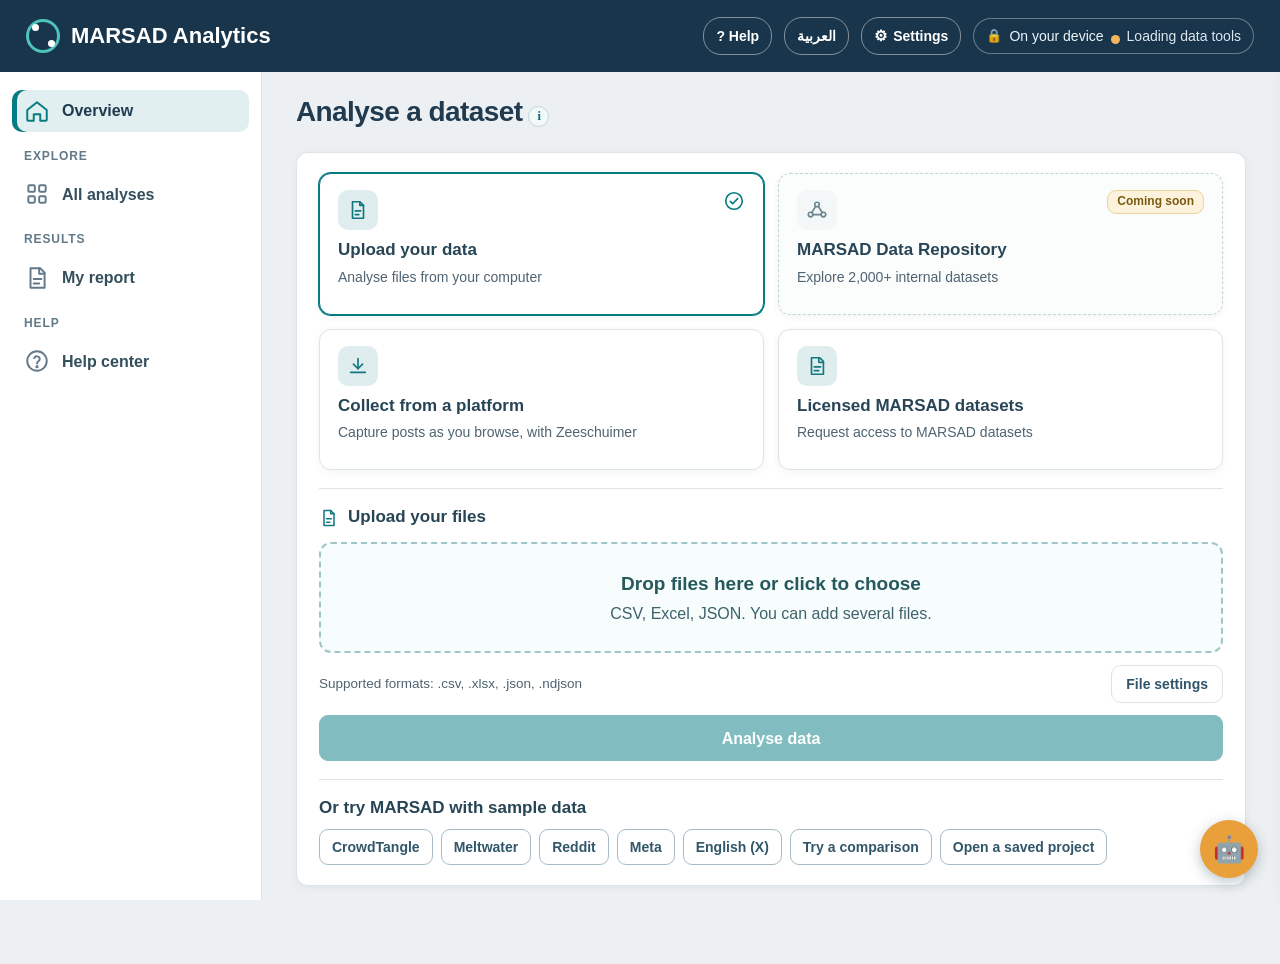
<file: index.html>
<!DOCTYPE html>
<html lang="en">
<head>
<meta charset="utf-8">
<meta name="viewport" content="width=device-width, initial-scale=1">
<title>MARSAD Analytics: web dashboard</title>
<!-- No web fonts: the page loads nothing from the internet, so your posts, your address and the fact that you opened
     it stay on your machine, and the page works offline. Arabic uses the fonts your system already has. -->
<meta name="color-scheme" content="light dark">
<script>
(function () {
  try {
    var v = localStorage.getItem("marsad_theme") || "system";
    var dark = v === "dark" || (v === "system" && window.matchMedia && window.matchMedia("(prefers-color-scheme: dark)").matches);
    document.documentElement.setAttribute("data-theme", dark ? "dark" : "light");
  } catch (e) { document.documentElement.setAttribute("data-theme", "light"); }
})();
</script>
<style>:root{--k-amb-20-100:#6b3d00;--k-amb-20-60:#5a4614;--k-amb-25-100:#8a5a00;--k-amb-25-80:#7a5a12;--k-amb-30-100:#9a5b00;--k-amb-40-100:#c98a00;--k-amb-55-80:#e9a03b;--k-amb-60-80:#f19d3d;--k-amb-65-100:#f6b44b;--k-amb-65-80:#f2b45a;--k-amb-70-100:#ffc766;--k-amb-70-60:#e2c67a;--k-amb-75-100:#ffe08a;--k-amb-75-60:#e8d49a;--k-amb-80-80:#f2dcaf;--k-amb-95-100:#fff8e6;--k-amb-95-80:#fdf3dd;--k-blu-100-20:#fafbfc;--k-blu-15-40:#1c2a35;--k-blu-15-60:#0f2231;--k-blu-15-80:#06283d;--k-blu-20-40:#203b4f;--k-blu-20-60:#18354c;--k-blu-25-20:#2f4554;--k-blu-25-40:#274555;--k-blu-25-60:#173a5e;--k-blu-30-20:#344e5c;--k-blu-30-40:#31566a;--k-blu-35-20:#4a6271;--k-blu-35-40:#2f5f8a;--k-blu-40-20:#4f6371;--k-blu-40-60:#2f5f9a;--k-blu-45-20:#637988;--k-blu-50-20:#69808d;--k-blu-70-20:#a7bbc5;--k-blu-75-40:#9fb7d6;--k-blu-85-20:#ccd7df;--k-blu-85-40:#c6d9e5;--k-blu-85-60:#c9d8ef;--k-blu-90-20:#dce4e9;--k-blu-90-40:#dfebf1;--k-blu-95-20:#edf0f2;--k-blu-95-40:#eef3f9;--k-blu-95-60:#eef3fb;--k-grn-25-60:#1e6b3a;--k-grn-65-40:#7fd4a8;--k-grn-95-40:#eaf6f2;--k-n-0:#000;--k-n-100:#fff;--k-n-15:#2b2b2b;--k-n-35:#595959;--k-red-25-60:#6b1f2a;--k-red-35-60:#8d2f24;--k-red-75-60:#e88b8b;--k-red-85-60:#f3c3ca;--k-red-95-80:#fdecee;--k-tea-100-20:#fbfcfc;--k-tea-100-40:#f7fcfc;--k-tea-100-60:#fbfefe;--k-tea-15-100:#004d51;--k-tea-20-100:#04666a;--k-tea-20-40:#21404f;--k-tea-20-80:#065f62;--k-tea-25-100:#057c81;--k-tea-25-40:#25595c;--k-tea-25-60:#15625a;--k-tea-25-80:#0b6a70;--k-tea-30-20:#3b5a67;--k-tea-30-40:#32616a;--k-tea-30-80:#11787f;--k-tea-35-20:#3e626b;--k-tea-35-40:#3a5f6c;--k-tea-40-20:#55717b;--k-tea-50-20:#6a8690;--k-tea-55-40:#4ec3b9;--k-tea-60-20:#8aa0ab;--k-tea-65-40:#8dc7c4;--k-tea-70-20:#9fc5c6;--k-tea-75-20:#a7ceca;--k-tea-75-40:#a4d2ce;--k-tea-80-20:#c3d4d8;--k-tea-85-20:#c9dadc;--k-tea-85-40:#cce8e5;--k-tea-90-40:#e3f2f2;--k-tea-95-20:#f4f7f8;--k-tea-95-40:#f2faf9;--k-tea-95-60:#eef6fa;--k-yel-10-40:#2a2410;--k-yel-20-80:#5c4708;--k-yel-30-80:#8a6d12;--k-yel-35-60:#8a7a23;--k-yel-45-60:#c9a227;--k-yel-70-80:#e7cd72;--k-yel-95-80:#fdf8e7;}
html[data-theme="dark"]{--k-amb-20-100:#ffc16e;--k-amb-20-60:#e7cb84;--k-amb-25-100:#ffc456;--k-amb-25-80:#ecc367;--k-amb-30-100:#ffb54a;--k-amb-40-100:#ffbb25;--k-amb-55-80:#b57723;--k-amb-60-80:#b46d1b;--k-amb-65-100:#aa7116;--k-amb-65-80:#9e6819;--k-amb-70-100:#97640c;--k-amb-70-60:#846b27;--k-amb-75-100:#7c5e0a;--k-amb-75-60:#6b5821;--k-amb-80-80:#5d4616;--k-amb-95-100:#382a05;--k-amb-95-80:#3d2d09;--k-blu-100-20:#13181d;--k-blu-15-40:#adc3d5;--k-blu-15-60:#a8cbe6;--k-blu-15-80:#95d2f7;--k-blu-20-40:#94bad6;--k-blu-20-60:#93bedf;--k-blu-25-20:#95b2c6;--k-blu-25-40:#91b9cf;--k-blu-25-60:#82b2e3;--k-blu-30-20:#8fb0c2;--k-blu-30-40:#81aec7;--k-blu-35-20:#819dae;--k-blu-35-40:#639bcd;--k-blu-40-20:#a7bcc9;--k-blu-40-60:#558ccf;--k-blu-45-20:#9db1be;--k-blu-50-20:#9ab0bd;--k-blu-70-20:#41535d;--k-blu-75-40:#324865;--k-blu-85-20:#2b3740;--k-blu-85-40:#253947;--k-blu-85-60:#1a2c47;--k-blu-90-20:#232d34;--k-blu-90-40:#1a2b34;--k-blu-95-20:#1c2225;--k-blu-95-40:#121d2a;--k-blu-95-60:#0e192c;--k-grn-25-60:#79dd9d;--k-grn-65-40:#337e57;--k-grn-95-40:#152b24;--k-n-0:#e0e0e0;--k-n-100:#141414;--k-n-15:#bfbfbf;--k-n-35:#9b9b9b;--k-red-25-60:#db7a88;--k-red-35-60:#d96a5d;--k-red-75-60:#772121;--k-red-85-60:#4d151d;--k-red-95-80:#31090e;--k-tea-100-20:#141a1a;--k-tea-100-40:#0f2222;--k-tea-100-60:#0b2222;--k-tea-15-100:#83f9ff;--k-tea-20-100:#6ef7fd;--k-tea-20-40:#95c0d5;--k-tea-20-80:#76f6fa;--k-tea-25-100:#5cf6fd;--k-tea-25-40:#8aced2;--k-tea-25-60:#7ee6db;--k-tea-25-80:#6decf4;--k-tea-30-20:#86acbc;--k-tea-30-40:#81bbc6;--k-tea-30-80:#63e5ee;--k-tea-35-20:#84afb9;--k-tea-35-40:#82aebe;--k-tea-40-20:#a0b8c1;--k-tea-50-20:#9ab2bb;--k-tea-55-40:#43a49b;--k-tea-60-20:#576973;--k-tea-65-40:#3f726f;--k-tea-70-20:#406263;--k-tea-75-20:#395d5a;--k-tea-75-40:#35605d;--k-tea-80-20:#314347;--k-tea-85-20:#2e4042;--k-tea-85-40:#22423f;--k-tea-90-40:#193030;--k-tea-95-20:#161e21;--k-tea-95-40:#112623;--k-tea-95-60:#10222b;--k-yel-10-40:#e3d7b1;--k-yel-20-80:#f7d87c;--k-yel-30-80:#edca5a;--k-yel-35-60:#dac760;--k-yel-45-60:#dbb02b;--k-yel-70-80:#8a7322;--k-yel-95-80:#352b09;--k-n-100:#1b262e;--k-n-0:#e4ecf1;--navy:#10212e;--navy2:#17303f;--bg:#131c23;--white:#1b262e;--ink:#e4ecf1;--muted:#a9bcc7;--border:#32434f;--teal:#39b3b4;--teal-dark:#5ccacb;--teal-light:#13343a;--grey-bg:#223039;--shadow:0 2px 9px rgba(0,0,0,.45);--amber:#f0c270;--amber-bg:#3a2f12;--amber-line:#6b5720;--ok-bg:#16301f;--ok:#7fd49a;--focus:#f0a94e;}
html[data-theme="dark"] .appbar,html[data-theme="dark"] .brand,html[data-theme="dark"] .sizebtn{color:#eaf2f7}
html[data-theme="dark"] .brand-mark:before,html[data-theme="dark"] .brand-mark:after{background:#eaf2f7}
html[data-theme="dark"] .brand-sub{color:#9fb6c4}
html[data-theme="dark"] .pill{color:#cfe6e4;background:#15293a;border-color:rgba(255,255,255,.28)}
html[data-theme="dark"] .sizebtn{border-color:rgba(255,255,255,.4)}
html[data-theme="dark"] .sizebtn:hover{background:rgba(255,255,255,.12)}
html[data-theme="dark"] .filebtn{background:#c98a2e;color:#1b1206}
html[data-theme="dark"] .ch-head{color:#eaf2f7}
html[data-theme="dark"] #chat .ch-head{background:#15293a;color:#eaf2f7}
html[data-theme="dark"] #chat .ch-head b{color:#eaf2f7}
html[data-theme="dark"] #chat .ch-head button{color:#eaf2f7;border-color:rgba(255,255,255,.4)}
html[data-theme="dark"] .fchip{background:#1f2d38;color:#dbe7ee;border-color:#3b4e5c}
html[data-theme="dark"] .fchip b{color:#fff}
html[data-theme="dark"] .fchip:hover{background:#27384564}
html[data-theme="dark"] .skip{background:#1b262e;color:#eaf2f7}
html[data-theme="dark"] .study span{color:#a9bcc7}
html[data-theme="dark"] .nav-label{color:#c2d2db}
html[data-theme="dark"] mark{background:#6b5a16;color:#fff6dd}
html[data-theme="dark"] .metric-label,html[data-theme="dark"] .metric span,
html[data-theme="dark"] .panel .small-print,html[data-theme="dark"] .basis{color:#c2d2db}
html[data-theme="dark"] .panel .small-print,html[data-theme="dark"] .basis{color:#a9bcc7}
html[data-theme="dark"] .metric-label,html[data-theme="dark"] .metric span{color:#bccbd4}
html[data-theme="dark"] .progress-row{color:#cfdbe3}
html[data-theme="dark"] .summary-list li{color:var(--ink)}
html[data-theme="dark"] .big,html[data-theme="dark"] .bignum{color:var(--ink)}
html[data-theme="dark"] .notices{background:#2b2615;border-left-color:#d8a64a;color:#f1e6cf}
html[data-theme="dark"] .notices b,html[data-theme="dark"] .notices strong{color:#fff}
html[data-theme="dark"] .notices .nbadge{background:#d8a64a;color:#2b2615}
html[data-theme="dark"] .qc{background:#243139;color:#dbe7ee;border-color:#3b4e5c}
html[data-theme="dark"] .qc:hover{background:#2c3b45}
html[data-theme="dark"] .notices .qc{background:#40371d;color:#f6ecd6;border-color:#7a6630}


:root{--navy:var(--k-blu-20-60);--navy2:var(--k-blu-25-40);--teal:var(--k-tea-25-100);--teal-dark:var(--k-tea-20-100);--teal-light:var(--k-tea-95-40);--bg:var(--k-blu-95-20);--white:var(--k-n-100);--ink:var(--k-blu-20-40);--muted:var(--k-blu-40-20);--border:var(--k-blu-90-20);--shadow:0 2px 9px rgba(19,45,62,.05);--focus:var(--k-amb-60-80);--amber:var(--k-amb-30-100);--amber-bg:var(--k-amb-95-100);--amber-line:var(--k-amb-80-80);--grey-bg:var(--k-blu-95-20);--ok-bg:var(--k-grn-95-40);--ok:var(--k-grn-25-60)}
*{box-sizing:border-box}
html,body{margin:0;min-height:100%;font-family:Arial,Helvetica,"Noto Naskh Arabic",sans-serif;color:var(--ink);background:var(--bg);font-size:16px;line-height:1.45}
[dir=rtl],.ar{font-family:"Noto Naskh Arabic","Geeza Pro","Segoe UI",Tahoma,Arial,sans-serif}
button,input,select,textarea{font:inherit}button{cursor:pointer}a{color:var(--teal-dark)}
button:focus-visible,input:focus-visible,select:focus-visible,textarea:focus-visible,[tabindex]:focus-visible{outline:3px solid var(--focus);outline-offset:2px}
h1,h2,h3,p{margin-top:0}
/* The app bar is wider than a phone: its content measures 429px at 390px wide. It scrolls its own
   controls rather than dragging the whole page sideways with it. */
.appbar{overflow-x:hidden}
.appbar{height:72px;background:var(--navy);color:var(--k-n-100);display:flex;align-items:center;justify-content:space-between;padding:0 26px;gap:16px;position:sticky;top:0;z-index:50}
.branding{display:flex;align-items:center;gap:11px}
.brand-mark{width:34px;height:34px;border:3px solid var(--k-tea-55-40);border-radius:50%;position:relative;flex:none}
.brand-mark:before,.brand-mark:after{content:"";position:absolute;width:7px;height:7px;border-radius:50%;background:var(--k-n-100)}
.brand-mark:before{top:2px;left:3px}.brand-mark:after{right:2px;bottom:3px}
.brand{font-size:22px;font-weight:800}.brand-sub{color:var(--k-blu-85-40);font-size:13px;margin-top:2px}
.top-right{display:flex;align-items:center;gap:12px;font-size:14px;color:var(--k-blu-90-40)}
.pill{border:1px solid rgba(255,255,255,.35);background:var(--navy);color:var(--k-tea-95-60);padding:7px 12px;border-radius:18px;white-space:nowrap}
#engine{max-width:40vw;overflow:hidden;text-overflow:ellipsis}
@media(max-width:900px){#engine{max-width:none}}
#engine.err{background:var(--k-red-35-60);border-color:var(--k-red-35-60);color:var(--k-n-100)}
.shell{display:grid;grid-template-columns:262px minmax(0,1fr);min-height:calc(100vh - var(--barh,72px))}
.sidebar{background:var(--k-n-100);border-right:1px solid var(--border);padding:18px 12px;position:sticky;top:var(--barh,72px);height:calc(100vh - var(--barh,72px));overflow:auto}
.nav-label{font-size:12px;font-weight:800;text-transform:uppercase;letter-spacing:.9px;color:var(--k-blu-45-20);margin:16px 12px 8px}
.nav-button{width:100%;display:flex;align-items:center;gap:12px;text-align:left;border:0;background:transparent;color:var(--k-blu-30-20);padding:10px 12px;border-radius:10px;min-height:50px;font-weight:700;margin-bottom:3px}
.nav-button .ico{width:26px;height:26px;flex:none;color:var(--k-blu-45-20)}
.nav-button.active{color:var(--k-tea-20-80);background:var(--teal-light);box-shadow:inset 4px 0 0 var(--teal)}
.nav-button.active .ico{color:var(--teal)}
.nav-button:hover:not(.active){background:var(--k-tea-95-20)}
.nav-desc{font-size:12.5px;color:var(--k-blu-40-20);display:block;margin-top:2px;font-weight:400}
.nav-count{margin-left:auto;font-size:12px;color:var(--k-blu-40-20);font-weight:700}
.side-footer{margin:18px 8px 0;padding:14px 6px;border-top:1px solid var(--border);font-size:13px;color:var(--k-blu-45-20);line-height:1.6}
.side-footer b{color:var(--ink)}
.content{padding:24px 34px 60px;max-width:1500px;width:100%;margin:0 auto;min-width:0}
.eyebrow{font-size:13.5px;color:var(--k-blu-50-20);font-weight:700;margin-bottom:8px}
.eyebrow a{color:var(--k-blu-50-20);text-decoration:none}.eyebrow a:hover{text-decoration:underline}
.title-row{display:flex;align-items:flex-start;justify-content:space-between;gap:16px;flex-wrap:wrap}
.page-title{font-size:32px;line-height:1.15;letter-spacing:-.6px;color:var(--k-blu-20-40);margin:0 0 8px}
.page-lead{font-size:18px;color:var(--muted);margin-bottom:0;max-width:820px}
.head-actions{display:flex;align-items:center;gap:10px;flex-wrap:wrap}
.btn{border:1px solid var(--k-blu-70-20);background:var(--k-n-100);border-radius:9px;min-height:44px;padding:9px 16px;font-weight:700;color:var(--k-blu-30-40);display:inline-flex;align-items:center;justify-content:center;gap:7px;text-decoration:none;white-space:nowrap}
.btn:hover{background:var(--k-tea-95-40)}.btn.primary{background:var(--teal);color:var(--k-n-100);border-color:var(--teal)}.btn.primary:hover{background:var(--teal-dark)}
.btn:disabled{opacity:.5;cursor:default}.btn.small{min-height:36px;padding:6px 12px;font-size:14px}
.info-line{margin:20px 0 16px;padding:12px 16px;border:1px solid var(--k-tea-85-40);background:var(--k-tea-95-40);color:var(--k-tea-25-40);border-radius:9px;display:flex;justify-content:space-between;align-items:center;gap:14px;font-size:15px;flex-wrap:wrap}
.section-heading{font-size:22px;color:var(--k-blu-20-40);margin:30px 0 6px}
.section-description{font-size:15.5px;color:var(--k-blu-45-20);margin:0 0 16px}
.metric-grid{display:grid;grid-template-columns:repeat(4,minmax(0,1fr));gap:16px;margin-top:16px}
.metric{padding:18px 20px;background:var(--k-n-100);border:1px solid var(--border);border-radius:12px;box-shadow:var(--shadow);min-height:108px}
.metric-label{font-size:15px;color:var(--k-blu-40-20);margin-bottom:8px}.metric-value{font-size:30px;font-weight:800;color:var(--k-blu-20-40);line-height:1.1}
.metric-small{font-size:13.5px;margin-top:6px;color:var(--k-blu-40-20)}.metric .date-value{font-size:20px}
.cards-2{display:grid;grid-template-columns:1fr 1fr;gap:18px}
.panel{background:var(--k-n-100);border:1px solid var(--border);border-radius:12px;box-shadow:var(--shadow);padding:20px 22px;min-width:0;margin-bottom:18px}
.cards-2 .panel{margin-bottom:0}
.panel-title{font-size:19px;font-weight:700;color:var(--k-blu-25-40);margin:0 0 4px}
.panel-description{color:var(--k-blu-45-20);font-size:14.5px;margin:0 0 12px}
.panel-actions{display:flex;justify-content:space-between;align-items:center;gap:10px;margin-top:14px;padding-top:14px;border-top:1px solid var(--k-blu-95-20);flex-wrap:wrap}
.text-button{padding:6px 0;border:0;background:none;color:var(--k-tea-25-100);font-weight:700;font-size:15px;min-height:36px}
.text-button:hover{text-decoration:underline}
.save-button{min-height:38px;padding:6px 12px;border:1px solid var(--k-tea-85-20);border-radius:8px;color:var(--k-tea-30-40);background:var(--k-n-100);font-size:14px;font-weight:700}
.save-button.saved{color:var(--k-tea-25-100);background:var(--k-grn-95-40);border-color:var(--k-tea-75-40)}
.summary-list{padding:0;margin:0;list-style:none}
.summary-list li{padding:12px 0;border-bottom:1px solid var(--k-blu-95-20);display:flex;align-items:flex-start;gap:12px;font-size:16px}
.summary-list li:last-child{border-bottom:0}
.dot{width:9px;height:9px;flex:0 0 9px;background:var(--teal);border-radius:50%;margin-top:8px}
.progress-row{display:grid;grid-template-columns:minmax(90px,1.2fr) minmax(100px,2fr) 50px;align-items:center;gap:12px;font-size:15px;margin:9px 0;cursor:pointer;border-radius:6px;padding:3px 4px}
.progress-row:hover{background:var(--k-tea-95-40)}
.bar-track{height:13px;border-radius:7px;background:var(--k-tea-95-20);overflow:hidden}.bar-fill{height:100%;background:var(--k-tea-30-80);border-radius:7px}
.explore-grid{display:grid;grid-template-columns:repeat(3,minmax(0,1fr));gap:14px}
.explore-card{display:flex;align-items:center;gap:14px;text-align:left;border:1px solid var(--border);border-radius:12px;padding:16px;background:var(--k-n-100);min-height:100px;box-shadow:var(--shadow);width:100%}
.explore-card:hover{background:var(--k-tea-95-40);border-color:var(--k-tea-75-20)}
a.explore-card{text-decoration:none;color:inherit;box-sizing:border-box}
.srcrow a.btn.small{text-decoration:none}
.explore-icon{flex:0 0 48px;height:48px;border-radius:10px;background:var(--k-tea-95-40);color:var(--k-tea-30-80);display:grid;place-items:center}
.explore-icon svg{width:26px;height:26px}
.explore-label{font-size:17px;font-weight:700;color:var(--k-blu-25-40);margin-bottom:3px}
.explore-detail{font-size:14px;color:var(--k-blu-40-20)}
.srcgrid{display:grid;grid-template-columns:repeat(2,minmax(0,1fr));gap:14px}
.srccard{display:block;text-align:left;border:1px solid var(--border);border-radius:12px;padding:16px 18px;background:var(--k-n-100);box-shadow:var(--shadow);width:100%;box-sizing:border-box;text-decoration:none;color:inherit}
.srccard:hover{background:var(--k-tea-100-40);border-color:var(--k-tea-75-20)}
.srccard.soon{background:var(--k-tea-100-20);border-style:dashed;border-color:var(--k-tea-80-20)}
.srccard.soon:hover{background:var(--k-tea-100-40)}
.srchead{display:flex;align-items:flex-start;justify-content:space-between;gap:10px;margin-bottom:8px}
.srchead .explore-icon{flex:0 0 40px;height:40px}
.srchead .explore-icon svg{width:22px;height:22px}
.srccard.soon .explore-icon{background:var(--k-tea-95-20);color:var(--k-tea-50-20)}
.srctitle{font-size:17px;font-weight:700;color:var(--k-blu-25-40);margin-bottom:4px}
.srcdesc{font-size:14px;color:var(--k-blu-40-20);line-height:1.5;margin-bottom:10px}
.srcgo{font-size:14px;font-weight:700;color:var(--k-tea-30-80)}
.srccard.soon .srcgo{color:var(--k-tea-50-20)}
.badge{font-size:12px;font-weight:700;border-radius:9px;padding:2px 9px;white-space:nowrap;border:1px solid}
.badge.ok{color:var(--k-tea-25-60);background:var(--k-tea-95-40);border-color:var(--k-tea-75-40)}
.badge.soon{color:var(--k-amb-25-80);background:var(--k-amb-95-80);border-color:var(--k-amb-75-60)}
.badge.ext{color:var(--k-blu-35-20);background:var(--k-blu-95-20);border-color:var(--k-blu-85-20)}
#toast{position:fixed;inset-inline-start:50%;transform:translateX(-50%);inset-block-end:26px;z-index:90;background:var(--navy);color:var(--white);padding:11px 18px;border-radius:11px;font-weight:700;font-size:15px;opacity:0;pointer-events:none;transition:opacity .18s}
#toast.on{opacity:1}
.postbar.sticky{position:sticky;top:0;z-index:3;background:var(--white);padding:10px 0;border-bottom:1px solid var(--border)}
.postpager{display:flex;align-items:center;gap:12px;flex-wrap:wrap;padding:8px 0}
.postpager.sticky2{position:sticky;top:52px;z-index:2;background:var(--white);border-bottom:1px solid var(--border)}
.hlsw{display:inline-flex;align-items:center;gap:6px;font-size:14px;color:var(--muted)}
.tbl{position:relative}
table.g thead th{position:sticky;top:0;z-index:2;background:var(--grey-bg)}
.viewtabs.sub{position:sticky;top:0;z-index:3;background:var(--white);padding:6px 0}
.drawer{position:fixed;inset-block:var(--barh,72px) 0;inset-inline-end:0;width:min(420px,92vw);background:var(--white);border-inline-start:1px solid var(--border);box-shadow:-6px 0 24px rgba(0,0,0,.14);z-index:70;display:flex;flex-direction:column}
html[dir="rtl"] .drawer{box-shadow:6px 0 24px rgba(0,0,0,.14)}
.drawer[hidden]{display:none}
.drawer-head{display:flex;align-items:center;justify-content:space-between;gap:10px;padding:16px 18px;border-bottom:1px solid var(--border);font-size:17px}
.drawer-body{flex:1;overflow:auto;padding:16px 18px}
.drawer-foot{display:flex;gap:10px;justify-content:flex-end;padding:14px 18px;border-top:1px solid var(--border)}
.fieldhelp{font-size:13px;color:var(--muted);margin:4px 0 0;line-height:1.45}
.optbadge{display:inline-flex;align-items:center;justify-content:center;min-width:20px;height:20px;margin-inline-start:7px;border-radius:10px;background:var(--teal);color:var(--white);font-size:12px;font-weight:800;padding:0 6px}
.sliders{margin-inline-end:6px}
.methods{margin:12px 0 0;border:1px solid var(--border);border-radius:11px;padding:12px 14px;background:var(--grey-bg)}
.methods summary{cursor:pointer;font-weight:700;color:var(--ink);min-height:30px}
.methods p{margin:8px 0 0;line-height:1.55}
.settabs{display:flex;gap:8px;border-bottom:1px solid var(--border);margin:0 0 16px}
.settab{background:none;border:0;border-bottom:3px solid transparent;padding:10px 14px;font-size:15px;font-weight:700;color:var(--muted);cursor:pointer;min-height:44px}
.settab.on{color:var(--teal);border-bottom-color:var(--teal)}
.settab:hover{color:var(--ink)}
.qcseg{margin:0 2px}
.segset{display:inline-flex;border:1px solid var(--border);border-radius:10px;overflow:hidden;margin:4px 0 2px}
.seg{background:var(--white);border:0;padding:9px 16px;font-size:14px;font-weight:700;color:var(--muted);cursor:pointer;min-height:40px;border-inline-end:1px solid var(--border)}
.seg:last-child{border-inline-end:0}
.seg.on{background:var(--teal);color:var(--white)}
.seg:hover:not(.on){background:var(--teal-light)}
.srcsamples{border-top:1px solid var(--border);margin-top:18px;padding-top:16px}
.srccard.on{border-color:var(--teal);border-style:solid;box-shadow:0 0 0 1px var(--teal),var(--shadow);background:var(--k-n-100)}
.srcpick{color:var(--teal);display:inline-flex}
.srcpick svg{width:22px;height:22px}
.srcopen{border-top:1px solid var(--border);margin-top:18px;padding-top:16px}
.srcopen-h{display:flex;align-items:center;gap:9px;font-size:17px;color:var(--k-blu-25-40);margin:0 0 12px}
.srcopen-h svg{width:20px;height:20px;color:var(--k-tea-30-80)}
.srcopen p{margin:0 0 10px;color:var(--k-blu-30-20);line-height:1.55}
.srcsteps{margin:0 0 12px;padding-inline-start:22px;color:var(--k-blu-30-20);line-height:1.6}
.srcsteps li{margin-bottom:8px}
.srcsteps a{color:var(--k-tea-30-80)}
.srcsteps .small-print{display:block}
.catgrid{display:grid;grid-template-columns:repeat(auto-fit,minmax(210px,1fr));gap:10px;margin:0 0 14px}
.catcard{display:flex;flex-direction:column;gap:4px;text-align:start;border:1px solid var(--border);border-radius:12px;padding:12px 14px;background:var(--k-n-100);width:100%;box-sizing:border-box;color:inherit;cursor:pointer;min-height:44px}
.catcard:hover{background:var(--k-tea-100-40);border-color:var(--k-tea-75-20)}
.catcard.empty{border-style:dashed;background:var(--k-tea-100-20)}
.cathead{display:flex;align-items:center;justify-content:space-between;gap:8px;margin-bottom:2px}
.catcard .explore-icon{flex:none}
.catcount{font-size:11px;font-weight:600;color:var(--k-blu-35-20);text-align:end;line-height:1.3}
.cattitle{font-size:15px;font-weight:650;color:var(--ink)}
.catdesc{font-size:13px;line-height:1.45;color:var(--k-blu-35-20)}
.catbar{display:flex;align-items:center;flex-wrap:wrap;gap:10px;margin:0 0 10px}
.catbar .srcsub{margin:0}
.catnote{margin-top:12px;padding-top:10px;border-top:1px solid var(--border)}
.cform{display:grid;grid-template-columns:repeat(auto-fit,minmax(150px,1fr));gap:10px;margin:0 0 10px}
.cform label{display:flex;flex-direction:column;gap:4px;font-size:13px;font-weight:600;color:var(--k-blu-40-20)}
.cform .cq{grid-column:1/-1}
.cform .cmode{grid-column:span 2}
.cform input,.cform select{min-height:44px;padding:8px 10px;border:1px solid var(--border);border-radius:8px;background:var(--white);color:var(--ink);font-size:15px;font-weight:400}
.cmsg{margin-top:10px;padding:10px 12px;border-radius:8px;font-size:14px;line-height:1.5;background:var(--grey-bg);color:var(--k-blu-30-20);border:1px solid var(--border)}
.cmsg.bad{background:var(--amber-bg);color:var(--k-amb-25-80);border-color:var(--amber-line)}
.cmsg.ok{background:var(--ok-bg);color:var(--k-grn-25-60);border-color:var(--k-grn-65-40)}
.srcmore{margin-top:20px;border-top:1px solid var(--border);padding-top:12px}
.srcmore summary{cursor:pointer;font-weight:600;color:var(--k-blu-25-40);min-height:44px;display:flex;align-items:center}
.ckey{margin:0 0 10px;padding:12px;border:1px solid var(--border);border-radius:10px;background:var(--grey-bg)}
.ckey label{display:flex;flex-direction:column;gap:4px;font-size:13px;font-weight:600;color:var(--k-blu-40-20)}
.ckey input[type=password]{min-height:44px;padding:8px 10px;border:1px solid var(--border);border-radius:8px;background:var(--white);color:var(--ink);font-size:15px;font-weight:400;width:100%;box-sizing:border-box}
.ckeyrow{display:flex;flex-wrap:wrap;justify-content:space-between;align-items:center;gap:10px;margin-top:8px}
.cbox{flex-direction:row !important;align-items:center;gap:8px !important;min-height:44px;font-weight:400 !important;color:var(--k-blu-30-20) !important;font-size:14px !important}
.cbox input{width:20px;height:20px}
.ckeyrow a{color:var(--k-tea-30-80);font-size:14px}
.ckey .small-print{margin:6px 0 0}
.ckeylinks{display:flex;gap:14px;align-items:center;flex-wrap:wrap}
.linkbtn{background:none;border:0;padding:0;color:var(--k-tea-30-80);font-size:14px;cursor:pointer;text-decoration:underline;font-family:inherit;min-height:44px}
.srcsamples-h{font-size:17px;color:var(--k-blu-25-40);margin:0;font-weight:600}
.srcsub{font-size:15px;color:var(--k-blu-25-40);margin:18px 0 8px;font-weight:600}
.colgrid{display:grid;grid-template-columns:repeat(auto-fit,minmax(260px,1fr));gap:14px;margin:0 0 12px}
.colgrid h4{font-size:13px;text-transform:uppercase;letter-spacing:.04em;color:var(--k-blu-40-20);margin:0 0 6px;font-weight:600}
.collist{list-style:none;margin:0;padding:0}
.collist li{display:flex;justify-content:space-between;align-items:baseline;gap:10px;padding:4px 0;border-bottom:1px solid var(--border);font-size:14px}
.collist li:last-child{border-bottom:0}
.colname{color:var(--k-blu-30-20)}
.colneed{font-size:11px;white-space:nowrap}
.badge.free,.badge.ready{color:var(--k-tea-25-60);background:var(--k-tea-95-40);border-color:var(--k-tea-75-40)}
.badge.key{color:var(--k-blu-35-20);background:var(--k-blu-95-20);border-color:var(--k-blu-85-20)}
.badge.approval{color:var(--k-amb-25-80);background:var(--k-amb-95-80);border-color:var(--k-amb-75-60)}

.uprow{display:flex;align-items:center;justify-content:space-between;gap:12px;flex-wrap:wrap;margin:12px 0}
.upset summary{cursor:pointer;font-size:14px;font-weight:700;color:var(--k-blu-30-40);border:1px solid var(--border);border-radius:10px;padding:8px 14px;list-style:none;min-height:38px;display:inline-flex;align-items:center}
.upset summary::-webkit-details-marker{display:none}
.upset summary:hover{background:var(--k-tea-100-40)}
.upset[open] summary{background:var(--k-tea-95-40)}
.upset .opts{margin-top:10px;display:flex;gap:14px;flex-wrap:wrap}
.btn.wide{width:100%;justify-content:center;text-align:center;display:flex;align-items:center;min-height:46px;font-size:16px}
a.btn.wide{text-decoration:none}
.srcsamples h3{font-size:16px;color:var(--k-blu-25-40);margin:0 0 2px}
.explore-card.soon{background:var(--k-tea-100-20);border-style:dashed;border-color:var(--k-tea-80-20)}
.explore-card.soon .explore-icon{background:var(--k-tea-95-20);color:var(--k-tea-50-20)}
.explore-card.soon .explore-label{color:var(--k-blu-35-20)}
.srcrow{margin-top:10px}
.btn.small.soonbtn{border-style:dashed;color:var(--k-blu-35-20)}
.btn.small.soonbtn:hover{background:var(--k-tea-100-40)}
.soontag{display:inline-block;margin-inline-start:8px;font-size:12px;font-weight:700;color:var(--k-amb-25-80);background:var(--k-amb-95-80);border:1px solid var(--k-amb-75-60);border-radius:9px;padding:1px 7px;vertical-align:2px}
@media (max-width:760px){.srcgrid{grid-template-columns:1fr}}
.arrow{color:var(--k-tea-40-20);margin-left:auto;font-size:24px}
/* analysis tiles */
.tiles{display:grid;grid-template-columns:repeat(auto-fill,minmax(280px,1fr));gap:14px}
.tile{position:relative;text-align:left;border:1px solid var(--border);border-radius:12px;padding:16px 16px 14px;background:var(--k-n-100);box-shadow:var(--shadow);display:flex;flex-direction:column;gap:6px;min-height:150px;width:100%}
.tile:hover{border-color:var(--k-tea-75-20);background:var(--k-tea-100-60)}
.tile .t-title{font-size:17.5px;font-weight:700;color:var(--k-tea-20-40);padding-right:34px}
.tile .t-short{font-size:14.5px;color:var(--k-blu-45-20);flex:1}
.tile .t-foot{display:flex;align-items:center;gap:8px;flex-wrap:wrap}
.info-btn{position:absolute;top:12px;right:12px;width:30px;height:30px;border-radius:50%;border:1px solid var(--k-tea-80-20);background:var(--k-tea-95-40);color:var(--k-tea-25-80);font-weight:800;font-family:Georgia,serif;font-size:15px;display:grid;place-items:center;padding:0}
.info-btn:hover{background:var(--k-tea-90-40)}
.info-mini{display:inline-grid;place-items:center;width:21px;height:21px;border-radius:50%;border:1px solid var(--k-tea-80-20);background:var(--k-tea-95-40);color:var(--k-tea-25-80);font:700 12.5px Georgia,serif;margin-left:6px;vertical-align:1px;cursor:help;flex:none}
.info-mini:hover{background:var(--k-tea-90-40)}
.status{font-size:12.5px;font-weight:700;padding:3px 9px;border-radius:12px;white-space:nowrap}
.st-ready{background:var(--ok-bg);color:var(--ok)}.st-off{background:var(--grey-bg);color:var(--k-blu-40-20)}.st-soon{background:var(--amber-bg);color:var(--amber)}.st-wait{background:var(--k-blu-95-40);color:var(--k-blu-35-40)}
.tile.off{background:var(--k-blu-100-20)}.tile.off .t-title{color:var(--k-blu-40-20)}
.tag{font-size:12px;padding:3px 8px;border-radius:7px;background:var(--k-tea-95-20);color:var(--k-tea-30-20)}
/* tooltip */
#tip{position:fixed;z-index:120;max-width:480px;background:var(--k-n-100);border:1px solid var(--k-tea-85-20);border-radius:12px;box-shadow:0 12px 32px rgba(19,45,62,.18);padding:16px 18px;font-size:14.5px;color:var(--k-blu-25-20);display:none;pointer-events:none}
#tip.show{display:block}
#tip h4{margin:0 0 8px;font-size:16.5px;color:var(--k-blu-20-40)}
#tip .lbl{font-size:12px;font-weight:800;text-transform:uppercase;letter-spacing:.6px;color:var(--k-blu-45-20);margin:10px 0 3px}
#tip p{margin:0}
#tip .st{margin-top:10px;font-weight:700}
/* analysis page */
.chips{display:flex;flex-wrap:wrap;gap:10px;margin:4px 0 6px}
.chip{background:var(--k-n-100);border:1px solid var(--border);border-radius:10px;padding:10px 14px;cursor:help;min-width:120px}
.chip b{display:block;font-size:22px;color:var(--k-blu-20-40)}.chip span{font-size:13px;color:var(--k-blu-45-20)}
.viewtabs{display:flex;gap:6px;flex-wrap:wrap;margin:4px 0 10px}
.viewtabs button{border:1px solid var(--k-tea-80-20);background:var(--k-n-100);color:var(--k-tea-30-40);border-radius:18px;min-height:38px;padding:6px 14px;font-size:14.5px;font-weight:700}
.viewtabs button.on{color:var(--k-tea-20-80);background:var(--teal-light);border-color:var(--k-tea-65-40)}
.fig{width:100%;min-height:240px}
.tipline{font-size:14px;color:var(--k-tea-40-20);background:var(--k-tea-95-20);border-radius:8px;padding:9px 12px;margin-top:8px}
ul.notes{margin:0;padding-left:20px}ul.notes li{margin:6px 0;color:var(--k-blu-35-20)}
table.g{border-collapse:collapse;width:100%;font-size:14.5px}
table.g th,table.g td{border-bottom:1px solid var(--k-blu-95-20);padding:8px 10px;text-align:left;vertical-align:top}
table.g th{background:var(--k-tea-95-20);color:var(--k-tea-40-20);font-weight:700;position:sticky;top:0;cursor:help}
table.g tr.click{cursor:pointer}table.g tr.click:hover td{background:var(--k-tea-95-40)}
.tbl{max-height:460px;overflow:auto;border:1px solid var(--border);border-radius:9px}
details.box{background:var(--k-n-100);border:1px solid var(--border);border-radius:12px;box-shadow:var(--shadow);margin-bottom:18px}
details.box>summary{cursor:pointer;padding:16px 22px;font-size:18px;font-weight:700;color:var(--k-blu-25-40);list-style:none;display:flex;align-items:center;gap:10px}
details.box>summary::-webkit-details-marker{display:none}
details.box>summary:before{content:"›";font-size:24px;color:var(--k-tea-40-20);transition:transform .15s;display:inline-block}
details.box[open]>summary:before{transform:rotate(90deg)}
details.box>summary .sub{font-size:14px;color:var(--k-blu-50-20);font-weight:400}
details.box>.inner{padding:0 22px 20px}
.pgrid{display:grid;grid-template-columns:repeat(auto-fill,minmax(230px,1fr));gap:10px 18px}
.pgrid label{font-size:14px;color:var(--k-blu-35-20);display:block;margin-bottom:4px;font-weight:700}
.pgrid input[type=text],.pgrid input[type=number],.pgrid select,.pgrid textarea{width:100%;padding:8px 10px;border:1px solid var(--k-tea-75-20);border-radius:8px;background:var(--k-n-100);min-height:42px}
.howbox p{font-size:15.5px;color:var(--k-blu-30-20)}
.msg{padding:16px 18px;border-radius:12px;background:var(--amber-bg);border:1px solid var(--amber-line);font-size:16px;margin:12px 0;color:var(--k-amb-20-60)}
.msg.grey{background:var(--k-blu-95-20);border-color:var(--k-blu-90-20);color:var(--k-blu-30-20)}.msg.err{background:var(--k-red-95-80);border-color:var(--k-red-85-60);color:var(--k-red-25-60)}
.msg b{display:block;font-size:18px;margin-bottom:4px}
.drop{border:2px dashed var(--k-tea-70-20);border-radius:12px;padding:26px;text-align:center;color:var(--k-tea-35-20);background:var(--k-tea-100-40);cursor:pointer;font-size:16px}
.drop.over{background:var(--k-tea-95-40);border-color:var(--teal)}
.drop b{display:block;font-size:19px;margin-bottom:4px;color:var(--k-tea-25-40)}
.samples{display:flex;gap:8px;flex-wrap:wrap;margin-top:8px}
.samples[hidden]{display:none}
.langchip{font-size:11px;padding:1px 6px;border-radius:9px;border:1px solid var(--line);color:var(--muted);white-space:nowrap}
.notices{margin:0 0 18px;border-left:5px solid var(--k-amb-40-100);background:var(--k-amb-95-100)}
.notices .nbadge{display:inline-block;min-width:20px;padding:0 6px;border-radius:10px;background:var(--k-amb-40-100);color:var(--k-n-100);font-size:12px;text-align:center;vertical-align:middle}
.notice-go{margin-inline-start:6px;vertical-align:baseline}
@media (prefers-color-scheme:dark){.notices{background:var(--k-yel-10-40);color:var(--k-yel-70-80)}.notices .nbadge{background:var(--k-yel-30-80)}}
.explo{margin:0 0 10px;padding:9px 12px;border:1px solid var(--k-yel-45-60);border-left-width:4px;border-radius:6px;background:var(--k-yel-95-80);color:var(--k-yel-20-80);font-size:13px;line-height:1.5}
.explo strong{letter-spacing:.03em;text-transform:uppercase;font-size:11px}
@media (prefers-color-scheme:dark){.explo{background:var(--k-yel-10-40);color:var(--k-yel-70-80);border-color:var(--k-yel-30-80)}}
.langchip.lang-ar{border-color:var(--k-yel-45-60);color:var(--k-yel-30-80);background:var(--k-yel-95-80)}
@media (prefers-color-scheme:dark){.langchip.lang-ar{border-color:var(--k-yel-30-80);color:var(--k-yel-70-80);background:var(--k-yel-10-40)}}
.steps{display:grid;grid-template-columns:repeat(3,1fr);gap:14px;margin:18px 0}
.step{background:var(--k-n-100);border:1px solid var(--border);border-radius:12px;padding:16px}
.step .n{width:32px;height:32px;border-radius:50%;background:var(--teal);color:var(--k-n-100);display:grid;place-items:center;font-weight:800;margin-bottom:8px}
.searchbox{padding:12px 14px;border:1px solid var(--k-blu-70-20);border-radius:9px;width:100%;max-width:520px;margin:4px 0 20px;font-size:16px}
.small-print{font-size:13.5px;color:var(--k-blu-40-20)}
#busy{position:fixed;inset:0;background:rgba(245,247,249,.6);display:none;align-items:center;justify-content:center;z-index:90}
#busy.on{display:flex}
#busy .in{background:var(--k-n-100);border:1px solid var(--border);border-radius:12px;padding:18px 24px;box-shadow:0 8px 24px rgba(0,0,0,.08);font-size:16px}
.spin{display:inline-block;width:16px;height:16px;border:3px solid var(--k-blu-85-20);border-top-color:var(--teal);border-radius:50%;animation:sp 1s linear infinite;vertical-align:-3px;margin-right:9px}
@keyframes sp{to{transform:rotate(360deg)}}
.modal-scrim{display:none;position:fixed;z-index:100;inset:0;background:rgba(13,37,51,.45);padding:24px;align-items:center;justify-content:center}
.modal-scrim.open{display:flex}
.modal{background:var(--k-n-100);border-radius:15px;max-width:720px;width:100%;max-height:88vh;overflow:auto;padding:26px 28px;box-shadow:0 10px 35px var(--k-blu-15-40)}
.modal-head{display:flex;justify-content:space-between;gap:12px;align-items:flex-start}
.modal-head h2{font-size:23px;margin:0 0 8px}
.close-modal{border:0;background:var(--k-tea-95-20);border-radius:8px;width:42px;height:42px;font-size:22px;flex:none}
.post{border-bottom:1px solid var(--border);padding:12px 0}
.post .m{font-size:13px;color:var(--k-blu-40-20);margin-bottom:4px}
.recent-row{display:flex;flex-wrap:wrap;gap:8px}
.pin-btn{position:absolute;top:12px;right:46px;width:30px;height:30px;border-radius:50%;border:1px solid var(--k-blu-85-20);background:var(--k-n-100);color:var(--k-yel-35-60);font-size:15px;line-height:1;display:grid;place-items:center;padding:0;z-index:2}
.pin-btn.on{background:var(--k-amb-95-100);border-color:var(--k-amb-70-60)}
details.secblock > summary{cursor:pointer;list-style:none}
details.secblock > summary::-webkit-details-marker{display:none}
details.secblock > summary::before{content:"▾";margin-inline-end:8px;font-size:13px;color:var(--k-blu-40-20)}
details.secblock:not([open]) > summary::before{content:"▸"}
[dir="rtl"] .pin-btn{right:auto;left:46px}
pre.code{background:var(--k-blu-15-60);color:var(--k-blu-95-40);padding:12px 14px;border-radius:8px;overflow:auto;font-size:13px;line-height:1.5;text-align:left}
.study-grid{display:grid;grid-template-columns:repeat(auto-fill,minmax(240px,1fr));gap:12px}.study{display:flex;flex-direction:column;gap:4px;text-align:start;color:var(--ink);background:var(--k-n-100);border:1px solid var(--border);border-radius:12px;padding:14px;cursor:pointer;font:inherit}.study:hover{border-color:var(--teal)}.study b{font-size:16px}.study span{font-size:13.5px;color:var(--k-blu-40-20)}
ol.steps{display:flex;flex-direction:column;gap:10px;padding-inline-start:26px}ol.steps .tile{max-width:640px}
/* Arabic right-to-left layout, from the v1.5 Arabic and RTL review. Applied only in Arabic; calculations and chart order are unchanged. */
[dir="rtl"] body{font-family:"Noto Naskh Arabic","Geeza Pro","Segoe UI",Tahoma,Arial,sans-serif;text-align:start}
[dir="rtl"] .sidebar{border-right:0;border-left:1px solid var(--border)}
[dir="rtl"] .nav-button,[dir="rtl"] .tile,[dir="rtl"] .explore-card,[dir="rtl"] .hc-row,[dir="rtl"] .study{text-align:right}
[dir="rtl"] .nav-button.active{box-shadow:inset -5px 0 0 var(--sec,var(--teal))}
[dir="rtl"] .nav-count,[dir="rtl"] .arrow{margin-left:0;margin-right:auto}
[dir="rtl"] .arrow{transform:scaleX(-1)}
[dir="rtl"] .tile{border-left:1px solid var(--border);border-right:5px solid var(--sec,var(--border))}
[dir="rtl"] .t-main{padding-inline-end:34px}
[dir="rtl"] .info-btn{right:auto;left:12px}
[dir="rtl"] .info-btn.inline{margin-left:0;margin-right:10px}
[dir="rtl"] .sec-band{border-left:0;border-right:6px solid var(--sec)}
[dir="rtl"] .secblock .section-heading{border-left:0;border-right:5px solid var(--sec);padding-left:0;padding-right:10px}
[dir="rtl"] .menu-list{right:auto;left:0}
[dir="rtl"] .menu-list button{text-align:right}
[dir="rtl"] .crumbs .backbtn{margin-right:0;margin-left:10px}
[dir="rtl"] .quick{margin-inline-start:10px}
[dir="rtl"] .sp-row input,[dir="rtl"] #toolSearch,[dir="rtl"] #hcq{text-align:right}
[dir="rtl"] .post .t{direction:inherit;text-align:start;unicode-bidi:plaintext}
[dir="rtl"] .post .m,[dir="rtl"] .tbl td[dir="auto"]{unicode-bidi:plaintext}
[dir="rtl"] .hc-en-details{direction:rtl;text-align:right}
[dir="rtl"] .hc-en-details > div{direction:ltr;text-align:left;font-family:Arial,Helvetica,sans-serif}
[dir="rtl"] .hc-ar-summary{direction:rtl;text-align:right;line-height:1.9}
[dir="rtl"] .hc-ar-summary h3{margin:12px 0 4px;font-size:16px}
[dir="rtl"] .hc-ar-note{background:var(--k-blu-95-20);padding:9px 12px;border-radius:8px}
[dir="rtl"] .fig,[dir="rtl"] .js-plotly-plot,[dir="rtl"] #fullfig{direction:ltr}
[dir="rtl"] .meter{direction:ltr}
[dir="rtl"] .page-title{letter-spacing:0;line-height:1.5}
[dir="rtl"] .appbar,[dir="rtl"] .top-right{direction:rtl}
[dir="rtl"] .basis,[dir="rtl"] .viewnote,[dir="rtl"] .hc-body{line-height:1.8}
[dir="rtl"] #chat{right:auto;left:0;box-shadow:6px 0 24px rgba(19,45,62,.22);transform:translateX(-105%)}
[dir="rtl"] #chat.open{transform:translateX(0)}
[dir="rtl"] pre.code,[dir="rtl"] code{direction:ltr;text-align:left;unicode-bidi:isolate}
[dir="rtl"] .fchip,[dir="rtl"] .qc{text-align:right}
[dir="rtl"] .skip{left:auto;right:-9999px}[dir="rtl"] .skip:focus{right:12px;left:auto}
/* The bar can wrap, so --barh carries its measured height to everything parked below it. */
@media (max-width:760px){[dir="rtl"] .top-right{flex-wrap:wrap;gap:6px}[dir="rtl"] .appbar{height:auto;min-height:72px;flex-wrap:wrap;padding-block:10px}}
[dir=rtl] .summary-list li > span:last-child,[dir=rtl] .basis,[dir=rtl] .study span,[dir=rtl] main p,[dir=rtl] main li,[dir=rtl] main td,[dir=rtl] main th,[dir=rtl] #modalBody p,[dir=rtl] #modalBody li,[dir=rtl] #modalBody td,[dir=rtl] .small-print,[dir=rtl] .msg{unicode-bidi:plaintext}
[dir=rtl] .crumbs .sep{transform:scaleX(-1);display:inline-block}
.filterbar{display:flex;flex-wrap:wrap;gap:8px;align-items:center;margin:0 0 14px}.fchip{border:1px solid var(--border);background:var(--k-n-100);border-radius:16px;padding:5px 12px;font:inherit;font-size:13.5px;cursor:pointer}.fchip.on{border-color:var(--teal);background:var(--k-tea-95-40)}.fchip.reset{border-color:var(--k-amb-40-100);color:var(--k-amb-25-100)}.fon{font-size:13px;font-weight:700;color:var(--k-amb-25-100)}
.fset{border:1px solid var(--border);border-radius:8px;margin:10px 0;padding:8px 12px;display:flex;flex-wrap:wrap;gap:6px 16px}.fset legend{font-weight:700;padding:0 4px}
.basis{font-size:13px;color:var(--k-blu-40-20);margin:6px 0 0}.quick{display:inline-flex;gap:8px;align-items:center;margin-inline-start:10px}.qc{font-size:13px;border:1px solid var(--border);background:var(--k-n-100);border-radius:14px;padding:3px 10px;cursor:pointer}.qc.on{background:var(--k-tea-95-40);border-color:var(--teal)}label.qc select{border:0;background:transparent;font:inherit}
.postbar{display:flex;gap:10px;align-items:center;flex-wrap:wrap;margin-bottom:6px}.sp-row{display:flex;gap:8px;flex-wrap:wrap}.sp-row input{flex:1;min-width:220px;padding:9px 12px;border:1px solid var(--border);border-radius:10px;font:inherit}
.searchposts{margin-top:18px}.viewnote{margin-top:14px}.meter{display:inline-block;width:120px;height:8px;background:var(--k-blu-95-20);border-radius:4px;vertical-align:middle;overflow:hidden}.meter span{display:block;height:100%;background:var(--teal)}
#fullscr{display:none;position:fixed;inset:0;background:var(--k-n-100);z-index:60;padding:14px 20px}#fullscr.open{display:flex;flex-direction:column}.fs-head{display:flex;justify-content:space-between;align-items:center;margin-bottom:8px}#fullfig{flex:1;min-height:0}
@media print{.filterbar{display:none}}
.t-main{all:unset;display:flex;flex-direction:column;gap:6px;flex:1;cursor:pointer;justify-content:space-between;padding-inline-end:34px}.t-main::after{content:"";position:absolute;inset:0;border-radius:12px}.t-main:focus-visible::after{outline:3px solid var(--focus);outline-offset:2px}.tile .info-btn{z-index:2}.tile:hover{border-color:var(--k-tea-70-20)}
.tabset{display:flex;gap:6px;flex-wrap:wrap}
.skip{position:absolute;left:-9999px;top:8px;z-index:100;background:var(--k-n-100);color:var(--navy);border:3px solid var(--focus);border-radius:8px;padding:8px 14px;font-weight:700}.skip:focus{left:12px}
@media(max-width:900px){.branding{flex-shrink:0}.top-right{min-width:0;overflow-x:auto;flex:1;justify-content:flex-start;scrollbar-width:thin}}
@media (prefers-reduced-motion: reduce){*,*::before,*::after{animation-duration:.01ms!important;animation-iteration-count:1!important;transition:none!important;scroll-behavior:auto!important}}
table.g tr.hit td{background:var(--k-grn-95-40);font-weight:600}
.chk-a{display:flex;gap:14px;margin-top:6px;flex-wrap:wrap}.chk-a select{min-width:160px}
.post .t{font-size:16px;line-height:1.7;white-space:pre-wrap;word-wrap:break-word}
.post mark{background:var(--k-amb-75-100);padding:0 2px;border-radius:2px}
.report-list{margin:14px 0;padding:0;list-style:none}
.report-list li{padding:12px;border-bottom:1px solid var(--border);display:flex;justify-content:space-between;gap:10px;align-items:center}
.mobile-nav{display:none}
.dlrow{display:flex;gap:8px;flex-wrap:wrap;align-items:center}
.lang-note{font-size:14px;color:var(--k-tea-40-20)}

.panel-head{display:flex;justify-content:space-between;align-items:center;gap:10px;flex-wrap:wrap;margin-bottom:8px}
.panel-head .panel-title{margin:0}
.tools{display:flex;gap:6px;align-items:center;flex-wrap:wrap}
.iconbtn{border:1px solid var(--border);background:var(--k-n-100);border-radius:7px;min-height:32px;padding:4px 10px;font-size:13px;font-weight:700;color:var(--k-tea-35-40)}
.iconbtn:hover{background:var(--k-tea-95-40)}.iconbtn.on{background:var(--k-grn-95-40);border-color:var(--k-tea-75-40);color:var(--k-tea-25-100)}
.menu{position:relative}
.menu-list{position:absolute;right:0;top:36px;background:var(--k-n-100);border:1px solid var(--border);border-radius:9px;box-shadow:0 8px 22px rgba(19,45,62,.14);z-index:30;min-width:200px;padding:4px}
.menu-list button{display:block;width:100%;text-align:left;border:0;background:none;padding:8px 10px;border-radius:6px;font-size:14px;color:var(--k-tea-25-40)}
.menu-list button:hover{background:var(--k-tea-95-40)}
.viewtabs.sub{margin:0 0 8px}.viewtabs.sub button{min-height:30px;font-size:13px;padding:3px 10px}
.viewtabs .info-mini{align-self:center}
.optpanel{padding:14px 18px}
.opt-actions{display:flex;justify-content:flex-end;margin-top:10px}
.start-row{display:flex;justify-content:space-between;align-items:center;gap:12px;flex-wrap:wrap;margin-top:14px}
.opts{display:flex;gap:10px;align-items:center;flex-wrap:wrap;font-size:14px;color:var(--k-blu-35-20)}
.opts select{padding:6px 8px;border:1px solid var(--k-tea-75-20);border-radius:7px;margin-left:4px;background:var(--k-n-100)}
.info-btn.inline{position:static;display:inline-grid;margin-left:10px;vertical-align:6px}
.mh{font-size:16px;margin:14px 0 4px}
.backbtn{border:1px solid var(--k-tea-80-20);background:var(--k-n-100);color:var(--k-tea-25-80);border-radius:8px;min-height:38px;padding:6px 14px;font-weight:700;font-size:14.5px;margin-bottom:12px}
.backbtn:hover{background:var(--k-tea-95-40)}
label.cb{display:flex!important;align-items:center;gap:6px;margin-top:26px}
.tile{min-height:96px;gap:10px;justify-content:space-between}
.nav-button{min-height:42px;padding:8px 12px}
.page-title{font-size:28px}
.title-row{margin-bottom:16px}
@media(max-width:1150px){.shell{grid-template-columns:225px minmax(0,1fr)}.content{padding:22px 22px 40px}.explore-grid{grid-template-columns:repeat(2,minmax(0,1fr))}}
@media(max-width:900px){.shell{display:block}.sidebar{display:none}.mobile-nav{display:flex;gap:8px;overflow:auto;background:var(--k-n-100);border-bottom:1px solid var(--border);padding:10px 14px;position:sticky;top:var(--barh,72px);z-index:40}.mobile-nav button{white-space:nowrap;padding:10px 14px;min-height:44px;border-radius:8px;border:1px solid var(--border);background:var(--k-n-100);color:var(--k-blu-35-20);font-weight:700}.mobile-nav button.active{background:var(--teal-light);color:var(--k-tea-20-80);border-color:var(--k-tea-65-40)}.cards-2{grid-template-columns:1fr}.metric-grid{grid-template-columns:repeat(2,minmax(0,1fr))}.steps{grid-template-columns:1fr}.page-title{font-size:27px}.top-right .hide-sm{display:none}}
/* A phone cannot hold the bar in one line, and a bar that scrolls sideways hides the Settings button
   and the engine status behind a swipe nobody discovers. Help leaves the bar, since the mobile menu
   below already carries it, and the brand gives up a little width. The rest then fits. */
@media(max-width:540px){.appbar{height:62px;padding:0 12px;gap:10px}.brand{font-size:17px}.brand-sub{display:none}.mobile-nav{top:var(--barh,62px)}.top-right{gap:8px}.top-right #helpbtn{display:none}.content{padding:14px 12px 30px}.explore-grid{grid-template-columns:1fr}.page-lead{font-size:16px}}
/* file button, wayfinding, compare */
.filebtn{display:flex;align-items:center;gap:10px;background:var(--k-amb-65-100);color:var(--k-blu-15-40);border:0;border-radius:22px;padding:6px 8px 6px 14px;font-weight:800;font-size:15px;min-height:42px;max-width:48vw}
.filebtn:hover{background:var(--k-amb-70-100)}
.filebtn svg{width:20px;height:20px;flex:none}
.filebtn .fn{font-weight:600;overflow:hidden;text-overflow:ellipsis;white-space:nowrap;max-width:26vw}
.filebtn .ch{background:var(--k-blu-15-40);color:var(--k-n-100);border-radius:14px;padding:4px 11px;font-size:13.5px;white-space:nowrap}
.sizebtn{border:1px solid rgba(255,255,255,.45);background:transparent;color:var(--k-n-100);border-radius:18px;min-height:38px;padding:5px 12px;font-weight:800;white-space:nowrap}
.sizebtn[aria-pressed=true]{background:var(--k-n-100);color:var(--navy)}
.crumbs{display:flex;align-items:center;flex-wrap:wrap;gap:6px;margin:0 0 14px;font-size:16px}
.crumbs .sep{color:var(--k-tea-60-20);font-size:20px;line-height:1}
.crumbs .lnk{border:0;background:none;color:var(--k-tea-25-80);font-weight:700;padding:4px 2px;text-decoration:underline;text-underline-offset:3px}
.crumbs .here{font-weight:800;color:var(--k-blu-20-40)}
.crumbs .backbtn{margin:0 10px 0 0}
.sec-band{display:flex;align-items:center;gap:14px;padding:14px 18px;border-radius:12px;background:color-mix(in srgb,var(--sec) 9%,var(--k-n-100));border-left:6px solid var(--sec);margin-bottom:18px}
.sec-band .sec-ico{width:46px;height:46px;border-radius:12px;background:var(--sec);color:var(--k-n-100);display:grid;place-items:center;flex:none}
.sec-band .sec-ico svg{width:26px;height:26px}
.sec-band .page-title{margin:0}
.sec-band .sec-q{color:var(--k-blu-40-20);font-size:15.5px;margin-top:2px}
.sec-tag{display:inline-flex;align-items:center;gap:6px;font-size:13px;font-weight:800;text-transform:uppercase;letter-spacing:.7px;color:var(--sec);margin-bottom:2px}
.sec-tag svg{width:18px;height:18px}
.tile{border-left:5px solid var(--sec,var(--k-blu-90-20))}
.nav-button .ico{color:var(--sec,var(--k-blu-45-20))}
.nav-button.active{background:color-mix(in srgb,var(--sec,var(--k-tea-25-100)) 12%,var(--k-n-100));box-shadow:inset 5px 0 0 var(--sec,var(--k-tea-25-100));color:var(--k-blu-20-40)}
.nav-button.active .ico{color:var(--sec,var(--k-tea-25-100))}
.explore-icon{background:color-mix(in srgb,var(--sec,var(--k-tea-30-80)) 13%,var(--k-n-100));color:var(--sec,var(--k-tea-30-80))}
.secblock .section-heading{color:var(--sec);border-left:5px solid var(--sec);padding-left:10px}
.pager{display:flex;justify-content:space-between;align-items:center;gap:12px;margin-top:22px;padding-top:16px;border-top:1px solid var(--border);flex-wrap:wrap}
.pager .btn{max-width:40%;overflow:hidden;text-overflow:ellipsis}
.pager .pos{font-size:14.5px;color:var(--muted)}
.cmpbar{display:flex;align-items:center;gap:10px 14px;flex-wrap:wrap;padding:12px 16px;border-radius:10px;background:var(--k-blu-95-60);border:1px solid var(--k-blu-85-60);color:var(--k-blu-25-40);margin:0 0 14px;font-size:15px}
.cmpbar b{color:var(--k-blu-25-60)}
.filechips{display:flex;gap:6px;flex-wrap:wrap}
.filechips button{border:1px solid var(--k-blu-75-40);background:var(--k-n-100);color:var(--k-blu-25-40);border-radius:18px;min-height:36px;padding:5px 14px;font-weight:700}
.filechips button.on{background:var(--k-blu-40-60);color:var(--k-n-100);border-color:var(--k-blu-40-60)}
.frow{display:grid;grid-template-columns:minmax(0,1.3fr) minmax(170px,1fr) auto;gap:12px;align-items:center;padding:8px 0;border-bottom:1px solid var(--k-blu-95-20)}
.frow input{padding:8px 10px;border:1px solid var(--k-tea-75-20);border-radius:8px;min-height:40px;width:100%}
.frow .fl{font-size:12.5px;color:var(--k-blu-45-20);display:block}
.modes{display:grid;grid-template-columns:1fr 1fr;gap:12px;margin:16px 0 4px}
.mode{display:flex;gap:10px;align-items:flex-start;border:2px solid var(--border);border-radius:12px;padding:14px;cursor:pointer;background:var(--k-n-100)}
.mode.on{border-color:var(--teal);background:var(--k-tea-95-40)}
.mode b{display:block;font-size:16.5px;margin-bottom:3px}
.mode span{font-size:14px;color:var(--k-tea-40-20)}
.mode input{margin-top:4px;width:18px;height:18px;flex:none}
body.bigtext{font-size:18.5px}
body.bigtext .nav-button{font-size:17.5px}
body.bigtext .tile .t-title{font-size:20px}
body.bigtext .page-title{font-size:34px}
body.bigtext .btn,body.bigtext .iconbtn,body.bigtext .viewtabs button,body.bigtext .filechips button{font-size:16.5px}
body.bigtext .chip span,body.bigtext .metric-label,body.bigtext .small-print,body.bigtext table.g,body.bigtext .cmpbar{font-size:16.5px}
body.bigtext #tip{font-size:17px;max-width:560px}
body.bigtext .crumbs{font-size:18px}
@media (max-width:760px){#chat{top:0;height:100vh}.drawer{inset-block:0}}
#modal #modesel{min-height:44px;border:1px solid var(--k-blu-70-20);border-radius:9px;padding:8px 12px;background:var(--k-n-100);font-weight:700;color:var(--k-blu-30-40);margin-inline-start:8px}
#modal label[for=modesel]{font-weight:700}
#modal #modewhy{margin-top:8px;margin-bottom:14px}
#modal .lnk{padding:4px 6px}

/* Easy read: presentation only. Nothing here reaches the analysis code, so no number, denominator or
   caveat differs from the other modes. */
body.easyread{font-size:18.5px;line-height:1.7}
body.easyread .page-title{font-size:34px;line-height:1.3}
body.easyread .tile .t-title{font-size:20px;line-height:1.4}
body.easyread .nav-button,body.easyread .crumbs{font-size:17.5px}
body.easyread .btn,body.easyread .iconbtn,body.easyread .viewtabs button,body.easyread .filechips button{font-size:16.5px}
body.easyread .chip span,body.easyread .metric-label,body.easyread .small-print,body.easyread table.g,body.easyread .cmpbar{font-size:16.5px}
body.easyread #tip{font-size:17px;max-width:560px}
/* fewer things across the screen, more room around each */
body.easyread .metric-grid{grid-template-columns:repeat(2,minmax(0,1fr));gap:22px}
body.easyread .card-grid,body.easyread .tiles{grid-template-columns:repeat(auto-fill,minmax(330px,1fr));gap:22px}
body.easyread .tile{padding:22px 22px 20px;gap:12px;min-height:170px}
body.easyread .panel{padding:22px}
body.easyread p,body.easyread li{max-width:70ch}
/* every control reachable by finger or trembling hand */
body.easyread .btn,body.easyread .sizebtn,body.easyread .iconbtn,body.easyread .info-btn,
body.easyread .lnk,body.easyread select,body.easyread input,body.easyread .chip,body.easyread .fchip,
body.easyread .backbtn,body.easyread .pin-btn,body.easyread .filebtn,body.easyread #modal button,
body.easyread .viewtabs button,body.easyread .filechips button,
body.easyread .ch-head button{min-height:44px;min-width:44px}
body.easyread .lnk{display:inline-flex;align-items:center;padding:0 8px}
body.easyread button:focus-visible,body.easyread select:focus-visible,body.easyread input:focus-visible,
body.easyread [tabindex]:focus-visible{outline:4px solid var(--focus);outline-offset:3px}
@media (max-width:760px){body.easyread .metric-grid{grid-template-columns:1fr}
  body.easyread .card-grid,body.easyread .tiles{grid-template-columns:1fr}}

/* High contrast: a separate control, available in every mode, as the accessibility settings are not a mode */
body.hicontrast{--ink:var(--k-n-0);--muted:var(--k-n-15);--bg:var(--k-n-100);--border:var(--k-n-35);--teal-dark:var(--k-tea-15-100);--amber:var(--k-amb-20-100)}
body.hicontrast .tile,body.hicontrast .panel,body.hicontrast .metric{border-width:2px;box-shadow:none}
body.hicontrast a,body.hicontrast .lnk{text-decoration:underline}
body.hicontrast .small-print{color:var(--k-n-15)}
body.hicontrast button:focus-visible,body.hicontrast select:focus-visible,body.hicontrast input:focus-visible,
body.hicontrast [tabindex]:focus-visible{outline:4px solid var(--k-n-0);outline-offset:3px;box-shadow:0 0 0 7px var(--focus)}
body.hicontrast .appbar{background:var(--k-blu-15-80)}
body.hicontrast .sizebtn{border-color:var(--k-n-100)}
body.bigtext .post .t{font-size:18.5px}
body.bigtext .explore-label{font-size:19px}
@media(max-width:900px){.filebtn .fn{display:none}.modes{grid-template-columns:1fr}.frow{grid-template-columns:1fr}.sizebtn{padding:5px 9px}}
#chatfab{position:fixed;inset-inline-end:22px;inset-block-end:22px;z-index:60;width:58px;height:58px;border-radius:50%;border:0;background:var(--k-amb-55-80);color:var(--k-blu-20-60);font-size:26px;line-height:1;cursor:pointer;box-shadow:0 4px 14px rgba(16,42,60,.28);display:flex;align-items:center;justify-content:center}
#chatfab:hover{background:var(--k-amb-65-80)}
#chatfab:focus-visible{outline:3px solid var(--focus);outline-offset:3px}
#chat.open ~ #chatfab,body.chatopen #chatfab{display:none}
.pill.ondev{display:inline-flex;align-items:center;gap:7px}
.pill.ondev .lock{font-size:13px}
.pill.ondev .dot{width:9px;height:9px;border-radius:50%;background:var(--k-grn-65-40);display:none}
.pill.ondev.busy .dot{display:inline-block;background:var(--k-amb-65-80)}
.pill.ondev.err .dot{display:inline-block;background:var(--k-red-75-60)}
.pill.ondev.busy .ondev-state,.pill.ondev.err .ondev-state{display:inline}
.pill.ondev .ondev-state{display:none;opacity:.92}
#lookbtn .gear{font-size:15px;margin-inline-end:6px}
@media (max-width:900px){#lookbtn .lbl{position:absolute;width:1px;height:1px;overflow:hidden;clip:rect(0 0 0 0);white-space:nowrap}#lookbtn .gear{margin:0}}
@media (max-width:760px){#chatfab{width:52px;height:52px;font-size:23px;inset-inline-end:14px;inset-block-end:14px}}
#chat{position:fixed;top:var(--barh,72px);right:0;height:calc(100vh - var(--barh,72px));width:min(440px,100vw);background:var(--k-n-100);box-shadow:-6px 0 24px rgba(19,45,62,.22);z-index:60;display:flex;flex-direction:column;transform:translateX(105%);transition:transform .2s}
#chat.open{transform:none}
#chat .ch-head{background:var(--navy);color:var(--k-n-100);padding:14px 16px;display:flex;align-items:center;gap:10px}
#chat .ch-head b{flex:1;font-size:17px}
#chat .ch-head button{background:transparent;border:1px solid rgba(255,255,255,.4);color:var(--k-n-100);border-radius:8px;padding:4px 10px;cursor:pointer}
#chat .ch-note{font-size:12.5px;color:var(--muted);background:var(--k-amb-95-100);border-bottom:1px solid var(--border);padding:8px 14px}
#chat .ch-log{flex:1;overflow:auto;padding:14px;display:flex;flex-direction:column;gap:10px}
#chat .m{max-width:92%;padding:9px 12px;border-radius:12px;line-height:1.45;font-size:14.5px;white-space:normal;word-wrap:break-word}
#chat .m.u{align-self:flex-end;background:var(--teal);color:var(--k-n-100);border-bottom-right-radius:3px}
#chat .m.a{align-self:flex-start;background:var(--teal-light);color:var(--ink);border-bottom-left-radius:3px}
#chat .m.a .tools{font-size:12px;color:var(--muted);margin-top:6px}
#chat .m a.cid,#chat .m button.cid{background:none;border:0;padding:0;color:var(--teal-dark);text-decoration:underline;cursor:pointer;font:inherit}
#chat .ch-sugg{display:flex;flex-wrap:wrap;gap:6px;padding:0 14px 8px}
#chat .ch-sugg button{border:1px solid var(--border);background:var(--k-n-100);border-radius:14px;padding:4px 10px;font-size:13px;cursor:pointer}
#chat form{display:flex;gap:8px;padding:12px 14px;border-top:1px solid var(--border)}
#chat textarea{flex:1;resize:none;border:1px solid var(--border);border-radius:10px;padding:9px;font:inherit;min-height:42px;max-height:140px}
#chat form button{background:var(--teal);color:var(--k-n-100);border:0;border-radius:10px;padding:0 16px;font-weight:700;cursor:pointer}
#chat form button:disabled{opacity:.5;cursor:default}
</style>
<link rel="stylesheet" href="help.css">
</head>
<body>
<button class="skip" id="skiplink">Skip to content</button>
<header class="appbar">
  <div class="branding"><div class="brand-mark" aria-hidden="true"></div><div><div class="brand">MARSAD Analytics</div></div></div>
  <div class="top-right"><span id="filebar"></span><button class="sizebtn" id="helpbtn" title="Guides for every analysis, questions and answers">? Help</button><button class="sizebtn" id="langbtn" lang="ar" title="Show the menus in Arabic">العربية</button><button class="sizebtn" id="lookbtn" data-act="settings" title="Settings"><span class="gear">&#9881;</span><span class="lbl">Settings</span></button><span class="pill ondev" id="engine" title="Your files stay on this computer. Status: Ready."><span class="lock">&#128274;</span><span class="ondev-lbl hide-sm">On your device</span><span class="dot" aria-hidden="true"></span><span class="ondev-state"></span></span></div>
</header>
<nav class="mobile-nav" id="mobileNav" aria-label="Sections"></nav>
<div class="shell">
  <aside class="sidebar" aria-label="Main navigation" id="sidebar"></aside>
  <main class="content" id="main" tabindex="-1"></main>
</div>
<div id="tip" role="tooltip"></div>
<button id="chatfab" aria-label="Ask MARSAD" title="Ask a question about your results"><span aria-hidden="true">&#129302;</span></button>
<aside id="chat" aria-label="Ask MARSAD" aria-hidden="true" inert>
  <div class="ch-head"><b>Ask MARSAD</b><button id="chatnew" title="Start a new conversation">New</button><button id="chatclose" aria-label="Close">&#x2715;</button></div>
  <div class="ch-note" id="chatnote">Loading&hellip;</div>
  <div class="ch-log" id="chatlog" aria-live="polite"></div>
  <div class="ch-sugg" id="chatsugg"></div>
  <form id="chatform"><textarea id="chatin" rows="1" placeholder="Ask about your results, in Arabic or English" dir="auto"></textarea><button id="chatsend">Send</button></form>
</aside>
<div id="fullscr" role="dialog" aria-modal="true" aria-labelledby="fulltitle"><div class="fs-head"><b id="fulltitle"></b><button class="close-modal" id="fullclose" aria-label="Close">×</button></div><div id="fullfig"></div></div>
<div id="busy"><div class="in" role="status" aria-live="polite"><span class="spin"></span><span id="busytxt">Working</span></div></div>
<div class="modal-scrim" id="modal"><section class="modal" role="dialog" aria-modal="true" aria-labelledby="modalTitle"><div class="modal-head"><h2 id="modalTitle"></h2><button aria-label="Close" class="close-modal" id="closeModal">×</button></div><div id="modalBody"></div></section></div>
<input type="file" id="file" multiple accept=".csv,.tsv,.txt,.xlsx,.xls,.json,.jsonl,.ndjson" hidden>
<input type="file" id="projfile" accept=".json,.marsad.json" hidden>

<script src="help.js"></script>
<script>
"use strict";
// The page host serves a fixed set of file types, so archives and wheels are stored with an extra ".wasm" suffix.
(() => {
  const realFetch = window.fetch.bind(window);
  window.fetch = (input, init) => {
    const url = typeof input === "string" ? input : (input instanceof URL ? input.href : input.url);
    if (/\.(whl|zip)(\?.*)?$/.test(url) && !/^(blob|data):/.test(url)) return realFetch(url.replace(/(\.(whl|zip))(\?.*)?$/, "$1.wasm$3"), init);
    return realFetch(input, init);
  };
})();

const SITE = "/home/pyodide/site";
const PKGS = ["numpy", "pandas", "scipy", "scikit-learn", "regex", "msgpack", "tzdata", "packaging"];
let VERSION = "", CH = null, V = null, DR = null, SAMPLE = null, py = null, W = null, REG = null, PL = null, SCAN = null, LEX = [], dl = null, wordfreq = false;
const files = [], results = {}, params = {}, saved = new Set(), fileSel = {};
let loadMode = "combine";
// one colour per section, used on the menu, tiles, page headers and analysis pages
const SECCOL_LIGHT = {overview: "#18354c", data: "#5b6b7a", time: "#2f6db3", words: "#7b5ea7", topics: "#a0581b", feelings: "#c7354f", framing: "#8a6d00", people: "#057c81", reactions: "#c2410c", spread: "#3f7d3a", society: "#9b3a78", report: "#18354c"};
const SECCOL_DARK = {overview: "#9fc3dd", data: "#a9bbc9", time: "#7cb0ea", words: "#b9a5e6", topics: "#e0a460",
  feelings: "#f08a9b", framing: "#dcc257", people: "#4fc3c6", reactions: "#f0906a", spread: "#8cc987",
  society: "#e089c2", report: "#9fc3dd"};
const SECCOL = new Proxy({}, {get: (_, k) => (isDark() ? SECCOL_DARK : SECCOL_LIGHT)[k]});
const secVar = id => `style="--sec:${SECCOL[id] || (isDark() ? "#4fc3c6" : "#057c81")}"`;
const COMPARE = () => !!(SCAN && SCAN.mode === "compare" && (SCAN.datasets || []).length > 1);
const splitKey = id => { const ch = (regCard(id) || {}).param_choices || {}; return Object.keys(ch).find(k => Array.isArray(ch[k]) && ch[k].includes("dataset")) || null; };
let view = {page: "overview"};
let POSTSORT = "interactions";
let VIEWMODE = "simple"; try { VIEWMODE = localStorage.getItem("marsad_view") || "simple"; } catch (e) {}
// How much of the tool is on show. Presentation only: it never reaches the analysis code, and no number,
// denominator or caveat changes with it. VIEWMODE is a different question (can an analysis run on this file).
const MODES = ["simple", "easy", "expert"];
let MODE = "simple"; try { const m = localStorage.getItem("marsad_mode"); if (MODES.includes(m)) MODE = m; } catch (e) {}
const MARSAD_RESOURCES = "https://marsadlab.com/resources.html";
const ZS_URL = "https://github.com/digitalmethodsinitiative/zeeschuimer/releases";
// Where the platform's own data collection lives. Change this one line if the address moves.
const MARSAD_PLATFORM = "https://dev.marsadlab.com/";
// What the MARSAD platform's own data collection section can run. The third value is how a source is
// opened up: "free" needs nothing, "key" needs an API key the administrator holds, "approval" needs the
// provider's own permission or an account you have connected, "ready" is already running.
const NEWS_COLLECTORS = [
  ["GDELT", "No key", "free"], ["Publisher RSS", "Approved feeds", "approval"],
  ["Media Cloud", "Key and collections", "key"], ["Event Registry", "Key", "key"],
  ["GNews", "Key", "key"], ["NewsData.io", "Key", "key"], ["NewsAPI.org", "Key", "key"],
  ["The Guardian", "Key", "key"], ["New York Times", "Key", "key"], ["Currents", "Key", "key"],
  ["APITube", "Key", "key"], ["Perigon", "Key", "key"], ["Webz.io", "Key", "key"],
  ["Mediastack", "Key", "key"]];
const SOCIAL_COLLECTORS = [
  ["Mastodon", "Approved instances", "approval"], ["Tumblr", "Key", "key"],
  ["X", "Paid API access", "key"], ["Threads", "Approved search", "approval"],
  ["Facebook", "Your connected Pages", "approval"],
  ["Instagram", "Your connected accounts", "approval"],
  ["TikTok", "Research API approval", "approval"],
  ["Bluesky", "Already running", "ready"], ["Reddit", "Already running", "ready"],
  ["Telegram", "Already running", "ready"], ["YouTube", "Already running", "ready"]];
let SRC = "own";
let COLLECT_SRC = "";
let COLLECT_CAT = "";             // "" shows the eight categories rather than a source
let COLLECT_MODE = "";            // which of a source's modes is picked, for the ones that have modes
const WIKI_LANGS = [["ar", "العربية"], ["en", "English"], ["fr", "Français"], ["es", "Español"],
                    ["de", "Deutsch"], ["tr", "Türkçe"], ["fa", "فارسی"], ["ur", "اردو"],
                    ["he", "עברית"], ["ru", "Русский"], ["zh", "中文"], ["simple", "Simple English"]];
let SETTAB = "display";
const SORTS = {};                 // which analyses are sorted by value, kept while the file is loaded
const sortOn = id => !!SORTS[id];
let THEME = "system"; try { const v = localStorage.getItem("marsad_theme"); if (["light", "dark", "system"].includes(v)) THEME = v; } catch (e) {}
const prefersDark = window.matchMedia ? window.matchMedia("(prefers-color-scheme: dark)") : null;
const isDark = () => document.documentElement.getAttribute("data-theme") === "dark";
// The app bar wraps on a narrow screen, so its height is not a constant. Everything parked under it
// reads --barh, which this keeps in step with what the bar actually measures.
function trackBarHeight() {
  const bar = document.querySelector(".appbar");
  if (!bar) return;
  const set = () => document.documentElement.style.setProperty("--barh", Math.round(bar.getBoundingClientRect().height) + "px");
  set();
  if (window.ResizeObserver) new ResizeObserver(set).observe(bar);
  else window.addEventListener("resize", set);
}
try { trackBarHeight(); } catch (e) {}

function applyTheme() {
  const dark = THEME === "dark" || (THEME === "system" && prefersDark && prefersDark.matches);
  document.documentElement.setAttribute("data-theme", dark ? "dark" : "light");
  const m = document.querySelector('meta[name="color-scheme"]');
  if (m) m.content = dark ? "dark light" : "light dark";
  if (typeof render === "function" && REG && REG.cards) { renderSidebar(); render(); }
  if (window.Plotly && view.page === "card" && results[view.id]) setTimeout(() => setView((document.querySelector("[data-view].on") || {dataset: {view: "chart"}}).dataset.view), 30);
}
function setTheme(v) { THEME = v; try { localStorage.setItem("marsad_theme", v); } catch (e) {} applyTheme(); }
if (prefersDark && prefersDark.addEventListener) prefersDark.addEventListener("change", () => { if (THEME === "system") applyTheme(); });   // which of the four cards is open. Presentation only.
const CORE_FALLBACK = ["DATA-1", "TIME-1", "TIME-2", "WORDS-1", "WHO-1", "FRAME-15"];
const coreIds = () => ((REG && REG.core && REG.core.length) ? REG.core : CORE_FALLBACK);
const isCore = id => coreIds().includes(id);
let COREONLY = true;          // Simple and Easy Read open on the core set; "More analyses" turns this off
// what the person chose to see: a set of analyses, the ones they hid, the ones they pinned, and where they were last
const CUSTOM = {preset: "all", hidden: [], pinned: [], recent: []};
try { Object.assign(CUSTOM, JSON.parse(localStorage.getItem("marsad_custom") || "{}")); } catch (e) {}
const saveCustom = () => { try { localStorage.setItem("marsad_custom", JSON.stringify(CUSTOM)); } catch (e) {} };
const presetCards = id => { const p = ((REG || {}).packages || {})[id]; return p ? p.cards.slice() : null; };
function inPreset(cid) {
  if (CUSTOM.preset === "all" || !REG) return true;
  const list = presetCards(CUSTOM.preset);
  return !list || list.includes(cid);
}
const isShown = cid => inPreset(cid) && !CUSTOM.hidden.includes(cid);
function togglePin(cid) {
  const i = CUSTOM.pinned.indexOf(cid);
  if (i >= 0) CUSTOM.pinned.splice(i, 1); else CUSTOM.pinned.unshift(cid);
  CUSTOM.pinned = CUSTOM.pinned.slice(0, 12); saveCustom(); renderSidebar(); render();
}
function noteRecent(cid) { CUSTOM.recent = [cid, ...CUSTOM.recent.filter(x => x !== cid)].slice(0, 8); saveCustom(); }
let PCT = false;
let LANG = "en"; try { LANG = localStorage.getItem("marsad_lang") === "ar" ? "ar" : "en"; } catch (e) {}
const $ = (s, el = document) => el.querySelector(s);
const esc = s => String(s ?? "").replace(/[&<>"']/g, c => ({"&": "&amp;", "<": "&lt;", ">": "&gt;", '"': "&quot;", "'": "&#39;"}[c]));
const fmt = v => typeof v === "number" ? (Number.isInteger(v) ? v.toLocaleString() : (Math.abs(v) >= 100 ? Math.round(v).toLocaleString() : (Math.abs(v) >= 10 ? v.toFixed(1) : (+v.toPrecision(2)).toString()))) : (v === null || v === undefined ? "" : String(v));
const human = k => String(k).replace(/_%$/, " (%)").replace(/_/g, " ").replace(/^./, c => c.toUpperCase());
const tick = () => new Promise(r => setTimeout(r, 30));
function busy(on, t) { $("#busy").classList.toggle("on", on); if (t) $("#busytxt").textContent = t; }
function engine(t, cls) {
  const e = $("#engine"); if (!e) return;
  const ready = cls === "ready";
  e.className = "pill ondev" + (cls === "err" ? " err" : ready ? "" : " busy");
  const st = e.querySelector(".ondev-state"); if (st) st.textContent = ready ? "" : trUI(t);
  e.title = trUI("Your files stay on this computer.") + " " + trUI("Status:") + " " + trUI(ready ? "Ready" : t);
}
function loadScript(src) { return new Promise((ok, bad) => { const s = document.createElement("script"); s.src = src; s.onload = ok; s.onerror = () => bad(new Error("could not load " + src)); document.head.appendChild(s); }); }
async function bytes(url) { const r = await fetch(url); if (!r.ok) throw new Error(url + ": " + r.status); return new Uint8Array(await r.arrayBuffer()); }
const pyErr = e => {      // the last line of a Python traceback, without the module path in front of the message
  const l = String(e.message || e).trim().split("\n"), last = l[l.length - 1];
  return last.replace(/^(?:[\w.]*\.)?(?:\w*Error|\w*Exception|NoTextColumn):\s*/, "");
};

// ------------------------------------------------------------------ icons (simple line drawings)
const ICON = {
  home: '<path d="M3 11l9-7 9 7v9a1 1 0 0 1-1 1h-5v-6H9v6H4a1 1 0 0 1-1-1z"/>',
  check: '<circle cx="12" cy="12" r="9"/><path d="M8 12.5l2.5 2.5L16 9.5"/>',
  clock: '<circle cx="12" cy="12" r="9"/><path d="M12 7v5l3 2"/>',
  text: '<path d="M4 6h16M4 10h16M4 14h10M4 18h7"/>',
  topics: '<circle cx="7" cy="8" r="3"/><circle cx="17" cy="8" r="3"/><circle cx="12" cy="17" r="3"/>',
  heart: '<path d="M12 20s-7-4.5-7-10a4 4 0 0 1 7-2.6A4 4 0 0 1 19 10c0 5.5-7 10-7 10z"/>',
  quote: '<path d="M7 7h4v4c0 3-2 5-4 6M15 7h4v4c0 3-2 5-4 6"/>',
  people: '<circle cx="9" cy="8" r="3"/><path d="M3 20c0-3.3 2.7-6 6-6s6 2.7 6 6"/><circle cx="17" cy="9" r="2.4"/><path d="M15.5 14.2A5 5 0 0 1 21 19"/>',
  react: '<path d="M7 11v9H4v-9zM7 11l4-8c1.5 0 2.5 1 2.2 2.6L12.6 9H19a2 2 0 0 1 2 2.3l-1.2 7A2 2 0 0 1 17.8 20H7"/>',
  spread: '<circle cx="5" cy="12" r="2.5"/><circle cx="19" cy="5" r="2.5"/><circle cx="19" cy="19" r="2.5"/><path d="M7.3 11l9.4-4.8M7.3 13l9.4 4.8"/>',
  file: '<path d="M6 3h8l4 4v14H6z"/><path d="M14 3v4h4"/><path d="M9 13h6M9 17h4"/>',
  download: '<path d="M12 4v11"/><path d="M7 10l5 5 5-5"/><path d="M4 19h16"/>',
  help: '<circle cx="12" cy="12" r="9"/><path d="M9.5 9.3a2.6 2.6 0 0 1 5 1c0 1.8-2.5 2.2-2.5 3.9"/><circle cx="12" cy="17.2" r=".6" fill="currentColor"/>',
  report: '<path d="M6 3h9l4 4v14H6z"/><path d="M14 3v5h5M9 13h7M9 17h5"/>',
  society: '<circle cx="12" cy="6" r="2.5"/><circle cx="5" cy="17" r="2.5"/><circle cx="19" cy="17" r="2.5"/><path d="M10.6 8.1L6.3 14.8M13.4 8.1l4.3 6.7M7.5 17h9"/>',
  all: '<rect x="4" y="4" width="6" height="6" rx="1"/><rect x="14" y="4" width="6" height="6" rx="1"/><rect x="4" y="14" width="6" height="6" rx="1"/><rect x="14" y="14" width="6" height="6" rx="1"/>',
};
const ico = (n, cls = "ico") => `<svg class="${cls}" viewBox="0 0 24 24" fill="none" stroke="currentColor" stroke-width="1.8" stroke-linecap="round" stroke-linejoin="round" aria-hidden="true">${ICON[n] || ICON.all}</svg>`;

// ------------------------------------------------------------------ engine
async function boot() {
  try {
    engine("Loading charts");
    await loadScript("plotly.min.js");
    engine("Loading the analysis engine (first visit: about a minute)");
    await loadScript("pyodide/pyodide.js");
    py = await loadPyodide({indexURL: new URL("pyodide/", document.baseURI).href});
    engine("Loading data tools");
    await py.loadPackage(PKGS, {messageCallback: () => {}});
    engine("Loading MARSAD");
    for (const z of ["bundle_py.zip", "marsad.zip"]) py.unpackArchive(await bytes(z), "zip", {extractDir: SITE});
    py.FS.writeFile(SITE + "/plotly/package_data/plotly.min.js", await (await fetch("plotly.min.js")).text());
    py.FS.mkdirTree("/data");
    await py.runPythonAsync(`import sys, warnings\nwarnings.filterwarnings("ignore")\nsys.path.insert(0, "${SITE}")\nfrom marsad_analytics import webapp as W\nfrom marsad_analytics import chat as CH\nfrom marsad_analytics import validate as V\nfrom marsad_analytics import draft as DR`);
    W = py.globals.get("W"); CH = py.globals.get("CH"); VERSION = W.version(); V = py.globals.get("V"); DR = py.globals.get("DR");
    REG = JSON.parse(W.registry_json()); PL = REG.plain;
    engine("Ready", "ready");
    if (LANG === "ar") setLang("ar");
    try { dl = await window.claude?.use?.("downloads"); } catch (e) { dl = null; }
    chatReady();
    render();
  } catch (e) {
    console.error(e);
    engine("Could not start", "err");
    $("#main").insertAdjacentHTML("afterbegin", `<div class="msg err"><b>The analysis engine could not start in this browser.</b>${esc(e.message)}. Please try a recent Chrome, Edge, Firefox or Safari on a computer, or use the MARSAD Colab notebook.</div>`);
  }
}
async function ensureWordfreq() {
  if (wordfreq) return;
  busy(true, "Loading everyday word frequencies (6 MB)"); await tick();
  py.unpackArchive(await bytes("wordfreq_data.zip"), "zip", {extractDir: SITE}); wordfreq = true;
}

// ------------------------------------------------------------------ catalogue helpers
function glossCatalog() {
  const en = (PL && PL.gloss) || {};
  if (LANG !== "ar" || !PL?.ar?.gloss) return en;
  return Object.fromEntries(Object.entries(en).map(([id, val]) => [id, [PL.ar.gloss[id] || val[0], val[1]]]));
}
const trUI = t => LANG === "ar" ? (PL?.ar?.ui?.[t] || t) : t;
function sections() { if (!PL) return []; if (LANG !== "ar") return PL.sections; const A = PL.ar.sections; return PL.sections.map(x => A[x.id] ? {...x, title: A[x.id][0], question: A[x.id][1], intro: A[x.id][2]} : x); }
function itemsOf(sec) {
  if (!PL) return [];
  const cards = Object.entries(PL.cards).filter(([, v]) => v.section === sec).map(([id, v]) => ({id, ...v, planned: false}));
  const order = REG.cards.map(c => c.id);
  cards.sort((a, b) => order.indexOf(a.id) - order.indexOf(b.id));
  const _out = cards.concat(PL.planned.filter(p => p.section === sec).map(p => ({...p, planned: true})));
  return LANG === "ar" ? _out.map(withAr) : _out;
}
function allItems() { return sections().flatMap(s => itemsOf(s.id)); }
function withAr(i) {
  if (LANG !== "ar" || !PL.ar) return i;
  const names = PL.ar.cards?.[i.id], d = PL.ar.details?.[i.id] || PL.ar.planned?.[i.id];
  return names ? {...i, title: names[0], short: names[1], ...(d || {})} : (d ? {...i, ...d} : i);
}
function regCard(id) { return REG ? REG.cards.find(c => c.id === id) : null; }
function plainOf(id) {
  const p = PL ? (PL.cards[id] || PL.planned.find(x => x.id === id)) : null;
  if (!p || LANG !== "ar" || !PL.ar) return p;
  if (PL.ar.planned?.[id]) return {...p, ...PL.ar.planned[id]};
  const a = PL.ar.cards?.[id]; if (!a) return p;
  return {...p, title: a[0], short: a[1], ...(PL.ar.details?.[id] || {})};
}
function status(item) {
  if (item.planned) return {cls: "st-soon", label: "Planned", why: item.note, ok: false};
  if (!SCAN) return {cls: "st-wait", label: "Load a file", why: "Load a file on the Overview page.", ok: false};
  const c = regCard(item.id) || {};
  if (c.available) return {cls: "st-ready", label: "Ready", why: "", ok: true};
  if (c.runtime_gap) return {cls: "st-soon", label: /own model or API/.test(c.hint || "") ? "Needs MARSAD service" : "Needs MARSAD server", why: plainGap(c), ok: false};
  const need = (c.missing || []).map(m => (LANG === "ar" && PL.ar?.needs?.[m]) || PL.needs[m] || m);
  const why = need.length ? (LANG === "ar" ? "يتطلب " + need.join(" أو ") + "." : "Needs " + need.join(" or ") + ".") : (c.hint || "");
  return {cls: "st-off", label: "Not for this file", why, ok: false};
}
function plainGap(c) {
  const api = /own model or API/.test(c.hint || "");
  if (LANG === "ar") return api ? "يعمل عند ربط خدمة مرصد اللازمة، أو على ملفات تحتوي على هذه التصنيفات مسبقًا."
                                : "يعمل على خادم مرصد أو في دفتر كولاب، أو هنا على ملفات تحتوي على هذه التصنيفات مسبقًا.";
  if (api) return "Runs when the MARSAD service for it is connected, or on files that already include these labels.";
  return "Runs on the MARSAD server or in the Colab notebook, or here on files that already include these labels.";
}

// ------------------------------------------------------------------ tooltips (hover, keyboard focus, or tap the i button)
const tip = $("#tip");
function tipHTML(id) {
  const it = plainOf(id); if (!it) return "";
  const st = status({...it, id, planned: !!(it.task)});
  return `<h4>${esc(it.title)}</h4><div class="lbl">What it shows</div><p>${esc(it.what)}</p><div class="lbl">How it is calculated</div><p>${esc(it.how)}</p>${it.example ? `<div class="lbl">Example</div><p>${esc(it.example)}</p>` : ""}${it.note ? `<div class="lbl">Good to know</div><p>${esc(it.note)}</p>` : ""}<div class="st"><span class="status ${st.cls}">${esc(st.label)}</span> ${esc(st.ok ? "" : st.why)}</div>`;
}
function showTip(el) {
  const html = el.dataset.tipCard ? tipHTML(el.dataset.tipCard) : (el.dataset.tip ? `<p>${esc(el.dataset.tip)}</p>` : "");
  if (!html) return;
  tip.innerHTML = html; tip.classList.add("show");
  const r = el.getBoundingClientRect(), tw = tip.offsetWidth, th = tip.offsetHeight;
  let x = Math.min(window.innerWidth - tw - 12, Math.max(12, r.left));
  let y = r.bottom + 8; if (y + th > window.innerHeight - 8) y = Math.max(8, r.top - th - 8);
  tip.style.left = x + "px"; tip.style.top = y + "px";
}
function hideTip() { clearTimeout(tipTimer); tip.classList.remove("show"); }
let tipTimer = null;
document.addEventListener("mouseover", e => { const el = e.target.closest("[data-tip-card],[data-tip]"); if (!el) return; clearTimeout(tipTimer); tipTimer = setTimeout(() => showTip(el), 250); });
document.addEventListener("mouseout", e => { const el = e.target.closest("[data-tip-card],[data-tip]"); if (el && !el.contains(e.relatedTarget)) { clearTimeout(tipTimer); hideTip(); } });
document.addEventListener("focusin", e => { const el = e.target.closest("[data-tip-card],[data-tip]"); if (el) showTip(el); });
document.addEventListener("focusout", hideTip);
window.addEventListener("scroll", hideTip, true);

// ------------------------------------------------------------------ navigation
function go(v) { view = v; hideTip(); if (v.page === "card" && v.id) noteRecent(v.id); try { localStorage.setItem("marsad_last", JSON.stringify(v)); } catch (e) {} render(); window.scrollTo({top: 0}); try { history.replaceState(null, "", "#" + (v.page === "card" ? "c-" + v.id : v.page === "section" ? "s-" + v.section : v.page === "study" ? "q-" + v.id : v.page === "help" ? MarsadHelp.hashFor(v.route || {view: "home"}) : v.page)); } catch (e) {} }
const helpRoute = k => ({page: "help", route: MarsadHelp.routeFromHash(k)});
function fromHash() {
  const h = location.hash.slice(1);
  if (h.startsWith("help")) return helpRoute(h);
  if (h.startsWith("c-")) return {page: "card", id: h.slice(2)};
  if (h.startsWith("s-")) return {page: "section", section: h.slice(2)};
  if (h.startsWith("q-")) return {page: "study", id: h.slice(2)};
  if (["all", "report", "overview", "files"].includes(h)) return {page: h};
  if (!h) { try {      // come back to the page they left, but never to an analysis page: the file is gone after a reload
    const last = JSON.parse(localStorage.getItem("marsad_last") || "null");
    if (last && ["overview", "all", "report", "section", "study", "help"].includes(last.page)) return last;
  } catch (e) {} }
  return {page: "overview"};
}
window.addEventListener("hashchange", () => { const v = fromHash(); if (v.page !== view.page || v.id !== view.id || v.section !== view.section || JSON.stringify(v.route) !== JSON.stringify(view.route)) { view = v; render(); window.scrollTo({top: 0}); } });

function renderSidebar() {
  const secs = sections().filter(s => s.id !== "overview" && s.id !== "report");
  const cnt = s => { const it = itemsOf(s.id); return SCAN ? `${it.filter(i => status(i).ok).length}/${it.length}` : ""; };
  const curSec = view.page === "section" ? view.section : (view.page === "card" ? (plainOf(view.id) || {}).section : null);
  const btn = (key, icon, title, active, count = "", sid = "") => `<button class="nav-button ${active ? "active" : ""}" ${sid ? secVar(sid) : ""} data-go="${key}" aria-current="${active ? "page" : "false"}">${ico(icon)}<span>${esc(title)}</span>${count ? `<span class="nav-count" title="Ready for this file">${count}</span>` : ""}</button>`;
  const pins = CUSTOM.pinned.filter(id => plainOf(id)).slice(0, 8);
  $("#sidebar").innerHTML = `${btn("overview", "home", "Overview", view.page === "overview")}
    ${pins.length ? `<div class="nav-label">Pinned</div>` + pins.map(id => btn("c-" + id, "all", plainOf(id).title, view.page === "card" && view.id === id, "", (plainOf(id) || {}).section)).join("") : ""}
    <div class="nav-label">Explore</div>${secs.map(s => btn("s-" + s.id, s.icon, s.title, curSec === s.id, cnt(s), s.id)).join("")}
    ${btn("all", "all", "All analyses", view.page === "all")}
    <div class="nav-label">Results</div>${btn("report", "report", "My report" + (saved.size ? ` (${saved.size})` : ""), view.page === "report" || curSec === "report")}
    <div class="nav-label">Help</div>${btn("help", "help", "Help center", view.page === "help")}
    `;
  renderFilebar();
  $("#mobileNav").innerHTML = [["overview", "Overview"], ...secs.map(s => ["s-" + s.id, s.title]), ["all", "All"], ["report", "Report"], ["help", "Help"]].map(([k, tt]) => `<button data-go="${k}" class="${(view.page === k || "s-" + curSec === k) ? "active" : ""}">${esc(tt)}</button>`).join("");
}
function fileLabel() {
  if (!SCAN) return "";
  const ds = SCAN.datasets || [];
  if (ds.length > 1) return `${ds.length} files ${SCAN.mode === "compare" ? "compared" : "combined"} · ${fmt(SCAN.posts)} posts`;
  return `${fileNames().join(", ")} · ${fmt(SCAN.posts)} posts`;
}
const fileNames = () => (SCAN ? SCAN.files : []).map(f => f.replace(/^\d+_/, ""));
function renderFilebar() {
  const el = $("#filebar"); if (!el) return;
  el.innerHTML = SCAN ? `<button class="filebtn" data-act="changefile" title="See your files, add another file to compare, or load a new file">${ico("file", "")}<span class="fn">${esc(fileLabel())}</span><span class="ch">Change or add files</span></button>` : "";
}
function setBig(on) {
  document.body.classList.toggle("bigtext", on);
  const b = $("#sizebtn");
  if (b) { b.setAttribute("aria-pressed", on ? "true" : "false"); b.textContent = on ? "A- Smaller text" : "A+ Larger text"; }
  try { localStorage.setItem("marsad_bigtext", on ? "1" : "0"); } catch (e) {}
  if (view.page === "card" && results[view.id]) setTimeout(() => { const f = $("#cardfig"); if (f && window.Plotly) Plotly.Plots.resize(f); }, 50);
}

function settingsPage(tab) {
  SETTAB = tab || SETTAB || "display";
  const big = document.body.classList.contains("bigtext");
  const tabs = [["display", "Display"], ["menu", "Menu and analyses"]];
  modal(trUI("Settings"), `<div class="settabs" role="tablist">${tabs.map(([k, l]) =>
      `<button role="tab" class="settab${SETTAB === k ? " on" : ""}" data-settab="${k}" aria-selected="${SETTAB === k}">${esc(trUI(l))}</button>`).join("")}</div>
    <div id="setbody">${SETTAB === "menu" ? customizeBody() : displayBody(big)}</div>
    <div class="opt-actions" style="gap:8px"><button class="btn" data-act="resetall">${esc(trUI("Reset all"))}</button>${SETTAB === "menu" ? `<button class="btn primary" id="cz-go">${esc(trUI("Apply"))}</button>` : ""}</div>`);
  document.querySelectorAll("[data-settab]").forEach(b => b.onclick = () => settingsPage(b.dataset.settab));
  if (SETTAB === "menu") bindCustomize(); else bindDisplay();
}
function displayBody(big) {
  return `<p>${esc(trUI("These change what you see. No number, denominator or caveat changes with them."))}</p>
    <label for="modesel">${esc(trUI("How much to show"))}</label>
    <select id="modesel"></select>
    <p class="small-print" id="modewhy"></p>
    <label>${esc(trUI("Theme"))}</label>
    <div class="segset" role="radiogroup" aria-label="${esc(trUI("Theme"))}">
      ${[["light", "Light"], ["dark", "Dark"], ["system", "System"]].map(([k, l]) =>
        `<button role="radio" aria-checked="${THEME === k}" class="seg${THEME === k ? " on" : ""}" data-theme-set="${k}">${esc(trUI(l))}</button>`).join("")}
    </div>
    <p class="small-print">${esc(trUI("System follows your device setting. Downloads and the report page always use the light theme so they print well."))}</p>
    <p><button class="btn" id="sizebtn" aria-pressed="${big}">${big ? esc(trUI("A- Smaller text")) : esc(trUI("A+ Larger text"))}</button></p>`;
}
function bindDisplay() {
  renderModeSel();
  const why = {simple: "A starting selection of analyses, with plain explanations. More analyses are one click away.",
               easy: "The same selection, with larger text, more space and bigger controls.",
               expert: "Every analysis this file supports, with the methods and the numbers behind each one."};
  const setWhy = () => { const e = $("#modewhy"); if (e) e.textContent = trUI(why[MODE] || ""); };
  setWhy();
  $("#modesel").onchange = e => { setMode(e.target.value); settingsPage("display"); toast(trUI("Showing:") + " " + modeLabel(e.target.value)); };
  $("#sizebtn").onclick = () => { setBig(!document.body.classList.contains("bigtext")); settingsPage("display"); };
  document.querySelectorAll("[data-theme-set]").forEach(b => b.onclick = () => { setTheme(b.dataset.themeSet); settingsPage("display"); });
}
function toast(msg) {
  let el = $("#toast");
  if (!el) { el = document.createElement("div"); el.id = "toast"; el.setAttribute("role", "status"); document.body.appendChild(el); }
  el.textContent = msg; el.classList.add("on");
  clearTimeout(el._t); el._t = setTimeout(() => el.classList.remove("on"), 2600);
}
function setMode(m, remember = true) {
  if (!MODES.includes(m)) m = "simple";
  MODE = m;
  COREONLY = m !== "expert";
  document.body.classList.toggle("easyread", m === "easy");
  document.body.classList.toggle("expertmode", m === "expert");
  if (remember) { try { localStorage.setItem("marsad_mode", m); } catch (e) {} }
  const sel = $("#modesel"); if (sel && sel.value !== m) sel.value = m;
  renderSidebar(); render();
  if (view.page === "card" && results[view.id]) setTimeout(() => { const f = $("#cardfig"); if (f && window.Plotly) Plotly.Plots.resize(f); }, 50);
}
function modeLabel(m) {
  const en = {simple: "Simple", easy: "Easy read", expert: "Expert"};
  const ar = {simple: "\u0627\u0644\u0648\u0636\u0639 \u0627\u0644\u0645\u0628\u0633\u0651\u0637", easy: "\u0648\u0636\u0639 \u0627\u0644\u0642\u0631\u0627\u0621\u0629 \u0627\u0644\u0645\u064a\u0633\u0651\u0631\u0629", expert: "\u0648\u0636\u0639 \u0627\u0644\u062e\u0628\u0631\u0627\u0621"};
  return LANG === "ar" ? ar[m] : en[m];
}
function renderModeSel() {
  const sel = $("#modesel"); if (!sel) return;
  sel.innerHTML = MODES.map(m => `<option value="${m}"${m === MODE ? " selected" : ""}>${esc(modeLabel(m))}</option>`).join("");
  sel.setAttribute("aria-label", LANG === "ar" ? "\u0637\u0631\u064a\u0642\u0629 \u0627\u0644\u0639\u0631\u0636" : "How much to show");
}
function setContrast(on) {
  document.body.classList.toggle("hicontrast", on);
  const cb = $("#contrastbtn");
  if (cb) { cb.setAttribute("aria-pressed", on ? "true" : "false"); cb.textContent = on ? "Normal contrast" : "High contrast"; }
  try { localStorage.setItem("marsad_contrast", on ? "1" : "0"); } catch (e) {}
}
try { if (localStorage.getItem("marsad_contrast") === "1") setContrast(true); } catch (e) {}
try { if (localStorage.getItem("marsad_bigtext") === "1") setBig(true); } catch (e) {}
applyTheme();
document.body.classList.toggle("easyread", MODE === "easy");
document.body.classList.toggle("expertmode", MODE === "expert");
COREONLY = MODE !== "expert";

document.addEventListener("click", e => {
  const a = e.target.closest("[data-act]");
  if (a) { e.preventDefault(); act(a.dataset.act, a); return; }
  const g = e.target.closest("[data-go]");
  if (g) { e.preventDefault(); const k = g.dataset.go; closeModal(); go(k.startsWith("help") ? helpRoute(k) : k.startsWith("s-") ? {page: "section", section: k.slice(2)} : k.startsWith("c-") ? {page: "card", id: k.slice(2)} : k.startsWith("q-") ? {page: "study", id: k.slice(2)} : {page: k}); return; }
});
function act(name, el) {
  if (name === "changefile") go({page: "files"});
  if (name === "trycompare") loadComparison();
  if (name === "pickfilesel") { fileSel[el.dataset.id] = el.dataset.file; results[el.dataset.id] = null; cardPage(el.dataset.id); }
  if (name === "splitoff") { params[el.dataset.id] = Object.assign({}, params[el.dataset.id], {[splitKey(el.dataset.id)]: "none"}); results[el.dataset.id] = null; cardPage(el.dataset.id); }
  if (name === "spliton") { params[el.dataset.id] = Object.assign({}, params[el.dataset.id], {[splitKey(el.dataset.id)]: "dataset"}); results[el.dataset.id] = null; cardPage(el.dataset.id); }
  if (name === "pickfile") $("#file").click();
  if (name === "load") loadData();
  if (name === "sample") loadSample(el.dataset.file, el.dataset.name);
  if (name === "runcollect") runCollect();
  if (name === "ccat") {
    COLLECT_CAT = el.dataset.cat;
    const cat = COLLECT_CATS.filter(c => c.key === COLLECT_CAT)[0];
    COLLECT_SRC = (cat && cat.src[0]) || "";
    COLLECT_MODE = "";
    render();
  }
  if (name === "ccatback") { COLLECT_CAT = ""; COLLECT_SRC = ""; COLLECT_MODE = ""; render(); }
  if (name === "collecthelp") go(helpRoute("help/a/collecting-in-the-page"));
  if (name === "forgetkeys") { forgetKeys(); render(); }
  if (name === "save") toggleSave(el.dataset.id);
  if (name === "unsave") { saved.delete(el.dataset.id); render(); }
  if (name === "explain") explain(el.dataset.id);
  if (name === "about") about();
  if (name === "prepare") preparePage();
  if (name === "pin") togglePin(el.dataset.id);
  if (name === "src") {
    SRC = el.getAttribute("data-src") || "own";
    render();
    const o = $(".srcopen"); if (o) o.scrollIntoView({block: "nearest", behavior: "smooth"});
    return;
  }
  if (name === "settings") settingsPage();
  if (name === "customize") settingsPage("menu");
  if (name === "filters") filtersPage();
  if (name === "resetfilters") { const n = prepOpts(); FKEYS.forEach(k => delete n[k]); applyPrepare(n); }
  if (name === "resetall") {
    setBig(false); setTheme("system"); setMode("simple");
    CUSTOM.preset = "all"; CUSTOM.off = []; saveCustom(); renderSidebar(); render();
    closeModal(); toast(trUI("Settings reset."));
    return;
  }
  if (name === "moreanalyses") { COREONLY = false; renderSidebar(); render(); return; }
  if (name === "viewmode") { VIEWMODE = VIEWMODE === "simple" ? "full" : "simple"; try { localStorage.setItem("marsad_view", VIEWMODE); } catch (e) {} render(); }
  if (name === "saveproject") saveProject();
  if (name === "studyreport") { const q = PL.studies.find(x => x.id === el.dataset.id); for (const c of q.cards) if (status({...plainOf(c), id: c}).ok && !saved.has(c)) toggleSave(c); render(); }
  if (name === "studydraft") { const q = PL.studies.find(x => x.id === el.dataset.id); draftReport(q.cards.filter(c => status({...plainOf(c), id: c}).ok)); }
  if (name === "openproject") $("#projfile").click();
  if (name === "openposts") showPosts(el.dataset.f, el.dataset.title || "");
}

// ------------------------------------------------------------------ pages
function render() {
  renderSidebar();
  const m = $("#main");
  if (view.page === "help") { m.innerHTML = MarsadHelp.render(view.route || {view: "home"}); MarsadHelp.bind(m); return; }
  if (!PL || !SCAN && view.page === "overview" || view.page === "files") { m.innerHTML = startPage(); bindStart(); return; }
  if (view.page === "overview") { m.innerHTML = overviewPage(); bindOverview(); }
  else if (view.page === "section") { m.innerHTML = sectionPage(view.section); }
  else if (view.page === "all") { m.innerHTML = allPage(); bindSearch(); }
  else if (view.page === "report") { m.innerHTML = reportPage(); }
  else if (view.page === "study") { m.innerHTML = studyPage(view.id); }
  else if (view.page === "card") { cardPage(view.id); }
}
function head(title, info = "", actions = "", crumbs = "") {
  return `${crumbs ? `<div class="eyebrow">${crumbs}</div>` : ""}<div class="title-row"><h1 class="page-title">${esc(title)}${info ? iMark(info) : ""}</h1><div class="head-actions">${actions}</div></div>`;
}
function crumbs(parts, back) {
  // parts: [[label, go-key], ...]; the last part is the current page
  const html = parts.map(([l, k], i) => i === parts.length - 1 ? `<span class="here" aria-current="page">${esc(l)}</span>` : `<button class="lnk" data-go="${k}">${esc(l)}</button><span class="sep" aria-hidden="true">›</span>`).join("");
  return `<nav class="crumbs" aria-label="You are here">${back ? `<button class="backbtn" data-go="${back[1]}">‹ Back to ${esc(back[0])}</button>` : ""}${html}</nav>`;
}
function compareBar(id) {
  if (!COMPARE()) return "";
  const ds = SCAN.datasets, names = ds.map(d => `<b>${esc(d.name)}</b> (${fmt(d.posts)})`).join(", ");
  const plats = new Set(ds.map(d => d.platform).filter(Boolean));
  const platNote = plats.size > 1 ? ` <span>${iMark("The files come from different platforms. Likes, shares and reach are counted differently on each, so compare shares (%) rather than engagement numbers.")}</span>` : "";
  if (!id) return `<div class="cmpbar"><span>Comparing ${ds.length} files: ${names}${platNote}</span></div>`;
  const k = splitKey(id), cur = params[id] && params[id][k];
  if (k) return `<div class="cmpbar"><span>${cur === "dataset" ? "Results are split by file" : "Results show all files together"}${platNote}</span><button class="btn small" data-act="${cur === "dataset" ? "splitoff" : "spliton"}" data-id="${id}">${cur === "dataset" ? "Show all files together" : "Split by file"}</button></div>`;
  const sel = fileSel[id] || "";
  return `<div class="cmpbar"><span>This analysis looks at one set of posts at a time. Show:${iMark("Choose a file to see its result. The table below the buttons gives the key numbers of every file side by side.")}</span><div class="filechips">${[["", "All files"], ...ds.map(d => [d.name, d.name])].map(([v, l]) => `<button class="${sel === v ? "on" : ""}" data-act="pickfilesel" data-id="${id}" data-file="${esc(v)}">${esc(l)}</button>`).join("")}</div>${platNote}</div><div id="cmptable"></div>`;
}

const TZ = [["Asia/Qatar", "Qatar"], ["UTC", "UTC"], ["Asia/Riyadh", "Saudi Arabia"], ["Asia/Dubai", "UAE"], ["Africa/Cairo", "Egypt"], ["Asia/Beirut", "Lebanon"], ["Africa/Tunis", "Tunisia"], ["Africa/Casablanca", "Morocco"], ["Europe/London", "UK"], ["America/New_York", "US Eastern"]];
// ---------------------------------------------------------------------------------------------
// Collecting here, in this page. Each source is called straight from the browser, so it has to be
// one that allows a cross-origin request and needs no secret. The rows come back in the same shape
// the MARSAD platform's collectors write, which is a shape this tool already knows how to read.
// ---------------------------------------------------------------------------------------------
const COLLECT_COLS = ["id", "provider", "url", "text", "title", "summary", "published_at", "source",
                      "language", "collected_at", "rights", "extra"];

async function zsHash(provider, url) {                 // the same id the platform's collectors use
  const data = new TextEncoder().encode(provider + "|" + url);
  const buf = await crypto.subtle.digest("SHA-256", data);
  return [...new Uint8Array(buf)].map(b => b.toString(16).padStart(2, "0")).join("");
}
const stripTags = (html) => String(html || "").replace(/<br\s*\/?>/gi, " ").replace(/<[^>]*>/g, " ")
  .replace(/&#x([0-9a-f]+);/gi, (m, h) => String.fromCodePoint(parseInt(h, 16)))
  .replace(/&#(\d+);/g, (m, d) => String.fromCodePoint(Number(d)))
  .replace(/&nbsp;/g, " ").replace(/&amp;/g, "&").replace(/&lt;/g, "<").replace(/&gt;/g, ">")
  .replace(/&quot;/g, '"').replace(/\s+/g, " ").trim();

async function rec(provider, url, o) {
  url = String(url || "").trim();
  if (!/^https?:\/\//.test(url)) return null;
  const title = String(o.title || ""), summary = String(o.summary || "");
  // Rows that share a url, one per day or per talk section, need something else to tell them apart.
  return {id: await zsHash(provider, url + (o.idkey ? "#" + o.idkey : "")), provider, url, title,
          text: [title, summary].filter(Boolean).join(" | "),
          summary, published_at: String(o.published || ""), source: String(o.source || provider),
          language: String(o.language || ""), collected_at: new Date().toISOString(),
          rights: String(o.rights || ""), extra: JSON.stringify(o.extra || {})};
}

// A key typed here is used for one request and nothing else: it is never written into the collected
// file, never sent to MARSAD, and kept only where the person says. The page loads no outside script,
// so there is nothing running on it that could read a key, but the key does travel in the address for
// the providers whose API is built that way, which is why that is said next to the box.
const KEYSTORE = "marsad_key_";
function keyFor(src) {
  try { return sessionStorage.getItem(KEYSTORE + src) || localStorage.getItem(KEYSTORE + src) || ""; }
  catch (e) { return ""; }
}
function setKey(src, value, remember) {
  try {
    sessionStorage.setItem(KEYSTORE + src, value);
    if (remember) localStorage.setItem(KEYSTORE + src, value);
    else localStorage.removeItem(KEYSTORE + src);
  } catch (e) {}
}
function forgetKeys() {
  try {
    for (const store of [sessionStorage, localStorage])
      Object.keys(store).filter(k => k.startsWith(KEYSTORE)).forEach(k => store.removeItem(k));
  } catch (e) {}
}

// --- small helpers the sources below share -------------------------------------------------------
const epoch = (s) => { const n = Number(s); return isFinite(n) && n > 0 ? new Date(n * 1000).toISOString() : ""; };
const wikiHost = (lang) => {
  const l = String(lang || "ar").trim().toLowerCase();
  if (!/^[a-z]{2,3}(-[a-z]{2,8})?$/.test(l)) throw new Err(trUI("That is not a Wikipedia language code. Use ar, en, fr and the like."));
  return l + ".wikipedia.org";
};
const wapi = (lang, params) =>
  "https://" + wikiHost(lang) + "/w/api.php?origin=*&format=json&formatversion=2&" + params;
const wikiUrl = (lang, title) =>
  "https://" + wikiHost(lang) + "/wiki/" + encodeURIComponent(String(title).replace(/ /g, "_"));
// Talk pages come back as wikitext, which is readable once the markup is taken off.
const wikiStrip = (s) => {
  let t = String(s || "").replace(/<ref[^>]*\/>/gi, " ").replace(/<ref[^>]*>[\s\S]*?<\/ref>/gi, " ");
  for (let i = 0; i < 4; i++) t = t.replace(/\{\{[^{}]*\}\}/g, " ");
  return t.replace(/\[\[[^\]|]*\|([^\]]*)\]\]/g, "$1").replace(/\[\[([^\]]*)\]\]/g, "$1")
    .replace(/\[(?:https?:)?\/\/\S+\s+([^\]]*)\]/g, "$1").replace(/'''?/g, "")
    .replace(/<[^>]+>/g, " ").replace(/^[:*#]+/gm, "").replace(/\s+/g, " ").trim();
};
// OpenAlex stores an abstract as word positions, so it has to be put back in order.
const unInvert = (idx) => {
  if (!idx || typeof idx !== "object") return "";
  const out = [];
  for (const w of Object.keys(idx)) for (const p of (idx[w] || [])) out[p] = w;
  return out.filter(x => x != null).join(" ").replace(/\s+/g, " ").trim();
};
const ytId = (s) => {
  const t = String(s || "").trim();
  const m = t.match(/(?:v=|\/shorts\/|youtu\.be\/|\/embed\/|\/live\/)([A-Za-z0-9_-]{11})/);
  if (m) return m[1];
  return /^[A-Za-z0-9_-]{11}$/.test(t) ? t : "";
};
const bskyPost = (x) => {
  const r = x.record || {}, handle = (x.author && x.author.handle) || "";
  return rec("bluesky", "https://bsky.app/profile/" + handle + "/post/" + String(x.uri || "").split("/").pop(),
    {summary: r.text, published: r.createdAt, source: handle, language: (r.langs || [])[0] || "",
     extra: {author: handle, likes: x.likeCount, shares: x.repostCount, comments: x.replyCount}});
};
const mastoPost = (x, host) => rec("mastodon", x.url,
  {summary: stripTags(x.content), published: x.created_at,
   source: (x.account && x.account.acct) || host, language: x.language,
   extra: {author: (x.account && x.account.acct) || "", likes: x.favourites_count,
           shares: x.reblogs_count, comments: x.replies_count,
           followers: (x.account && x.account.followers_count)}});
// A server name, or the address of one with nothing after the host. Anything carrying a path or a
// query is refused rather than quietly trimmed: trimming would send the request somewhere the person
// did not mean to name.
const mastoHost = (v) => {
  const host = String(v || "mastodon.social").trim().toLowerCase()
    .replace(/^https?:\/\//, "").replace(/\/$/, "");
  if (!/^[a-z0-9.-]+\.[a-z]{2,}$/.test(host)) throw new Err(trUI("That does not look like a server name."));
  return host;
};

// --- the sources ---------------------------------------------------------------------------------
// Every one of these is called straight from the browser, so it has to allow a cross-origin request.
// rights is what the row carries into the collected file: collecting text is not permission to
// republish it, and the licence has to travel with the rows for anyone to know what they may do.
const LIVE = {
  gdelt: {
    label: "GDELT news", note: "World news from thousands of outlets, no key. Headline and link, not the article text.",
    rights: "metadata_only_check_provider_terms", fields: ["lang"],
    async run(q, o) {
      const lang = {ar: " sourcelang:arabic", en: " sourcelang:english"}[o.lang] || "";
      const d = await getJSON("https://api.gdeltproject.org/api/v2/doc/doc?mode=artlist&format=json&maxrecords=" +
        Math.min(o.limit, 250) + "&query=" + encodeURIComponent(q + lang));
      return Promise.all((d.articles || []).map(a => rec("gdelt", a.url,
        {title: a.title, published: a.seendate, source: a.domain, language: a.language})));
    }},
  guardian: {
    label: "The Guardian", note: "Guardian articles with the paper's own standfirst. Needs a free developer key.",
    rights: "metadata_only_check_provider_terms", fields: [],
    key: {label: "Guardian API key", where: "open-platform.theguardian.com",
          url: "https://open-platform.theguardian.com/access/", inUrl: true},
    async run(q, o) {
      const d = await getJSON("https://content.guardianapis.com/search?show-fields=trailText&page-size=" +
        Math.min(o.limit, 50) + "&q=" + encodeURIComponent(q) + "&api-key=" + encodeURIComponent(o.key));
      return Promise.all((((d.response || {}).results) || []).map(a => rec("guardian", a.webUrl,
        {title: a.webTitle, summary: (a.fields || {}).trailText, published: a.webPublicationDate,
         source: "The Guardian", language: "en"})));
    }},
  bluesky: {
    label: "Bluesky: search posts", note: "Public post search across the network, no key.",
    rights: "platform_terms_no_redistribution", fields: [],
    async run(q, o) {
      const d = await getJSON("https://public.api.bsky.app/xrpc/app.bsky.feed.searchPosts?limit=" +
        Math.min(o.limit, 100) + "&q=" + encodeURIComponent(q));
      return Promise.all((d.posts || []).map(bskyPost));
    }},
  bluesky_user: {
    label: "Bluesky: one account", note: "Everything one handle has posted lately, newest first. No key.",
    rights: "platform_terms_no_redistribution", fields: [],
    q: {label: "Handle", ph: "name.bsky.social"},
    async run(q, o) {
      const actor = q.replace(/^@/, "").trim();
      if (!/^[a-z0-9.-]+$/i.test(actor)) throw new Err(trUI("That does not look like a Bluesky handle."));
      const d = await getJSON("https://public.api.bsky.app/xrpc/app.bsky.feed.getAuthorFeed?limit=" +
        Math.min(o.limit, 100) + "&actor=" + encodeURIComponent(actor));
      return Promise.all((d.feed || []).map(f => f.post).filter(Boolean).map(bskyPost));
    }},
  mastodon: {
    label: "Mastodon: hashtag", note: "Public posts carrying one hashtag, as one server sees them. No key.",
    rights: "platform_terms_no_redistribution", fields: ["instance"],
    q: {label: "Hashtag", ph: "one word, no spaces"},
    async run(q, o) {
      const host = mastoHost(o.instance), tag = q.replace(/^#/, "").trim();
      if (!/^[\w؀-ۿ-]+$/u.test(tag))
        throw new Err(trUI("Mastodon searches one hashtag at a time, so use a single word with no spaces."));
      const d = await getJSON("https://" + host + "/api/v1/timelines/tag/" + encodeURIComponent(tag) +
        "?limit=" + Math.min(o.limit, 40));
      return Promise.all((d || []).map(x => mastoPost(x, host)));
    }},
  mastodon_user: {
    label: "Mastodon: one account", note: "Everything one account has posted lately. No key.",
    rights: "platform_terms_no_redistribution", fields: ["instance"],
    q: {label: "Account", ph: "user@server, or just user"},
    async run(q, o) {
      let acct = q.replace(/^@/, "").trim(), host = mastoHost(o.instance);
      if (acct.includes("@")) { const bits = acct.split("@"); acct = bits[0]; host = mastoHost(bits[1]); }
      if (!/^[\w.-]+$/.test(acct)) throw new Err(trUI("That does not look like an account name."));
      const who = await getJSON("https://" + host + "/api/v1/accounts/lookup?acct=" + encodeURIComponent(acct));
      if (!who || !who.id) throw new Err(trUI("That server does not know that account."));
      const d = await getJSON("https://" + host + "/api/v1/accounts/" + encodeURIComponent(who.id) +
        "/statuses?limit=" + Math.min(o.limit, 40));
      return Promise.all((d || []).map(x => mastoPost(x, host)));
    }},
  mastodon_public: {
    label: "Mastodon: a server's timeline", note: "Everything posted publicly on one server, with no keyword at all. No key.",
    rights: "platform_terms_no_redistribution", fields: ["instance", "scope"], noq: true,
    async run(q, o) {
      const host = mastoHost(o.instance);
      const d = await getJSON("https://" + host + "/api/v1/timelines/public?limit=" + Math.min(o.limit, 40) +
        (o.scope === "all" ? "" : "&local=true"));
      return Promise.all((d || []).map(x => mastoPost(x, host)));
    }},
  reddit: {
    label: "Reddit: search", note: "Posts with their score and comment count. No key, but Reddit refuses some browsers.",
    rights: "platform_terms_no_redistribution", fields: ["sub", "sort"],
    async run(q, o) {
      const sub = String(o.sub || "").trim().replace(/^\/?r\//, "");
      if (sub && !/^[\w-]+$/.test(sub)) throw new Err(trUI("That does not look like a subreddit name."));
      const base = sub ? "https://www.reddit.com/r/" + encodeURIComponent(sub) + "/search.json?restrict_sr=1&"
                       : "https://www.reddit.com/search.json?";
      const d = await getJSON(base + "raw_json=1&limit=" + Math.min(o.limit, 100) +
        "&sort=" + (o.sort === "new" ? "new" : "relevance") + "&q=" + encodeURIComponent(q));
      const kids = ((d.data || {}).children) || [];
      return Promise.all(kids.map(c => c.data).filter(Boolean).map(p => rec("reddit",
        "https://www.reddit.com" + String(p.permalink || ""),
        {title: p.title, summary: p.selftext, published: epoch(p.created_utc),
         source: "r/" + (p.subreddit || ""),
         extra: {author: p.author, likes: p.score, comments: p.num_comments, type: "post"}})));
    }},
  youtube: {
    label: "YouTube: search videos", note: "Video search with view, like and comment counts. Needs a free Google API key.",
    rights: "metadata_only_check_provider_terms", fields: [],
    key: {label: "YouTube Data API key", where: "console.cloud.google.com, enable YouTube Data API v3",
          url: "https://console.cloud.google.com/apis/library/youtube.googleapis.com", inUrl: true},
    async run(q, o) {
      const n = Math.min(o.limit, 50);
      const d = await getJSON("https://www.googleapis.com/youtube/v3/search?part=snippet&type=video" +
        "&maxResults=" + n + "&q=" + encodeURIComponent(q) + "&key=" + encodeURIComponent(o.key));
      const items = (d.items || []).filter(x => x.id && x.id.videoId);
      let stats = {};
      if (items.length) {
        try {
          const v = await getJSON("https://www.googleapis.com/youtube/v3/videos?part=statistics&id=" +
            items.map(x => x.id.videoId).join(",") + "&key=" + encodeURIComponent(o.key));
          (v.items || []).forEach(x => { stats[x.id] = x.statistics || {}; });
        } catch (e) { stats = {}; }        // counts are a bonus; the videos themselves still load
      }
      return Promise.all(items.map(x => {
        const sn = x.snippet || {}, st = stats[x.id.videoId] || {};
        return rec("youtube", "https://www.youtube.com/watch?v=" + x.id.videoId,
          {title: sn.title, summary: sn.description, published: sn.publishedAt, source: sn.channelTitle,
           extra: {author: sn.channelTitle, views: st.viewCount, likes: st.likeCount,
                   comments: st.commentCount, type: "video"}});
      }));
    }},
  youtube_comments: {
    label: "YouTube: comments on a video", note: "The comment thread under one video, replies included. Needs the same free Google API key.",
    rights: "platform_terms_no_redistribution", fields: [],
    q: {label: "Video link or id", ph: "https://www.youtube.com/watch?v=..."},
    short: (q) => ytId(q) || q,
    key: {label: "YouTube Data API key", where: "console.cloud.google.com, enable YouTube Data API v3",
          url: "https://console.cloud.google.com/apis/library/youtube.googleapis.com", inUrl: true},
    async run(q, o) {
      const vid = ytId(q);
      if (!vid) throw new Err(trUI("Paste the link to a single video, or its eleven-character id."));
      const want = Math.min(o.limit, 500), out = [];
      let token = "";
      for (let page = 0; page < 5 && out.length < want; page++) {
        const d = await getJSON("https://www.googleapis.com/youtube/v3/commentThreads?part=snippet,replies" +
          "&order=relevance&maxResults=100&videoId=" + encodeURIComponent(vid) +
          "&key=" + encodeURIComponent(o.key) + (token ? "&pageToken=" + encodeURIComponent(token) : ""));
        for (const item of (d.items || [])) {
          const top = ((item.snippet || {}).topLevelComment) || {}, s = top.snippet || {};
          out.push({id: top.id, s, parent: ""});
          for (const r of (((item.replies || {}).comments) || []))
            out.push({id: r.id, s: r.snippet || {}, parent: top.id});
        }
        token = d.nextPageToken || "";
        if (!token) break;
      }
      return Promise.all(out.slice(0, want).map(c => rec("youtube",
        "https://www.youtube.com/watch?v=" + vid + "&lc=" + encodeURIComponent(c.id),
        {summary: c.s.textOriginal || stripTags(c.s.textDisplay), published: c.s.publishedAt,
         source: c.s.authorDisplayName,
         extra: {author: c.s.authorDisplayName, likes: c.s.likeCount,
                 comments: c.s.totalReplyCount, type: c.parent ? "reply" : "comment",
                 parent: c.parent, video: vid}})));
    }},
  wikipedia: {
    label: "Wikipedia", note: "Articles, revisions, talk pages and readership, in any language edition. No key.",
    rights: "CC-BY-SA-4.0; credit Wikipedia and the article's editors", fields: ["wikilang"],
    modes: [["search", "Search articles", "a word or a topic"],
            ["article", "Collect an article", "the exact article title"],
            ["compare", "Compare languages", "the title in the language above"],
            ["revisions", "Revision history", "the exact article title"],
            ["views", "Pageview trends", "the exact article title"],
            ["talk", "Talk page", "the exact article title"],
            ["links", "Related articles and categories", "the exact article title"]],
    modeFields: {compare: ["wikilang", "langs"], views: ["wikilang", "days"]},
    async run(q, o) {
      const lang = o.wikilang || "ar", mode = o.mode || "search", n = Math.min(o.limit, 500);
      const title = q.replace(/_/g, " ").trim();
      if (mode === "search") {
        const d = await getJSON(wapi(lang, "action=query&list=search&srprop=snippet|timestamp|wordcount" +
          "&srlimit=" + Math.min(n, 50) + "&srsearch=" + encodeURIComponent(q)));
        return Promise.all((((d.query || {}).search) || []).map(p => rec("wikipedia", wikiUrl(lang, p.title),
          {title: p.title, summary: stripTags(p.snippet), published: p.timestamp,
           source: wikiHost(lang), language: lang,
           extra: {words: p.wordcount, type: "article_hit"}})));
      }
      if (mode === "article" || mode === "compare") {
        const langs = mode === "article" ? [lang]
          : [lang].concat(String(o.langs || "ar,en,fr").split(/[,\s]+/).filter(Boolean).map(s => s.toLowerCase()))
              .filter((v, i, a) => v && a.indexOf(v) === i).slice(0, 8);
        let titles = {}; titles[lang] = title;
        if (langs.length > 1) {
          const l = await getJSON(wapi(lang, "action=query&prop=langlinks&redirects=1&lllimit=500&titles=" +
            encodeURIComponent(title)));
          const page = ((((l.query || {}).pages) || [])[0]) || {};
          for (const link of (page.langlinks || [])) titles[link.lang] = link.title;
          if (page.title) titles[lang] = page.title;
        }
        const rows = [];
        for (const lg of langs) {
          if (!titles[lg]) { rows.push(null); continue; }
          const d = await getJSON(wapi(lg, "action=query&prop=extracts|info|revisions&explaintext=1" +
            "&exsectionformat=plain&inprop=url&rvprop=timestamp|user&rvlimit=1&redirects=1&titles=" +
            encodeURIComponent(titles[lg])));
          const p = ((((d.query || {}).pages) || [])[0]) || {};
          if (p.missing || !p.extract) { rows.push(null); continue; }
          const rv = (p.revisions || [])[0] || {};
          rows.push(await rec("wikipedia", p.fullurl || wikiUrl(lg, p.title),
            {title: p.title, summary: p.extract, published: rv.timestamp, source: wikiHost(lg),
             language: lg, extra: {editor: rv.user, words: String(p.extract).split(/\s+/).length,
                                   type: mode === "compare" ? "language_version" : "article"}}));
        }
        if (!rows.filter(Boolean).length) throw new Err(trUI("No article with that exact title. Try Search articles first, then copy the title."));
        return rows;
      }
      if (mode === "revisions") {
        const d = await getJSON(wapi(lang, "action=query&prop=revisions&redirects=1" +
          "&rvprop=ids|timestamp|user|comment|size|flags&rvlimit=" + Math.min(n, 500) +
          "&titles=" + encodeURIComponent(title)));
        const p = ((((d.query || {}).pages) || [])[0]) || {};
        if (p.missing) throw new Err(trUI("No article with that exact title. Try Search articles first, then copy the title."));
        const revs = p.revisions || [];
        return Promise.all(revs.map((r, i) => rec("wikipedia",
          "https://" + wikiHost(lang) + "/w/index.php?oldid=" + r.revid,
          {title: p.title, summary: r.comment || "(no edit summary)", published: r.timestamp,
           source: wikiHost(lang), language: lang,
           extra: {author: r.user, type: r.minor ? "minor_edit" : "edit", bytes: r.size,
                   change: i + 1 < revs.length ? (r.size - revs[i + 1].size) : null}})));
      }
      if (mode === "views") {
        const days = Math.max(7, Math.min(730, parseInt(o.days, 10) || 90));
        const day = (d) => d.toISOString().slice(0, 10).replace(/-/g, "");
        const end = new Date(Date.now() - 864e5), start = new Date(end - (days - 1) * 864e5);
        const d = await getJSON("https://wikimedia.org/api/rest_v1/metrics/pageviews/per-article/" +
          encodeURIComponent(wikiHost(lang)) + "/all-access/all-agents/" +
          encodeURIComponent(title.replace(/ /g, "_")) + "/daily/" + day(start) + "/" + day(end));
        const items = d.items || [];
        if (!items.length) throw new Err(trUI("No readership figures for that title. Check the spelling in the language you picked."));
        return Promise.all(items.map(x => {
          const t = String(x.timestamp || "").slice(0, 8);
          const iso = t.slice(0, 4) + "-" + t.slice(4, 6) + "-" + t.slice(6, 8);
          return rec("wikipedia", wikiUrl(lang, x.article || title),
            {title: (x.article || title).replace(/_/g, " ") + ": " + iso,
             summary: x.views + " " + trUI("views"), published: iso + "T00:00:00Z",
             source: wikiHost(lang), language: lang, idkey: iso,
             extra: {views: x.views, type: "pageviews_day"}});
        }));
      }
      if (mode === "talk") {
        const d = await getJSON(wapi(lang, "action=parse&prop=wikitext&redirects=1&page=" +
          encodeURIComponent("Talk:" + title)));
        const text = (((d.parse || {}).wikitext) || "");
        if (!text.trim()) throw new Err(trUI("That article has no talk page, or none under that exact title."));
        const parts = String(text).split(/^\s*={2,}\s*(.+?)\s*={2,}\s*$/m);
        const rows = [];
        for (let i = 1; i < parts.length; i += 2) {
          const head = wikiStrip(parts[i]), body = wikiStrip(parts[i + 1] || "");
          if (!head && !body) continue;
          rows.push(await rec("wikipedia", wikiUrl(lang, "Talk:" + title) + "#" +
            encodeURIComponent(parts[i].trim().replace(/ /g, "_")),
            {title: head, summary: body, source: wikiHost(lang), language: lang, idkey: head,
             extra: {type: "talk_section", words: body.split(/\s+/).filter(Boolean).length}}));
          if (rows.length >= n) break;
        }
        if (!rows.length) throw new Err(trUI("That talk page has no discussion sections to split out."));
        return rows;
      }
      if (mode === "links") {
        const d = await getJSON(wapi(lang, "action=query&prop=links|categories&redirects=1&plnamespace=0" +
          "&pllimit=" + Math.min(n, 500) + "&cllimit=" + Math.min(n, 500) +
          "&titles=" + encodeURIComponent(title)));
        const p = ((((d.query || {}).pages) || [])[0]) || {};
        if (p.missing) throw new Err(trUI("No article with that exact title. Try Search articles first, then copy the title."));
        const rows = (p.links || []).map(l => ["link", l.title]).concat((p.categories || []).map(c => ["category", c.title]));
        if (!rows.length) throw new Err(trUI("That article lists no links or categories."));
        return Promise.all(rows.slice(0, n).map(([kind, name]) => rec("wikipedia", wikiUrl(lang, name),
          {title: name, summary: trUI(kind === "link" ? "Linked from" : "Category of") + " " + p.title,
           source: wikiHost(lang), language: lang, extra: {type: kind, of: p.title}})));
      }
      throw new Err(trUI("Pick what to collect from Wikipedia first."));
    }},
  wikidata: {
    label: "Wikidata", note: "Items and their descriptions, the structured side of Wikipedia. No key.",
    rights: "CC0-1.0", fields: ["wikilang"],
    async run(q, o) {
      const lang = (o.wikilang || "ar").toLowerCase();
      if (!/^[a-z]{2,3}(-[a-z]{2,8})?$/.test(lang)) throw new Err(trUI("That is not a Wikipedia language code. Use ar, en, fr and the like."));
      const d = await getJSON("https://www.wikidata.org/w/api.php?origin=*&format=json&formatversion=2" +
        "&action=wbsearchentities&type=item&limit=" + Math.min(o.limit, 50) +
        "&language=" + encodeURIComponent(lang) + "&uselang=" + encodeURIComponent(lang) +
        "&search=" + encodeURIComponent(q));
      return Promise.all((d.search || []).map(x => rec("wikidata",
        x.concepturi || ("https://www.wikidata.org/wiki/" + x.id),
        {title: x.label || x.id, summary: x.description || "", source: "wikidata.org", language: lang,
         extra: {item: x.id, type: "item"}})));
    }},
  hackernews: {
    label: "Hacker News", note: "Stories and comments from the whole archive, no key.",
    rights: "platform_terms_no_redistribution", fields: ["sort"],
    async run(q, o) {
      const path = o.sort === "new" ? "search_by_date" : "search";
      const d = await getJSON("https://hn.algolia.com/api/v1/" + path + "?tags=(story,comment)" +
        "&hitsPerPage=" + Math.min(o.limit, 100) + "&query=" + encodeURIComponent(q));
      return Promise.all((d.hits || []).map(h => rec("hackernews",
        "https://news.ycombinator.com/item?id=" + h.objectID,
        {title: h.title || h.story_title || "", summary: stripTags(h.comment_text || h.story_text || ""),
         published: h.created_at, source: "news.ycombinator.com", language: "en",
         extra: {author: h.author, likes: h.points, comments: h.num_comments,
                 type: h.comment_text ? "comment" : "story", link: h.url}})));
    }},
  stackexchange: {
    label: "Stack Exchange", note: "Questions with their text from any Stack Exchange site, no key.",
    rights: "CC-BY-SA-4.0; credit the asker and the site", fields: ["site"],
    async run(q, o) {
      const site = String(o.site || "stackoverflow").trim().toLowerCase();
      if (!/^[a-z0-9.-]+$/.test(site)) throw new Err(trUI("That does not look like a Stack Exchange site name."));
      const d = await getJSON("https://api.stackexchange.com/2.3/search/advanced?order=desc&sort=activity" +
        "&filter=withbody&pagesize=" + Math.min(o.limit, 100) + "&site=" + encodeURIComponent(site) +
        "&q=" + encodeURIComponent(q));
      if (d.error_message) throw new Err(trUI("The source answered with an error") + ": " + d.error_message);
      return Promise.all((d.items || []).map(x => rec("stackexchange", x.link,
        {title: x.title, summary: stripTags(x.body), published: epoch(x.creation_date),
         source: site, language: "en",
         extra: {author: (x.owner || {}).display_name, likes: x.score, comments: x.answer_count,
                 views: x.view_count, type: "question", tags: (x.tags || []).join(" ")}})));
    }},
  openalex: {
    label: "OpenAlex papers", note: "Papers with their abstracts and citation counts, every field, no key.",
    rights: "CC0-1.0 (metadata); abstracts remain the publishers'", fields: [],
    async run(q, o) {
      const d = await getJSON("https://api.openalex.org/works?per-page=" + Math.min(o.limit, 200) +
        "&search=" + encodeURIComponent(q));
      return Promise.all((d.results || []).map(w => {
        const src = ((w.primary_location || {}).source || {}).display_name || "";
        const who = (w.authorships || []).map(a => (a.author || {}).display_name).filter(Boolean);
        return rec("openalex", w.doi || w.id,
          {title: w.display_name || w.title, summary: unInvert(w.abstract_inverted_index),
           published: w.publication_date, source: src || "OpenAlex", language: w.language || "",
           extra: {author: who.slice(0, 12).join("; "), likes: w.cited_by_count, type: w.type || "work",
                   year: w.publication_year, authors: who.length, open: w.open_access && w.open_access.is_oa}});
      }));
    }},
  crossref: {
    label: "Crossref records", note: "Publisher records for journals and books, no key.",
    rights: "CC0-1.0 (metadata)", fields: [],
    async run(q, o) {
      const d = await getJSON("https://api.crossref.org/works?rows=" + Math.min(o.limit, 100) +
        "&query.bibliographic=" + encodeURIComponent(q));
      return Promise.all((((d.message || {}).items) || []).map(w => {
        const parts = (((w.issued || {})["date-parts"]) || [[]])[0] || [];
        const when = parts.length ? parts.slice(0, 3).map((v, i) => i ? String(v).padStart(2, "0") : v).join("-") : "";
        const who = (w.author || []).map(a => [a.given, a.family].filter(Boolean).join(" ")).filter(Boolean);
        return rec("crossref", w.URL || ("https://doi.org/" + w.DOI),
          {title: (w.title || [])[0] || "", summary: stripTags(w.abstract || ""), published: when,
           source: (w["container-title"] || [])[0] || w.publisher || "Crossref",
           language: w.language || "",
           extra: {author: who.slice(0, 12).join("; "), likes: w["is-referenced-by-count"],
                   type: w.type || "", authors: who.length}});
      }));
    }},
  huggingface: {
    label: "Hugging Face datasets", note: "Public datasets with their own licence recorded on each row. No key.",
    rights: "see each row", fields: [],
    async run(q, o) {
      const d = await getJSON("https://huggingface.co/api/datasets?full=true&limit=" + Math.min(o.limit, 100) +
        "&search=" + encodeURIComponent(q));
      return Promise.all((d || []).map(s => {
        const card = s.cardData || {};
        const lic = [].concat(card.license || []).filter(Boolean).join(", ");
        const tags = (s.tags || []).filter(t => !String(t).startsWith("license:")).slice(0, 12).join(" ");
        return rec("huggingface", "https://huggingface.co/datasets/" + s.id,
          {title: s.id, summary: [card.pretty_name, tags].filter(Boolean).join(" | "),
           published: s.lastModified || s.createdAt, source: s.author || "huggingface.co",
           rights: lic ? "dataset licence: " + lic : "licence not stated on the dataset card",
           extra: {author: s.author, views: s.downloads, likes: s.likes, type: "dataset"}});
      }));
    }}
};

// The eight things a MARSAD researcher might want to collect. A category lists the sources this page
// can call itself; where it has none, it says so rather than offering a button that does nothing.
const COLLECT_CATS = [
  {key: "social", icon: "people", label: "Social Media",
   detail: "Posts, comments, accounts and engagement",
   src: ["bluesky", "bluesky_user", "mastodon", "mastodon_user", "mastodon_public", "reddit", "youtube", "youtube_comments"],
   note: "TikTok, Instagram, Threads and X allow no search from a web page at all. Record those while you browse, with Zeeschuimer below."},
  {key: "news", icon: "report", label: "News & Media",
   detail: "Headlines, outlets, coverage and framing",
   src: ["gdelt", "guardian"],
   note: "Both collect the headline and the provider's summary, not the article text. Media Cloud, Event Registry and the paid news APIs keep their keys on a server, so they run on the MARSAD platform instead."},
  {key: "wiki", icon: "topics", label: "Wikipedia & Encyclopedias",
   detail: "Article text, revisions, talk pages, readership",
   src: ["wikipedia", "wikidata"],
   note: "Wikipedia text is CC BY-SA: you may analyse and quote it, and anything you republish has to credit Wikipedia and its editors and carry the same licence."},
  {key: "web", icon: "quote", label: "Websites, Blogs & Forums",
   detail: "Public discussion boards and the threads on them",
   src: ["reddit", "hackernews", "stackexchange"],
   note: "Reading an arbitrary web page or blog needs a server to fetch it, because a page cannot fetch another site that has not allowed it. That one belongs on the MARSAD platform."},
  {key: "academic", icon: "spread", label: "Academic Research",
   detail: "Papers, abstracts, venues and citations",
   src: ["openalex", "crossref"],
   note: "For ACL Anthology specifically, the package ships a command-line collector that searches the whole Anthology offline."},
  {key: "gov", icon: "society", label: "Government & Public Documents",
   detail: "Legislation, debates, reports, official statements",
   src: [],
   note: "No government or intergovernmental body offers a public API a web page may call directly. These are collected on the MARSAD platform, or downloaded by hand and loaded here with Upload your data."},
  {key: "video", icon: "react", label: "Video, Podcasts & Transcripts",
   detail: "Videos, the comments under them, spoken-word sources",
   src: ["youtube", "youtube_comments"],
   note: "Transcripts are not available through any public API. Download the captions from the platform itself, or transcribe the audio, then load the text here."},
  {key: "data", icon: "all", label: "Open Data & Public Datasets",
   detail: "Datasets, their licences and how they are used",
   src: ["huggingface"],
   note: "Kaggle, Data.gov and the World Bank need either a key or a server, so they are collected on the MARSAD platform."}
];

function Err(msg) { this.message = msg; this.plain = true; }
Err.prototype = Object.create(Error.prototype);

async function getJSON(url) {
  let r;
  try {
    r = await fetch(url, {headers: {Accept: "application/json"}});
  } catch (e) {
    // A browser reports a refused cross-origin request and a dead network the same way.
    throw new Err(trUI("The browser could not reach this source. Either you are offline, or the provider does not allow a web page to call it directly. Nothing was collected."));
  }
  if (!r.ok) throw new Err(trUI("The source answered with an error") + " (" + r.status + "). " +
    trUI("Check the search and try again."));
  try { return await r.json(); }
  catch (e) { throw new Err(trUI("The source answered with something that is not data this page can read.")); }
}

const csvCell = (v) => {
  const t = v == null ? "" : String(v);
  return /[",\n\r]/.test(t) ? '"' + t.replace(/"/g, '""') + '"' : t;
};
const toCSV = (rows) => "﻿" + [COLLECT_COLS.join(",")]
  .concat(rows.map(r => COLLECT_COLS.map(c => csvCell(r[c])).join(","))).join("\n") + "\n";

let COLLECTING = false;
function collectMsg(html, kind) {
  const box = $("#collectmsg");
  if (box) box.innerHTML = html ? `<div class="cmsg ${kind || ""}">${html}</div>` : "";
}

// Which of the shared input fields this source wants right now. A source whose modes ask for
// different inputs lists them per mode; everything else has one fixed set.
function fieldsNow(spec, mode) {
  const per = spec.modeFields || {};
  return (mode && per[mode]) || spec.fields || [];
}
const modeNow = (spec) => {
  if (!spec || !spec.modes) return "";
  const el = $("#c-mode");
  const want = el && el.value;
  return spec.modes.some(m => m[0] === want) ? want : spec.modes[0][0];
};

async function runCollect() {
  if (COLLECTING) return;
  const src = ($("#c-src") || {}).value, spec = LIVE[src];
  if (!spec) return;
  const q = (($("#c-q") || {}).value || "").trim();
  if (!q && !spec.noq) { collectMsg(esc(trUI("Type what to search for first.")), "bad"); return; }
  const val = (id) => (($("#" + id) || {}).value || "");
  const opts = {limit: Math.max(1, Math.min(500, parseInt(val("c-n"), 10) || 50)),
                mode: modeNow(spec), lang: val("c-lang"), instance: val("c-inst"),
                scope: val("c-scope"), wikilang: val("c-wlang"), langs: val("c-langs"),
                sub: val("c-sub"), site: val("c-site"), sort: val("c-sort"), days: val("c-days"),
                key: val("c-key").trim()};
  if (spec.key) {
    if (!opts.key) { collectMsg(esc(trUI("This source needs a key. Paste yours above.")), "bad"); return; }
    setKey(src, opts.key, !!($("#c-remember") || {}).checked);
  }
  COLLECTING = true;
  const btn = $("#c-go"); if (btn) { btn.disabled = true; btn.textContent = trUI("Collecting..."); }
  collectMsg(esc(trUI("Asking the source...")), "");
  try {
    const rows = (await spec.run(q, opts)).filter(Boolean);
    if (!rows.length) {
      collectMsg(esc(trUI("The source answered, but nothing matched that search. Try fewer or different words.")), "bad");
      return;
    }
    // The licence travels with the rows. Collecting text is not permission to republish it, so what
    // the provider allows has to be readable in the file itself and not only remembered by whoever
    // ran the search.
    const fallback = spec.rights || "metadata_only_check_provider_terms";
    rows.forEach(r => { if (!r.rights) r.rights = fallback; });
    const stamp = new Date().toISOString().slice(0, 10);
    const shown = (spec.short ? spec.short(q, opts) : q) || opts.instance || "all";
    const tag = (spec.modes ? opts.mode + "-" : "") + shown;
    const name = src + "-" + tag.replace(/[^\w؀-ۿ-]+/g, "_").slice(0, 48) + "-" + stamp + ".csv";
    files.length = 0;
    loadMode = "combine";
    files.push({name, label: spec.label + (q ? ": " + shown.slice(0, 40) : ""),
                data: new TextEncoder().encode(toCSV(rows))});
    showFiles();
    collectMsg(esc(rows.length + " " + trUI("rows collected. Opening them now.")), "ok");
    if (W) loadData();
  } catch (e) {
    collectMsg(esc(e && e.plain ? e.message : trUI("Collecting did not work: ") + ((e && e.message) || e)), "bad");
  } finally {
    COLLECTING = false;
    if (btn) { btn.disabled = false; btn.textContent = trUI("Collect"); }
  }
}

// What would you like to collect? Eight categories, rather than a list of seventeen source names.
function collectCats() {
  const card = (c, i) => {
    const n = c.src.length;
    const count = n ? (n + " " + trUI(n === 1 ? "source you can run here" : "sources you can run here"))
                    : trUI("Nothing this page can run yet");
    return `<button class="catcard${n ? "" : " empty"}" data-act="ccat" data-cat="${c.key}">
      <span class="cathead"><span class="explore-icon">${ico(c.icon, "")}</span>
        <span class="catcount">${esc(count)}</span></span>
      <span class="cattitle">${i + 1}. ${esc(trUI(c.label))}</span>
      <span class="catdesc">${esc(trUI(c.detail))}</span></button>`;
  };
  return `<p>${esc(trUI("Pick what you are after. Each one opens a form that runs here, in this page: the only thing that leaves your browser is the search you type, and it goes to the source you picked, never to MARSAD."))}</p>
    <div class="catgrid">${COLLECT_CATS.map(card).join("")}</div>`;
}

function collectForm() {
  const cat = COLLECT_CATS.filter(c => c.key === COLLECT_CAT)[0];
  if (!cat) return collectCats();
  const back = `<div class="catbar"><button class="linkbtn" data-act="ccatback">‹ ${esc(trUI("All categories"))}</button>
    <h3 class="srcsub">${esc(trUI(cat.label))}</h3></div>`;
  if (!cat.src.length)
    return back + `<p>${esc(trUI(cat.note))}</p>
      <a class="btn wide" href="${MARSAD_PLATFORM}" target="_blank" rel="noopener">${esc(trUI("Open the MARSAD platform"))} ↗</a>`;
  const src = cat.src.includes(COLLECT_SRC) ? COLLECT_SRC : cat.src[0];
  const spec = LIVE[src];
  const opt = (v, l, on) => `<option value="${v}"${on ? " selected" : ""}>${esc(l)}</option>`;
  const mode = spec.modes ? ((spec.modes.filter(m => m[0] === COLLECT_MODE)[0] || spec.modes[0])[0]) : "";
  const modeRow = !spec.modes ? "" :
    `<label class="cmode">${esc(trUI("What to collect"))}<select id="c-mode">${spec.modes.map(m => opt(m[0], trUI(m[1]), m[0] === mode)).join("")}</select></label>`;
  const ph = (spec.modes ? (spec.modes.filter(m => m[0] === mode)[0] || [])[2] : "") ||
             (spec.q && spec.q.ph) || "a word, a phrase or a hashtag";
  const qlab = (spec.q && spec.q.label) || "Search for";
  const want = fieldsNow(spec, mode), extra = [];
  if (want.includes("lang"))
    extra.push(`<label>${esc(trUI("Language"))}<select id="c-lang">${opt("", trUI("Any"), true)}${opt("ar", "العربية")}${opt("en", "English")}</select></label>`);
  if (want.includes("wikilang"))
    extra.push(`<label>${esc(trUI("Edition"))}<select id="c-wlang">${WIKI_LANGS.map(([v, l]) => opt(v, l, v === "ar")).join("")}</select></label>`);
  if (want.includes("langs"))
    extra.push(`<label>${esc(trUI("Compare with"))}<input id="c-langs" value="ar,en,fr" spellcheck="false"></label>`);
  if (want.includes("days"))
    extra.push(`<label>${esc(trUI("Days back"))}<select id="c-days">${opt("30", "30")}${opt("90", "90", true)}${opt("365", "365")}${opt("730", "730")}</select></label>`);
  if (want.includes("instance"))
    extra.push(`<label>${esc(trUI("Server"))}<input id="c-inst" value="mastodon.social" spellcheck="false"></label>`);
  if (want.includes("scope"))
    extra.push(`<label>${esc(trUI("Reach"))}<select id="c-scope">${opt("local", trUI("This server's own posts"), true)}${opt("all", trUI("Everything it sees"))}</select></label>`);
  if (want.includes("sub"))
    extra.push(`<label>${esc(trUI("Subreddit"))}<input id="c-sub" placeholder="${esc(trUI("optional"))}" spellcheck="false"></label>`);
  if (want.includes("site"))
    extra.push(`<label>${esc(trUI("Site"))}<input id="c-site" value="stackoverflow" spellcheck="false"></label>`);
  if (want.includes("sort"))
    extra.push(`<label>${esc(trUI("Order"))}<select id="c-sort">${opt("rel", trUI("Best match"), true)}${opt("new", trUI("Newest first"))}</select></label>`);
  const saved = spec.key ? keyFor(src) : "";
  const keyRow = !spec.key ? "" : `
    <div class="ckey">
      <label class="cq">${esc(trUI(spec.key.label))}
        <input id="c-key" type="password" autocomplete="off" spellcheck="false" value="${esc(saved)}"
               placeholder="${esc(trUI("paste your key"))}"></label>
      <div class="ckeyrow">
        <label class="cbox"><input type="checkbox" id="c-remember"${saved ? " checked" : ""}>
          <span>${esc(trUI("Remember it on this device"))}</span></label>
        <span class="ckeylinks"><a href="${spec.key.url}" target="_blank" rel="noopener">${esc(trUI("Where to get one"))} ↗</a>${saved ? ` <button class="linkbtn" data-act="forgetkeys">${esc(trUI("Forget saved keys"))}</button>` : ""}</span>
      </div>
      <p class="small-print">${esc(trUI("The key is used for this search and nothing else. It never goes to MARSAD and is never written into the collected file."))}${spec.key.inUrl ? " " + esc(trUI("This provider wants the key in the web address, so it can appear in your browser history. Use a key you can revoke.")) : ""}</p>
    </div>`;
  const qRow = spec.noq ? "" :
    `<label class="cq">${esc(trUI(qlab))}<input id="c-q" placeholder="${esc(trUI(ph))}" spellcheck="false"></label>`;
  return back + `
    <div class="cform">
      <label>${esc(trUI("Source"))}<select id="c-src">${cat.src.map(k => opt(k, trUI(LIVE[k].label), k === src)).join("")}</select></label>
      ${modeRow}
      ${qRow}
      ${extra.join("")}
      <label>${esc(trUI("How many"))}<input id="c-n" type="number" min="1" max="500" value="50"></label>
    </div>
    ${keyRow}
    <p class="small-print">${esc(trUI(spec.note))} <a href="#" data-act="collecthelp">${esc(trUI("What this source gives you"))} ›</a></p>
    <p class="small-print">${esc(trUI("Licence recorded on every row:"))} <code>${esc(spec.rights)}</code>. ${esc(trUI("Collecting text is not permission to republish it."))}</p>
    <button class="btn primary wide" id="c-go" data-act="runcollect"${W ? "" : " disabled"}>${esc(trUI("Collect"))}</button>
    <div id="collectmsg"></div>
    ${cat.note ? `<p class="small-print catnote">${esc(trUI(cat.note))}</p>` : ""}`;
}

function sourcesPanel(again) {
  const sel = SRC;
  const card = (o) => {
    const on = sel === o.src;
    const mark = on ? `<span class="srcpick">${ico("check", "")}</span>`
                    : (o.badge === "soon" ? `<span class="badge soon">${esc(trUI("Coming soon"))}</span>` : "");
    return `<button class="srccard${o.badge === "soon" ? " soon" : ""}${on ? " on" : ""}" data-act="src" data-src="${o.src}" aria-pressed="${on}">` +
      `<div class="srchead"><span class="explore-icon">${ico(o.icon, "")}</span>${mark}</div>` +
      `<div class="srctitle">${esc(trUI(o.label))}</div>` +
      `<div class="srcdesc">${esc(trUI(o.detail))}</div></button>`;
  };
  const cards = [
    {src: "own", icon: "file", label: "Upload your data", detail: "Analyse files from your computer"},
    {src: "repository", icon: "society", badge: "soon", label: "MARSAD Data Repository", detail: "Explore 2,000+ internal datasets"},
    {src: "collect", icon: "download", label: "Collect from a platform", detail: "Capture posts as you browse, with Zeeschuimer"},
    {src: "licensed", icon: "report", label: "Licensed MARSAD datasets", detail: "Request access to MARSAD datasets"}
  ].map(card).join("");
  const sample = (f, label, name, tip) =>
    `<button class="btn small" data-act="sample" data-file="${f}"${name ? ` data-name="${name}"` : ""}${tip ? ` data-tip="${esc(tip)}"` : ""}>${esc(label)}</button>`;
  return `<div class="panel">
    <div class="srcgrid">${cards}</div>
    <div class="srcopen">${srcBody(again)}</div>
    <div class="srcsamples">
      <h2 class="srcsamples-h">${esc(trUI("Or try MARSAD with sample data"))}</h2>
      <div class="samples" style="margin-top:8px">
        ${sample("crowdtangle.csv", "CrowdTangle")}${sample("meltwater.csv", "Meltwater")}
        ${sample("reddit.jsonl.txt", "Reddit", "reddit.jsonl")}${sample("meta.csv", "Meta")}
        ${sample("english_x.csv", "English (X)", "", "An English-language file in X (Twitter) export shape, for trying the tool without Arabic.")}
        <button class="btn small" data-act="trycompare" data-tip="Loads two practice files and compares them.">${esc(trUI("Try a comparison"))}</button>
        <button class="btn small" data-act="openproject" data-tip="Continue a project you saved with Save project (a .marsad.json file).">${esc(trUI("Open a saved project"))}</button>
      </div>
    </div>
  </div>`;
}
function srcBody(again) {
  const head = (icon, title) => `<h2 class="srcopen-h">${ico(icon, "")}<span>${esc(trUI(title))}</span></h2>`;
  if (SRC === "own") {
    return head("file", files.length ? "Your files" : "Upload your files") + `
      <div class="drop" id="drop" tabindex="0" role="button"><b>${files.length ? trUI("Add another file") : trUI("Drop files here or click to choose")}</b>${esc(trUI("CSV, Excel, JSON. You can add several files."))}</div>
      <div id="filelist"></div>
      <div class="uprow">
        <span class="small-print">${esc(trUI("Supported formats: .csv, .xlsx, .json, .ndjson"))}</span>
        <details class="upset"><summary>${esc(trUI("File settings"))}</summary>
          <div class="opts">
            <label>${esc(trUI("Time zone"))} <select id="tz">${TZ.map(([v, n]) => `<option value="${v}" ${SCAN && SCAN.settings && SCAN.settings.analysis_tz === v ? "selected" : ""}>${n}</option>`).join("")}</select></label>
            <label>${esc(trUI("Weekend"))} <select id="weekend"><option value="auto">${esc(trUI("Auto"))}</option><option value="fri-sat">Fri-Sat</option><option value="sat-sun">Sat-Sun</option></select></label>
          </div></details>
      </div>
      <input type="hidden" id="srctz" value="UTC"><input type="hidden" id="platform" value="auto">
      <button class="btn primary wide" data-act="load" id="loadbtn" ${files.length && W ? "" : "disabled"}>${esc(trUI("Analyse data"))}</button>`;
  }
  if (SRC === "collect") {
    const step = (n, t) => `<li><b>${esc(trUI("Step"))} ${n}.</b> ${t}</li>`;
    const srcRow = ([name, need, state]) =>
      `<li><span class="colname">${esc(name)}</span><span class="colneed badge ${state}">${esc(trUI(need))}</span></li>`;
    return head("download", "Collect from a platform") + `
      <h3 class="srcsub">${esc(trUI("1. Collect it here"))}</h3>
      ${collectForm()}

      <h3 class="srcsub">${esc(trUI("2. Record what you browse, with Zeeschuimer"))}</h3>
      <p>${esc(trUI("TikTok, Instagram and several others allow no search at all from a web page. Zeeschuimer, a free browser extension from the Digital Methods Initiative, records the posts you see while you browse, and MARSAD reads what it saves."))}</p>
      <ol class="srcsteps">
        ${step(1, `${esc(trUI("Install Zeeschuimer in Firefox from its releases page."))} <span class="small-print">${esc(trUI("Firefox-based browsers only. It does not work in Chrome, Edge or Safari."))}</span>`)}
        ${step(2, esc(trUI("Click the Zeeschuimer button in the toolbar, switch it on for TikTok, then browse TikTok normally. Everything you scroll past is recorded.")))}
        ${step(3, esc(trUI("Open the Zeeschuimer button again and export. Choose .ndjson (original), which keeps every field and works for every platform it supports.")))}
        ${step(4, esc(trUI("Load that file on this page with Upload your data. MARSAD recognises the format, works out the platform and maps the text, date, account, likes, comments, shares, views and followers for you.")))}
      </ol>
      <a class="btn primary wide" href="${ZS_URL}" target="_blank" rel="noopener">${esc(trUI("Get Zeeschuimer"))} \u2197</a>
      <p class="small-print">${esc(trUI("A Zeeschuimer file holds the posts you happened to see, in the order you saw them. It is a record of one browsing session, not a sample of the platform, so say so when you report findings from it."))}</p>
      <p class="small-print">${esc(trUI("Besides TikTok posts and comments it supports Instagram, Threads, X, Weibo, RedNote, Douyin, Truth Social, Gab, Pinterest, Imgur and 9gag."))}</p>

      <details class="srcmore"><summary>${esc(trUI("Sources that need a key or an approval"))}</summary>
        <p class="small-print">${esc(trUI("These need a credential, so they cannot run in a web page: a key typed into one can be read by any script on it. They run in the MARSAD platform instead, which holds the keys on its server and saves you a dataset to load here. Your administrator decides which are switched on."))}</p>
        <div class="colgrid">
          <div><h4>${esc(trUI("News"))} <span class="small-print">(${NEWS_COLLECTORS.length})</span></h4><ul class="collist">${NEWS_COLLECTORS.map(srcRow).join("")}</ul></div>
          <div><h4>${esc(trUI("Social"))} <span class="small-print">(${SOCIAL_COLLECTORS.length})</span></h4><ul class="collist">${SOCIAL_COLLECTORS.map(srcRow).join("")}</ul></div>
        </div>
        <p class="small-print">${esc(trUI("The news routes collect metadata: the headline, the provider's own summary, the link, the outlet, the language and the time. They do not collect the article text, so word, topic and tone analyses describe how an item was billed rather than what it said. MARSAD says so above the numbers when it reads such a file."))}</p>
        <p class="small-print">${esc(trUI("Facebook and Instagram reach only the Pages and professional accounts you have connected, not the platform at large. Meta Content Library is not available this way."))}</p>
        <a class="btn wide" href="${MARSAD_PLATFORM}" target="_blank" rel="noopener">${esc(trUI("Open the MARSAD platform"))} \u2197</a>
      </details>`;
  }
  const o = {
    repository: ["society", "MARSAD Data Repository",
      "This will give you insights into the collection of more than 2,000 datasets MARSAD has gathered from Meltwater and CrowdTangle, without downloading any of them.",
      "It is not built here yet, and it will work differently from the rest of the tool: those analyses have to run on MARSAD servers, so you would get the findings back rather than the posts."],
    licensed: ["report", "Licensed MARSAD datasets",
      "MARSAD publishes datasets you can apply for. Once your request is granted you load your copy here like any other file.",
      ""]
  }[SRC];
  if (!o) return "";
  return head(o[0], o[1]) + `<p>${esc(trUI(o[2]))}</p>` +
    (o[3] ? `<p class="small-print">${esc(trUI(o[3]))}</p>` : "") +
    (SRC === "licensed" ? `<a class="btn primary wide" href="${MARSAD_RESOURCES}" target="_blank" rel="noopener">${esc(trUI("Browse available datasets"))} \u2197</a>` : "");
}
function startPage() {
  const again = !!SCAN;
  return `${again ? crumbs([["Overview", "overview"], ["Your files", "files"]], ["Overview", "overview"]) : ""}${head(again ? "Your files" : "Analyse a dataset", again ? "Add another file to compare, or load a new one. Files are read inside this page and are not uploaded." : "Choose how you want to analyse your data.")}
  ${sourcesPanel(again)}
  ${PL && !again ? studiesPanel() : ""}
  ${PL && !again ? `<h2 class="section-heading">What you can explore</h2><div class="explore-grid">${exploreCards()}</div>` : ""}`;
}
function bindStart() {
  const sel = $("#c-src");
  if (sel) {
    sel.onchange = () => { COLLECT_SRC = sel.value; COLLECT_MODE = ""; render(); };
    const md = $("#c-mode");
    if (md) md.onchange = () => { COLLECT_MODE = md.value; render(); };
    const q = $("#c-q");
    if (q) q.onkeydown = e => { if (e.key === "Enter") { e.preventDefault(); runCollect(); } };
  }
  const d = $("#drop"); if (!d) return;
  d.onclick = () => $("#file").click(); d.onkeydown = e => { if (e.key === "Enter" || e.key === " ") { e.preventDefault(); $("#file").click(); } };
  ["dragover", "dragenter"].forEach(ev => d.addEventListener(ev, e => { e.preventDefault(); d.classList.add("over"); }));
  ["dragleave", "drop"].forEach(ev => d.addEventListener(ev, e => { e.preventDefault(); d.classList.remove("over"); }));
  d.addEventListener("drop", e => addFiles(e.dataTransfer.files));
  showFiles();
}
$("#file").onchange = e => { addFiles(e.target.files); e.target.value = ""; };
$("#projfile").onchange = e => { const f = e.target.files[0]; e.target.value = ""; if (f) openProject(f); };
const stem = n => n.replace(/^practice_/, "").replace(/\.(csv|tsv|txt|xlsx|xls|json|jsonl|ndjson)(\.txt)?$/i, "").replace(/[_-]+/g, " ").trim();
function addFiles(list) {
  for (const f of list) { const r = new FileReader(); r.onload = () => { files.push({name: f.name, label: stem(f.name), data: new Uint8Array(r.result)}); showFiles(); }; r.readAsArrayBuffer(f); }
}
function showFiles() {
  const el = $("#filelist"); if (!el) return;
  const groups = new Set(files.map(f => (f.label || stem(f.name)).trim().toLowerCase())).size;
  const multi = files.length > 1;
  el.innerHTML = files.map((f, i) => `<div class="frow"><span>${esc(f.name)} <span class="small-print">${(f.data.length / 1e6).toFixed(1)} MB</span></span>
      ${multi ? `<label><span class="fl">Name in charts</span><input type="text" data-lab="${i}" value="${esc(f.label || stem(f.name))}" aria-label="Name of ${esc(f.name)} in charts"></label>` : "<span></span>"}
      <button class="text-button" data-rm="${i}">Remove</button></div>`).join("") +
    (multi ? `<div class="modes" role="radiogroup" aria-label="How to use these files">
      <label class="mode ${loadMode === "combine" ? "on" : ""}"><input type="radio" name="mode" value="combine" ${loadMode === "combine" ? "checked" : ""}><span><b>Combine into one dataset</b><span>All posts are analysed together. A post found in more than one file is counted once. You can still split any result by file.</span></span></label>
      <label class="mode ${loadMode === "compare" ? "on" : ""}"><input type="radio" name="mode" value="compare" ${loadMode === "compare" ? "checked" : ""}><span><b>Compare the files</b><span>Every result is shown for each file. Each file keeps all its posts.</span></span></label></div>
      <p class="small-print">Files with the same name are treated as one group, for example three monthly files all named "2025".${groups > 6 ? ` <b>${groups} groups: charts are hard to read with more than 6. Give some files the same name to group them.</b>` : ""}</p>` : "");
  el.querySelectorAll("[data-rm]").forEach(b => b.onclick = () => { files.splice(+b.dataset.rm, 1); showFiles(); });
  el.querySelectorAll("[data-lab]").forEach(inp => inp.oninput = () => { files[+inp.dataset.lab].label = inp.value; });
  el.querySelectorAll('input[name="mode"]').forEach(r => r.onchange = () => { loadMode = r.value; showFiles(); });
  const lb = $("#loadbtn"); if (lb) lb.disabled = !(files.length && W);
  const dr = $("#drop b"); if (dr) dr.textContent = files.length ? "Add another file" : "Drop files here or click to choose";
}
async function loadSample(file, name) {
  try { files.length = 0; loadMode = "combine"; files.push({name: "practice_" + (name || file), label: stem(name || file), data: await bytes("samples/" + file)}); showFiles(); if (W) loadData(); }
  catch (e) { alertMsg("Could not open the practice file: " + e.message); }
}
async function loadComparison() {
  try {
    files.length = 0; loadMode = "compare";
    files.push({name: "practice_crowdtangle.csv", label: "CrowdTangle sample", data: await bytes("samples/crowdtangle.csv")});
    files.push({name: "practice_meltwater.csv", label: "Meltwater sample", data: await bytes("samples/meltwater.csv")});
    showFiles(); if (W) loadData();
  } catch (e) { alertMsg("Could not open the practice files: " + e.message); }
}
function alertMsg(m) { $("#main").insertAdjacentHTML("afterbegin", `<div class="msg err">${esc(m)}</div>`); }

async function loadData(settings) {
  if (!W || !files.length) return;
  busy(true, "Reading your file"); await tick();
  try {
    try { py.FS.readdir("/data").filter(n => !n.startsWith(".")).forEach(n => py.FS.unlink("/data/" + n)); } catch (e) {}
    const paths = files.map((f, i) => { const p = "/data/" + i + "_" + f.name.replace(/[\\/]/g, "_"); py.FS.writeFile(p, f.data); return p; });
    const labels = files.map(f => (f.label || stem(f.name)).trim() || stem(f.name));
    const st = settings && settings.analysis_tz ? {analysis_tz: settings.analysis_tz, source_tz: settings.source_tz || "UTC", weekend: settings.weekend || "auto"}
      : {analysis_tz: $("#tz")?.value || "Asia/Qatar", source_tz: $("#srctz")?.value || "UTC", weekend: $("#weekend")?.value || "auto"};
    SCAN = JSON.parse(W.load_files(py.toPy(paths), py.toPy(st), $("#platform")?.value || "auto", py.toPy(labels), files.length > 1 ? loadMode : "combine"));
    REG = JSON.parse(W.registry_json()); PL = REG.plain; LEX = JSON.parse(W.lexicon_names());
    for (const k of Object.keys(results)) delete results[k];
    for (const k of Object.keys(params)) delete params[k];
    saved.clear();
    for (const k of Object.keys(fileSel)) delete fileSel[k];
    busy(true, "Preparing your overview"); await tick();
    for (const id of ["TIME-1", "TIME-2", "WORDS-1", "WHO-2", "DATA-4"]) if (regCard(id)?.available) runQuiet(id, COMPARE() && id === "TIME-1" ? (params[id] = {split: "dataset"}) : undefined);
    busy(false); go({page: "overview"});
  } catch (e) { busy(false); console.error(e); alertMsg("Could not read the file: " + pyErr(e)); }
}
function runQuiet(id, p, file) {
  try { results[id] = JSON.parse(W.run_card(id, py.toPy(p || {}), file || null)); } catch (e) { results[id] = {card_id: id, status: "error", message: pyErr(e), tables: {}, extra_figures: {}, explain: {}, table_drill: {}, summary: {}, caveats: []}; }
  return results[id];
}

function overviewPage() {
  const s = SCAN, main = s.languages[0];
  const bullets = [];
  if (main) bullets.push(`${trUI("Main language:")} <b>${esc(trUI(main.name))}</b> (${Math.round(main.share * 100)} %)${s.languages[1] ? `, ${trUI("then")} ${esc(trUI(s.languages[1].name))} (${Math.round(s.languages[1].share * 100)} %)` : ""}`);
  const t2 = results["TIME-2"]; if (t2?.status === "ok" && t2.summary.peak_hour_posts != null) bullets.push(`${trUI("Busiest hour:")} <b>${t2.summary.peak_hour_posts}:00</b>`);
  const w2 = results["WHO-2"]; if (w2?.status === "ok" && w2.summary["top_10_share_%"] != null && s.accounts) bullets.push(`${trUI("Top 10 accounts:")} <b>${Math.round(w2.summary["top_10_share_%"])} %</b> ${trUI("of posts")}`);
  const d4 = results["DATA-4"]; if (d4?.status === "ok" && d4.summary["share_in_clusters_%"] != null) bullets.push(`${trUI("Copied or near-copied posts:")} <b>${Math.round(d4.summary["share_in_clusters_%"])} %</b>`);
  bullets.push(`<b>${allItems().filter(i => status(i).ok).length}</b> ${trUI("of")} ${allItems().length} ${trUI("analyses")} ${trUI("ready for this file")}`);
  const same = s.date_from && s.date_from.slice(0, 10) === s.date_to.slice(0, 10);
  const dateV = s.date_from ? (same ? s.date_from.slice(0, 10) : `${s.date_from.slice(0, 10)}`) : "-";
  const dateS = s.date_from ? (same ? `${s.date_from.slice(11)} to ${s.date_to.slice(11)}` : `to ${s.date_to.slice(0, 10)}`) : "no dates in file";
  const panel = (id, title, body) => `<article class="panel"><div class="panel-head"><h3 class="panel-title">${esc(title)}${iMark(plainOf(id).what)}</h3><div class="tools"><button class="iconbtn" data-go="c-${id}" title="Open">Open</button>${saveBtn(id)}</div></div>${body}</article>`;
  return `${filterBar()}${compareBar()}${head("Overview", "", `<button class="btn" data-act="prepare" data-tip="Work on a random sample, count each account at most a few times, or split the posts into two periods to compare.">Prepare posts</button><button class="btn" data-act="saveproject" data-tip="Save your settings, options, report list, checks and notes in one file to continue later or share.">Save project</button><button class="btn" data-act="about">File details</button>`)}
   ${noticesPanel()}
   <div class="metric-grid">
     <div class="metric"><div class="metric-label">Posts${iMark("Posts after cleaning: deleted, empty and repeated rows are removed.")}</div><div class="metric-value">${fmt(s.posts)}</div><div class="metric-small">${esc(PLATFORMS[s.platform] || "")}</div></div>
     <div class="metric"><div class="metric-label">Accounts</div><div class="metric-value">${s.accounts != null ? fmt(s.accounts) : "-"}</div></div>
     <div class="metric"><div class="metric-label">Main language${iMark("Guessed for each post from its letters and common short words.")}</div><div class="metric-value">${main ? Math.round(main.share * 100) + " %" : "-"}</div><div class="metric-small">${main ? esc(main.name) : ""}</div></div>
     <div class="metric"><div class="metric-label">Dates${iMark("First and last post, in the time zone you chose.")}</div><div class="metric-value date-value">${esc(dateV)}</div><div class="metric-small">${esc(dateS)}</div></div>
   </div>
   ${searchPostsPanel()}
   ${filesPanel()}
   <div class="cards-2" style="margin-top:18px">
     <article class="panel"><h3 class="panel-title">Key facts</h3><ul class="summary-list">${bullets.map(b => `<li><span class="dot"></span><span>${b}</span></li>`).join("")}</ul></article>
     ${panel("TIME-1", "Posts over time", `<div class="fig" id="ov-time" style="height:${COMPARE() ? 300 : 240}px"></div>`)}
     ${panel("WORDS-1", "Most used words", `<div id="ov-words"></div>`)}
     ${panel("WHO-2", "Few voices or many?", `<div id="ov-voices"></div>`)}
   </div>
   ${recentPanel()}
   ${studiesPanel()}
   <h2 class="section-heading">Explore</h2><div class="explore-grid">${exploreCards()}</div>`;
}
// Above the numbers, not below them: a notice that arrives after the reader has taken the figures in has
// already failed. A notice may carry the analysis that shows the detail, which becomes a button.
function noticesPanel() {
  const n = SCAN.notices || []; if (!n.length) return "";
  const row = x => {
    const text = typeof x === "string" ? x : (x.text || "");
    const act = (typeof x === "object" && x.card && regCard(x.card))
      ? ` <button class="qc notice-go" data-go="c-${esc(x.card)}">${esc(trUI(x.action || "Open"))} ›</button>` : "";
    return `<li><span class="dot" style="background:#c98a00"></span><span>${esc(trUI(text))}${act}</span></li>`;
  };
  return `<article class="panel notices"><h2 class="panel-title">${esc(trUI("Read before using the numbers"))} <span class="nbadge">${n.length}</span></h2><ul class="summary-list">${n.map(row).join("")}</ul></article>`;
}
function filesPanel() {
  const ds = SCAN.datasets || []; if (ds.length < 2) return "";
  const note = SCAN.mode === "compare"
    ? (SCAN.overlap_posts ? `${fmt(SCAN.overlap_posts)} posts appear in more than one file and are kept in each.` : "No post appears in more than one file.")
    : (SCAN.cross_file_duplicates ? `${fmt(SCAN.cross_file_duplicates)} posts were in more than one file and are counted once.` : "No post appeared in more than one file.");
  return `<article class="panel" style="margin-top:18px"><div class="panel-head"><h3 class="panel-title">${SCAN.mode === "compare" ? "Files compared" : "Files combined"}</h3><div class="tools"><button class="iconbtn" data-go="c-DATA-6">Compare in detail</button><button class="iconbtn" data-act="changefile">Change or add files</button></div></div>
    <div class="tbl" style="max-height:none"><table class="g"><thead><tr><th>File</th><th>Posts</th><th>Accounts</th><th>First post</th><th>Last post</th><th>Source</th></tr></thead><tbody>${ds.map(d => `<tr><td dir="auto"><b>${esc(d.name)}</b></td><td>${fmt(d.posts)}</td><td>${d.accounts != null ? fmt(d.accounts) : "-"}</td><td>${esc(d.date_from || "-")}</td><td>${esc(d.date_to || "-")}</td><td>${esc(PLATFORMS[d.platform] || d.platform || "")}</td></tr>`).join("")}</tbody></table></div>
    <p class="small-print" style="margin:10px 0 0">${esc(note)}</p></article>`;
}
function guideBtn(id) { return MarsadHelp.ready() ? `<button class="btn" data-go="help/a/${id.toLowerCase()}" data-tip="Opens the full guide to this analysis: how it works, options, every number and the method.">Full guide</button>` : ""; }
function saveBtn(id) { return `<button class="iconbtn ${saved.has(id) ? "on" : ""}" data-act="save" data-id="${id}" data-tip="${esc(saved.has(id) ? "Removes this result from My report." : PL.report_help)}">${saved.has(id) ? "✓ In report" : "+ Report"}</button>`; }
function exploreCards() {
  return sections().filter(s => s.id !== "overview").map(s => {
    const it = itemsOf(s.id), ok = it.filter(i => status(i).ok).length;
    return `<button class="explore-card" ${secVar(s.id)} data-go="${s.id === "report" ? "report" : "s-" + s.id}"><span class="explore-icon">${ico(s.icon, "")}</span><span><div class="explore-label">${esc(s.title)}${iMark(s.question + " " + it.map(i => i.title).join(", ") + ".")}</div><div class="explore-detail">${SCAN ? `${ok} of ${it.length} ready` : `${it.length} analyses`}</div></span><span class="arrow">›</span></button>`;
  }).join("");
}
function bindOverview() {
  bindSearchPosts();
  const t1 = results["TIME-1"];
  if (t1?.status === "ok" && t1.figure) plot($("#ov-time"), t1.figure, {height: COMPARE() ? 290 : 250, compact: true, legend: COMPARE()});
  else $("#ov-time").innerHTML = `<div class="msg grey">No dates in this file.</div>`;
  const w = results["WORDS-1"];
  if (w?.status === "ok" && w.tables.word_list) {
    const t = w.tables.word_list, ci = t.columns.indexOf("term"), fi = t.columns.indexOf("freq"), drill = (w.table_drill || {}).word_list || [];
    const rows = t.rows.slice(0, 8), max = Math.max(...rows.map(r => r[fi]), 1);
    $("#ov-words").innerHTML = rows.map((r, i) => `<div class="progress-row" ${drill[i] ? `data-act="openposts" data-f="${esc(drill[i])}" data-title="${esc(r[ci])}" tabindex="0" role="button"` : ""}><span dir="auto">${esc(r[ci])}</span><div class="bar-track"><div class="bar-fill" style="width:${r[fi] / max * 100}%"></div></div><strong style="text-align:right;color:var(--muted)">${fmt(r[fi])}</strong></div>`).join("");
  } else $("#ov-words").innerHTML = `<div class="msg grey">No text to count.</div>`;
  const v = results["WHO-2"];
  if (v?.status === "ok" && SCAN.accounts) {
    const p10 = v.summary["top_10_share_%"], p1 = v.summary["top_1pct_share_%"];
    $("#ov-voices").innerHTML = `<div style="font-size:44px;font-weight:800;color:var(--ink)">${Math.round(p10)} %</div><div class="bar-track" style="height:22px;margin:10px 0"><div class="bar-fill" style="width:${p10}%"></div></div><p style="font-size:15px;color:var(--muted);margin:0">${trUI("of posts came from the 10 most active accounts.")} ${trUI("Top 1 % of accounts:")} ${Math.round(p1)} %.</p>`;
  } else $("#ov-voices").innerHTML = `<div class="msg grey">This file has no account names.</div>`;
}

const iMark = text => `<span class="info-mini" tabindex="0" role="img" aria-label="${esc(text)}" data-tip="${esc(text)}">i</span>`;
function tileHTML(it) {
  const st = status(it);
  const pinned = CUSTOM.pinned.includes(it.id);
  return `<div class="tile ${st.ok ? "" : "off"}" ${secVar(it.section)}>
    <button class="info-btn" data-act="explain" data-id="${it.id}" data-tip-card="${it.id}" aria-label="About ${esc(it.title)}">i</button>
    <button class="pin-btn ${pinned ? "on" : ""}" data-act="pin" data-id="${it.id}" aria-pressed="${pinned}" aria-label="${pinned ? "Unpin" : "Pin"} ${esc(it.title)}" data-tip="${pinned ? "Removes it from Pinned in the menu." : "Keeps this analysis in the menu under Pinned."}">${pinned ? "★" : "☆"}</button>
    <button class="t-main" data-go="c-${it.id}"><span class="t-title">${esc(it.title)}</span><span class="t-foot"><span class="status ${st.cls}">${esc(st.label)}</span>${langChip(it.id)}</span></button></div>`;
}
document.addEventListener("keydown", e => { if ((e.key === "Enter" || e.key === " ") && e.target.classList?.contains("tile")) { e.preventDefault(); e.target.click(); } });
function langTag(c) { return trUI({any: "Any language", spaced: "Most languages", lexicon: "Arabic and English", model: "Model languages", arabic: "Arabic"}[c.language_scope] || ""); }
// A chip on the tile for every analysis that is not "any language", so the limit is visible before you open it.
function langChip(id) {
  const c = regCard(id); if (!c || !c.language_scope || c.language_scope === "any") return "";
  const lbl = langTag(c), cls = c.language_scope === "arabic" ? "lang-ar" : "";
  return `<span class="langchip ${cls}" data-tip="${esc(c.languages || "")}">${esc(lbl)}</span>`;
}

function sectionPage(id) {
  const s = sections().find(x => x.id === id); if (!s) return "";
  return `${filterBar()}${crumbs([["Overview", "overview"], [s.title, "s-" + s.id]], ["Overview", "overview"])}${compareBar()}
    <div class="sec-band" ${secVar(s.id)}><span class="sec-ico">${ico(s.icon, "")}</span><div><h1 class="page-title">${esc(s.title)}${s.intro ? iMark(s.intro) : ""}</h1>${s.question ? `<div class="sec-q">${esc(s.question)}</div>` : ""}</div></div>
    <div class="tiles">${shownItems(itemsOf(id)).map(tileHTML).join("")}</div>${viewToggle(itemsOf(id))}`;
}
function allPage() {
  return `${crumbs([["Overview", "overview"], ["All analyses", "all"]], ["Overview", "overview"])}${head("All analyses")}<input class="searchbox" id="toolSearch" placeholder="Search" aria-label="Search analyses">${viewToggle(allItems())}
    ${sections().filter(s => s.id !== "overview").map(s => `<details class="secblock" ${secVar(s.id)} data-sec="${s.id}" ${closedSections().includes(s.id) ? "" : "open"}><summary class="section-heading">${esc(s.title)}</summary><div class="tiles">${shownItems(itemsOf(s.id)).map(i => tileHTML(i).replace('class="tile', `data-q="${esc((i.title + " " + i.short + " " + i.what + " " + i.id).toLowerCase())}" class="tile`)).join("")}</div></details>`).join("")}`;
}
function closedSections() { try { return JSON.parse(localStorage.getItem("marsad_closed") || "[]"); } catch (e) { return []; } }
function bindSearch() {
  document.querySelectorAll("details.secblock").forEach(d => d.ontoggle = () => {
    const closed = new Set(closedSections());
    d.open ? closed.delete(d.dataset.sec) : closed.add(d.dataset.sec);
    try { localStorage.setItem("marsad_closed", JSON.stringify([...closed])); } catch (e) {}
  });
  const s = $("#toolSearch"); if (!s) return;
  s.oninput = () => { const q = s.value.toLowerCase().trim(); document.querySelectorAll("[data-q]").forEach(t => t.style.display = !q || t.dataset.q.includes(q) ? "" : "none"); document.querySelectorAll(".secblock").forEach(b => b.style.display = [...b.querySelectorAll("[data-q]")].some(t => t.style.display !== "none") ? "" : "none"); };
}

// ------------------------------------------------------------------ one analysis
async function cardPage(id) {
  const it = plainOf(id), m = $("#main");
  if (!it) { m.innerHTML = head("Not found"); return; }
  const sec = sections().find(s => s.id === it.section);
  const st = status({...it, id, planned: !!it.task});
  if (st.ok && COMPARE() && splitKey(id) && !(params[id] && params[id][splitKey(id)])) params[id] = Object.assign({}, params[id], {[splitKey(id)]: "dataset"});
  const top = crumbs([["Overview", "overview"], [sec.title, "s-" + sec.id], [it.title, "c-" + id]], [sec.title, "s-" + sec.id])
    + `<div class="sec-tag" ${secVar(sec.id)}>${ico(sec.icon, "")}${esc(sec.title)}</div>`
    + head(it.title, "", guideBtn(id) + (st.ok ? saveBtn(id).replace("iconbtn", "btn") : ""), "")
    .replace(`${esc(it.title)}</h1>`, `${esc(it.title)}<button class="info-btn inline" data-act="explain" data-id="${id}" data-tip-card="${id}" aria-label="About ${esc(it.title)}">i</button></h1>`);
  if (!st.ok) { m.innerHTML = top + `<div class="msg ${st.cls === "st-soon" ? "" : "grey"}"><b>${esc(st.label)}</b>${esc(st.why)}</div>` + pager(id); return; }
  m.innerHTML = filterBar() + top + (st.ok ? compareBar(id) : "") + `<div id="cardbody"><div class="panel"><span class="spin"></span>Running</div></div>` + pager(id);
  let r = results[id];
  const file = COMPARE() && !splitKey(id) ? (fileSel[id] || "") : "";
  if (r && (r.file || "") !== file) r = null;
  if (!r) {
    if (id === "WORDS-3" && (!params[id] || (params[id].reference || "general") === "general")) await ensureWordfreq();
    busy(true, it.title + (file ? " · " + file : "")); await tick();
    r = runQuiet(id, params[id], file); busy(false);
  }
  if (view.page !== "card" || view.id !== id) return;
  $("#cardbody").innerHTML = resultHTML(id, r);
  if (r.status === "ok") bindResult(id, r);
  else { const rr = $("#rerun"); if (rr) rr.onclick = async () => { params[id] = readParams(); results[id] = null; await cardPage(id); }; }
  if (COMPARE() && !splitKey(id) && $("#cmptable") && (regCard(id) || {}).cost !== "minutes") compareTable(id);
  else if ($("#cmptable")) $("#cmptable").innerHTML = `<button class="btn small" id="cmpgo">Show key numbers for each file</button>`, $("#cmpgo").onclick = () => compareTable(id);
}
function compareTable(id) {
  const box = $("#cmptable"); if (!box) return;
  let d; try { d = JSON.parse(W.compare_summary(id, py.toPy(params[id] || {}))); } catch (e) { box.innerHTML = ""; return; }
  const G = glossCatalog(), hide = PL.hide_summary || [];
  const rows = d.rows.filter(r => !hide.includes(r.key)).slice(0, 8);
  if (!rows.length) { box.innerHTML = ""; return; }
  const val = (k, v) => v == null ? "-" : (k === "peak_hour_posts" ? v + ":00" : fmt(v));
  box.innerHTML = `<article class="panel"><h3 class="panel-title" style="font-size:17px">Key numbers for each file</h3><div class="tbl" style="max-height:none"><table class="g"><thead><tr><th></th>${d.files.map(f => `<th dir="auto">${esc(f)}</th>`).join("")}</tr></thead><tbody>${rows.map(r => `<tr><td>${esc((G[r.key] || [human(r.key)])[0])}${(G[r.key] || [])[1] ? iMark(G[r.key][1]) : ""}</td>${d.files.map(f => `<td>${esc(val(r.key, r[f]))}</td>`).join("")}</tr>`).join("")}</tbody></table></div></article>`;
}
function pager(id) {
  const it = plainOf(id), list = itemsOf(it.section), i = list.findIndex(x => x.id === id), sec = sections().find(s => s.id === it.section);
  const prev = list[i - 1], next = list[i + 1];
  return `<nav class="pager" aria-label="Other analyses in ${esc(sec.title)}">${prev ? `<button class="btn" data-go="c-${prev.id}">‹ ${esc(prev.title)}</button>` : `<button class="btn" data-go="s-${sec.id}">‹ ${esc(sec.title)}</button>`}<span class="pos">${i + 1} of ${list.length} in ${esc(sec.title)}</span>${next ? `<button class="btn" data-go="c-${next.id}">${esc(next.title)} ›</button>` : `<button class="btn" data-go="s-${sec.id}">${esc(sec.title)} ›</button>`}</nav>`;
}
const NEEDS_INPUT = ["WORDS-4", "WORDS-5", "WORDS-6", "WORDS-7", "FRAME-6", "TIME-4", "FRAME-8", "TOPIC-3"];
function resultHTML(id, r) {
  if (r.status !== "ok") return `<div class="msg ${r.status === "error" ? "err" : "grey"}"><b>${r.status === "error" ? "Something went wrong" : "No result for this file"}</b>${esc((regCard(id) || {}).runtime_gap ? plainGap(regCard(id)) : r.message)}</div>` + optionsBox(id, true);
  const ex = r.explain || {};
  const G = glossCatalog();
  const chips = Object.entries(r.summary || {}).filter(([k, v]) => v !== null && v !== "" && typeof v !== "object" && !(PL.hide_summary || []).includes(k) && !(typeof v === "string" && v.length > 24)).slice(0, 6)
    .map(([k, v]) => { const g = G[k] || [human(k), ex["summary." + k] || ""]; const val = k === "peak_hour_posts" ? v + ":00" : fmt(v);
      return `<div class="chip"><b>${esc(val)}</b><span>${esc(g[0])}${g[1] ? iMark(g[1]) : ""}</span></div>`; }).join("");
  const figs = figList(r), tables = Object.keys(r.tables || {});
  const views = figs.map((f, i) => `<button role="tab" data-view="f${i}">${esc(f[1])}</button>`).join("") + (tables.length ? `<button role="tab" data-view="table">Table</button>` : "");
  const notes = (r.caveats || []).filter(Boolean);
  return `${optionsBox(id, NEEDS_INPUT.includes(id))}${chips ? `<div class="chips">${chips}</div>` : ""}
    <article class="panel">
      <div class="panel-head"><div class="viewtabs"><div class="tabset" role="tablist" aria-label="Views">${views}</div><span id="viewinfo"></span>${quickControls(id, r)}</div>
        <div class="tools">${notes.length ? `<button class="iconbtn" id="notesbtn" title="Notes about this result">Notes (${notes.length})</button>` : ""}${optionsBox(id, false) ? `<button class="iconbtn" id="optbtn" title="${esc(trUI("Change the settings of this analysis"))}"><span class="sliders" aria-hidden="true">&#9881;</span>${esc(trUI("Adjust analysis"))}${changedCount(id) ? `<span class="optbadge">${changedCount(id)}</span>` : ""}</button>` : ""}${COMPARE() && hasDrill(r) ? `<button class="iconbtn" id="testbtn" title="Is the difference between the files or periods real and large enough to matter?">Test the difference</button>` : ""}
          <div class="menu"><button class="iconbtn" id="dlbtn" aria-haspopup="true" title="Download">Download ▾</button><div class="menu-list" id="dlmenu" hidden>
            <button data-dl="xlsx">Excel (all tables)</button><button data-dl="csv">CSV (zip)</button>${figs.length ? `<button data-dl="png">Chart as PNG</button><button data-dl="svg">Chart as SVG</button>` : ""}${id === "WHO-4" ? `<button data-dl="graphml">Network for Gephi</button><button data-dl="explorer">Network explorer page</button>` : ""}</div></div>
          <div class="menu"><button class="iconbtn" id="morebtn" aria-haspopup="true" title="More actions">More ▾</button><div class="menu-list" id="moremenu" hidden>
            ${figs.length ? `<button data-more="full">Full screen chart</button>${canSort(r, figs) ? `<button data-more="sort">Sort bars by value</button>` : ""}<button data-more="image">Copy chart image</button>` : ""}${hasDrill(r) ? `<button data-more="check">Check on my data</button>` : ""}<button data-more="copy">Copy key numbers</button><button data-more="problem">Report a problem</button></div></div></div></div>
      ${exploratoryBanner(r)}
      <div id="figwrap"><div class="fig" id="cardfig"></div></div>
      <div id="tblwrap" hidden><div class="viewtabs sub">${tables.map(n => `<button data-tbl="${esc(n)}">${esc(human(n))}</button>`).join("")}</div><div class="tbl" id="tblbox"></div></div>
      ${r.base ? basisLine(r.base) : ""}
      ${methodBlock(id, r)}
      <div class="small-print" id="dlmsg"></div>
    </article>`;
}
// A result built on word lists nobody has checked against posts is exploratory. The reader sees that above the
// chart, not three clicks away in Notes, because the number looks like a measurement either way.
function exploratoryBanner(r) {
  const sm = r.summary || {};
  if (sm.evidence_status !== "exploratory") return "";
  const lead = (r.caveats || []).find(c => String(c).startsWith("EXPLORATORY")) || "";
  const body = lead.replace(/^EXPLORATORY:\s*/, "");
  return `<p class="explo" role="note"><strong>${esc(trUI("Exploratory"))}</strong> ${esc(trUI(body))}</p>`;
}
// MRS-02a: the detail level decides whether the method is on the page. It never changes a number.
function methodBlock(id, r) {
  if (MODE !== "expert") return "";
  const pl = plainOf(id) || {};
  const sm = r.summary || {};
  const c = regCard(id) || {};
  const used = Object.entries((r.params && Object.keys(r.params).length ? r.params : (c.params || {})) || {})
    .filter(([k, v]) => v !== null && v !== "" && !["run_if_missing", "rerun", "examples", "path", "predictor"].includes(k))
    .map(([k, v]) => `${esc((LANG === "ar" && PL.ar?.params?.[k]) || PL.params[k] || human(k))}: <b>${esc(String(Array.isArray(v) ? v.join(", ") : v)).slice(0, 80)}</b>`);
  const nums = Object.entries(sm).filter(([k, v]) => typeof v === "number")
    .slice(0, 8).map(([k, v]) => `${esc(trUI(human(k)))}: <b>${fmt(v)}</b>`);
  if (!pl.how && !used.length && !nums.length) return "";
  return `<details class="methods" open><summary>${esc(trUI("How this was worked out"))}</summary>
    ${pl.how ? `<p>${esc(trUI(pl.how))}</p>` : ""}
    ${used.length ? `<p class="small-print"><b>${esc(trUI("Settings used"))}:</b> ${used.join(" \u00b7 ")}</p>` : ""}
    ${nums.length ? `<p class="small-print"><b>${esc(trUI("Numbers behind the chart"))}:</b> ${nums.join(" \u00b7 ")}</p>` : ""}
  </details>`;
}
// how many settings of this analysis are not at their default, for the badge on Adjust analysis
function changedCount(id) {
  const c = regCard(id) || {}, def = c.params || {}, cur = params[id] || {};
  return Object.keys(cur).filter(k => k in def && String(cur[k]) !== String(def[k])).length;
}
function basisLine(b) {
  const what = b.what && b.what !== "posts" ? ` (${esc(trUI(b.what))})` : "";
  if (LANG === "ar") return `<p class="basis">استنادًا إلى <b>${fmt(b.used)}</b> منشورًا من ${fmt(b.total)}${what}${filtersOn() ? " · المرشحات مفعّلة" : ""}.</p>`;
  return `<p class="basis">Based on <b>${fmt(b.used)}</b> of ${fmt(b.total)} posts${what}${filtersOn() ? " · filters on" : ""}.</p>`;
}
// one line under each field, so the setting is not just a label
function helpFor(k) {
  const ar = LANG === "ar" && PL.ar && PL.ar.param_help && PL.ar.param_help[k];
  return ar || trUI((PL.param_help || {})[k] || "");
}
function closeDrawer() {
  const o = document.getElementById("optbox");
  if (o && !o.hidden) { o.hidden = true; document.body.classList.remove("draweropen"); const b = document.getElementById("optbtn"); if (b) b.focus(); }
}
document.addEventListener("keydown", e => { if (e.key === "Escape") closeDrawer(); });
document.addEventListener("mousedown", e => {
  const o = document.getElementById("optbox"), b = document.getElementById("optbtn");
  if (o && !o.hidden && !o.contains(e.target) && b && !b.contains(e.target)) closeDrawer();
});
function optionsBox(id, open) {
  const c = regCard(id); if (!c) return "";
  const p = c.params || {}, ch = c.param_choices || {}, cur = params[id] || (results[id] && results[id].params) || {};
  const keys = Object.keys(p).filter(k => !["run_if_missing", "rerun", "examples", "path", "predictor"].includes(k));
  if (!keys.length) return "";
  const lab = k => esc((LANG === "ar" && PL.ar?.params?.[k]) || PL.params[k] || human(k));
  const f = k => {
    const sm = (results[id] && results[id].summary) || {};
    const v = (k in cur && cur[k] !== null && cur[k] !== "") ? cur[k] : (sm[k] !== undefined && typeof sm[k] !== "object" ? sm[k] : p[k]), fid = `p-${k}`;
    if (k === "lexicons") return `<label for="${fid}">${lab(k)}</label><select id="${fid}" data-k="${k}" data-t="multi" multiple size="4">${LEX.map(n => `<option ${(Array.isArray(v) ? v : [v]).includes(n) ? "selected" : ""}>${esc(n)}</option>`).join("")}</select>`;
    if (["lex_a", "lex_b", "lexicon"].includes(k)) return `<label for="${fid}">${lab(k)}</label><select id="${fid}" data-k="${k}" data-t="str">${LEX.map(n => `<option ${n === v ? "selected" : ""}>${esc(n)}</option>`).join("")}</select>`;
    if (ch[k]) {
      if (ch[k].some(o => typeof o === "string" && o.includes("<"))) return `<label for="${fid}">${lab(k)}</label><input type="text" id="${fid}" data-k="${k}" data-t="str" list="${fid}-l" value="${esc(v ?? "")}"><datalist id="${fid}-l">${ch[k].map(o => `<option value="${esc(o)}">`).join("")}</datalist>`;
      return `<label for="${fid}">${lab(k)}</label><select id="${fid}" data-k="${k}" data-t="json">${ch[k].map(o => `<option value='${esc(JSON.stringify(o))}' ${JSON.stringify(o) === JSON.stringify(v) ? "selected" : ""}>${esc(trUI(o === "none" ? "nothing" : o === true ? "yes" : o === false ? "no" : String(o).replace(/_/g, " ")))}</option>`).join("")}</select>`;
    }
    if (typeof v === "boolean") return `<label class="cb"><input type="checkbox" id="${fid}" data-k="${k}" data-t="bool" ${v ? "checked" : ""}> ${lab(k)}</label>`;
    if (typeof v === "number") return `<label for="${fid}">${lab(k)}</label><input type="number" step="any" id="${fid}" data-k="${k}" data-t="num" value="${v}">`;
    if (k === "events") return `<label for="${fid}">${lab(k)}</label><textarea id="${fid}" data-k="${k}" data-t="events" rows="2" placeholder="Election, 2026-11-03"></textarea>`;
    if (Array.isArray(v) || ["terms", "words", "query_terms"].includes(k)) return `<label for="${fid}">${lab(k)}</label><input type="text" id="${fid}" data-k="${k}" data-t="list" value="${esc((v || []).join ? (v || []).join(", ") : (v || ""))}">`;
    return `<label for="${fid}">${lab(k)}</label><input type="text" id="${fid}" data-k="${k}" data-t="str" value="${esc(v ?? "")}">`;
  };
  return `<div class="drawer" id="optbox" ${open ? "" : "hidden"} role="dialog" aria-modal="false" aria-label="${esc(trUI("Settings for this analysis"))}">
    <div class="drawer-head"><b>${esc(trUI("Settings for this analysis"))}</b><button class="iconbtn" id="optclose" aria-label="${esc(trUI("Close"))}">&#10005;</button></div>
    <div class="drawer-body"><div class="pgrid">${keys.map(k => `<div>${f(k)}${helpFor(k) ? `<p class="fieldhelp">${esc(helpFor(k))}</p>` : ""}</div>`).join("")}</div></div>
    <div class="drawer-foot"><button class="btn" id="optreset">${esc(trUI("Reset to defaults"))}</button><button class="btn primary" id="rerun">${esc(trUI("Apply"))}</button></div>
  </div>`;
}
function readParams() {
  const out = {};
  document.querySelectorAll("#optbox [data-k]").forEach(el => {
    const k = el.dataset.k, t = el.dataset.t;
    if (t === "multi") out[k] = [...el.selectedOptions].map(o => o.value);
    else if (t === "json") out[k] = JSON.parse(el.value);
    else if (t === "bool") out[k] = el.checked;
    else if (t === "num") out[k] = el.value === "" ? null : Number(el.value);
    else if (t === "list") out[k] = el.value.split(",").map(x => x.trim()).filter(Boolean);
    else if (t === "events") out[k] = el.value.split("\n").filter(l => l.includes(",")).map(l => { const i = l.lastIndexOf(","); const n = l.slice(0, i).trim(), d = l.slice(i + 1).trim(); return d.length === 5 ? {name: n, month_day: d} : {name: n, date: d}; });
    else out[k] = el.value === "" ? null : el.value;
  });
  return out;
}
const HIDE_COLS = ["dir", "node_norm", "before1", "after1", "post_id", "lang_code"];
const COLNAMES = {node: "Word", before: "Words before", after: "Words after", created_local: "Date and time", author: "Account", interactions: "Likes, comments and shares", freq: "Times used", posts: "Posts", authors: "Accounts", term: "Word", "share_%": "Share (%)", "posts_%": "Share of posts (%)", text: "Post"};
const TABLE_FIRST = ["WORDS-4", "WORDS-1", "WHO-1", "SPREAD-8", "SPREAD-1", "DATA-4"];
const AXIS = {bucket: "Date and time", posts: "Number of posts", "share_%": "Share (%)", count: "Count", freq: "Times used", hour: "Hour of the day", date: "Date", term: "Word", author: "Account", n_posts: "Number of posts", interactions: "Likes, comments and shares"};
const PLATFORMS = {meta: "Meta Content Library", crowdtangle: "CrowdTangle", meltwater: "Meltwater", reddit: "Reddit", generic: "a table", mixed: "several sources", x: "X (Twitter)"};
const FIGNAMES = {figure: "Chart", map_3d: "Map of similar posts (3D)", over_time: "Over time", sentiment: "By feeling", distribution: "Overall share", by_language: "By language", above_threshold: "Toxic posts", communities: "Communities", degree_distribution: "Connections per account", bar: "Bar chart", cloud: "Emoji cloud", per_post: "Techniques per post"};
function figList(r) { const f = []; if (r.figure) f.push(["figure", "Chart", r.figure]); for (const [k, v] of Object.entries(r.extra_figures || {})) f.push(["figure:" + k, FIGNAMES[k] || human(k), v]); return f; }
// the logical order of a category set, from Python, so chart, legend and table agree
function catOrder(labels) {
  const o = (REG.order || {}).sets || {};
  const low = labels.map(x => String(x).trim().toLowerCase());
  let best = null, score = 0;
  for (const [name, list] of Object.entries(o)) {
    const hit = low.filter(x => list.includes(x)).length;
    if (hit > score && hit >= Math.max(2, Math.floor(low.length / 2))) { best = list; score = hit; }
  }
  if (!best) return null;
  const rank = new Map(best.map((v, i) => [v, i]));
  const known = labels.filter(x => rank.has(String(x).trim().toLowerCase()))
    .sort((a, b) => rank.get(String(a).trim().toLowerCase()) - rank.get(String(b).trim().toLowerCase()));
  return known.concat(labels.filter(x => !rank.has(String(x).trim().toLowerCase())));
}
const catColour = l => ((REG.order || {}).colours || {})[String(l).trim().toLowerCase()];
function orderFig(f) {
  const data = f.data || [];
  const names = data.map(t2 => t2.name).filter(x => x != null);
  if (names.length > 1) {
    const ord = catOrder(names);
    if (ord) {
      const pos = new Map(ord.map((v, i) => [String(v), i]));
      const sorted = [...data].sort((a, b) => (pos.get(String(a.name)) ?? 99) - (pos.get(String(b.name)) ?? 99));
      f = {...f, data: sorted.map(t2 => { const c = catColour(t2.name);
        return c ? {...t2, marker: {...(t2.marker || {}), color: c}, line: {...(t2.line || {}), color: c}} : t2; })};
    }
  }
  // a single trace whose categories are the labels: order the axis instead
  const one = (f.data || []).length === 1 ? f.data[0] : null;
  if (one && one.type === "bar") {
    const h = one.orientation === "h";
    const cats = h ? one.y : one.x;
    if (Array.isArray(cats)) {
      const ord = catOrder(cats.map(String));
      if (ord) f = {...f, layout: {...f.layout, [h ? "yaxis" : "xaxis"]: {...((f.layout || {})[h ? "yaxis" : "xaxis"] || {}),
        categoryorder: "array", categoryarray: h ? [...ord].reverse() : ord}}};
    }
  }
  return f;
}
function plot(el, fig, opt = {}) {
  fig = orderFig(fig);
  const dk = isDark() && !opt.forLight;
  const ink = dk ? "#e4ecf1" : "#243543", grid = dk ? "#32434f" : "#e4eaee";
  const layout = Object.assign({}, fig.layout, {autosize: true,
    font: {family: "Arial, 'Noto Naskh Arabic', sans-serif", size: 13, color: ink},
    paper_bgcolor: "rgba(0,0,0,0)", plot_bgcolor: "rgba(0,0,0,0)",
    colorway: dk ? ["#3fb6b8", "#ef7b8c", "#f0b863", "#6fa6e0", "#a893d4", "#86bd96", "#c09b7c", "#8ba6b3"]
                 : ["#178d90", "#d1495b", "#e9a03b", "#2f6db3", "#7b5ea7", "#5c946e", "#8d6a4f", "#4f6d7a"]});
  if (layout.legend) layout.legend = Object.assign({}, layout.legend, {font: {color: ink}});
  if (layout.title) layout.title = Object.assign({}, typeof layout.title === "object" ? layout.title : {text: layout.title}, {font: {color: ink}});
  delete layout.width;
  for (const ax of Object.keys(layout).filter(k => /^[xy]axis\d*$/.test(k))) {
    const a = layout[ax] = Object.assign({}, layout[ax], {gridcolor: grid, zerolinecolor: grid, linecolor: grid,
      tickfont: {color: ink}, titlefont: {color: ink}});
    const tt = a.title && (a.title.text ?? a.title);
    if (typeof tt === "string") { const label = trUI(AXIS[tt] || tt); if (label !== tt) a.title = Object.assign({}, typeof a.title === "object" ? a.title : {}, {text: label}); }
  }
  const data = LANG === "ar" ? (fig.data || []).map(t => (t.name ? {...t, name: trUI(t.name)} : t)) : fig.data;
  if (opt.compact) { layout.height = opt.height || 250; layout.margin = {l: 40, r: 10, t: 10, b: 40}; layout.title = undefined; layout.showlegend = !!opt.legend; if (opt.legend) { layout.legend = {orientation: "h", y: -0.25, title: {text: ""}}; layout.margin.b = 70; } }
  return Plotly.newPlot(el, data, layout, {responsive: true, displaylogo: false, modeBarButtonsToRemove: ["toImage", "sendDataToCloud", "lasso2d", "select2d"]}).then(() => {
    el.on("plotly_click", ev => { const p = ev.points && ev.points[0]; if (!p) return; let c = p.customdata; if (Array.isArray(c)) c = c[0]; if (typeof c !== "string" || !c.startsWith("{")) return;
      const tr = p.data || {}, bar = tr.type === "bar", lab = bar ? (tr.orientation === "h" ? p.y : p.x) : (p.text ?? p.label ?? p.x ?? p.y);
      showPosts(c, String(lab ?? "")); });
  });
}
let figIdx = 0;
function bindResult(id, r) {
  const ex = r.explain || {}, figs = figList(r), tables = Object.keys(r.tables || {});
  const setView = v => {
    document.querySelectorAll("[data-view]").forEach(b => { b.classList.toggle("on", b.dataset.view === v); b.setAttribute("aria-selected", b.dataset.view === v ? "true" : "false"); });
    const isTable = v === "table";
    $("#figwrap").hidden = isTable; $("#tblwrap").hidden = !isTable;
    let info = "";
    if (isTable) { info = LANG === "ar" ? "انقر على صف لعرض منشوراته، واضغط علامة المعلومات في اسم العمود لشرحه."
                                        : "Click a row to see its posts. Hover over the i in a column name for its meaning."; }
    else {
      figIdx = +v.slice(1); const [key, , f] = figs[figIdx];
      plot($("#cardfig"), shownFig(f, r));
      const cf = $("#cardfig"), ft = (f.layout && f.layout.title && (f.layout.title.text ?? f.layout.title)) || figs[figIdx][1];
      cf.setAttribute("role", "figure"); cf.setAttribute("aria-label", `${String(ft).replace(/<[^>]+>/g, "")}. Chart. The Table view lists the same numbers, and each row opens its posts.`);
      const pb = $("#pctbtn"); if (pb) pb.hidden = !pctAxis(f);
      const clickable = (f.data || []).some(t => t.customdata);
      info = LANG === "ar" ? (clickable ? "انقر على أي عمود أو نقطة أو كلمة لعرض المنشورات التي خلفها." : "")
                           : ((ex[key] || "") + (clickable ? " Click any bar, point or word to see its posts." : ""));
    }
    $("#viewinfo").innerHTML = info ? iMark(info.trim()) : "";
  };
  const showTable = name => {
    const t = r.tables[name], drill = (r.table_drill || {})[name] || [];
    const keep = t.columns.map((c, j) => HIDE_COLS.includes(c) ? -1 : j).filter(j => j >= 0);
    // which column holds the counts, so a % column can replace it when the switch says so
    const countJ = keep.find(j => /^(n|count|posts|n_posts|total)$/i.test(String(t.columns[j])));
    const base = r.base && r.base.used;
    const pctMode = PCT && countJ != null && base;
    let rows = t.rows.map((row, i) => ({row, i}));
    if (sortOn(id) && countJ != null) rows.sort((a, b) => (+b.row[countJ] || 0) - (+a.row[countJ] || 0));
    const header = keep.map(j => {
      const c = t.columns[j];
      const name2 = pctMode && j === countJ ? trUI("%") : trUI(COLNAMES[c] || (glossCatalog()[c] || [])[0] || human(c));
      const help = ((PL.gloss[c] || [])[1] || ex[name + "." + c]) && !COLNAMES[c] ? iMark((PL.gloss[c] || [])[1] || ex[name + "." + c]) : "";
      return `<th>${esc(name2)}${help}</th>`;
    }).join("");
    const body = rows.map(({row, i}) => `<tr ${drill[i] ? `class="click" tabindex="0" data-f="${esc(drill[i])}"` : ""}>${keep.map(j => {
      let v = row[j];
      if (pctMode && j === countJ) { const n = +v; v = Number.isFinite(n) ? (Math.round(n / base * 1000) / 10) + "%" : v; }
      return `<td dir="auto">${esc(fmt(v)).slice(0, 400)}</td>`;
    }).join("")}</tr>`).join("");
    $("#tblbox").innerHTML = `<table class="g"><thead><tr>${header}</tr></thead><tbody>${body}</tbody></table>${t.n_rows > t.rows.length ? `<p class="small-print">${esc(trUI("First"))} ${t.rows.length} ${esc(trUI("of"))} ${fmt(t.n_rows)} ${esc(trUI("rows. Download for all."))}</p>` : ""}`;
    document.querySelectorAll("#tblbox tr[data-f]").forEach(tr => { tr.onclick = () => showPosts(tr.dataset.f, tr.cells[0].textContent, null, Math.floor(Math.random() * 1e6), 0, true); tr.onkeydown = e => { if (e.key === "Enter") tr.click(); }; });
    document.querySelectorAll("[data-tbl]").forEach(b => b.classList.toggle("on", b.dataset.tbl === name));
  };
  window.__showTable = showTable;
  if (tables.length) showTable(tables[0]);
  document.querySelectorAll("[data-tbl]").forEach(b => b.onclick = () => showTable(b.dataset.tbl));
  document.querySelectorAll("[data-view]").forEach(b => b.onclick = () => setView(b.dataset.view));
  setView(figs.length && !TABLE_FIRST.includes(id) ? "f0" : (tables.length ? "table" : "f0"));
  const ob = $("#optbtn");
  if (ob) ob.onclick = () => {
    const o = $("#optbox"); if (!o) return;
    o.hidden = !o.hidden;
    document.body.classList.toggle("draweropen", !o.hidden);
    if (!o.hidden) { const f = o.querySelector("select,input,button"); if (f) f.focus(); }
  };
  const oc = $("#optclose"); if (oc) oc.onclick = closeDrawer;
  const orst = $("#optreset");
  if (orst) orst.onclick = async () => { delete params[id]; closeDrawer(); results[id] = null; await cardPage(id); };
  const nb = $("#notesbtn"); if (nb) nb.onclick = () => modal("Notes about this result", `<ul class="notes">${(r.caveats || []).filter(Boolean).map(n => `<li>${esc(n)}</li>`).join("")}</ul>`);
  const cb = document.querySelector('[data-more="check"]'); if (cb) cb.onclick = () => checkStart(id, r);
  document.querySelectorAll("[data-pct]").forEach(b => b.onclick = () => {
    const want = b.dataset.pct === "1";
    if (want === PCT) return;
    PCT = want;
    document.querySelectorAll("[data-pct]").forEach(x => { const on = (x.dataset.pct === "1") === PCT; x.classList.toggle("on", on); x.setAttribute("aria-checked", on); });
    const v = document.querySelector("[data-view].on");
    if (v && v.dataset.view !== "table") setView(v.dataset.view);
    else { const tb = document.querySelector("[data-tbl].on"); if (tb) showTable(tb.dataset.tbl); }
  });
  syncSortBtn(id);
  const tn = $("#topn"); if (tn) tn.onchange = async () => { params[id] = {...(params[id] || {}), top: +tn.value}; results[id] = null; await cardPage(id); };
  const mb = $("#morebtn"), mm = $("#moremenu");
  if (mb) { mb.onclick = e => { e.stopPropagation(); mm.hidden = !mm.hidden; }; document.addEventListener("click", () => { if (mm) mm.hidden = true; }, {once: true}); }
  document.querySelectorAll("[data-more]").forEach(b => b.onclick = () => { mm.hidden = true; moreAction(b.dataset.more, id, r, figs); });
  const tb = $("#testbtn"); if (tb) tb.onclick = () => testDiff(id);
  const db = $("#dlbtn"), dm = $("#dlmenu");
  if (db) { db.onclick = e => { e.stopPropagation(); dm.hidden = !dm.hidden; }; document.addEventListener("click", () => { if (dm) dm.hidden = true; }, {once: true}); }
  const rr = $("#rerun"); if (rr) rr.onclick = async () => { params[id] = readParams(); results[id] = null; await cardPage(id); };
  document.querySelectorAll("[data-dl]").forEach(b => b.onclick = () => { dm.hidden = true; download(id, r, b.dataset.dl, figs); });
}






// ------------------------------------------------------------------ chart controls: %, top N, sort, full screen, copy, report a problem
const COUNT_AXES = ["posts", "n_posts", "count", "number of posts"];
function axisTitle(a) { const t = a && a.title; return String((t && (t.text ?? t)) || "").toLowerCase(); }
function pctAxis(f) {
  const L = f.layout || {}, h = (f.data || []).some(t => t.orientation === "h");
  const ax = axisTitle(h ? L.xaxis : L.yaxis);
  return COUNT_AXES.includes(ax) && (f.data || []).every(t => ["bar", "scatter", undefined].includes(t.type)) ? (h ? "x" : "y") : null;
}
function numArr(v) {
  if (Array.isArray(v)) return v;
  if (v && typeof v === "object" && v.bdata) {
    const raw = atob(v.bdata), u = new Uint8Array(raw.length); for (let i = 0; i < raw.length; i++) u[i] = raw.charCodeAt(i);
    const T = {f8: Float64Array, f4: Float32Array, i4: Int32Array, u4: Uint32Array, i2: Int16Array, u2: Uint16Array, i1: Int8Array, u1: Uint8Array, i8: BigInt64Array, u8: BigUint64Array}[v.dtype];
    if (!T) return null;
    return Array.from(new T(u.buffer), x => Number(x));
  }
  return null;
}
// A figure's own denominator for the Show % toggle, or null when there is none it can be trusted with.
// A figure may state its base in layout.meta; otherwise the result's base is tried and only accepted if every
// value fits inside it. A chart counting word matches, hashtags or reactions can exceed the number of posts,
// and dividing by posts there would print a percentage of nothing.
function pctBase(f, r) {
  const meta = (f.layout || {}).meta || {};
  if (meta.pct_base != null) return {n: meta.pct_base, unit: meta.pct_unit || "posts", declared: true};
  const n = r.base && r.base.used;
  if (!n) return null;
  const ax = pctAxis(f);
  if (!ax) return null;
  let worst = 0;
  for (const t of f.data || []) {
    for (const v of numArr(t[ax]) || []) {
      if (v == null || Number.isNaN(v)) continue;
      if (v < 0) return null;                        // signed values are not a share of anything
      worst = Math.max(worst, v);
    }
  }
  const stacked = ((f.layout || {}).barmode === "stack") && (f.data || []).length > 1;
  const ceiling = stacked ? n * 1.005 : n * 1.005;
  if (worst > ceiling) return null;                  // the result's base is not this figure's denominator
  if (stacked) {
    // a stacked bar must add up to the base at each position, or the base is the wrong one
    const sums = {};
    for (const t of f.data || []) {
      const vals = numArr(t[ax]) || [], other = numArr(t[ax === "x" ? "y" : "x"]) || [];
      vals.forEach((v, i) => { const k = String(other[i] ?? i); sums[k] = (sums[k] || 0) + (v || 0); });
    }
    if (Object.values(sums).some(v => v > n * 1.005)) return null;
  }
  return {n, unit: (r.base.what || "posts").replace(/^posts with /, "posts with "), declared: false};
}
function shownFig(f, r) {
  let g = f;
  const ax = pctAxis(f);
  const pb = ax ? pctBase(f, r) : null;
  const unit = pb ? trUI(pb.unit) : trUI("posts");
  const pc = v => Math.round(v / pb.n * 1000) / 10;
  // every bar and point says what it is, how many posts and what share: no raw coordinates anywhere
  const label = t2 => {
    const other = t2[ax === "x" ? "y" : "x"];
    return Array.isArray(other) ? other.map(v => String(v)) : null;
  };
  if (pb) {
    g = {...f, data: f.data.map(t2 => {
      const vals = numArr(t2[ax]) || [];
      const names = label(t2) || vals.map(() => t2.name || "");
      const cd = vals.map((v, i) => {
        const base = Array.isArray(t2.customdata) ? t2.customdata[i] : t2.customdata;
        const raw = Array.isArray(base) ? base[0] : base;
        return [raw, Math.abs(v || 0), Math.abs(pc(v || 0)), names[i] ?? ""];
      });
      const shown = PCT ? vals.map(v => v == null || Number.isNaN(v) ? v : pc(v)) : vals;
      const isBar = t2.type === "bar";
      return {...t2, [ax]: shown, customdata: cd,
        ...(isBar ? {texttemplate: PCT ? "%{customdata[2]}%" : "%{customdata[1]}", textposition: t2.textposition || "auto"} : {}),
        hovertemplate: "%{customdata[3]}: %{customdata[1]} " + unit + " (%{customdata[2]}%)<extra>" +
          (t2.name ? esc(String(t2.name)) : "") + "</extra>"};
    }), layout: PCT ? {...f.layout, [ax + "axis"]: {...(f.layout[ax + "axis"] || {}), title: {text: `% ${trUI("of")} ${fmt(pb.n)} ${unit}`}}} : f.layout};
    // a diverging chart stores one side as negative: the axis shows the size, not the sign
    const signed = (f.data || []).some(t2 => (numArr(t2[ax]) || []).some(v => v < 0));
    if (signed) {
      const a = (g.layout[ax + "axis"] || {});
      g = {...g, layout: {...g.layout, [ax + "axis"]: {...a, tickformat: undefined,
        ticktext: undefined, tickprefix: undefined, hoverformat: ".1f"}}};
    }
  } else if (!pb) {
    // no denominator to divide by, but the tooltip must still say what it is, not where it is
    g = {...f, data: (f.data || []).map(t2 => {
      const vals = numArr(t2[ax === "x" ? "x" : "y"]) || numArr(t2.y) || [];
      const other = t2[(ax || "y") === "x" ? "y" : "x"];
      const names = Array.isArray(other) ? other.map(v => String(v)) : vals.map(() => t2.name || "");
      const cd = vals.map((v, i) => {
        const base = Array.isArray(t2.customdata) ? t2.customdata[i] : t2.customdata;
        return [Array.isArray(base) ? base[0] : base, Math.abs(v || 0), names[i] ?? ""];
      });
      if (!cd.length) return t2;
      return {...t2, customdata: cd,
        hovertemplate: "%{customdata[2]}: %{customdata[1]} " + trUI("posts") + "<extra>" + (t2.name ? esc(String(t2.name)) : "") + "</extra>"};
    })};
  }
  if (PCT && ax && (f.layout || {}).meta && (f.layout || {}).meta.pct_base === null) {
    g = {...f, layout: {...f.layout, title: {...(f.layout.title || {}),
      text: ((f.layout.title || {}).text || "") + " " + trUI("(counts: a share would need a denominator this chart does not have)")}}};
  }
  if (sortOn(view.id) && (g.data || []).some(t2 => t2.type === "bar")) {
    const h = g.data.some(t2 => t2.orientation === "h");
    const ya = (g.layout || {}).yaxis || {}, rev = ya.autorange === "reversed";
    g = {...g, layout: {...g.layout, [h ? "yaxis" : "xaxis"]: {...(g.layout[h ? "yaxis" : "xaxis"] || {}), categoryorder: h ? (rev ? "total descending" : "total ascending") : "total descending"}}};
  }
  return g;
}
function quickControls(id, r) {
  const c = regCard(id) || {}, figs = figList(r);
  const top = (c.params || {}).top;
  const cur = (params[id] && params[id].top) || (r.params && r.params.top) || top;
  const opts = [5, 10, 20, 40, 100];
  const topSel = top != null ? `<label class="qc">Show top <select id="topn">${[...new Set([...opts, +cur])].sort((a, b) => a - b).map(v => `<option ${v === +cur ? "selected" : ""}>${v}</option>`).join("")}</select></label>` : "";
  const canPct = figs.some(f => pctAxis(f[2]) && pctBase(f[2], r));
  const pct = canPct ? `<span class="segset qcseg" id="pctbtn" role="radiogroup" aria-label="${esc(trUI("Count or percent"))}" title="${esc(trUI("Charts whose counts are not posts stay as counts."))}">` +
    `<button role="radio" class="seg${PCT ? "" : " on"}" aria-checked="${!PCT}" data-pct="0">${esc(trUI("Count"))}</button>` +
    `<button role="radio" class="seg${PCT ? " on" : ""}" aria-checked="${PCT}" data-pct="1">%</button></span>` : "";
  return topSel || pct ? `<span class="quick">${topSel}${pct}</span>` : "";
}
// Sorting bars by size says nothing on a time series, a map or a scatter: the order is the meaning there.
function canSort(r, figs) {
  return (figs || []).some(([, , f]) => {
    const data = (f || {}).data || [];
    if (!data.some(t2 => t2.type === "bar")) return false;
    const L = f.layout || {};
    const h = data.some(t2 => t2.orientation === "h");
    const ax = L[h ? "yaxis" : "xaxis"] || {};
    if (ax.type === "date") return false;
    const cats = h ? data[0].y : data[0].x;
    if (!Array.isArray(cats) || cats.length < 3) return false;
    // a numeric or date axis is a scale, and its order is already its meaning
    return cats.some(v => typeof v === "string" && !/^\d{4}-\d{2}/.test(v) && isNaN(Number(v)));
  });
}
function syncSortBtn(id) {
  const b = document.querySelector('[data-more="sort"]');
  if (!b) return;
  const on = sortOn(id);
  b.textContent = (on ? trUI("Original order") : trUI("Sort bars by value")) + (on ? "  \u2713" : "");
  b.setAttribute("aria-pressed", on ? "true" : "false");
}
function moreAction(what, id, r, figs) {
  if (what === "full") {
    const f = figs[figIdx] || figs[0]; if (!f) return;
    $("#fullscr").classList.add("open"); $("#fulltitle").textContent = (plainOf(id) || {}).title || id;
    const el = $("#fullfig"); el.innerHTML = ""; const g = shownFig(f[2], r); plot(el, {...g, layout: {...g.layout, height: Math.max(400, window.innerHeight - 90)}}).then(() => Plotly.Plots.resize(el));
  } else if (what === "sort") {
    SORTS[id] = !SORTS[id];
    const v = document.querySelector("[data-view].on");
    if (v && v.dataset.view !== "table") { const f = figs[+v.dataset.view.slice(1)]; plot($("#cardfig"), shownFig(f[2], r)); }
    else { const tb = document.querySelector("[data-tbl].on"); if (tb && window.__showTable) window.__showTable(tb.dataset.tbl); }
    syncSortBtn(id);
  } else if (what === "image") {
    copyChartImage();
  } else if (what === "copy") {
    copyText(keyNumbersText(id, r), "Key numbers");
  } else if (what === "problem") {
    reportProblem(id, r);
  }
}
async function copyChartImage() {
  const el = $("#cardfig"), msg = $("#dlmsg");
  if (!el || !window.Plotly) return;
  try {
    const url = await Plotly.toImage(el, {format: "png", width: 1200, height: 700, scale: 2});
    const blob = await (await fetch(url)).blob();
    if (navigator.clipboard && window.ClipboardItem) {
      await navigator.clipboard.write([new ClipboardItem({"image/png": blob})]);
      if (msg) msg.textContent = "Chart image copied.";
    } else { throw new Error("no clipboard"); }
  } catch (e) {
    try {
      const url = await Plotly.toImage(el, {format: "png", width: 1200, height: 700, scale: 2});
      await save(`${(plainOf(view.id)?.title || view.id).replace(/[^\w\- ]+/g, "").trim().replace(/ +/g, "_")}.png`, b64(url.split(",")[1]), msg);
      if (msg) msg.textContent = "Copying images is blocked here, so the chart was downloaded instead.";
    } catch (e2) { if (msg) msg.textContent = "Could not copy the chart image."; }
  }
}
function keyNumbersText(id, r) {
  const it = plainOf(id) || {}, G = PL.gloss || {};
  const lines = [`${it.title || id} (${id}), MARSAD Analytics ${VERSION}`];
  if (r.base) lines.push(`Based on ${fmt(r.base.used)} of ${fmt(r.base.total)} posts${r.base.what && r.base.what !== "posts" ? " (" + r.base.what + ")" : ""}${filtersOn() ? ", filters on: " + filterSummary() : ""}.`);
  for (const [k, v] of Object.entries(r.summary || {})) if (v !== null && v !== "" && typeof v !== "object" && !(PL.hide_summary || []).includes(k) && !(typeof v === "string" && v.length > 40)) lines.push(`${(G[k] || [human(k)])[0]}: ${fmt(v)}`);
  const cav = (r.caveats || []).filter(Boolean).slice(0, 3);
  if (cav.length) lines.push("Notes: " + cav.join(" "));
  return lines.join("\n");
}
function copyText(t, what) {
  const done = () => { const m = $("#dlmsg"); if (m) m.textContent = what + " copied."; };
  const fallback = () => modal(what, `<p class="small-print">Copying is blocked here. Select the text and copy it.</p><textarea style="width:100%;min-height:220px" readonly data-notr>${esc(t)}</textarea>`);
  try { navigator.clipboard.writeText(t).then(done, fallback); } catch (e) { fallback(); }
}
function reportProblem(id, r) {
  const it = plainOf(id) || {};
  const body = `What is wrong:\n\n\nWhat I expected:\n\n\n---\nAnalysis: ${it.title || id} (${id})\nOptions: ${JSON.stringify(params[id] || r.params || {})}\nPosts: ${SCAN ? SCAN.posts : "?"} (${SCAN ? PLATFORMS[SCAN.platform] || SCAN.platform || "" : ""})${filtersOn() ? "\nFilters: " + filterSummary() : ""}\nMARSAD version: ${VERSION}\nPage: ${location.href.split("#")[0]}`;
  const gh = location.hostname.endsWith("github.io") ? (() => { const user = location.hostname.split(".")[0], repo = location.pathname.split("/").filter(Boolean)[0] || (user + ".github.io");
    return `https://github.com/${user}/${repo}/issues/new?title=${encodeURIComponent("Problem with " + id)}&body=${encodeURIComponent(body)}`; })() : null;
  modal("Report a problem", `<p>Say what looks wrong. The details below tell us which analysis, options and data size you used. Your posts are not included.</p>
    <textarea id="rp-text" style="width:100%;min-height:220px" data-notr>${esc(body)}</textarea>
    <div class="opt-actions" style="gap:8px">${gh ? `<a class="btn primary" target="_blank" rel="noopener" href="${esc(gh)}">Open an issue on GitHub</a>` : ""}<button class="btn" id="rp-copy">Copy</button><button class="btn" id="rp-dl">Download as text</button></div><div class="small-print" id="rp-msg">${gh ? "" : "Send it to the MARSAD team by email or on the project's GitHub page."}</div>`);
  $("#rp-copy").onclick = () => { try { navigator.clipboard.writeText($("#rp-text").value).then(() => $("#rp-msg").textContent = "Copied.", () => $("#rp-msg").textContent = "Copying is blocked here: select the text and copy it."); } catch (e) { $("#rp-msg").textContent = "Copying is blocked here: select the text and copy it."; } };
  $("#rp-dl").onclick = () => save(`marsad_problem_${id}.txt`, $("#rp-text").value, $("#rp-msg"));
}

// ------------------------------------------------------------------ filters (every analysis uses the filtered posts)
function prepOpts() { return Object.assign({}, (SCAN && SCAN.prepared && SCAN.prepared.options) || {}); }
const FKEYS = ["date_from", "date_to", "platforms", "languages", "dialects", "files", "min_interactions", "only_with_links"];
function filtersOn() { const o = prepOpts(); return FKEYS.some(k => Array.isArray(o[k]) ? o[k].length : o[k]); }
function filterSummary() {
  const o = prepOpts(), F = (SCAN && SCAN.filter_options) || {}, parts = [];
  if (o.date_from || o.date_to) parts.push(`${o.date_from || F.date_min || "…"} to ${o.date_to || F.date_max || "…"}`);
  const lab = (list, v) => ((list || []).find(x => x.value === v) || {}).label || v;
  if ((o.platforms || []).length) parts.push(o.platforms.join(", "));
  if ((o.languages || []).length) parts.push(o.languages.map(v => lab(F.languages, v)).join(", "));
  if ((o.dialects || []).length) parts.push(o.dialects.join(", "));
  if ((o.files || []).length) parts.push(o.files.join(", "));
  if (o.min_interactions) parts.push("engagement ≥ " + fmt(o.min_interactions));
  if (o.only_with_links) parts.push("with a link");
  return parts.join(" · ");
}
function filterBar() {
  if (!SCAN || !SCAN.filter_options) return "";
  const F = SCAN.filter_options, o = prepOpts(), on = filtersOn();
  const chip = (label, val, active) => `<button class="fchip ${active ? "on" : ""}" data-act="filters">${esc(label)}: <b>${esc(val)}</b></button>`;
  const lab = (list, v) => ((list || []).find(x => x.value === v) || {}).label || v;
  const many = (list, key, all) => (o[key] || []).length ? (o[key].length > 2 ? o[key].length + " chosen" : o[key].map(v => lab(list, v)).join(", ")) : all;
  return `<div class="filterbar" role="region" aria-label="Filters">${chip("Dates", o.date_from || o.date_to ? `${o.date_from || F.date_min} to ${o.date_to || F.date_max}` : "All dates", o.date_from || o.date_to)}
    ${F.platforms.length > 1 ? chip("Platform", many(F.platforms, "platforms", "All"), (o.platforms || []).length) : ""}
    ${F.languages.length > 1 ? chip("Language", many(F.languages, "languages", "All"), (o.languages || []).length) : ""}
    ${F.dialects.length > 1 ? chip("Dialect", many(F.dialects, "dialects", "All"), (o.dialects || []).length) : ""}
    ${F.files.length > 1 ? chip("File", many(F.files, "files", "All"), (o.files || []).length) : ""}
    <button class="fchip" data-act="filters">More filters</button>${on ? `<span class="fon">Filters on: ${fmt(SCAN.posts)} of ${fmt(SCAN.posts_loaded)} posts</span><button class="fchip reset" data-act="resetfilters">Reset</button>` : ""}</div>`;
}
function filtersPage() {
  const F = SCAN.filter_options, o = prepOpts();
  const boxes = (list, key, title) => list.length > 1 ? `<fieldset class="fset"><legend>${esc(title)}</legend>${list.map(x => `<label class="cb"><input type="checkbox" data-fk="${key}" value="${esc(x.value)}" ${(o[key] || []).includes(x.value) ? "checked" : ""}> ${esc(x.label || x.value)} <span class="small-print">${fmt(x.posts)}</span></label>`).join("")}</fieldset>` : "";
  modal("Filters", `<p>Every analysis, chart, download, chat answer and draft report will use only the posts that match. Nothing is deleted: Reset brings all posts back. Leave a group unticked to keep all its values.</p>
    <div class="pgrid"><div><label for="ff-from">From</label><input type="date" id="ff-from" value="${esc(o.date_from || "")}" min="${esc(F.date_min || "")}" max="${esc(F.date_max || "")}"></div>
      <div><label for="ff-to">To</label><input type="date" id="ff-to" value="${esc(o.date_to || "")}" min="${esc(F.date_min || "")}" max="${esc(F.date_max || "")}"></div></div>
    ${F.engagement ? `<div class="pgrid"><div><label for="ff-eng">At least this much engagement${iMark("Keeps posts with at least this many likes, comments and shares (or the stand-in your file uses). Median here: " + fmt(Math.round(F.engagement.median)) + "; top 10% start at " + fmt(Math.round(F.engagement.p90)) + ".")}</label><input type="number" id="ff-eng" min="0" step="10" value="${esc(o.min_interactions || "")}" placeholder="any"></div>
      ${F.has_links ? `<div><label class="cb" style="margin-top:22px"><input type="checkbox" id="ff-links" ${o.only_with_links ? "checked" : ""}> Only posts with a link</label></div>` : ""}</div>` : ""}
    ${boxes(F.platforms, "platforms", "Platform")}${boxes(F.languages, "languages", "Language")}${boxes(F.dialects, "dialects", "Dialect")}${boxes(F.files, "files", "File")}
    <p class="small-print">Sampling, the limit per account and splitting by date are under Prepare posts on the Overview page.</p>
    <div class="opt-actions" style="gap:8px"><button class="btn" id="ff-reset">Reset</button><button class="btn primary" id="ff-go">Apply</button></div><div class="small-print" id="pp-msg"></div>`);
  $("#ff-go").onclick = () => {
    const n = {...prepOpts(), date_from: $("#ff-from").value || null, date_to: $("#ff-to").value || null,
               min_interactions: ($("#ff-eng") && +$("#ff-eng").value) || null, only_with_links: !!($("#ff-links") && $("#ff-links").checked)};
    for (const k of ["platforms", "languages", "dialects", "files"]) n[k] = [...document.querySelectorAll(`[data-fk="${k}"]:checked`)].map(x => x.value);
    applyPrepare(n);
  };
  $("#ff-reset").onclick = () => { const n = prepOpts(); FKEYS.forEach(k => delete n[k]); applyPrepare(n); };
}
async function applyPrepare(o) {
  const back = view.page === "card" ? {...view} : view;
  busy(true, "Preparing posts"); await tick();
  try {
    SCAN = JSON.parse(W.prepare(py.toPy(o)));
    REG = JSON.parse(W.registry_json()); PL = REG.plain;
    for (const k of Object.keys(results)) delete results[k];
    for (const k of Object.keys(fileSel)) delete fileSel[k];
    for (const id of ["TIME-1", "TIME-2", "WORDS-1", "WHO-2", "DATA-4"]) if (regCard(id)?.available) runQuiet(id, COMPARE() && id === "TIME-1" ? (params[id] = {split: "dataset"}) : undefined);
    busy(false); closeModal(); renderSidebar(); go(back.page ? back : {page: "overview"});
  } catch (e) { busy(false); const m = $("#pp-msg"); if (m) m.textContent = pyErr(e); else alertMsg(pyErr(e)); }
}

// ------------------------------------------------------------------ customize: which analyses appear
function customizeBody() {
  const packs = REG.packages || {};
  const presets = [["all", "All analyses", "Everything MARSAD has"]].concat(
    Object.entries(packs).filter(([id]) => !id.startsWith("preset:")).map(([id, p]) => [id, p.name, p.for]));
  const sections_ = sections().filter(x => x.id !== "overview");
  return `<p>${esc(trUI("Choose which analyses appear in the menus and section pages. This applies everywhere in MARSAD, not just this page. Nothing is deleted, and nothing is calculated until you open an analysis."))}</p>
    <label for="cz-p">${esc(trUI("Start from a set"))}</label>
    <select id="cz-p">${presets.map(([id, name, why]) => `<option value="${esc(id)}" ${CUSTOM.preset === id ? "selected" : ""}>${esc(name)}${why ? " - " + esc(why) : ""}</option>`).join("")}</select>
    <p class="small-print">${esc(trUI("Untick an analysis to hide it. Pinned analyses stay in the sidebar."))}</p>
    <div id="cz-list">${sections_.map(sec => {
      const items = itemsOf(sec.id).filter(i => !i.planned);
      if (!items.length) return "";
      return `<fieldset class="fset"><legend>${esc(sec.title)} <button type="button" class="lnk" data-cz-all="${esc(sec.id)}">${esc(trUI("all"))}</button> / <button type="button" class="lnk" data-cz-none="${esc(sec.id)}">${esc(trUI("none"))}</button></legend>${items.map(i => `<label class="cb"><input type="checkbox" data-cz="${esc(i.id)}" data-sec="${esc(sec.id)}" ${isShown(i.id) ? "checked" : ""}> ${esc(i.title)}</label>`).join("")}</fieldset>`;
    }).join("")}</div>`;
}
function bindCustomize() {
  const apply = p => {
    CUSTOM.preset = p;
    document.querySelectorAll("[data-cz]").forEach(b => { b.checked = p === "all" || (presetCards(p) || []).includes(b.dataset.cz); });
  };
  $("#cz-p").onchange = () => apply($("#cz-p").value);
  document.querySelectorAll("[data-cz-all]").forEach(b => b.onclick = () => document.querySelectorAll(`[data-sec="${b.dataset.czAll}"]`).forEach(x => x.checked = true));
  document.querySelectorAll("[data-cz-none]").forEach(b => b.onclick = () => document.querySelectorAll(`[data-sec="${b.dataset.czNone}"]`).forEach(x => x.checked = false));
  $("#cz-reset").onclick = () => { CUSTOM.preset = "all"; CUSTOM.hidden = []; saveCustom(); closeModal(); renderSidebar(); render(); };
  $("#cz-go").onclick = () => {
    CUSTOM.preset = $("#cz-p").value;
    const off = [...document.querySelectorAll("[data-cz]")].filter(b => !b.checked).map(b => b.dataset.cz);
    // keep the preset, and remember only what the person unticked inside it
    CUSTOM.hidden = off.filter(id => inPreset(id));
    saveCustom(); closeModal(); renderSidebar(); render();
  };
}

// ------------------------------------------------------------------ simple or full view
function shownItems(list) {
  const picked = list.filter(i => isShown(i.id));
  const runnable = !SCAN || VIEWMODE === "full" ? picked : picked.filter(i => status(i).ok);
  // Simple and Easy Read open on the core set. Nothing is removed: "More analyses" shows the rest, and
  // Expert never applies this filter.
  if (!COREONLY || !SCAN) return runnable;
  const core = runnable.filter(i => isCore(i.id));
  return core.length ? core : runnable;
}
function coreHiddenCount(list) {
  if (!COREONLY || !SCAN) return 0;
  const runnable = list.filter(i => isShown(i.id)).filter(i => VIEWMODE === "full" || status(i).ok);
  const core = runnable.filter(i => isCore(i.id));
  return core.length ? runnable.length - core.length : 0;
}
function viewToggle(list) {
  if (!SCAN) return "";
  const off = list.filter(i => !isShown(i.id)).length;
  const more = coreHiddenCount(list);
  const hidden = list.length - shownItems(list).length - off - more;
  // a selection is an editorial choice, so it is stated rather than left for the user to notice
  const c = more ? `${trUI("Showing a starting selection of")} ${shownItems(list).length}. ${more} ${trUI(more === 1 ? "more analysis runs on this file" : "more analyses run on this file")}. ` : "";
  const a = VIEWMODE === "simple" && hidden ? `${hidden} ${hidden === 1 ? "analysis that cannot" : "analyses that cannot"} run on this file ${hidden === 1 ? "is" : "are"} hidden.`
          : (VIEWMODE === "full" ? "Showing every analysis, including those that cannot run on this file." : "");
  const b = off ? ` ${off} ${off === 1 ? "analysis is" : "analyses are"} switched off in Customize.` : "";
  const m = more ? `<button class="lnk" data-act="moreanalyses">${trUI("More analyses")}</button> ` : "";
  return `<p class="small-print viewnote">${c}${a}${b} ${m}<button class="lnk" data-act="viewmode">${VIEWMODE === "simple" ? "Show all" : "Show only those that can run"}</button></p>`;
}

// ------------------------------------------------------------------ search posts
function searchPostsPanel() {
  return `<article class="panel searchposts"><h3 class="panel-title">Search the posts${iMark("Finds posts that contain a word or phrase (Arabic spelling variants count as the same word). For every sentence a word appears in, open Find a word in the posts.")}</h3>
    <form id="sp-form" class="sp-row"><input type="search" id="sp-q" dir="auto" placeholder="A word or phrase, e.g. غزة" aria-label="Search the posts"><button class="btn primary">Search</button><button type="button" class="btn" data-go="c-WORDS-4">Every sentence (Find a word)</button></form></article>`;
}
function bindSearchPosts() {
  const f = $("#sp-form"); if (!f) return;
  f.onsubmit = e => { e.preventDefault(); const q = $("#sp-q").value.trim(); if (q) showPosts(JSON.stringify({term: q}), q); };
}

// ------------------------------------------------------------------ start from the research question
function studyTitle(q) { return LANG === "ar" ? q.ar : q.title; }
function recentPanel() {
  const list = CUSTOM.recent.filter(id => plainOf(id) && isShown(id)).slice(0, 6);
  if (!list.length) return "";
  return `<h2 class="section-heading">Where you were</h2><div class="recent-row">${list.map(id => `<button class="btn small" data-go="c-${id}">${esc(plainOf(id).title)}</button>`).join("")}</div>`;
}
function studiesPanel() {
  const Q = PL.studies || []; if (!Q.length) return "";
  return `<h2 class="section-heading">Start from your research question</h2><div class="study-grid">${Q.map(q => `<button class="study" data-go="q-${q.id}"><b>${esc(studyTitle(q))}</b><span>${esc(LANG === "ar" ? q.title : q.about)}</span></button>`).join("")}</div>`;
}
function studyPage(id) {
  const q = (PL.studies || []).find(x => x.id === id); if (!q) return "";
  const items = q.cards.map(c => plainOf(c)).filter(Boolean).map((it, i) => ({...it, id: q.cards[i]}));
  const ok = q.cards.filter(c => status({...plainOf(c), id: c}).ok);
  return `${crumbs([["Overview", "overview"], [studyTitle(q), "q-" + q.id]], ["Overview", "overview"])}${head(studyTitle(q), q.about, SCAN ? `<button class="btn" data-act="studyreport" data-id="${q.id}" data-tip="Adds every analysis of this study that can run on your file to My report.">Add all to My report</button><button class="btn primary" data-act="studydraft" data-id="${q.id}">Write a draft from these</button>` : "")}
    <article class="panel" style="border-left:5px solid var(--teal)"><h3 class="panel-title">What to report</h3><p style="margin:0">${esc(q.report)}</p></article>
    <h2 class="section-heading">Steps</h2>
    <ol class="steps">${q.cards.map(c => { const it = plainOf(c), st = status({...it, id: c}); return `<li><div class="tile ${st.ok ? "" : "off"}" ${secVar(it.section)}><button class="info-btn" data-act="explain" data-id="${c}" data-tip-card="${c}" aria-label="About ${esc(it.title)}">i</button><button class="t-main" data-go="c-${c}"><span class="t-title">${esc(it.title)}</span><span class="small-print">${esc(it.short || "")}</span><span class="t-foot"><span class="status ${st.cls}">${esc(st.label)}</span></span></button></div></li>`; }).join("")}</ol>
    ${SCAN ? `<p class="small-print">${ok.length} of ${q.cards.length} steps can run on this file.</p>` : `<p class="small-print">Load a file to run these steps.</p>`}`;
}

// ------------------------------------------------------------------ Arabic interface
// #chatlog is skipped so that the user's own words and the posts quoted back to them are never rewritten.
// The note and the preset questions sit outside the log and do translate.
const TR_SKIP = ".post .t, .post .m, #chatlog, .tbl tbody, .js-plotly-plot, .hc-en-details, pre.code, textarea, [data-notr]";
const TR_DONE = [];
function trText(t) {
  if (!PL || !PL.ar) return null;
  const k = t.trim(); if (!k) return null;
  const U = PL.ar.ui; if (U[k]) return t.replace(k, U[k]);
  for (const [re, out] of PL.ar.patterns) { const m = k.match(new RegExp(re)); if (m) { const g = m.slice(1).map(x => U[x] || x); return t.replace(k, out.replace(/\{(\d)\}/g, (_, i) => g[+i])); } }
  return null;
}
function trNode(root) {
  if (LANG !== "ar" || !PL) return;
  const w = document.createTreeWalker(root, NodeFilter.SHOW_TEXT | NodeFilter.SHOW_ELEMENT);
  let n = root;
  while (n) {
    if (n.nodeType === 1) {
      if (n.matches && n.matches(TR_SKIP)) { n = skipSub(w, n); continue; }
      for (const a of ["title", "placeholder", "aria-label", "data-tip"]) { const v = n.getAttribute && n.getAttribute(a); if (v) { const t = trText(v); if (t && t !== v) { TR_DONE.push([n, a, v]); n.setAttribute(a, t); } } }
    } else if (n.nodeType === 3) { const t = trText(n.nodeValue); if (t && t !== n.nodeValue) { TR_DONE.push([n, null, n.nodeValue]); n.nodeValue = t; } }
    n = w.nextNode();
  }
}
function skipSub(w, el) { let x = el; while (x && !x.nextSibling && x !== document.body) x = x.parentNode; if (!x || x === document.body) return null; w.currentNode = x.nextSibling; return x.nextSibling; }
const TR_OBS = new MutationObserver(ms => { if (LANG !== "ar") return; for (const m of ms) for (const n of m.addedNodes) if (n.nodeType === 1 || n.nodeType === 3) { if (n.nodeType === 1 && n.closest && n.closest(TR_SKIP)) continue; if (n.nodeType === 3 && n.parentElement && n.parentElement.closest(TR_SKIP)) continue; trNode(n); } });
function setLang(l) {
  LANG = l; try { localStorage.setItem("marsad_lang", l); } catch (e) {}
  document.documentElement.lang = l === "ar" ? "ar" : "en"; document.documentElement.dir = l === "ar" ? "rtl" : "ltr";
  const b = $("#langbtn"); b.textContent = l === "ar" ? "English" : "العربية"; b.lang = l === "ar" ? "en" : "ar"; b.title = l === "ar" ? "Show the menus in English" : "Show the menus in Arabic";
  renderModeSel();
  if (l === "ar") { TR_OBS.observe(document.body, {childList: true, subtree: true}); }
  else { TR_OBS.disconnect(); for (const [n, a, v] of TR_DONE.splice(0)) { if (a) n.setAttribute(a, v); else n.nodeValue = v; } }
  if (PL) { renderSidebar(); render(); } if (l === "ar") trNode(document.body);
}
$("#langbtn").onclick = () => setLang(LANG === "ar" ? "en" : "ar");


// ------------------------------------------------------------------ draft report
async function draftReport(ids) {
  if (!SCAN) return;
  busy(true, "Writing a draft from your results"); await tick();
  let d; try { d = JSON.parse(DR.draft(JSON.stringify(ids || [...saved]))); } catch (e) { busy(false); $("#repmsg").textContent = "Could not write the draft: " + pyErr(e); return; }
  busy(false);
  const useClaude = !!SAMPLE;
  modal("Draft report", `<p>The draft has ${d.facts.findings.length} findings, built only from MARSAD's numbers. ${useClaude ? "Claude can also write a short paragraph for each finding from the same numbers. Paragraphs that use a number not in the results are left out." : ""}</p>
    <div class="opt-actions" style="gap:8px">${useClaude ? `<button class="btn primary" id="dr-claude">Add paragraphs by Claude</button>` : ""}<button class="btn ${useClaude ? "" : "primary"}" id="dr-html">Download (web page)</button><button class="btn" id="dr-md">Download (Markdown)</button><button class="btn" id="dr-print">Print or save as PDF</button></div><div class="small-print" id="dr-msg"></div>`);
  let html = d.html;
  const dm = $("#repmsg"); if (dm) dm.textContent = "";
  $("#dr-html").onclick = () => save("marsad_draft_report.html", html, $("#dr-msg"));
  $("#dr-md").onclick = () => save("marsad_draft_report.md", d.markdown, $("#dr-msg"));
  $("#dr-print").onclick = () => printHTML(html, $("#dr-msg"));
  const cb = $("#dr-claude"); if (cb) cb.onclick = async () => {
    $("#dr-msg").textContent = "Claude is writing…"; cb.disabled = true;
    const facts = d.facts.findings.map(f => ({id: f.id, title: f.title, question: f.question, numbers: f.numbers, check: f.check, table: f.table, caveats: f.caveats}));
    const prompt = `You write the findings section of a research report on social media posts. For each finding below, write one short paragraph (2 to 4 sentences) in plain English that says what the numbers show. Rules: use only numbers that appear in that finding, written exactly as given; add no new numbers, causes or claims; mention the main limit if one is given; no em dashes; do not use the words "delve", "notably" or "crucial". Answer with JSON only: {"<id>": "<paragraph>", ...}.\n\nData: ${JSON.stringify(d.facts.data)}\n\nFindings: ${JSON.stringify(facts)}`;
    try {
      const res = await SAMPLE([{role: "user", content: prompt}], {cache: false, modelTier: "default"});
      const t = (res?.text || "").replace(/^```(json)?/m, "").replace(/```\s*$/m, "");
      const pr = JSON.parse(t.slice(t.indexOf("{"), t.lastIndexOf("}") + 1));
      const o = JSON.parse(DR.with_prose(JSON.stringify(d.facts), JSON.stringify(pr)));
      html = o.html;
      $("#dr-msg").textContent = `Claude wrote ${o.kept.length} paragraphs.` + (o.dropped.length ? ` ${o.dropped.length} left out because they used a number not in the results.` : "") + " Download the web page to read them.";
    } catch (e) { $("#dr-msg").textContent = "Claude could not write the paragraphs (" + (e?.message || e?.code || "error") + "). The draft without them is ready to download."; }
    cb.disabled = false;
  };
}

function printHTML(html, msgEl) {
  try {
    const fr = document.createElement("iframe"); fr.style.cssText = "position:fixed;right:0;bottom:0;width:0;height:0;border:0"; document.body.appendChild(fr);
    fr.onload = () => { try { fr.contentWindow.focus(); fr.contentWindow.print(); } catch (e) { if (msgEl) msgEl.textContent = "Printing is blocked here. Download the web page, open it and use its Print or save as PDF button."; } setTimeout(() => fr.remove(), 60000); };
    fr.srcdoc = html;
  } catch (e) { if (msgEl) msgEl.textContent = "Printing is blocked here. Download the web page, open it and use its Print or save as PDF button."; }
}
// ------------------------------------------------------------------ save and open a project
const PROJECT_DATA_LIMIT = 25e6;
function u8b64(u) { let s = ""; for (let i = 0; i < u.length; i += 0x8000) s += String.fromCharCode.apply(null, u.subarray(i, i + 0x8000)); return btoa(s); }
function saveProject() {
  const size = files.reduce((a, f) => a + f.data.length, 0);
  modal("Save project", `<p>Saves your settings, prepared posts options, analysis options, My report list, checks on your data and your notes in one .marsad.json file. Open it later on the Your files page to continue.</p>
    <label for="pj-notes">Notes</label><textarea id="pj-notes" rows="4" style="width:100%">${esc(PROJECT.notes || "")}</textarea>
    <label class="cb"><input type="checkbox" id="pj-data" ${size <= PROJECT_DATA_LIMIT ? "checked" : "disabled"}> Include the data files (${(size / 1e6).toFixed(1)} MB)${size > PROJECT_DATA_LIMIT ? ": too large, the project will ask for the files when opened" : ""}</label>
    <p class="small-print">Anyone you send a project with data can read every post in it.</p>
    <div class="opt-actions"><button class="btn primary" id="pj-go">Save</button></div><div class="small-print" id="pj-msg"></div>`);
  $("#pj-go").onclick = () => {
    PROJECT.notes = $("#pj-notes").value;
    const withData = $("#pj-data").checked;
    const p = {marsad_project: 1, version: VERSION, saved_at: new Date().toISOString(), notes: PROJECT.notes,
      settings: SCAN ? SCAN.settings : {}, load_mode: loadMode, prepared: (SCAN && SCAN.prepared && SCAN.prepared.options) || {},
      params, report: [...saved], custom: {preset: CUSTOM.preset, hidden: CUSTOM.hidden, pinned: CUSTOM.pinned}, checks: Object.fromEntries(Object.entries(CHK).filter(([, c]) => c.judged && c.judged.length).map(([k, c]) => [k, {file: c.file, judged: c.judged.map(j => ({...j, post_id: CHKPID(j.row, c.file)}))}])),
      files: files.map(f => ({name: f.name, label: f.label, size: f.data.length, ...(withData ? {data: u8b64(f.data)} : {})}))};
    save(`marsad_project_${new Date().toISOString().slice(0, 10)}.marsad.json`, JSON.stringify(p), $("#pj-msg"));
  };
}
function CHKPID(row, file) { try { return JSON.parse(V.post_ids(JSON.stringify([row]), file || ""))[0]; } catch (e) { return null; } }
const PROJECT = {notes: ""};
async function openProject(file) {
  let p; try { p = JSON.parse(await file.text()); } catch (e) { alertMsg("This is not a MARSAD project file."); return; }
  if (!p.marsad_project) { alertMsg("This is not a MARSAD project file."); return; }
  PROJECT.notes = p.notes || "";
  const missing = (p.files || []).filter(f => !f.data && !files.some(x => x.name === f.name));
  if (missing.length) { PROJECT.pending = p; go({page: "files"}); alertMsg(`This project was saved without its data. Add ${missing.map(f => f.name).join(", ")} below, then open the project again.`); return; }
  const keep = files.filter(x => (p.files || []).some(f => f.name === x.name && !f.data));
  files.length = 0; files.push(...keep);
  for (const f of p.files || []) { if (f.data) files.push({name: f.name, label: f.label, data: b64(f.data)}); }
  loadMode = p.load_mode || "combine";
  await loadData(p.settings);
  try {
    if (p.prepared && Object.keys(p.prepared).length) { SCAN = JSON.parse(W.prepare(py.toPy(p.prepared))); REG = JSON.parse(W.registry_json()); PL = REG.plain; for (const k of Object.keys(results)) delete results[k]; }
    Object.assign(params, p.params || {});
    if (p.custom) { Object.assign(CUSTOM, p.custom); saveCustom(); }
    for (const id of p.report || []) if (regCard(id)) { saved.add(id); }
    for (const [id, c] of Object.entries(p.checks || {})) {
      runQuiet(id, params[id], c.file);
      const rows = JSON.parse(V.rows_for(JSON.stringify(c.judged.map(j => j.post_id)), c.file || ""));
      const J = c.judged.map((j, i) => ({...j, row: rows[i] ?? j.row})).filter(j => j.row != null);
      V.score(id, JSON.stringify(J), c.file || ""); CHK[id] = {file: c.file, judged: J}; results[id] = null;
    }
  } catch (e) { alertMsg("The project opened, but some settings could not be restored: " + pyErr(e)); }
  go({page: "overview"});
}

// ------------------------------------------------------------------ prepare posts, test a difference
function preparePage() {
  const p = (SCAN.prepared || {}).options || {}, n = SCAN.posts_loaded || SCAN.posts;
  modal("Prepare posts", `<p>These options change which posts every analysis uses. They always start from all ${fmt(n)} loaded posts, so you can change or clear them at any time.</p>
    <div class="pgrid">
      <div><label for="pp-s">Random sample of this many posts${iMark("For very large files. Shares and rankings from a random sample of 20,000 to 50,000 posts are close to those of the whole file. Counts are not: report shares.")}</label><input type="number" id="pp-s" min="0" step="1000" value="${p.sample_n || (SCAN.large ? 50000 : "")}" placeholder="all posts"></div>
      <div><label for="pp-c">At most this many posts per account${iMark("Each account counts at most this many times (posts picked at random). If a result changes a lot, a few very active accounts were driving it. Try 5 or 10.")}</label><input type="number" id="pp-c" min="0" step="1" value="${p.cap_per_account || ""}" placeholder="no limit"></div>
      <div><label for="pp-d">Split into two periods at this date${iMark("Posts before this day and posts from this day on become two groups, compared like two files. Use the date of an event to see what changed.")}</label><input type="date" id="pp-d" value="${esc(p.split_date || "")}" min="${esc((SCAN.date_from || "").slice(0, 10))}" max="${esc((SCAN.date_to || "").slice(0, 10))}"></div>
      <div><label for="pp-r">Random seed${iMark("The same seed gives the same sample again, so others can repeat your work.")}</label><input type="number" id="pp-r" value="${p.seed || 7}"></div>
    </div>
    <div class="opt-actions" style="gap:8px"><button class="btn" id="pp-clear">No sample, limit or split</button><button class="btn primary" id="pp-go">Apply</button></div><div class="small-print" id="pp-msg"></div>`);
  const apply = async o => {
    busy(true, "Preparing posts"); await tick();
    try {
      SCAN = JSON.parse(W.prepare(py.toPy(o)));
      REG = JSON.parse(W.registry_json()); PL = REG.plain;
      for (const k of Object.keys(results)) delete results[k];
      for (const k of Object.keys(fileSel)) delete fileSel[k];
      for (const id of ["TIME-1", "TIME-2", "WORDS-1", "WHO-2", "DATA-4"]) if (regCard(id)?.available) runQuiet(id, COMPARE() && id === "TIME-1" ? (params[id] = {split: "dataset"}) : undefined);
      busy(false); closeModal(); go({page: "overview"});
    } catch (e) { busy(false); $("#pp-msg").textContent = pyErr(e); }
  };
  const keepF = () => { const o = prepOpts(), k = {}; FKEYS.forEach(x => { if (o[x] != null) k[x] = o[x]; }); return k; };
  $("#pp-go").onclick = () => apply({...keepF(), sample_n: +$("#pp-s").value || null, cap_per_account: +$("#pp-c").value || null, split_date: $("#pp-d").value || null, seed: +$("#pp-r").value || 7});
  $("#pp-clear").onclick = () => apply(keepF());
}
function testDiff(id, a, b) {
  let o; busy(true, "Testing the difference");
  try { o = JSON.parse(W.compare_test(id, py.toPy(params[id] || {}), a || "", b || "")); } catch (e) { o = {error: pyErr(e)}; } finally { busy(false); }
  if (o.error) { modal("Test the difference", `<div class="msg grey">${esc(o.error)}</div>`); return; }
  const pick = (v, nm) => `<select id="td-${nm}">${o.files.map(f => `<option ${f === v ? "selected" : ""}>${esc(f)}</option>`).join("")}</select>`;
  const rows = o.rows.map(x => `<tr class="${x.clear_difference ? "hit" : ""}"><td dir="auto">${esc(x.part)}</td><td>${fmt(x["share_" + o.a + "_%"])}%</td><td>${fmt(x["share_" + o.b + "_%"])}%</td><td>${x.difference_points > 0 ? "+" : ""}${fmt(x.difference_points)} (${fmt(x.low)} to ${fmt(x.high)})</td><td>${x.p_holm < 0.001 ? "< 0.001" : fmt(x.p_holm)}</td><td>${esc(x.effect_size)} (${fmt(x.effect_h)})</td><td>${x.clear_difference ? "Yes" : "No"}</td></tr>`).join("");
  const clear = o.rows.filter(x => x.clear_difference).length;
  modal("Test the difference", `${o.files.length > 2 ? `<p>Compare ${pick(o.a, "a")} with ${pick(o.b, "b")} <button class="btn small" id="td-go">Compare</button></p>` : ""}
    <p><b>${clear ? clear + " of " + o.rows.length + " parts show a clear difference" : "No part shows a clear difference"}</b> between ${esc(o.a)} (${fmt(o.posts_a)} posts) and ${esc(o.b)} (${fmt(o.posts_b)} posts).</p>
    <div class="tbl"><table class="g"><thead><tr><th>Part</th><th>${esc(o.a)}</th><th>${esc(o.b)}</th><th>Difference, points (range)</th><th>p (corrected)</th><th>Effect size</th><th>Clear difference</th></tr></thead><tbody>${rows}</tbody></table></div>
    <p class="small-print">${esc(o.note)}</p>
    <div class="opt-actions"><button class="btn" id="td-csv">Download (CSV)</button></div><div class="small-print" id="td-msg"></div>`);
  const g = $("#td-go"); if (g) g.onclick = () => testDiff(id, $("#td-a").value, $("#td-b").value);
  $("#td-csv").onclick = () => { const cols = Object.keys(o.rows[0] || {}); save(`marsad_test_${id}.csv`, [cols.join(","), ...o.rows.map(r => cols.map(c => JSON.stringify(r[c] ?? "")).join(","))].join("\n"), $("#td-msg")); };
}

// ------------------------------------------------------------------ check on your data
function hasDrill(r) { return figList(r).some(f => (f[2].data || []).some(t => t.customdata)); }
const CHK = {};
function checkStart(id, r) {
  let t; try { t = JSON.parse(V.targets(id, r.file || "")); } catch (e) { modal("Check on my data", `<div class="msg err">${esc(pyErr(e))}</div>`); return; }
  if (!t.targets.length && !t.label_task) { modal("Check on my data", `<p>This result has nothing that opens posts, so it cannot be checked this way.</p>`); return; }
  CHK[id] = {file: r.file || "", task: t.label_task, labels: t.labels, judged: []};
  const opts = (t.label_task ? [`<option value="">All labels (equal numbers of each predicted label)</option>`] : [])
    .concat(t.targets.map(x => `<option value="${esc(x.filter)}">${esc(x.name)}</option>`)).join("");
  modal("Check on my data", `<p>MARSAD picks posts at random from the part of the result you choose. You read each one and say whether MARSAD got it right. The share it got right, with a range, tells you how far to trust this result on your own posts.</p>
    ${t.label_task ? `<p class="small-print">For labels you can also give the right label. MARSAD then estimates the corrected share of each label in your whole file.</p>` : ""}
    <div class="pgrid"><div><label for="chk-t">What to check</label><select id="chk-t">${opts}</select></div>
    <div><label for="chk-n">Number of posts</label><input type="number" id="chk-n" value="30" min="5" max="200" step="5"></div></div>
    <p class="small-print">30 posts give a range of about plus or minus 15 points. 100 posts give about plus or minus 9.</p>
    <div class="opt-actions"><button class="btn primary" id="chk-go">Show posts</button></div>`);
  $("#chk-go").onclick = () => checkSample(id, $("#chk-t").value, $("#chk-t").selectedOptions[0].textContent, +$("#chk-n").value || 30);
}
function checkSample(id, filter, name, n) {
  const c = CHK[id];
  let d; try { d = JSON.parse(V.sample(id, filter, Math.min(200, Math.max(5, n)), 7, c.file)); } catch (e) { $("#modalBody").innerHTML = `<div class="msg err">${esc(pyErr(e))}</div>`; return; }
  c.posts = d.posts; c.target = filter ? name : "";
  if (!d.posts.length) { $("#modalBody").innerHTML = `<p>No posts found for this part of the result.</p>`; return; }
  const lab = !!(c.task && c.labels.length);
  const q = lab ? "What is the right label for each post? Choose Unsure if you cannot tell." : `Does each post really belong to <b dir="auto">${esc(name)}</b>?`;
  const row = (p, i) => `<div class="post chk" data-i="${i}"><div class="m">${esc([p.author, lab && p.label ? "MARSAD says: " + p.label : ""].filter(Boolean).join(" · "))}</div><div class="t" dir="auto">${esc(p.text)}</div>
    <div class="chk-a">${lab ? `<select data-i="${i}" aria-label="Right label for post ${i + 1}">${c.labels.map(l => `<option ${l === p.label ? "selected" : ""}>${esc(l)}</option>`).join("")}<option value="__unsure">Unsure</option></select>`
      : `<label><input type="radio" name="v${i}" value="yes"> Yes</label><label><input type="radio" name="v${i}" value="no"> No</label><label><input type="radio" name="v${i}" value="unsure" checked> Unsure</label>`}</div></div>`;
  $("#modalTitle").textContent = `Check: ${d.posts.length} posts`;
  $("#modalBody").innerHTML = `<p>${q}</p>${d.posts.map(row).join("")}<div class="opt-actions" style="gap:8px"><button class="btn primary" id="chk-score">Score my answers</button></div>`;
  $("#chk-score").onclick = () => checkScore(id);
}
function checkScore(id) {
  const c = CHK[id], lab = !!(c.task && c.labels.length);
  const J = c.posts.map((p, i) => {
    const base = {row: p.row, target: c.target || p.label || "all", label: p.label ?? null};
    if (lab) { const v = document.querySelector(`select[data-i="${i}"]`).value; return v === "__unsure" ? {...base, verdict: "unsure"} : {...base, verdict: v === p.label ? "yes" : "no", true_label: v}; }
    const v = (document.querySelector(`input[name="v${i}"]:checked`) || {}).value || "unsure"; return {...base, verdict: v};
  });
  c.judged = J;
  let o; try { o = JSON.parse(V.score(id, JSON.stringify(J), c.file)); } catch (e) { $("#modalBody").innerHTML = `<div class="msg err">${esc(pyErr(e))}</div>`; return; }
  const ov = o.overall;
  const tr = o.targets.map(t => `<tr><td dir="auto">${esc(t.target)}</td><td>${t.checked}</td><td>${t.right}</td><td>${t["precision_%"]}%</td><td>${t["low_%"]} to ${t["high_%"]}%</td></tr>`).join("");
  const cr = o.corrected ? `<h3 class="mh">Corrected share of each label in your whole file</h3><table class="g"><thead><tr><th>Label</th><th>MARSAD's share</th><th>Corrected share</th><th>Range</th></tr></thead><tbody>${o.corrected.rows.map(x => `<tr><td dir="auto">${esc(x.label)}</td><td>${x["observed_%"]}%</td><td>${x["corrected_%"]}%</td><td>${x["low_%"]} to ${x["high_%"]}%</td></tr>`).join("")}</tbody></table>
    <p class="small-print">${esc(o.corrected.method)}${o.corrected.labels_not_checked.length ? " Labels with no checked posts are taken as right: " + esc(o.corrected.labels_not_checked.join(", ")) + "." : ""}</p>` : "";
  $("#modalTitle").textContent = "Your check";
  $("#modalBody").innerHTML = ov ? `<p>You marked <b>${ov.checked}</b> posts (Unsure answers are left out). MARSAD was right on <b>${ov.right}</b>: <b>${ov["precision_%"]}%</b>, likely between ${ov["low_%"]}% and ${ov["high_%"]}% for all such posts in your file.</p>
    ${o.targets.length > 1 ? `<table class="g"><thead><tr><th>Part</th><th>Checked</th><th>Right</th><th>Share right</th><th>Range</th></tr></thead><tbody>${tr}</tbody></table>` : ""}${cr}
    <p class="small-print">A share right below about 70% means this result should be reported with care, or not at all, for these posts.${o.corrected ? " The corrected shares now also appear in the result's table." : ""}</p>
    <div class="opt-actions" style="gap:8px"><button class="btn" id="chk-csv">Download my answers (CSV)</button><button class="btn" id="chk-more">Check more posts</button><button class="btn primary" id="chk-done">Done</button></div><div class="small-print" id="chk-msg"></div>`
    : `<p>All answers were Unsure, so there is nothing to score.</p><div class="opt-actions"><button class="btn" id="chk-more">Try again</button></div>`;
  const cv = $("#chk-csv"); if (cv) cv.onclick = () => save(`marsad_check_${id}.csv`, V.judgments_csv(JSON.stringify(J), c.file), $("#chk-msg"));
  $("#chk-more").onclick = () => checkStart(id, results[id]);
  const dn = $("#chk-done"); if (dn) dn.onclick = async () => { closeModal(); if (o.corrected) { results[id] = null; await cardPage(id); } };
}

// ------------------------------------------------------------------ posts, explanations, report
let PSPAGE = 0, PSSIZE = 20, PSSEED = 0, PSHL = true;
function showPosts(filter, title, sort, seed, page, fresh) {
  sort = sort || POSTSORT; POSTSORT = sort;
  if (fresh) { PSPAGE = 0; PSSEED = seed != null ? seed : PSSEED; }
  if (page != null) PSPAGE = page;
  if (seed != null) PSSEED = seed;
  let ex;
  const file = view.page === "card" && results[view.id] ? (results[view.id].file || null) : null;
  const off = PSPAGE * PSSIZE;
  try { ex = JSON.parse(W.examples(filter, PSSIZE, sort, file, PSSEED, off)); }
  catch (e) { ex = {n_matching: 0, n_unique: 0, offset: 0, posts: [], error: pyErr(e)}; }
  const total = ex.n_unique || ex.posts.length;
  const pages = Math.max(1, Math.ceil(total / PSSIZE));
  if (PSPAGE >= pages) { PSPAGE = pages - 1; return showPosts(filter, title, sort, null, PSPAGE); }
  const first = total ? off + 1 : 0, last = Math.min(off + ex.posts.length, total);
  const SORTOPTS = [["interactions", "Most engagement"], ["random", "Random"], ["recent", "Newest"], ["oldest", "Oldest"]];
  const what = {interactions: "by engagement", random: "at random", recent: "newest first", oldest: "oldest first"}[sort];
  const rtl = LANG === "ar";
  const bar = `<div class="postbar sticky">
      <label>${esc(trUI("Order"))} <select id="ps-sort">${SORTOPTS.map(([v, l]) => `<option value="${v}" ${v === sort ? "selected" : ""}>${esc(trUI(l))}</option>`).join("")}</select></label>
      ${sort === "random" ? `<button class="btn small" id="ps-again">${esc(trUI("Another random set"))}</button>` : ""}
      ${ex.n_matching ? `<button class="btn small" id="ps-csv">${esc(trUI("Download all"))} ${fmt(ex.n_matching)} (CSV)</button>` : ""}
      <label class="hlsw"><input type="checkbox" id="ps-hl" ${PSHL ? "checked" : ""}> ${esc(trUI("Highlight"))}</label>
      <span class="small-print" id="ps-msg"></span>
    </div>
    <div class="postpager sticky2">
      <button class="btn small" id="ps-prev" ${PSPAGE === 0 ? "disabled" : ""} aria-label="${esc(trUI("Previous"))}">${rtl ? "\u203a" : "\u2039"} ${esc(trUI("Previous"))}</button>
      <span class="small-print">${fmt(first)} ${esc(trUI("to"))} ${fmt(last)} ${esc(trUI("of"))} ${fmt(total)}</span>
      <button class="btn small" id="ps-next" ${PSPAGE >= pages - 1 ? "disabled" : ""} aria-label="${esc(trUI("Next"))}">${esc(trUI("Next"))} ${rtl ? "\u2039" : "\u203a"}</button>
      <label>${esc(trUI("Per page"))} <select id="ps-size">${[20, 50, 100].map(v => `<option ${v === PSSIZE ? "selected" : ""}>${v}</option>`).join("")}</select></label>
      ${pages > 1 ? `<label>${esc(trUI("Page"))} <input type="number" id="ps-jump" min="1" max="${pages}" value="${PSPAGE + 1}" style="width:72px"> ${esc(trUI("of"))} ${pages}</label>` : ""}
    </div>`;
  const body = ex.posts.length
    ? ex.posts.map((p, i) => `<div class="post"><div class="m">${[p.author, p.created_local, p.platform, p.interactions != null ? fmt(p.interactions) + " " + trUI("engagement") : ""].filter(Boolean).map(esc).join(" \u00b7 ")}${p.url ? ` \u00b7 <a href="${esc(p.url)}" target="_blank" rel="noopener">${esc(trUI("open"))}</a>` : ""} \u00b7 <button class="text-button" data-copy="${i}">${esc(trUI("copy"))}</button></div><div class="t" dir="${p.dir || "auto"}">${PSHL ? (p.text_html || esc(p.text)) : esc(p.text)}</div></div>`).join("")
    : `<p>${esc(trUI("No posts behind this point."))}</p>`;
  modal(`${fmt(ex.n_matching)} ${trUI("posts")}${title ? ": " + title : ""}`,
    (ex.error ? `<div class="msg err">${esc(ex.error)}</div>` : "") + bar +
    (total > ex.posts.length ? `<p class="small-print">${esc(trUI("Shown"))} ${what ? esc(trUI(what)) : ""}. ${esc(trUI("Repeated texts are shown once."))}${sort === "interactions" ? " " + esc(trUI("The most engaged posts are not typical posts: choose Random to see typical ones.")) : ""}</p>` : "") +
    body);
  const again = () => showPosts(filter, title, $("#ps-sort").value, Math.floor(Math.random() * 1e6), 0);
  $("#ps-sort").onchange = () => showPosts(filter, title, $("#ps-sort").value, PSSEED, 0);
  const ag = $("#ps-again"); if (ag) ag.onclick = again;
  $("#ps-prev").onclick = () => showPosts(filter, title, sort, null, PSPAGE - 1);
  $("#ps-next").onclick = () => showPosts(filter, title, sort, null, PSPAGE + 1);
  $("#ps-size").onchange = e => { PSSIZE = +e.target.value; showPosts(filter, title, sort, null, 0); };
  const jp = $("#ps-jump"); if (jp) jp.onchange = e => { const v = Math.max(1, Math.min(pages, +e.target.value || 1)); showPosts(filter, title, sort, null, v - 1); };
  const hl = $("#ps-hl"); if (hl) hl.onchange = e => { PSHL = e.target.checked; showPosts(filter, title, sort, null, PSPAGE); };
  const cs = $("#ps-csv"); if (cs) cs.onclick = () => { try { save("marsad_posts.csv", W.posts_csv(filter, file), $("#ps-msg")); } catch (e) { $("#ps-msg").textContent = pyErr(e); } };
  document.querySelectorAll("[data-copy]").forEach(b => b.onclick = () => { const t = ex.posts[+b.dataset.copy].text; try { navigator.clipboard.writeText(t).then(() => b.textContent = trUI("copied"), () => b.textContent = trUI("copy blocked")); } catch (e) { b.textContent = trUI("copy blocked"); } });
}
function explain(id) {
  const it = plainOf(id); if (!it) return;
  const st = status({...it, id, planned: !!it.task}), c = regCard(id);
  modal(it.title, `<p>${esc(it.what)}</p><h3 class="mh">How it is calculated</h3><p>${esc(it.how)}</p>${it.example ? `<h3 class="mh">Example</h3><p>${esc(it.example)}</p>` : ""}${it.note ? `<h3 class="mh">Good to know</h3><p>${esc(it.note)}</p>` : ""}
    <p><span class="status ${st.cls}">${esc(st.label)}</span> ${esc(st.ok ? "" : st.why)}</p>
    ${c ? `<details><summary class="small-print" style="cursor:pointer">Method (${esc(id)})</summary><p class="small-print">${esc(c.methods)}</p><p class="small-print">Languages: ${esc(c.languages)}</p></details>` : ""}
    <div class="opt-actions" style="gap:8px">${MarsadHelp.ready() ? `<button class="btn" data-go="help/a/${id.toLowerCase()}">Full guide</button>` : ""}${st.ok && !(view.page === "card" && view.id === id) ? `<button class="btn primary" data-go="c-${id}">Open</button>` : ""}</div>`);
}
function about() {
  const s = SCAN;
  const L = k => esc(trUI(k));
  modal(trUI("File details"), `<table class="g"><tr><th>${L("Information")}</th><th>${L("Value")}</th></tr>
    <tr><td>${L("Files")}</td><td>${esc(fileNames().join(", "))}${(s.datasets || []).length > 1 ? ` (${L(s.mode === "compare" ? "compared" : "combined")})` : ""}</td></tr>
    <tr><td>${L("Type")}</td><td>${esc(trUI(PLATFORMS[s.platform] || s.platform || "a table"))}</td></tr>
    <tr><td>${L("Posts")}</td><td>${fmt(s.posts)}</td></tr>
    <tr><td>${L("Accounts")}</td><td>${s.accounts != null ? fmt(s.accounts) : L("not in the file")}</td></tr>
    <tr><td>${L("Languages")}</td><td>${s.languages.map(l => `${esc(trUI(l.name))} ${Math.round(l.share * 100)} %`).join(", ")}</td></tr>
    <tr><td>${L("First and last post")}</td><td>${esc(s.date_from || "-")} ${L("to")} ${esc(s.date_to || "-")}</td></tr>
    <tr><td>${L("Time zone")}</td><td>${esc(trUI(s.info.timezone_note || s.settings.analysis_tz))}</td></tr>
    <tr><td>${L("Weekend")}</td><td>${esc(trUI(s.info.weekend_note || s.settings.weekend))}</td></tr>
    <tr><td>${L("Information found")}</td><td>${Object.entries(s.capabilities).filter(([, v]) => v).map(([k]) => esc(trUI(PL.needs[k] || k))).join(", ")}</td></tr>
    <tr><td>${L("Not in this file")}</td><td>${Object.entries(s.capabilities).filter(([, v]) => !v).map(([k]) => esc(trUI(PL.needs[k] || k))).filter(x => !x.startsWith("has_")).join(", ")}</td></tr></table>
    ${(s.completeness || []).length ? `<h3 class="mh">${L("How complete is each field?")}${iMark(trUI("Share of the loaded posts that have a value. Analyses that need a field use only the posts that have it."))}</h3><table class="g"><tr><th>${L("Field")}</th><th>${L("Posts with a value")}</th></tr>${s.completeness.map(c => `<tr><td>${esc(trUI(COLNAMES[c.field] || c.field))}</td><td>${c.in_file ? `<span class="meter"><span style="width:${c["present_%"]}%"></span></span> ${c["present_%"]}%` : L("not in the file")}</td></tr>`).join("")}</table>` : ""}
`);
}
function toggleSave(id) {
  if (saved.has(id)) saved.delete(id); else { saved.add(id); if (!results[id] && regCard(id)?.available) runQuiet(id, params[id]); }
  hideTip();
  document.querySelectorAll(`[data-act="save"][data-id="${id}"]`).forEach(b => { b.classList.toggle("on", saved.has(id)); b.textContent = saved.has(id) ? "✓ In report" : "+ Report"; b.dataset.tip = saved.has(id) ? "Removes this result from My report." : PL.report_help; });
  renderSidebar();
}
function reportPage() {
  const items = [...saved];
  return `${crumbs([["Overview", "overview"], ["My report", "report"]], ["Overview", "overview"])}${head("My report", "Add analyses with + Report, then download them as one interactive web page. Or get a written draft of the main findings in one click.", `<button class="btn" onclick="draftReport()" data-tip="A written draft with your data, the key numbers of each analysis, their limits and the methods. Uses the analyses in My report, or a core set if it is empty.">Write a draft report</button><button class="btn" data-act="saveproject" data-tip="Save your settings, options, report list, checks and notes in one file to continue later or share.">Save project</button>` + (items.length ? `<button class="btn primary" onclick="makeReport()">Download report</button>` : ""))}
    <article class="panel">${items.length ? `<ul class="report-list">${items.map(id => `<li><a href="#c-${id}" data-go="c-${id}">${esc(plainOf(id)?.title || id)}</a><button class="text-button" data-act="unsave" data-id="${id}">Remove</button></li>`).join("")}</ul>` : `<p class="small-print" style="margin:0">No analyses added yet.</p>`}<div class="small-print" id="repmsg"></div></article>
    <h2 class="section-heading">For papers</h2><div class="tiles">${itemsOf("report").filter(i => i.id !== "PAPER-1").map(tileHTML).join("")}</div>`;
}
async function makeReport() {
  busy(true, "Building your report"); await tick();
  try { for (const id of saved) if (!results[id]) runQuiet(id, params[id]); const d = JSON.parse(W.report(py.toPy([...saved]))); busy(false); await save(d.filename, b64(d.data), $("#repmsg")); }
  catch (e) { busy(false); $("#repmsg").textContent = "Could not build the report: " + pyErr(e); }
}
let MODAL_OPENER = null;
function modal(title, body) { if (!$("#modal").classList.contains("open")) MODAL_OPENER = document.activeElement; $("#modalTitle").textContent = title; $("#modalBody").innerHTML = body; $("#modal").classList.add("open"); $("#main").inert = true; $("#sidebar").inert = true; hideTip(); $("#closeModal").focus(); }
function closeModal() { const was = $("#modal").classList.contains("open"); $("#modal").classList.remove("open"); $("#main").inert = false; $("#sidebar").inert = false; if (was && MODAL_OPENER && document.contains(MODAL_OPENER)) { try { MODAL_OPENER.focus(); } catch (e) {} } MODAL_OPENER = null; }
$("#modal").addEventListener("keydown", e => {
  if (e.key !== "Tab") return;
  const f = [...$("#modal").querySelectorAll('button,a[href],input,select,textarea,[tabindex]:not([tabindex="-1"])')].filter(x => !x.disabled && x.offsetParent !== null);
  if (!f.length) return;
  if (e.shiftKey && document.activeElement === f[0]) { e.preventDefault(); f[f.length - 1].focus(); }
  else if (!e.shiftKey && document.activeElement === f[f.length - 1]) { e.preventDefault(); f[0].focus(); }
});
$("#closeModal").onclick = closeModal;
$("#skiplink").onclick = () => { const m = $("#main"); m.focus(); m.scrollIntoView(); };
$("#fullclose").onclick = () => { $("#fullscr").classList.remove("open"); Plotly.purge($("#fullfig")); };
$("#modal").addEventListener("click", e => { if (e.target.id === "modal") closeModal(); });
document.addEventListener("keydown", e => { if (e.key === "Escape") { closeModal(); hideTip(); const fs = $("#fullscr"); if (fs.classList.contains("open")) $("#fullclose").click(); } });

// ------------------------------------------------------------------ downloads
function b64(s) { const x = atob(s), u = new Uint8Array(x.length); for (let i = 0; i < x.length; i++) u[i] = x.charCodeAt(i); return u; }
async function save(filename, data, msgEl) {
  if (!dl) { try { dl = await window.claude?.use?.("downloads"); } catch (e) {} }
  if (dl) {
    try { await dl.save({filename, data}); if (msgEl) msgEl.textContent = "Saved " + filename; }
    catch (e) { if (msgEl) msgEl.textContent = e && e.code === "declined" ? "Download cancelled." : "Could not save: " + (e.message || e.code || e); }
    return;
  }
  // outside Claude (GitHub Pages, a MARSAD server): a normal browser download
  try {
    const type = /\.html?$/i.test(filename) ? "text/html" : /\.svg$/i.test(filename) ? "image/svg+xml" : /\.csv$/i.test(filename) ? "text/csv" : "application/octet-stream";
    const url = URL.createObjectURL(new Blob([data], {type}));
    const a = document.createElement("a"); a.href = url; a.download = filename; document.body.appendChild(a); a.click(); a.remove();
    setTimeout(() => URL.revokeObjectURL(url), 4000);
    if (msgEl) msgEl.textContent = "Saved " + filename;
  } catch (e) { if (msgEl) msgEl.textContent = "Could not save: " + (e.message || e); }
}
// The order the reader is looking at, so a download is not a different story from the screen.
function shownOrder(id, r, figs) {
  const v = document.querySelector("[data-view].on");
  if (v && v.dataset.view !== "table") {
    const f = (figs[+v.dataset.view.slice(1)] || figs[0] || [])[2];
    const g = f ? shownFig(f, r) : null;
    const one = g && (g.data || []).length === 1 ? g.data[0] : null;
    if (one) {
      const h = one.orientation === "h";
      const ax = (g.layout || {})[h ? "yaxis" : "xaxis"] || {};
      if (ax.categoryarray) return h ? [...ax.categoryarray].reverse() : ax.categoryarray;
      const cats = h ? one.y : one.x;
      if (Array.isArray(cats) && sortOn(id)) {
        const vals = numArr(h ? one.x : one.y) || [];
        return cats.map((c, i) => [c, vals[i] || 0]).sort((a, b) => b[1] - a[1]).map(x => String(x[0]));
      }
      if (Array.isArray(cats)) { const o = catOrder(cats.map(String)); if (o) return o; }
    }
    const names = (g || f || {}).data ? ((g || f).data || []).map(t2 => t2.name).filter(Boolean) : [];
    if (names.length > 1) { const o = catOrder(names); if (o) return o; }
  }
  return null;
}
async function download(id, r, kind, figs) {
  const msg = $("#dlmsg"); msg.textContent = "";
  try {
    if (kind === "png" || kind === "svg") {
      // exports are light-themed so they print and paste into papers correctly
      const live = $("#cardfig");
      const v = document.querySelector("[data-view].on");
      const f = (figs[v && v.dataset.view !== "table" ? +v.dataset.view.slice(1) : 0] || figs[0] || [])[2];
      const off = document.createElement("div");
      off.style.cssText = "position:absolute;left:-10000px;top:0;width:1200px;background:#fff";
      document.body.appendChild(off);
      let el = live;
      if (f) { await plot(off, shownFig(f, r), {forLight: true}); el = off; }
      const url = await Plotly.toImage(el, {format: kind, width: 1200, height: Math.max(500, live.clientHeight || 500), scale: kind === "png" ? 2 : 1});
      off.remove();
      const name = `${(plainOf(id)?.title || id).replace(/[^\w\- ]+/g, "").trim().replace(/ +/g, "_")}${figIdx ? "_" + figs[figIdx][0].replace("figure:", "") : ""}.${kind}`;
      await save(name, kind === "png" ? b64(url.split(",")[1]) : decodeURIComponent(url.split(",")[1]), msg); return;
    }
    busy(true, "Preparing the file"); await tick();
    const ord = shownOrder(id, r, figs);
    const d = JSON.parse(W.download(id, kind, null, ord ? JSON.stringify(ord) : null, LANG)); busy(false);
    await save(d.filename, b64(d.data), msg);
  } catch (e) { busy(false); msg.textContent = "Could not prepare the file: " + pyErr(e); }
}

$("#helpbtn").onclick = () => go({page: "help", route: {view: "home"}});
fetch("docs.json").then(r => r.json()).then(d => {
  MarsadHelp.init(d, {nav: r => go({page: "help", route: r}), app: id => go({page: "card", id}), colors: SECCOL, icon: n => ico(n, "")});
  if (view.page === "help" || view.page === "card") render();
}).catch(e => console.warn("help center not loaded", e));
view = fromHash();
render();
boot();

// ------------------------------------------------------------------ Ask MARSAD (chat)
const CHAT = {history: [], busy: false, abort: null, mode: "local"};
const CHAT_SUGG = ["What are the main findings?", "Who are the most active accounts?", "Why was there a spike?",
                   "Is the sentiment positive or negative?", "Which news frames dominate?", "ما أكثر الكلمات استخداما؟"];
function chatOpen(on) {
  const c = $("#chat"); c.classList.toggle("open", on); c.setAttribute("aria-hidden", on ? "false" : "true"); c.inert = !on; if (!on) $("#chatfab").focus();
  if (on) { chatNote(); if (!CHAT.history.length) chatWelcome(); setTimeout(() => $("#chatin").focus(), 50); }
}
async function chatReady() {
  try { SAMPLE = await window.claude?.use?.("sample"); } catch (e) { SAMPLE = null; }
  CHAT.mode = SAMPLE ? "claude" : "local"; chatNote();
}
function chatNote() {
  const n = $("#chatnote"); if (!n) return;
  n.innerHTML = CHAT.mode === "claude"
    ? "Answers are written by Claude from MARSAD's results for your file. Your question, the results it looks up and up to 8 quoted posts are sent to Claude; your file itself is not uploaded. Check important numbers in the analysis it names."
    : "Simple answers: Ask MARSAD points you to the analyses that answer your question and shows their key numbers. Full written answers are available when MARSAD is opened in Claude.";
}
function chatWelcome() {
  chatAdd("a", SCAN ? `Your file has ${fmt(SCAN.posts)} posts. Ask me what you want to know about them.`
                    : "Load a file on the Overview page first, then ask me about it. I can also explain how any analysis works.");
  $("#chatsugg").innerHTML = CHAT_SUGG.map(q => `<button type="button" data-q="${esc(q)}">${esc(q)}</button>`).join("");
}
function chatLinkify(html) {
  const ids = new Set((REG?.cards || []).map(c => c.id));
  return html.replace(/\b([A-Z]{3,7}-\d{1,2})\b/g, (m, id) => ids.has(id) ? `<button class="cid" data-go="c-${id}">${id}</button>` : m);
}
function chatMd(t) {
  let h = esc(t || "");
  h = h.replace(/\*\*(.+?)\*\*/g, "<b>$1</b>").replace(/^\s*[-*] (.+)$/gm, "&bull; $1").replace(/\n/g, "<br>");
  return chatLinkify(h);
}
function chatAdd(role, text, extra) {
  const d = document.createElement("div"); d.className = "m " + (role === "u" ? "u" : "a"); d.dir = "auto";
  d.innerHTML = role === "u" ? esc(text) : chatMd(text) + (extra || "");
  $("#chatlog").appendChild(d); $("#chatlog").scrollTop = 1e9; return d;
}
async function chatSend(q) {
  q = (q || "").trim(); if (!q || CHAT.busy) return;
  $("#chatin").value = ""; $("#chatsugg").innerHTML = "";
  chatAdd("u", q); CHAT.busy = true; $("#chatsend").disabled = true;
  try { if (CHAT.mode === "claude" && SAMPLE) await chatClaude(q); else chatLocal(q); }
  finally { CHAT.busy = false; $("#chatsend").disabled = false; }
}
function chatLocal(q) {
  if (!CH) { chatAdd("a", "The analysis engine is still starting. Try again in a moment."); return; }
  let r; try { r = JSON.parse(CH.local_answer(q)); } catch (e) { r = {analyses: []}; }
  if (!r.analyses.length) { chatAdd("a", "I could not match that to an analysis. Try words such as sentiment, accounts, hashtags, spike, frames, offensive or dialect, or browse All analyses."); return; }
  const parts = r.analyses.map(a => {
    const nums = a.key_numbers ? Object.entries(a.key_numbers).filter(([k, v]) => v !== null && typeof v !== "object").slice(0, 4)
      .map(([k, v]) => `${esc(k.replace(/_/g, " "))}: <b>${typeof v === "number" ? fmt(Math.round(v * 10) / 10) : esc(String(v))}</b>`).join(", ") : "";
    return `<div style="margin-top:8px"><button class="cid" data-go="c-${a.id}">${esc(a.title)}</button> (${a.id}): ${esc(a.what)}${nums ? "<br>" + nums : "<br><i>Open it to see the result.</i>"}</div>`;
  }).join("");
  chatAdd("a", "These analyses answer your question:", parts);
}
async function chatClaude(q) {
  const specs = JSON.parse(CH.tool_specs());
  const used = [];
  const tools = specs.map(t => ({name: t.name, description: t.description, inputSchema: t.inputSchema,
    execute: async (input) => { used.push(t.name === "run_analysis" ? (input?.card_id || "") : t.name.replace(/_/g, " "));
      busy(true, "Looking up results"); await tick(); try { return CH.call(t.name, JSON.stringify(input || {})); } finally { busy(false); } }}));
  CHAT.history.push({role: "user", content: q});
  const msgs = CHAT.history.map((m, i) => i === 0 ? {role: "user", content: CH.SYSTEM + "\n\nUser question:\n" + m.content} : m);
  const box = chatAdd("a", "Thinking…");
  CHAT.abort = new AbortController();
  try {
    const res = await SAMPLE(msgs, {tools, cache: false, modelTier: "default", signal: CHAT.abort.signal,
      onText: ({text}) => { box.innerHTML = chatMd(text); $("#chatlog").scrollTop = 1e9; }});
    const text = res?.text || "";
    box.innerHTML = chatMd(text) + (used.length ? `<div class="tools">Looked up: ${chatLinkify(esc([...new Set(used)].join(", ")))}</div>` : "");
    CHAT.history.push({role: "assistant", content: text});
  } catch (e) {
    CHAT.history.pop();
    if (e?.code === "not_granted") { CHAT.mode = "local"; chatNote(); box.remove(); chatLocal(q); return; }
    box.innerHTML = e?.code === "rate_limited" ? "Too many questions in a short time. Please wait a minute and ask again."
      : "Sorry, I could not answer that (" + esc(e?.message || "error") + ").";
  }
}
$("#chatfab").onclick = () => chatOpen(!$("#chat").classList.contains("open"));
$("#chatclose").onclick = () => chatOpen(false);
$("#chatnew").onclick = () => { CHAT.history = []; $("#chatlog").innerHTML = ""; chatWelcome(); };
$("#chatform").onsubmit = e => { e.preventDefault(); chatSend($("#chatin").value); };
$("#chatin").addEventListener("keydown", e => { if (e.key === "Enter" && !e.shiftKey) { e.preventDefault(); chatSend($("#chatin").value); } });
$("#chatsugg").addEventListener("click", e => { const b = e.target.closest("[data-q]"); if (b) chatSend(b.dataset.q); });
</script>
</body>
</html>
</file>
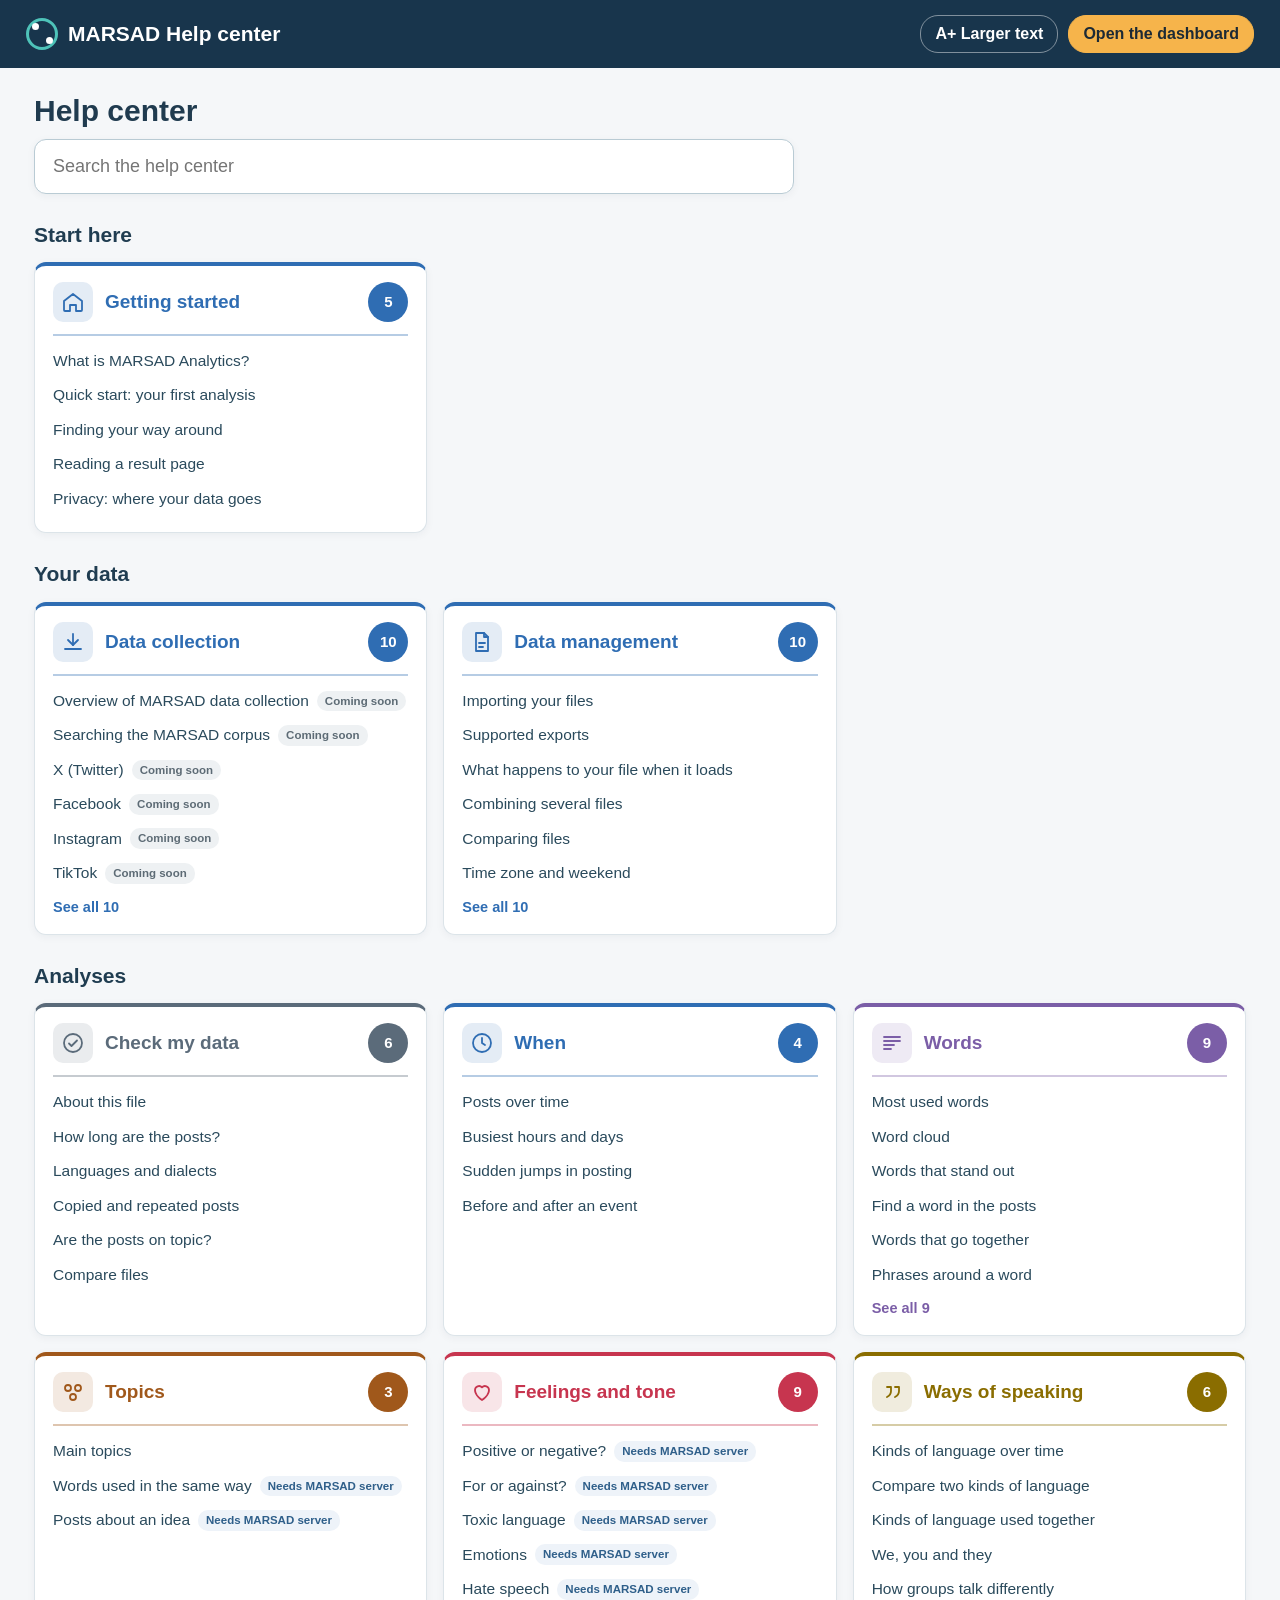
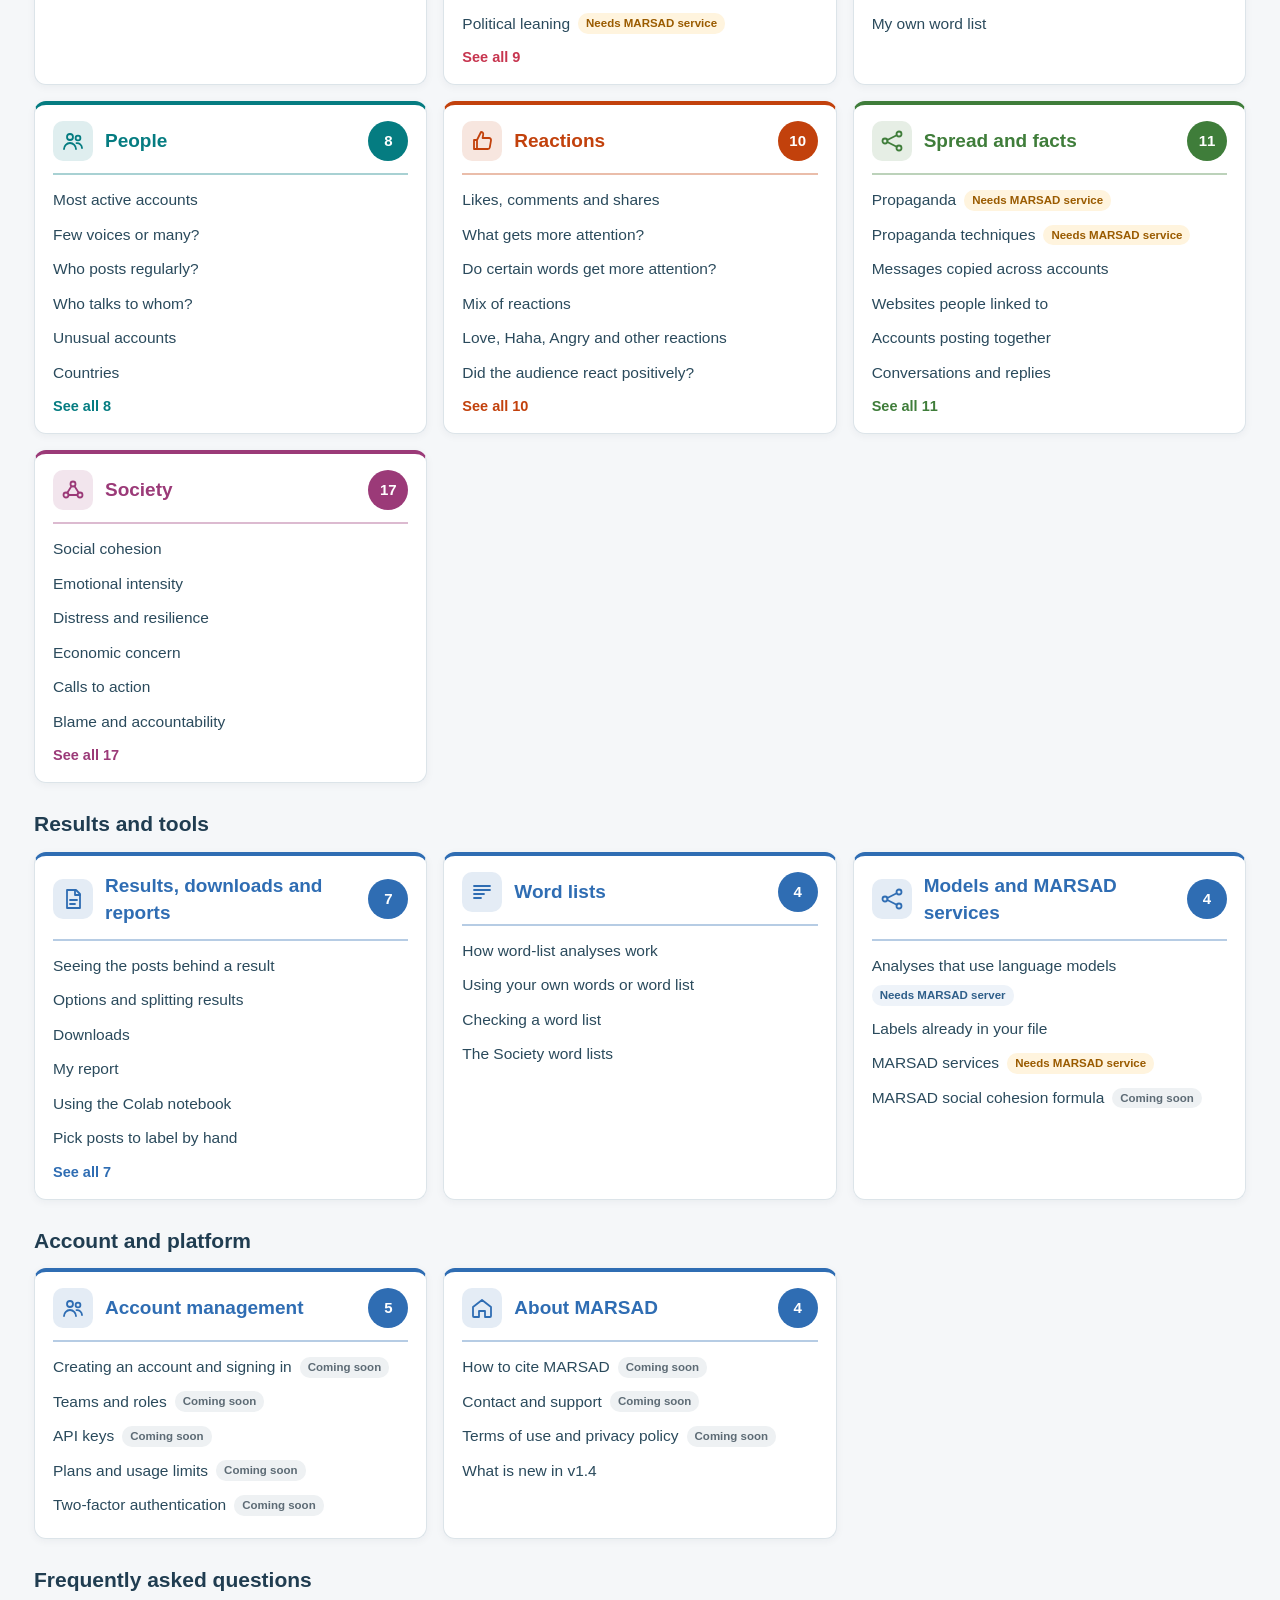
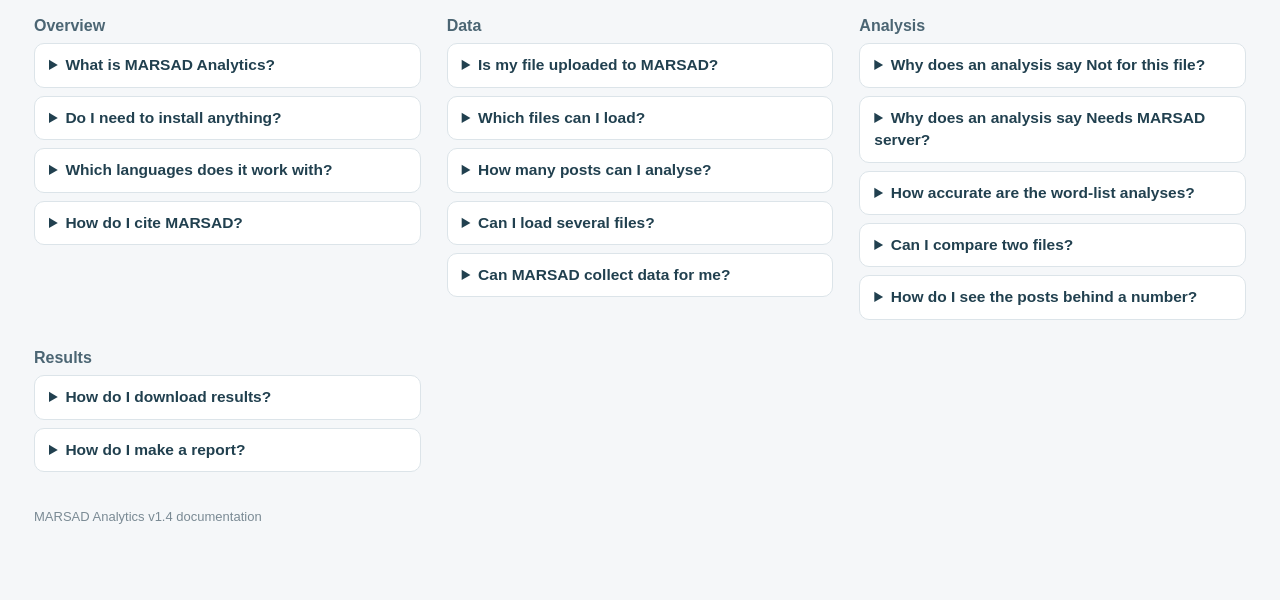
<file: docs/help_center.html>
<!DOCTYPE html>
<html lang="en"><head><meta charset="utf-8"><meta name="viewport" content="width=device-width, initial-scale=1">
<title>MARSAD Analytics: Help center</title>
<style>
*{box-sizing:border-box}html,body{margin:0;font-family:Arial,Helvetica,"Noto Naskh Arabic",sans-serif;color:#243543;background:#f5f7f9;font-size:16px;line-height:1.45}
button{font:inherit;cursor:pointer}a{color:#0b6a70}
button:focus-visible,input:focus-visible,a:focus-visible,summary:focus-visible{outline:3px solid #f19d3d;outline-offset:2px}
.appbar{height:68px;background:#18354c;color:#fff;display:flex;align-items:center;justify-content:space-between;padding:0 26px;gap:16px;position:sticky;top:0;z-index:50}
.brand{font-size:21px;font-weight:800;display:flex;align-items:center;gap:10px;background:none;border:0;color:#fff;padding:0}
.brand-mark{width:32px;height:32px;border:3px solid #4ec3b9;border-radius:50%;position:relative;flex:none}
.brand-mark:before,.brand-mark:after{content:"";position:absolute;width:7px;height:7px;border-radius:50%;background:#fff}
.brand-mark:before{top:2px;left:3px}.brand-mark:after{right:2px;bottom:3px}
.top-right{display:flex;gap:10px;align-items:center}
.topbtn{border:1px solid rgba(255,255,255,.45);background:transparent;color:#fff;border-radius:18px;min-height:38px;padding:5px 14px;font-weight:800;text-decoration:none;display:inline-flex;align-items:center}
.topbtn.app{background:#f6b44b;border-color:#f6b44b;color:#1c2a35}
.topbtn[aria-pressed=true]{background:#fff;color:#18354c}
.content{padding:26px 34px 60px;max-width:1300px;margin:0 auto}
.page-title{font-size:30px;line-height:1.15;color:#203b4f;margin:0 0 10px}
.title-row{display:flex;justify-content:space-between;align-items:flex-start;gap:16px;flex-wrap:wrap;margin-bottom:12px}
.head-actions{display:flex;gap:10px}
.btn{border:1px solid #a7bbc5;background:#fff;border-radius:9px;min-height:44px;padding:9px 16px;font-weight:700;color:#31566a}
.btn:hover{background:#f4f8fa}
.crumbs{display:flex;align-items:center;flex-wrap:wrap;gap:6px;margin:0 0 14px;font-size:16px}
.crumbs .sep{color:#8aa0ab;font-size:20px;line-height:1}
.crumbs .lnk{border:0;background:none;color:#0b6a70;font-weight:700;padding:4px 2px;text-decoration:underline;text-underline-offset:3px}
.crumbs .here{font-weight:800;color:#203b4f}
.backbtn{border:1px solid #c6d6db;background:#fff;color:#0b6a70;border-radius:8px;min-height:38px;padding:6px 14px;font-weight:700;font-size:14.5px;margin-right:10px}
.sec-band{display:flex;align-items:center;gap:14px;padding:14px 18px;border-radius:12px;background:color-mix(in srgb,var(--sec) 9%,#fff);border-left:6px solid var(--sec);margin-bottom:18px}
.sec-band .sec-ico{width:46px;height:46px;border-radius:12px;background:var(--sec);color:#fff;display:grid;place-items:center;flex:none}
.sec-band .sec-ico svg{width:26px;height:26px}.sec-band .page-title{margin:0}.sec-q{color:#4f6673;font-size:15.5px;margin-top:2px}
.sec-tag{display:inline-flex;align-items:center;gap:6px;font-size:13px;font-weight:800;text-transform:uppercase;letter-spacing:.7px;color:var(--sec);margin-bottom:2px}
.sec-tag svg{width:18px;height:18px}
.pager{display:flex;justify-content:space-between;align-items:center;gap:12px;margin-top:22px;padding-top:16px;border-top:1px solid #dce4e9;flex-wrap:wrap;max-width:900px}
.pager .btn{max-width:40%;overflow:hidden;text-overflow:ellipsis;white-space:nowrap}.pager .pos{font-size:14.5px;color:#586a77}
.msg{padding:16px 18px;border-radius:12px;background:#f3f5f7;border:1px solid #dfe5ea}
body.bigtext{font-size:18.5px}body.bigtext .page-title{font-size:34px}body.bigtext .crumbs{font-size:18px}
@media(max-width:700px){.content{padding:16px 12px 40px}.appbar{padding:0 12px}.brand span.t{display:none}}
/* MARSAD Help center (works inside the dashboard and on the standalone docs page) */
.hc-search{margin:6px 0 26px}
.hc-search input{width:100%;max-width:760px;padding:16px 18px;font-size:18px;border:1px solid #b9cbd4;border-radius:12px;background:#fff;box-shadow:0 2px 9px rgba(19,45,62,.05)}
.hc-group{font-size:21px;color:#203d51;margin:26px 0 12px}
.hc-grid{display:grid;grid-template-columns:repeat(auto-fill,minmax(300px,1fr));gap:16px}
.hc-card{background:#fff;border:1px solid #dce4e9;border-radius:12px;box-shadow:0 2px 9px rgba(19,45,62,.05);padding:16px 18px;border-top:4px solid var(--sec,#2f6db3)}
.hc-card-head{display:flex;align-items:center;gap:12px;width:100%;border:0;background:none;padding:0 0 12px;margin-bottom:8px;border-bottom:2px solid color-mix(in srgb,var(--sec,#2f6db3) 35%,#fff);text-align:left}
.hc-ico{width:40px;height:40px;border-radius:10px;background:color-mix(in srgb,var(--sec,#2f6db3) 13%,#fff);color:var(--sec,#2f6db3);display:grid;place-items:center;flex:none}
.hc-ico svg{width:24px;height:24px}
.hc-ct{font-size:19px;font-weight:800;color:var(--sec,#2f6db3);flex:1}
.hc-n{min-width:40px;height:40px;border-radius:50%;background:var(--sec,#2f6db3);color:#fff;font-weight:800;display:grid;place-items:center;font-size:15px}
.hc-card ul{list-style:none;margin:0;padding:0}
.hc-card li{padding:6px 0;display:flex;align-items:center;gap:8px;flex-wrap:wrap}
.hc-link{border:0;background:none;padding:0;color:#2a4a5c;font-size:15.5px;text-align:left}
.hc-link:hover,.hc-more:hover{text-decoration:underline;color:var(--sec,#0b6a70)}
.hc-more{border:0;background:none;padding:6px 0 0;color:var(--sec,#0b6a70);font-weight:700;font-size:14.5px}
.hc-st{font-size:11.5px;font-weight:700;padding:2px 8px;border-radius:10px;white-space:nowrap;vertical-align:2px}
.hc-placeholder{background:#eef1f3;color:#5d6b75}.hc-planned,.hc-service{background:#fff4de;color:#9a5b00}.hc-server{background:#eef3f9;color:#2f5f8a}
.hc-list{display:flex;flex-direction:column;gap:8px}
.hc-row{display:flex;flex-direction:column;gap:3px;text-align:left;border:1px solid #dce4e9;background:#fff;border-radius:10px;padding:12px 16px}
.hc-row:hover{border-color:#a7ceca;background:#fbfefe}
.hc-rt{font-size:16.5px;font-weight:700;color:#21404f}.hc-rs{font-size:14.5px;color:#5f7380}
.hc-count{color:#5f7380;font-size:14.5px}
.hc-banner{padding:12px 16px;border-radius:10px;margin:0 0 16px;font-size:15px;border:1px solid #dfe5ea}
.hc-banner.hc-placeholder{border-color:#dfe5ea}.hc-banner.hc-planned,.hc-banner.hc-service{border-color:#f2dcaf}.hc-banner.hc-server{border-color:#c9d8ef}
.hc-body{background:#fff;border:1px solid #dce4e9;border-radius:12px;padding:22px 26px;font-size:16.5px;line-height:1.6;color:#2b3f4c;max-width:900px}
.hc-body h2{font-size:19px;color:#203d51;margin:22px 0 8px}.hc-body h2:first-child{margin-top:0}
.hc-body h3{font-size:16.5px;margin:16px 0 6px}
.hc-body p{margin:0 0 12px}.hc-body ul,.hc-body ol{margin:0 0 12px;padding-left:24px}.hc-body li{margin:5px 0}
.hc-body a{color:#0b6a70;font-weight:700}
.hc-body code{background:#f1f5f6;padding:1px 5px;border-radius:4px;font-size:.92em}
.hc-body .tw{overflow-x:auto;margin:0 0 14px}
.hc-body table{border-collapse:collapse;width:100%;font-size:15px}
.hc-body th,.hc-body td{border-bottom:1px solid #edf0f2;padding:8px 10px;text-align:left;vertical-align:top}
.hc-body th{background:#f4f7f8;color:#4d6774}
.hc-body .note{background:#f4f8f9;border-left:4px solid #9fb7c0;padding:10px 14px;border-radius:6px;margin:0 0 12px;color:#3f5966}
.hc-faq{display:grid;grid-template-columns:repeat(auto-fill,minmax(340px,1fr));gap:12px 26px}
.hc-faq h3{font-size:16px;color:#4b6573;margin:6px 0}
.hc-faq details{background:#fff;border:1px solid #dce4e9;border-radius:10px;margin:0 0 8px;padding:10px 14px}
.hc-faq summary{cursor:pointer;font-weight:700;color:#21404f;font-size:15.5px}
.hc-faq p{margin:8px 0 2px;color:#3f5966;font-size:15px}
.hc-faq a{color:#0b6a70;font-weight:700}
.hc-foot{color:#7a8a94;font-size:13px;margin-top:28px}
body.bigtext .hc-body{font-size:19px}body.bigtext .hc-link,body.bigtext .hc-rs{font-size:17px}body.bigtext .hc-rt{font-size:19px}
</style></head>
<body>
<header class="appbar"><button class="brand" id="home"><span class="brand-mark" aria-hidden="true"></span><span class="t">MARSAD Help center</span></button>
<div class="top-right"><button class="topbtn" id="sizebtn" aria-pressed="false">A+ Larger text</button><a class="topbtn app" id="applink" href="index.html">Open the dashboard</a></div></header>
<main class="content" id="main" tabindex="-1"></main>
<script>/* MARSAD Help center: renders docs.json. Used by the dashboard (index.html) and the standalone docs page (docs.html).
   MarsadHelp.init(data, {nav(route), app(cardId), colors, icon(name)})
   routes: {view: "home"} | {view: "cat", id} | {view: "art", slug} | {view: "search", q}
*/
(function () {
  "use strict";
  const esc = s => String(s ?? "").replace(/[&<>"']/g, c => ({"&": "&amp;", "<": "&lt;", ">": "&gt;", '"': "&quot;", "'": "&#39;"}[c]));
  let D = null, O = {}, TEXT = {};
  const SECOF = {"an-data": "data", "an-time": "time", "an-words": "words", "an-topics": "topics", "an-feelings": "feelings",
    "an-framing": "framing", "an-people": "people", "an-reactions": "reactions", "an-spread": "spread", "an-society": "society"};
  const color = cat => (O.colors || {})[SECOF[cat]] || "#2f6db3";
  const icon = n => (O.icon ? O.icon(n) : "");
  const cat = id => D.categories.find(c => c.id === id);
  const arts = id => D.articles.filter(a => a.cat === id);
  const art = slug => D.articles.find(a => a.slug === slug);
  const chip = st => st === "ready" ? "" : `<span class="hc-st hc-${st}">${esc(D.status_labels[st] || st)}</span>`;
  const crumbs = parts => `<nav class="crumbs" aria-label="You are here">${parts.length > 1 ? `<button class="backbtn" data-hgo="${parts[parts.length - 2][1]}">‹ Back to ${esc(parts[parts.length - 2][0])}</button>` : ""}${parts.map(([l, k], i) => i === parts.length - 1 ? `<span class="here" aria-current="page">${esc(l)}</span>` : `<button class="lnk" data-hgo="${k}">${esc(l)}</button><span class="sep" aria-hidden="true">›</span>`).join("")}</nav>`;
  const searchBox = (q = "") => `<div class="hc-search"><input type="search" id="hcq" placeholder="Search the help center" aria-label="Search the help center" value="${esc(q)}"></div>`;

  function home() {
    const groups = D.groups.map(g => {
      const cs = D.categories.filter(c => c.group === g.id);
      return `<h2 class="hc-group">${esc(g.title)}</h2><div class="hc-grid">${cs.map(c => {
        const list = arts(c.id), show = list.slice(0, 6);
        return `<section class="hc-card" style="--sec:${color(c.id)}"><button class="hc-card-head" data-hgo="cat:${c.id}"><span class="hc-ico">${icon(c.icon)}</span><span class="hc-ct">${esc(c.title)}</span><span class="hc-n" aria-label="${c.count} pages">${c.count}</span></button>
          <ul>${show.map(a => `<li><button class="hc-link" data-hgo="art:${a.slug}">${esc(a.title)}</button>${chip(a.status)}</li>`).join("")}</ul>
          ${list.length > show.length ? `<button class="hc-more" data-hgo="cat:${c.id}">See all ${list.length}</button>` : ""}</section>`;
      }).join("")}</div>`;
    }).join("");
    const fg = [...new Set(D.faq.map(f => f.group))];
    const faq = `<h2 class="hc-group" id="hc-faq">Frequently asked questions</h2><div class="hc-faq">${fg.map(g => `<div><h3>${esc(g)}</h3>${D.faq.filter(f => f.group === g).map(f => `<details><summary>${esc(f.q)}</summary><p>${f.a}</p></details>`).join("")}</div>`).join("")}</div>`;
    return `<h1 class="page-title">Help center</h1>${searchBox()}${groups}${faq}<p class="hc-foot">MARSAD Analytics v${esc(D.version)} documentation</p>`;
  }

  function category(id) {
    const c = cat(id); if (!c) return home();
    return `${crumbs([["Help center", "home"], [c.title, "cat:" + id]])}
      <div class="sec-band" style="--sec:${color(id)}"><span class="sec-ico">${icon(c.icon)}</span><div><h1 class="page-title">${esc(c.title)}</h1>${c.intro ? `<div class="sec-q">${esc(c.intro)}</div>` : ""}</div></div>
      <div class="hc-list">${arts(id).map(a => `<button class="hc-row" data-hgo="art:${a.slug}"><span class="hc-rt">${esc(a.title)} ${chip(a.status)}</span><span class="hc-rs">${esc(a.summary || "")}</span></button>`).join("")}</div>`;
  }

  function article(slug) {
    const a = art(slug); if (!a) return home();
    const c = cat(a.cat), list = arts(a.cat), i = list.findIndex(x => x.slug === slug), prev = list[i - 1], next = list[i + 1];
    return `${crumbs([["Help center", "home"], [c.title, "cat:" + c.id], [a.title, "art:" + slug]])}
      <div class="sec-tag" style="--sec:${color(c.id)}">${icon(c.icon)}${esc(c.title)}</div>
      <div class="title-row"><h1 class="page-title">${esc(a.title)}</h1><div class="head-actions">${a.card && a.status !== "planned" ? `<button class="btn" data-app="${esc(a.card)}">Open in the dashboard</button>` : ""}</div></div>
      ${a.status !== "ready" ? `<div class="hc-banner hc-${a.status}">${esc(D.status_labels[a.status])}${a.status === "placeholder" ? ": this part of MARSAD is not built yet." : a.status === "server" ? ": runs in the Colab notebook or on the MARSAD server, or on files that already have the labels." : a.status === "service" ? ": runs when the MARSAD service is connected, or on files that already have the labels." : ": shown in the dashboard as a placeholder."}</div>` : ""}
      <article class="hc-body">${a.html}</article>
      <nav class="pager" aria-label="Other pages in ${esc(c.title)}">${prev ? `<button class="btn" data-hgo="art:${prev.slug}">‹ ${esc(prev.title)}</button>` : `<button class="btn" data-hgo="cat:${c.id}">‹ ${esc(c.title)}</button>`}<span class="pos">${i + 1} of ${list.length} in ${esc(c.title)}</span>${next ? `<button class="btn" data-hgo="art:${next.slug}">${esc(next.title)} ›</button>` : `<button class="btn" data-hgo="home">Help center ›</button>`}</nav>`;
  }

  function search(q) {
    const t = q.trim().toLowerCase();
    if (!t) return home();
    const words = t.split(/\s+/);
    const hits = D.articles.map(a => {
      const title = a.title.toLowerCase(), body = TEXT[a.slug];
      let score = 0;
      for (const w of words) { if (title.includes(w)) score += 5; if ((a.summary || "").toLowerCase().includes(w)) score += 2; if (body.includes(w)) score += 1; else if (!title.includes(w)) return null; }
      return {a, score};
    }).filter(Boolean).sort((x, y) => y.score - x.score).slice(0, 40);
    const fq = D.faq.filter(f => words.every(w => (f.q + " " + f.a).toLowerCase().includes(w)));
    return `${crumbs([["Help center", "home"], ["Search", "home"]])}<h1 class="page-title">Search</h1>${searchBox(q)}
      <p class="hc-count">${hits.length} page${hits.length === 1 ? "" : "s"}${fq.length ? ` and ${fq.length} question${fq.length === 1 ? "" : "s"}` : ""}</p>
      <div class="hc-list">${hits.map(({a}) => `<button class="hc-row" data-hgo="art:${a.slug}"><span class="hc-rt">${esc(a.title)} ${chip(a.status)}</span><span class="hc-rs">${esc(cat(a.cat).title)} · ${esc(a.summary || "")}</span></button>`).join("")}</div>
      ${fq.length ? `<div class="hc-faq"><div>${fq.map(f => `<details open><summary>${esc(f.q)}</summary><p>${f.a}</p></details>`).join("")}</div></div>` : ""}`;
  }

  function render(route) {
    if (!D) return `<div class="msg grey">Loading the help center…</div>`;
    if (route.view === "cat") return category(route.id);
    if (route.view === "art") return article(route.slug);
    if (route.view === "search") return search(route.q || "");
    return home();
  }

  function bind(root) {
    root.querySelectorAll("[data-hgo]").forEach(b => b.addEventListener("click", e => {
      e.preventDefault(); e.stopPropagation();
      const k = b.dataset.hgo;
      O.nav(k === "home" ? {view: "home"} : k.startsWith("cat:") ? {view: "cat", id: k.slice(4)} : {view: "art", slug: k.slice(4)});
    }));
    root.querySelectorAll("[data-doc]").forEach(b => b.addEventListener("click", e => { e.preventDefault(); e.stopPropagation(); O.nav({view: "art", slug: b.dataset.doc}); }));
    root.querySelectorAll("[data-app]").forEach(b => b.addEventListener("click", e => { e.preventDefault(); e.stopPropagation(); O.app(b.dataset.app); }));
    const q = root.querySelector("#hcq");
    if (q) {
      let t = null;
      q.addEventListener("input", () => { clearTimeout(t); t = setTimeout(() => O.nav({view: "search", q: q.value}, true), 250); });
      if (q.value) { q.focus(); q.setSelectionRange(q.value.length, q.value.length); }
    }
  }

  function routeFromHash(h) {          // "help", "help/c/<id>", "help/a/<slug>", "help/s/<query>"
    const p = h.replace(/^#?/, "").split("/");
    if (p[1] === "c") return {view: "cat", id: p[2]};
    if (p[1] === "a") return {view: "art", slug: p[2]};
    if (p[1] === "s") return {view: "search", q: decodeURIComponent(p.slice(2).join("/"))};
    return {view: "home"};
  }
  function hashFor(r) {
    return "help" + (r.view === "cat" ? "/c/" + r.id : r.view === "art" ? "/a/" + r.slug : r.view === "search" ? "/s/" + encodeURIComponent(r.q || "") : "");
  }

  window.MarsadHelp = {
    init(data, opts) { D = data; O = opts || {}; TEXT = {}; for (const a of D.articles) TEXT[a.slug] = (a.title + " " + (a.summary || "") + " " + a.html.replace(/<[^>]+>/g, " ")).toLowerCase(); },
    ready: () => !!D, render, bind, routeFromHash, hashFor,
    slugForCard: id => D && D.articles.some(a => a.card === id) ? id.toLowerCase() : null,
  };
})();
</script>
<script>
"use strict";
const DATA = {"version": "1.4", "groups": [{"id": "start", "title": "Start here"}, {"id": "data", "title": "Your data"}, {"id": "analyses", "title": "Analyses"}, {"id": "tools", "title": "Results and tools"}, {"id": "account", "title": "Account and platform"}], "categories": [{"id": "getting-started", "group": "start", "title": "Getting started", "icon": "home", "intro": "What the tool does and how to run your first analysis.", "count": 5, "ready": 5}, {"id": "data-collection", "group": "data", "title": "Data collection", "icon": "download", "intro": "Collecting posts with MARSAD from social media platforms.", "count": 10, "ready": 0}, {"id": "data-management", "group": "data", "title": "Data management", "icon": "file", "intro": "Loading, cleaning, combining and comparing files.", "count": 10, "ready": 8}, {"id": "an-data", "group": "analyses", "title": "Check my data", "icon": "check", "intro": "Is my file complete and clean?", "count": 6, "ready": 6}, {"id": "an-time", "group": "analyses", "title": "When", "icon": "clock", "intro": "When did people post?", "count": 4, "ready": 4}, {"id": "an-words", "group": "analyses", "title": "Words", "icon": "text", "intro": "What words did people use?", "count": 9, "ready": 9}, {"id": "an-topics", "group": "analyses", "title": "Topics", "icon": "topics", "intro": "What were people talking about?", "count": 3, "ready": 1}, {"id": "an-feelings", "group": "analyses", "title": "Feelings and tone", "icon": "heart", "intro": "How did people feel, and how did they talk?", "count": 9, "ready": 0}, {"id": "an-framing", "group": "analyses", "title": "Ways of speaking", "icon": "quote", "intro": "How was the message framed?", "count": 6, "ready": 6}, {"id": "an-people", "group": "analyses", "title": "People", "icon": "people", "intro": "Who was posting, and who talks to whom?", "count": 8, "ready": 8}, {"id": "an-reactions", "group": "analyses", "title": "Reactions", "icon": "react", "intro": "How did people respond?", "count": 10, "ready": 10}, {"id": "an-spread", "group": "analyses", "title": "Spread and facts", "icon": "spread", "intro": "How did messages spread, and are they true?", "count": 11, "ready": 6}, {"id": "an-society", "group": "analyses", "title": "Society", "icon": "society", "intro": "What does it say about society?", "count": 17, "ready": 17}, {"id": "results", "group": "tools", "title": "Results, downloads and reports", "icon": "report", "intro": "Reading results, seeing the posts behind them, downloads and reports.", "count": 7, "ready": 7}, {"id": "word-lists", "group": "tools", "title": "Word lists", "icon": "text", "intro": "How word-list analyses work, and how to check or add a list.", "count": 4, "ready": 4}, {"id": "models", "group": "tools", "title": "Models and MARSAD services", "icon": "spread", "intro": "Analyses that use language models or MARSAD services.", "count": 4, "ready": 1}, {"id": "account", "group": "account", "title": "Account management", "icon": "people", "intro": "Signing in, teams, API keys and plans.", "count": 5, "ready": 0}, {"id": "about", "group": "account", "title": "About MARSAD", "icon": "home", "intro": "Citing MARSAD, contact, terms and what changed.", "count": 4, "ready": 1}], "articles": [{"cat": "getting-started", "slug": "what-is-marsad-analytics", "title": "What is MARSAD Analytics?", "status": "ready", "summary": "What the tool does, what it reads, and where it runs.", "html": "<p>MARSAD Analytics turns a file of social media posts into charts, tables and short findings. It is part of the MARSAD Observatory for Arabic social media analysis and works with Arabic, English and many other languages.<\/p>\n<p>You load an export (CrowdTangle, Meltwater, Meta Content Library, X, Reddit through Communalytic, or any table with a text column). The tool checks what the file contains and shows which analyses can run on it. There are 82 analyses in ten sections: Check my data, When, Words, Topics, Feelings and tone, Ways of speaking, People, Reactions, Spread and facts, and Society.<\/p>\n<p>Three ways to use it:<\/p>\n<div class='tw'><table><thead><tr><th>Where<\/th><th>For<\/th><th>Limits<\/th><\/tr><\/thead><tbody><tr><td>Web dashboard<\/td><td>Most users. Nothing to install.<\/td><td>About 50,000 posts per session; language models do not run in the browser<\/td><\/tr><tr><td>Colab notebook<\/td><td>Larger files and the language models (sentiment, emotion, toxicity, dialect)<\/td><td>Needs a Google account<\/td><\/tr><tr><td>MARSAD server<\/td><td>Searching the MARSAD corpus<\/td><td>Coming later: see <a href=\"#\" data-doc=\"corpus-search\">Searching the MARSAD corpus<\/a><\/td><\/tr><\/tbody><\/table><\/div>\n<p>All three run the same code, so the same file gives the same numbers everywhere.<\/p>"}, {"cat": "getting-started", "slug": "quick-start", "title": "Quick start: your first analysis", "status": "ready", "summary": "Load a file and read your first result in seven steps.", "html": "<ol><li>Open the dashboard and wait until the status at the top right shows <b>Ready<\/b>. The first visit takes up to a minute.<\/li><li>Drop your file on the box, or click it to choose a file. To try the tool first, click one of the <b>Practice files<\/b>.<\/li><li>Choose your time zone and weekend, then click <b>Analyse<\/b>.<\/li><li>The <b>Overview<\/b> shows the number of posts and accounts, the main language, the dates, posts over time, the most used words and how concentrated the voices are.<\/li><li>Pick a section from the menu on the left, for example <b>Society<\/b>. Each tile is one analysis. <b>Ready<\/b> means it can run on your file.<\/li><li>Click a tile. The result shows key numbers, a chart and a table. Click any bar or point to read the posts behind it.<\/li><li>Click <b>+ Report<\/b> to keep a result, then open <b>My report<\/b> to download all kept results as one page.<\/li><\/ol>\n<p>Hover the small <b>i<\/b> next to any title, number or column for an explanation in plain words.<\/p>"}, {"cat": "getting-started", "slug": "finding-your-way", "title": "Finding your way around", "status": "ready", "summary": "Menu, colours, the You are here trail, Previous and Next, larger text.", "html": "<ul><li><b>Menu.<\/b> The left menu lists the ten sections. The number beside each (for example 6/8) is how many of its<\/li><\/ul>\n<p>analyses can run on your file. On a phone the menu becomes a row of buttons at the top.<\/p>\n<ul><li><b>Colours.<\/b> Each section has its own colour. The same colour marks its menu icon, its tiles, its page header and<\/li><\/ul>\n<p>the label above each analysis title, so you always know which section you are in.<\/p>\n<ul><li><b>You are here.<\/b> At the top of every page a trail such as Overview › Society › Moral values shows where you are.<\/li><\/ul>\n<p>Click any part of the trail, or the <b>Back<\/b> button, to go up.<\/p>\n<ul><li><b>Previous and Next.<\/b> At the bottom of each analysis, buttons take you to the previous or next analysis in the<\/li><\/ul>\n<p>same section, with your position (for example 9 of 17).<\/p>\n<ul><li><b>All analyses.<\/b> Lists every analysis with a search box.<\/li><li><b>Help.<\/b> The i marks open short help. This Help center has the full guide for every analysis.<\/li><li><b>Larger text.<\/b> The <b>A+ Larger text<\/b> button in the top bar makes all text larger. The page remembers it.<\/li><li><b>Your file.<\/b> The amber button at the top shows the file you are working on. Click it to add or change files.<\/li><\/ul>"}, {"cat": "getting-started", "slug": "reading-a-result", "title": "Reading a result page", "status": "ready", "summary": "Key numbers, chart and table, notes, options, downloads.", "html": "<p>Every analysis page has the same parts, from top to bottom:<\/p>\n<div class='tw'><table><thead><tr><th>Part<\/th><th>What it is<\/th><\/tr><\/thead><tbody><tr><td>Section label and title<\/td><td>The section colour and name, then the analysis name. The i beside the title opens its full explanation<\/td><\/tr><tr><td>Key numbers<\/td><td>Up to six numbers. Hover the i on each for what it means<\/td><\/tr><tr><td>Chart / Table<\/td><td>Switch between the chart and the tables. Some analyses have extra charts, shown as more buttons<\/td><\/tr><tr><td>Notes<\/td><td>Limits of this result for this file, for example a small sample or a word list that is not validated<\/td><\/tr><tr><td>Options<\/td><td>Change the settings of the analysis, for example split the results by time or by account<\/td><\/tr><tr><td>Download<\/td><td>Excel, CSV, the chart as PNG or SVG, and for networks a file for Gephi<\/td><\/tr><tr><td>+ Report<\/td><td>Keeps the result for <a href=\"#\" data-doc=\"my-report\">My report<\/a><\/td><\/tr><\/tbody><\/table><\/div>\n<p>Click a bar, point, word or table row to see <a href=\"#\" data-doc=\"posts-behind-results\">the posts behind it<\/a>.<\/p>"}, {"cat": "getting-started", "slug": "privacy", "title": "Privacy: where your data goes", "status": "ready", "summary": "Files stay in your browser; check provider terms and ethics approval.", "html": "<p>In the web dashboard your file is read and analysed <b>inside your browser<\/b>. It is not uploaded to MARSAD or to any other server. When you close the page, the data is gone.<\/p>\n<ul><li>Downloads and reports are saved to your own computer.<\/li><li>The Colab notebook runs in your Google account, under Google's terms.<\/li><li>Before analysing data from Meta Content Library, Meltwater or other providers, check their terms of use and your<\/li><\/ul>\n<p>institution's ethics approval.<\/p>\n<ul><li>Results about stress, wellbeing or health talk are for groups and periods, never judgments about one person.<\/li><\/ul>"}, {"cat": "data-collection", "slug": "data-collection-overview", "title": "Overview of MARSAD data collection", "status": "placeholder", "summary": "What exists now, and the collectors that will follow.", "html": "<p>MARSAD collects public posts about Arabic social media topics into the MARSAD corpus (more than 1.6 billion posts). Collection tools for users are not part of MARSAD Analytics v1.4 yet.<\/p>\n<p><b>What you can do now:<\/b> export posts from a tool you already use (Meltwater, CrowdTangle archives, Meta Content Library, Communalytic for Reddit, or a platform's own export) and load the file. See <a href=\"#\" data-doc=\"importing-files\">Importing your files<\/a> and <a href=\"#\" data-doc=\"supported-exports\">Supported exports<\/a>.<\/p>\n<h2>Coming later<\/h2>\n<ul><li><a href=\"#\" data-doc=\"corpus-search\">Searching the MARSAD corpus<\/a><\/li><li>Collectors for each platform (pages below)<\/li><\/ul>"}, {"cat": "data-collection", "slug": "corpus-search", "title": "Searching the MARSAD corpus", "status": "placeholder", "summary": "Choosing dates, keywords, platforms, languages and countries", "html": "<p>This page is a placeholder. The feature is not part of MARSAD Analytics v1.4 yet.<\/p>\n<h2>What this page will cover<\/h2>\n<ul><li>Choosing dates, keywords, platforms, languages and countries<\/li><li>How keyword search works (whole words, Arabic spelling variants)<\/li><li>Sampling: large searches are analysed on a random sample of up to 500,000 posts; daily counts stay exact<\/li><li>Who can search the corpus, and limits per user<\/li><\/ul>\n<div class='note'>Written by the MARSAD team when the feature is released.<\/div>"}, {"cat": "data-collection", "slug": "collect-x", "title": "X (Twitter)", "status": "placeholder", "summary": "Collecting X (Twitter) posts with MARSAD.", "html": "<p>This page is a placeholder. The feature is not part of MARSAD Analytics v1.4 yet.<\/p>\n<h2>What this page will cover<\/h2>\n<ul><li>What X (Twitter) data MARSAD can collect (posts, replies, engagement, accounts)<\/li><li>How to start, stop and schedule a collector<\/li><li>Limits set by the platform and by MARSAD<\/li><li>Platform terms and ethics<\/li><\/ul>\n<div class='note'>Written by the MARSAD team when the feature is released.<\/div>"}, {"cat": "data-collection", "slug": "collect-facebook", "title": "Facebook", "status": "placeholder", "summary": "Collecting Facebook posts with MARSAD.", "html": "<p>This page is a placeholder. The feature is not part of MARSAD Analytics v1.4 yet.<\/p>\n<h2>What this page will cover<\/h2>\n<ul><li>What Facebook data MARSAD can collect (posts, replies, engagement, accounts)<\/li><li>How to start, stop and schedule a collector<\/li><li>Limits set by the platform and by MARSAD<\/li><li>Platform terms and ethics<\/li><\/ul>\n<div class='note'>Written by the MARSAD team when the feature is released.<\/div>"}, {"cat": "data-collection", "slug": "collect-instagram", "title": "Instagram", "status": "placeholder", "summary": "Collecting Instagram posts with MARSAD.", "html": "<p>This page is a placeholder. The feature is not part of MARSAD Analytics v1.4 yet.<\/p>\n<h2>What this page will cover<\/h2>\n<ul><li>What Instagram data MARSAD can collect (posts, replies, engagement, accounts)<\/li><li>How to start, stop and schedule a collector<\/li><li>Limits set by the platform and by MARSAD<\/li><li>Platform terms and ethics<\/li><\/ul>\n<div class='note'>Written by the MARSAD team when the feature is released.<\/div>"}, {"cat": "data-collection", "slug": "collect-tiktok", "title": "TikTok", "status": "placeholder", "summary": "Collecting TikTok posts with MARSAD.", "html": "<p>This page is a placeholder. The feature is not part of MARSAD Analytics v1.4 yet.<\/p>\n<h2>What this page will cover<\/h2>\n<ul><li>What TikTok data MARSAD can collect (posts, replies, engagement, accounts)<\/li><li>How to start, stop and schedule a collector<\/li><li>Limits set by the platform and by MARSAD<\/li><li>Platform terms and ethics<\/li><\/ul>\n<div class='note'>Written by the MARSAD team when the feature is released.<\/div>"}, {"cat": "data-collection", "slug": "collect-youtube", "title": "YouTube", "status": "placeholder", "summary": "Collecting YouTube posts with MARSAD.", "html": "<p>This page is a placeholder. The feature is not part of MARSAD Analytics v1.4 yet.<\/p>\n<h2>What this page will cover<\/h2>\n<ul><li>What YouTube data MARSAD can collect (posts, replies, engagement, accounts)<\/li><li>How to start, stop and schedule a collector<\/li><li>Limits set by the platform and by MARSAD<\/li><li>Platform terms and ethics<\/li><\/ul>\n<div class='note'>Written by the MARSAD team when the feature is released.<\/div>"}, {"cat": "data-collection", "slug": "collect-telegram", "title": "Telegram", "status": "placeholder", "summary": "Collecting Telegram posts with MARSAD.", "html": "<p>This page is a placeholder. The feature is not part of MARSAD Analytics v1.4 yet.<\/p>\n<h2>What this page will cover<\/h2>\n<ul><li>What Telegram data MARSAD can collect (posts, replies, engagement, accounts)<\/li><li>How to start, stop and schedule a collector<\/li><li>Limits set by the platform and by MARSAD<\/li><li>Platform terms and ethics<\/li><\/ul>\n<div class='note'>Written by the MARSAD team when the feature is released.<\/div>"}, {"cat": "data-collection", "slug": "collect-reddit", "title": "Reddit", "status": "placeholder", "summary": "Collecting Reddit posts with MARSAD.", "html": "<p>This page is a placeholder. The feature is not part of MARSAD Analytics v1.4 yet.<\/p>\n<h2>What this page will cover<\/h2>\n<ul><li>What Reddit data MARSAD can collect (posts, replies, engagement, accounts)<\/li><li>How to start, stop and schedule a collector<\/li><li>Limits set by the platform and by MARSAD<\/li><li>Platform terms and ethics<\/li><\/ul>\n<div class='note'>Written by the MARSAD team when the feature is released.<\/div>"}, {"cat": "data-collection", "slug": "collect-news", "title": "News websites", "status": "placeholder", "summary": "Collecting News websites posts with MARSAD.", "html": "<p>This page is a placeholder. The feature is not part of MARSAD Analytics v1.4 yet.<\/p>\n<h2>What this page will cover<\/h2>\n<ul><li>What News websites data MARSAD can collect (posts, replies, engagement, accounts)<\/li><li>How to start, stop and schedule a collector<\/li><li>Limits set by the platform and by MARSAD<\/li><li>Platform terms and ethics<\/li><\/ul>\n<div class='note'>Written by the MARSAD team when the feature is released.<\/div>"}, {"cat": "data-management", "slug": "importing-files", "title": "Importing your files", "status": "ready", "summary": "File types, the one column you need, and size.", "html": "<p>Drop one or more files on the box on the start page, or click it to choose them.<\/p>\n<div class='tw'><table><thead><tr><th>File type<\/th><th>Extensions<\/th><\/tr><\/thead><tbody><tr><td>Comma or tab separated<\/td><td>.csv, .tsv, .txt<\/td><\/tr><tr><td>Excel<\/td><td>.xlsx, .xls<\/td><\/tr><tr><td>JSON<\/td><td>.json, .jsonl, .ndjson<\/td><\/tr><\/tbody><\/table><\/div>\n<ul><li>The only column the tool needs is the <b>text<\/b> of each post. Dates, accounts, likes and other columns switch on<\/li><\/ul>\n<p>more analyses: see <a href=\"#\" data-doc=\"columns-guide\">Which columns unlock which analyses<\/a>.<\/p>\n<ul><li>The tool recognises the export format by its columns: see <a href=\"#\" data-doc=\"supported-exports\">Supported exports<\/a>.<\/li><li>Up to about 50,000 posts in total work well in the browser. For more, see <a href=\"#\" data-doc=\"large-datasets\">Large datasets<\/a>.<\/li><li>To add a file later, click the amber <b>Change or add files<\/b> button at the top.<\/li><\/ul>"}, {"cat": "data-management", "slug": "supported-exports", "title": "Supported exports", "status": "ready", "summary": "Meta Content Library, CrowdTangle, Meltwater, Communalytic and any table.", "html": "<div class='tw'><table><thead><tr><th>Source<\/th><th>How it is recognised<\/th><th>Notes<\/th><\/tr><\/thead><tbody><tr><td>Meta Content Library<\/td><td>Its column names (at least three)<\/td><td>Facebook and Instagram; reactions, views, owner type, country of the page admin<\/td><\/tr><tr><td>CrowdTangle (archives)<\/td><td>Its column names<\/td><td>Facebook reactions, page category, followers, overperforming score, video data<\/td><\/tr><tr><td>Meltwater<\/td><td>Its column names<\/td><td>Many platforms in one file (X, Facebook, Instagram, Reddit, YouTube, TikTok, news); reach; Meltwater's own sentiment<\/td><\/tr><tr><td>Reddit through Communalytic<\/td><td>Generic table<\/td><td>Title and body are joined into one text; reply ids give threads and networks<\/td><\/tr><tr><td>X and any other table<\/td><td>Generic table<\/td><td>Columns are matched by name: text, message, content, body, tweet, caption...; created_at, date, timestamp...<\/td><\/tr><\/tbody><\/table><\/div>\n<p>If a generic file is not read as expected, rename the text column to <b>text<\/b> and the date column to <b>created_at<\/b>.<\/p>"}, {"cat": "data-management", "slug": "cleaning", "title": "What happens to your file when it loads", "status": "ready", "summary": "What is removed, what is never changed, and how dates are handled.", "html": "<p>Before any analysis, each file is cleaned. Nothing in your original file changes.<\/p>\n<ul><li><b>Removed:<\/b> rows with no text, posts marked deleted or withheld, and exact duplicate rows.<\/li><li><b>Kept as is:<\/b> engagement numbers are never changed or filled in. A column the file does not have is left out,<\/li><\/ul>\n<p>so the tool can say Not for this file instead of showing zeros.<\/p>\n<ul><li><b>Dates<\/b> are converted to the time zone you chose. See <a href=\"#\" data-doc=\"time-zone-weekend\">Time zone and weekend<\/a>.<\/li><li><b>Arabic text<\/b> is normalised for matching only (alef forms, ta marbuta, diacritics, stretched letters). Posts are<\/li><\/ul>\n<p>always shown as written.<\/p>\n<ul><li><b>File details<\/b> (button on the Overview) lists what was found and what was removed.<\/li><\/ul>"}, {"cat": "data-management", "slug": "combining-files", "title": "Combining several files", "status": "ready", "summary": "One dataset from many files, with repeated posts counted once.", "html": "<p>Load several files at once, or add a file to the ones already loaded with <b>Change or add files<\/b>. With two or more files, choose <b>Combine into one dataset<\/b>.<\/p>\n<ul><li>All posts are analysed together.<\/li><li>A post found in more than one file (same post id, or same text, account and time) is <b>counted once<\/b>. The<\/li><\/ul>\n<p>Overview says how many repeated posts were removed.<\/p>\n<ul><li>Every post keeps the name of its file, so any analysis can still be split by file with **Options › Split the<\/li><\/ul>\n<p>results by › dataset**.<\/p>\n<ul><li>Each file has a <b>Name in charts<\/b> box. Files with the same name form one group, for example three monthly<\/li><\/ul>\n<p>exports all named 2025.<\/p>\n<p>Typical use: several exports of the same search (one per month or per keyword) that you want as one dataset.<\/p>"}, {"cat": "data-management", "slug": "comparing-files", "title": "Comparing files", "status": "ready", "summary": "Results side by side, file by file.", "html": "<p>With two or more files, choose <b>Compare the files<\/b>. Each file keeps all its posts, even posts that are also in another file, because each file is its own sample.<\/p>\n<ul><li><b>39 analyses split by file automatically<\/b>: the chart shows one line or bar per file. The button **Show all files<\/li><\/ul>\n<p>together** switches the split off.<\/p>\n<ul><li><b>The other analyses<\/b> (for example top accounts, networks, copied posts) look at one set of posts at a time.<\/li><\/ul>\n<p>Buttons let you choose All files or one file, and a table gives the <b>key numbers for each file<\/b> side by side.<\/p>\n<ul><li>Clicking a chart shows posts from the file on screen only.<\/li><li><a href=\"#\" data-app=\"DATA-6\">Compare files<\/a> gives a detailed comparison: size, accounts, dates, engagement and word lists.<\/li><\/ul>\n<p><b>Good practice<\/b><\/p>\n<ul><li>Compare 2 to 6 groups. Charts with more are hard to read; give files the same name to group them.<\/li><li>Files from different platforms count likes, shares and reach differently. Compare shares (%) rather than<\/li><\/ul>\n<p>engagement numbers. The page warns you when platforms differ.<\/p>\n<ul><li>Different date ranges or search terms make files differ for reasons that have nothing to do with the topic. Note<\/li><\/ul>\n<p>how each file was collected.<\/p>"}, {"cat": "data-management", "slug": "time-zone-weekend", "title": "Time zone and weekend", "status": "ready", "summary": "Why the time zone changes your hourly results.", "html": "<p>Choose these on the start page before clicking Analyse.<\/p>\n<ul><li><b>Time zone.<\/b> All dates and hours are shown in this time zone (Qatar by default). Busiest hours and day-by-day<\/li><\/ul>\n<p>counts depend on it.<\/p>\n<ul><li><b>Weekend.<\/b> Auto, Friday-Saturday or Saturday-Sunday. Used when results compare weekdays with the weekend.<\/li><\/ul>"}, {"cat": "data-management", "slug": "columns-guide", "title": "Which columns unlock which analyses", "status": "ready", "summary": "Each column and the analyses it switches on.", "html": "<div class='tw'><table><thead><tr><th>Column in your file<\/th><th>Switches on<\/th><\/tr><\/thead><tbody><tr><td>Text<\/td><td>Words, topics, ways of speaking, Society, emoji<\/td><\/tr><tr><td>Date and time<\/td><td>The When section, before and after an event, results over time<\/td><\/tr><tr><td>Account name, post id<\/td><td>The People section, copied posts, repeated posts across files<\/td><\/tr><tr><td>Likes, comments, shares or a total; reach; views<\/td><td>The Reactions section and attention in other analyses<\/td><\/tr><tr><td>Facebook reactions (Love, Haha, Angry...)<\/td><td>Mix of reactions, audience agreement<\/td><\/tr><tr><td>Reply or quote ids (mentions come from the text)<\/td><td>Who talks to whom, parts of Social cohesion<\/td><\/tr><tr><td>Platform, country, language, source, page category<\/td><td>Splitting results by these groups<\/td><\/tr><tr><td>Model labels (label_sentiment, label_toxicity, dialect...)<\/td><td>The model-based analyses, without running a model. See <a href=\"#\" data-doc=\"labels-in-your-file\">Labels already in your file<\/a><\/td><\/tr><\/tbody><\/table><\/div>\n<p>An analysis that cannot run says <b>Not for this file<\/b> and names what is missing.<\/p>"}, {"cat": "data-management", "slug": "large-datasets", "title": "Large datasets", "status": "ready", "summary": "What size works where.", "html": "<ul><li><b>Web dashboard:<\/b> about 50,000 posts in total. Above that the page gets slow, and some analyses (copied posts,<\/li><\/ul>\n<p>topics, networks) take minutes.<\/p>\n<ul><li><b>Colab notebook:<\/b> hundreds of thousands of posts, depending on the Colab machine. See<\/li><\/ul>\n<p><a href=\"#\" data-doc=\"colab-notebook\">Using the Colab notebook<\/a>.<\/p>\n<ul><li><b>MARSAD server:<\/b> corpus searches with sampling. Coming later: see <a href=\"#\" data-doc=\"corpus-search\">Searching the MARSAD corpus<\/a>.<\/li><\/ul>"}, {"cat": "data-management", "slug": "saved-datasets", "title": "Saved datasets and folders", "status": "placeholder", "summary": "Saving a dataset to your MARSAD account", "html": "<p>This page is a placeholder. The feature is not part of MARSAD Analytics v1.4 yet.<\/p>\n<h2>What this page will cover<\/h2>\n<ul><li>Saving a dataset to your MARSAD account<\/li><li>Folders for projects<\/li><li>How long datasets are kept<\/li><\/ul>\n<div class='note'>Written by the MARSAD team when the feature is released.<\/div>"}, {"cat": "data-management", "slug": "sharing-datasets", "title": "Sharing datasets with your team", "status": "placeholder", "summary": "Sharing a dataset or a report with collaborators", "html": "<p>This page is a placeholder. The feature is not part of MARSAD Analytics v1.4 yet.<\/p>\n<h2>What this page will cover<\/h2>\n<ul><li>Sharing a dataset or a report with collaborators<\/li><li>Read and edit rights<\/li><li>Sharing rules for licensed data<\/li><\/ul>\n<div class='note'>Written by the MARSAD team when the feature is released.<\/div>"}, {"cat": "results", "slug": "posts-behind-results", "title": "Seeing the posts behind a result", "status": "ready", "summary": "Click anything to read the posts behind it.", "html": "<p>Every bar, point, word, bubble and table row can be clicked. A window lists the posts behind it, most engaging first, with the matched words highlighted. Arabic posts are shown right to left.<\/p>\n<ul><li>The title of the window gives the number of matching posts.<\/li><li><b>open<\/b> beside a post opens it on the platform when the file has its link.<\/li><li>Reading the posts is the best check of any result, above all for word-list and model results.<\/li><\/ul>"}, {"cat": "results", "slug": "options-and-splitting", "title": "Options and splitting results", "status": "ready", "summary": "Change settings and split results by time or group.", "html": "<p><b>Options<\/b> on an analysis page changes its settings. Click <b>Update<\/b> to run it again.<\/p>\n<ul><li><b>Split the results by<\/b> shows the result over time or for each group: account, source, country, page type,<\/li><\/ul>\n<p>language, file (dataset), script, post type, dialect or topic, when the file has them.<\/p>\n<ul><li>Some analyses need input, for example the words to track or the date of an event. Their options are open when the<\/li><\/ul>\n<p>page loads.<\/p>\n<ul><li>The i beside each option explains it.<\/li><\/ul>"}, {"cat": "results", "slug": "downloads", "title": "Downloads", "status": "ready", "summary": "Excel, CSV, PNG, SVG and network files.", "html": "<p><b>Download<\/b> on an analysis page offers:<\/p>\n<div class='tw'><table><thead><tr><th>Format<\/th><th>Contains<\/th><\/tr><\/thead><tbody><tr><td>Excel<\/td><td>All tables of the result, one sheet each<\/td><\/tr><tr><td>CSV (zip)<\/td><td>All tables as CSV files<\/td><\/tr><tr><td>Chart as PNG / SVG<\/td><td>The chart on screen, for slides (PNG) or papers (SVG)<\/td><\/tr><tr><td>Network for Gephi<\/td><td>Who talks to whom as a GraphML file<\/td><\/tr><tr><td>Network explorer page<\/td><td>An interactive network that opens in any browser<\/td><\/tr><\/tbody><\/table><\/div>\n<p>Arabic text opens correctly in Excel from the Excel download. CSV files are saved as UTF-8.<\/p>"}, {"cat": "results", "slug": "my-report", "title": "My report", "status": "ready", "summary": "Keep results and download them as one page.", "html": "<ol><li>On any analysis, click <b>+ Report<\/b>. The button changes to <b>In report<\/b>.<\/li><li>Open <b>My report<\/b> from the menu to see the list. Remove anything you do not need.<\/li><li>Click <b>Download report<\/b>. You get one web page with every kept result: charts that stay interactive, key numbers, tables and notes. It opens offline in any browser and can be shared by email.<\/li><\/ol>\n<p>The report uses the options each analysis had when you added it.<\/p>"}, {"cat": "results", "slug": "colab-notebook", "title": "Using the Colab notebook", "status": "ready", "summary": "Larger files, language models, PDF and LaTeX exports.", "html": "<p>The notebook runs the same analyses in Google Colab, for larger files and the language models.<\/p>\n<ol><li>Open MARSAD_Analytics.ipynb in Google Colab.<\/li><li>Run <b>1. Install<\/b> (once per session).<\/li><li>Run <b>2. Upload files<\/b> and choose your files, or connect Google Drive.<\/li><li>Run <b>3. Open the dashboard<\/b>. The dashboard in the notebook has the same analyses, plus model enrichment (sentiment, emotion, toxicity, dialect) and exports as PDF and LaTeX.<\/li><li>Optional: <b>4. Scripted use<\/b> runs analyses from code; <b>5. Validate a lexicon<\/b> checks a word list.<\/li><\/ol>"}, {"cat": "word-lists", "slug": "how-word-lists-work", "title": "How word-list analyses work", "status": "ready", "summary": "Whole-word matching, Arabic forms, negation and opposite phrases.", "html": "<p>Many analyses count posts that use words from a list, for example a list of trust words or of economic worries.<\/p>\n<ul><li><b>Whole words only.<\/b> A word inside a longer word does not count.<\/li><li><b>Arabic forms.<\/b> Spelling variants are matched (أ إ آ ا, ة ه, ى ي), and common prefixes (و، ف، ب، ل، ال) and<\/li><\/ul>\n<p>endings (ها، هم، ات، ون...) are allowed on words of four letters or more.<\/p>\n<ul><li><b>Negation.<\/b> For some lists a word right after a negation does not count: مش مبسوط is not counted as happy,<\/li><\/ul>\n<p>not fair is not counted as fair.<\/p>\n<ul><li><b>Opposite phrases win.<\/b> فقدنا الثقة (we lost trust) counts as distrust only, not also as trust.<\/li><li><b>Shares.<\/b> Results give the share of posts with at least one match and the matches per 1,000 words.<\/li><\/ul>\n<p>Word lists find words, not meaning. Sarcasm, quotes and reported speech are counted like any other use. Always read some posts behind a result: see <a href=\"#\" data-doc=\"checking-word-lists\">Checking a word list<\/a>.<\/p>"}, {"cat": "word-lists", "slug": "own-word-list", "title": "Using your own words or word list", "status": "ready", "summary": "Type your own words now; upload full lists in the notebook.", "html": "<ul><li><b>Track a few words:<\/b> in <a href=\"#\" data-app=\"FRAME-6\">My own word list<\/a> (Ways of speaking), type your words or phrases separated by commas.<\/li><li><b>A whole word list:<\/b> in the Colab notebook, load a CSV with columns term, category, lang. Each category becomes<\/li><\/ul>\n<p>a list available to every word-list analysis. An edited copy of a MARSAD list keeps its negation and opposite-phrase rules.<\/p>\n<ul><li>Uploading a word list in the web dashboard: coming later.<\/li><\/ul>"}, {"cat": "word-lists", "slug": "checking-word-lists", "title": "Checking a word list", "status": "ready", "summary": "Read 20 posts, compute precision, fix the words that misfire.", "html": "<p>Before reporting a word-list result, check its precision on your own data:<\/p>\n<ol><li>Open the analysis and click the bar of the list you want to check.<\/li><li>Read 20 posts and count how many really express the idea of the list.<\/li><li>Precision = correct posts / 20. Below 14 of 20, look at the words behind the wrong posts (Table view, top terms) and remove or replace them.<\/li><\/ol>\n<p>In the Colab notebook, <b>5. Validate a lexicon<\/b> samples matched posts for two annotators and computes precision with a confidence interval.<\/p>"}, {"cat": "models", "slug": "model-analyses", "title": "Analyses that use language models", "status": "server", "summary": "Sentiment, emotion, toxicity, hate speech, stance and dialect.", "html": "<p>Sentiment, emotions, toxicity, hate speech, stance, dialect and two of the topic methods use language models. These models are too large to run in a web browser.<\/p>\n<ul><li><b>Web dashboard:<\/b> these analyses show <b>Needs MARSAD server<\/b>. They run if your file already contains the labels:<\/li><\/ul>\n<p>see <a href=\"#\" data-doc=\"labels-in-your-file\">Labels already in your file<\/a>.<\/p>\n<ul><li><b>Colab notebook:<\/b> add the labels with the model enrichment step, then run the analyses.<\/li><li><b>MARSAD server:<\/b> coming later.<\/li><\/ul>\n<p>Each analysis page names the model, its languages and its known limits.<\/p>"}, {"cat": "models", "slug": "labels-in-your-file", "title": "Labels already in your file", "status": "ready", "summary": "Use labels from another tool without running a model.", "html": "<p>If your file already has model labels, the tool uses them and the matching analyses become Ready, even in the browser.<\/p>\n<div class='tw'><table><thead><tr><th>Column name<\/th><th>Used by<\/th><\/tr><\/thead><tbody><tr><td>label_sentiment (and score_sentiment)<\/td><td>Sentiment<\/td><\/tr><tr><td>label_emotion<\/td><td>Emotions<\/td><\/tr><tr><td>label_toxicity, toxicity scores<\/td><td>Toxicity<\/td><\/tr><tr><td>label_hate<\/td><td>Hate speech<\/td><\/tr><tr><td>label_stance<\/td><td>Stance<\/td><\/tr><tr><td>dialect<\/td><td>Languages and dialects<\/td><\/tr><tr><td>label_propaganda, label_checkworthiness, label_political_bias, label_fact<\/td><td>The MARSAD service analyses<\/td><\/tr><\/tbody><\/table><\/div>\n<p>The same naming works for any task: label_&lt;task&gt;, with score_&lt;task&gt; for the model's confidence.<\/p>"}, {"cat": "models", "slug": "marsad-services", "title": "MARSAD services", "status": "service", "summary": "Propaganda, political bias, claims and fact checks.", "html": "<p>Six analyses wait for MARSAD's own models: propaganda, propaganda techniques, political bias, checkworthy claims, claims and fact checks. In the dashboard they show <b>Needs MARSAD service<\/b> until the service is connected, and they run on files that already include their labels.<\/p>\n<p>Offensive language, hope speech and sarcasm are shown as <b>Planned<\/b>.<\/p>\n<div class='note'>Details of each service (model, languages, accuracy) will be added here when the services are connected.<\/div>"}, {"cat": "models", "slug": "cohesion-formula", "title": "MARSAD social cohesion formula", "status": "placeholder", "summary": "The official MARSAD formula for Social cohesion.", "html": "<p>This page is a placeholder. The feature is not part of MARSAD Analytics v1.4 yet.<\/p>\n<h2>What this page will cover<\/h2>\n<ul><li>The parts of the MARSAD social cohesion index and their weights<\/li><li>How it differs from the default (the average of the parts)<\/li><li>Validation and references<\/li><\/ul>\n<div class='note'>Written by the MARSAD team when the feature is released.<\/div>"}, {"cat": "account", "slug": "sign-in", "title": "Creating an account and signing in", "status": "placeholder", "summary": "Who can create an account", "html": "<p>This page is a placeholder. The feature is not part of MARSAD Analytics v1.4 yet.<\/p>\n<h2>What this page will cover<\/h2>\n<ul><li>Who can create an account<\/li><li>Signing in with your institution<\/li><li>Resetting your password<\/li><\/ul>\n<div class='note'>Written by the MARSAD team when the feature is released.<\/div>"}, {"cat": "account", "slug": "teams", "title": "Teams and roles", "status": "placeholder", "summary": "Creating a team", "html": "<p>This page is a placeholder. The feature is not part of MARSAD Analytics v1.4 yet.<\/p>\n<h2>What this page will cover<\/h2>\n<ul><li>Creating a team<\/li><li>Roles and rights<\/li><li>Shared folders and reports<\/li><\/ul>\n<div class='note'>Written by the MARSAD team when the feature is released.<\/div>"}, {"cat": "account", "slug": "api-keys", "title": "API keys", "status": "placeholder", "summary": "Creating and revoking keys", "html": "<p>This page is a placeholder. The feature is not part of MARSAD Analytics v1.4 yet.<\/p>\n<h2>What this page will cover<\/h2>\n<ul><li>Creating and revoking keys<\/li><li>What the MARSAD API offers<\/li><li>Limits per key<\/li><\/ul>\n<div class='note'>Written by the MARSAD team when the feature is released.<\/div>"}, {"cat": "account", "slug": "plans", "title": "Plans and usage limits", "status": "placeholder", "summary": "Free and research plans", "html": "<p>This page is a placeholder. The feature is not part of MARSAD Analytics v1.4 yet.<\/p>\n<h2>What this page will cover<\/h2>\n<ul><li>Free and research plans<\/li><li>Corpus search limits<\/li><li>Storage limits<\/li><\/ul>\n<div class='note'>Written by the MARSAD team when the feature is released.<\/div>"}, {"cat": "account", "slug": "two-factor", "title": "Two-factor authentication", "status": "placeholder", "summary": "Turning it on", "html": "<p>This page is a placeholder. The feature is not part of MARSAD Analytics v1.4 yet.<\/p>\n<h2>What this page will cover<\/h2>\n<ul><li>Turning it on<\/li><li>Recovery codes<\/li><\/ul>\n<div class='note'>Written by the MARSAD team when the feature is released.<\/div>"}, {"cat": "about", "slug": "how-to-cite", "title": "How to cite MARSAD", "status": "placeholder", "summary": "The reference to use in papers.", "html": "<p>This page is a placeholder. The feature is not part of MARSAD Analytics v1.4 yet.<\/p>\n<h2>What this page will cover<\/h2>\n<ul><li>The reference to cite for the tool<\/li><li>Citing a dataset from the MARSAD corpus<\/li><\/ul>\n<div class='note'>Written by the MARSAD team when the feature is released.<\/div>"}, {"cat": "about", "slug": "contact", "title": "Contact and support", "status": "placeholder", "summary": "How to report a problem", "html": "<p>This page is a placeholder. The feature is not part of MARSAD Analytics v1.4 yet.<\/p>\n<h2>What this page will cover<\/h2>\n<ul><li>How to report a problem<\/li><li>How to request an analysis or a word list<\/li><\/ul>\n<div class='note'>Written by the MARSAD team when the feature is released.<\/div>"}, {"cat": "about", "slug": "terms", "title": "Terms of use and privacy policy", "status": "placeholder", "summary": "Terms of use", "html": "<p>This page is a placeholder. The feature is not part of MARSAD Analytics v1.4 yet.<\/p>\n<h2>What this page will cover<\/h2>\n<ul><li>Terms of use<\/li><li>Privacy policy<\/li><li>Data provider terms<\/li><\/ul>\n<div class='note'>Written by the MARSAD team when the feature is released.<\/div>"}, {"cat": "about", "slug": "whats-new", "title": "What is new in v1.4", "status": "ready", "summary": "Society analyses, word lists, file comparison and navigation.", "html": "<div class='tw'><table><thead><tr><th>Area<\/th><th>Change<\/th><\/tr><\/thead><tbody><tr><td>Society<\/td><td>Ten new analyses: trust in institutions, moral values, wellbeing, stress and coping, certainty and self-focus, economic mood, boycotts and buying calls, health talk, misinformation signals, issue attention<\/td><\/tr><tr><td>Word lists<\/td><td>46 new Arabic and English lists (about 2,200 terms), with negation and opposite-phrase rules<\/td><\/tr><tr><td>Files<\/td><td>Combine or compare several files; a name per file; repeated posts across files counted once when combining<\/td><\/tr><tr><td>Navigation<\/td><td>You are here trail, section colours, Previous and Next, larger text, an amber file button<\/td><\/tr><tr><td>Help<\/td><td>i help with examples on every analysis, number and column; this Help center<\/td><\/tr><\/tbody><\/table><\/div>"}, {"cat": "word-lists", "slug": "society-word-lists", "title": "The Society word lists", "status": "ready", "summary": "Every list, its size and its rules.", "html": "<p>The Society analyses use these lists. Lists written for v1.4 are version 0.1 and not yet validated, so their results are exploratory. The full list of terms is in marsad_lexicons_society_v0.1.csv.<\/p>\n<div class='tw'><table><thead><tr><th>Analysis<\/th><th>List<\/th><th>Arabic terms<\/th><th>English terms<\/th><th>Negation rule<\/th><\/tr><\/thead><tbody><tr><td>Distress and resilience<\/td><td>Trauma and fear<\/td><td>29<\/td><td>17<\/td><td><\/td><\/tr><tr><td>Distress and resilience<\/td><td>Exhaustion<\/td><td>30<\/td><td>15<\/td><td><\/td><\/tr><tr><td>Distress and resilience<\/td><td>Shared grief<\/td><td>8<\/td><td>8<\/td><td><\/td><\/tr><tr><td>Distress and resilience<\/td><td>Steadfastness<\/td><td>29<\/td><td>11<\/td><td><\/td><\/tr><tr><td>Distress and resilience<\/td><td>Hope and resilience<\/td><td>12<\/td><td>14<\/td><td><\/td><\/tr><tr><td>Economic concern<\/td><td>Economic worries<\/td><td>27<\/td><td>15<\/td><td><\/td><\/tr><tr><td>Economic concern<\/td><td>Economic justice<\/td><td>8<\/td><td>10<\/td><td><\/td><\/tr><tr><td>Economic concern<\/td><td>Corruption<\/td><td>20<\/td><td>10<\/td><td><\/td><\/tr><tr><td>Calls to action<\/td><td>We can do it<\/td><td>24<\/td><td>12<\/td><td><\/td><\/tr><tr><td>Calls to action<\/td><td>Solutions<\/td><td>25<\/td><td>14<\/td><td><\/td><\/tr><tr><td>Calls to action<\/td><td>Share, join, act<\/td><td>37<\/td><td>17<\/td><td><\/td><\/tr><tr><td>Calls to action<\/td><td>Protest<\/td><td>15<\/td><td>8<\/td><td><\/td><\/tr><tr><td>Blame and accountability<\/td><td>Blame<\/td><td>45<\/td><td>17<\/td><td><\/td><\/tr><tr><td>Blame and accountability<\/td><td>Injustice<\/td><td>24<\/td><td>11<\/td><td><\/td><\/tr><tr><td>Blame and accountability<\/td><td>Accountability<\/td><td>8<\/td><td>11<\/td><td><\/td><\/tr><tr><td>Identity and belonging<\/td><td>Nation and homeland<\/td><td>32<\/td><td>13<\/td><td><\/td><\/tr><tr><td>Identity and belonging<\/td><td>Our people<\/td><td>40<\/td><td>14<\/td><td><\/td><\/tr><tr><td>Identity and belonging<\/td><td>We, us, our<\/td><td>21<\/td><td>8<\/td><td><\/td><\/tr><tr><td>Identity and belonging<\/td><td>Gender<\/td><td>18<\/td><td>13<\/td><td><\/td><\/tr><tr><td>Trust in institutions<\/td><td>Trust<\/td><td>35<\/td><td>23<\/td><td>yes<\/td><\/tr><tr><td>Trust in institutions<\/td><td>Distrust<\/td><td>53<\/td><td>36<\/td><td><\/td><\/tr><tr><td>Trust in institutions<\/td><td>Names an institution<\/td><td>59<\/td><td>47<\/td><td><\/td><\/tr><tr><td>Moral values<\/td><td>Care<\/td><td>35<\/td><td>26<\/td><td>yes<\/td><\/tr><tr><td>Moral values<\/td><td>Harm<\/td><td>35<\/td><td>31<\/td><td><\/td><\/tr><tr><td>Moral values<\/td><td>Fairness<\/td><td>23<\/td><td>18<\/td><td>yes<\/td><\/tr><tr><td>Moral values<\/td><td>Cheating or injustice<\/td><td>36<\/td><td>29<\/td><td><\/td><\/tr><tr><td>Moral values<\/td><td>Loyalty<\/td><td>30<\/td><td>23<\/td><td>yes<\/td><\/tr><tr><td>Moral values<\/td><td>Betrayal<\/td><td>27<\/td><td>19<\/td><td><\/td><\/tr><tr><td>Moral values<\/td><td>Respect for authority<\/td><td>30<\/td><td>21<\/td><td><\/td><\/tr><tr><td>Moral values<\/td><td>Chaos or disrespect<\/td><td>27<\/td><td>22<\/td><td><\/td><\/tr><tr><td>Moral values<\/td><td>Sanctity<\/td><td>22<\/td><td>17<\/td><td><\/td><\/tr><tr><td>Moral values<\/td><td>Disgust or degradation<\/td><td>31<\/td><td>22<\/td><td><\/td><\/tr><tr><td>Wellbeing<\/td><td>Positive feelings<\/td><td>42<\/td><td>24<\/td><td>yes<\/td><\/tr><tr><td>Wellbeing<\/td><td>Engagement<\/td><td>28<\/td><td>20<\/td><td><\/td><\/tr><tr><td>Wellbeing<\/td><td>Relationships<\/td><td>32<\/td><td>26<\/td><td><\/td><\/tr><tr><td>Wellbeing<\/td><td>Meaning<\/td><td>24<\/td><td>20<\/td><td><\/td><\/tr><tr><td>Wellbeing<\/td><td>Accomplishment<\/td><td>26<\/td><td>19<\/td><td><\/td><\/tr><tr><td>Stress and coping<\/td><td>Stress<\/td><td>51<\/td><td>25<\/td><td>yes<\/td><\/tr><tr><td>Stress and coping<\/td><td>Coping<\/td><td>40<\/td><td>28<\/td><td><\/td><\/tr><tr><td>Stress and coping<\/td><td>Exhaustion<\/td><td>30<\/td><td>15<\/td><td><\/td><\/tr><tr><td>Certainty and self-focus<\/td><td>Certainty<\/td><td>28<\/td><td>25<\/td><td>yes<\/td><\/tr><tr><td>Certainty and self-focus<\/td><td>Doubt<\/td><td>31<\/td><td>26<\/td><td><\/td><\/tr><tr><td>Certainty and self-focus<\/td><td>I, me, my<\/td><td>19<\/td><td>6<\/td><td><\/td><\/tr><tr><td>Certainty and self-focus<\/td><td>We, us, our<\/td><td>21<\/td><td>8<\/td><td><\/td><\/tr><tr><td>Economic mood<\/td><td>Economic worries<\/td><td>27<\/td><td>15<\/td><td><\/td><\/tr><tr><td>Economic mood<\/td><td>Shortages<\/td><td>24<\/td><td>19<\/td><td><\/td><\/tr><tr><td>Economic mood<\/td><td>Good economic news<\/td><td>26<\/td><td>22<\/td><td>yes<\/td><\/tr><tr><td>Boycotts and buying calls<\/td><td>Boycott calls<\/td><td>19<\/td><td>15<\/td><td><\/td><\/tr><tr><td>Boycotts and buying calls<\/td><td>Buy local calls<\/td><td>21<\/td><td>13<\/td><td><\/td><\/tr><tr><td>Health talk<\/td><td>Asking for help<\/td><td>35<\/td><td>21<\/td><td><\/td><\/tr><tr><td>Health talk<\/td><td>Vaccines mentioned<\/td><td>19<\/td><td>18<\/td><td><\/td><\/tr><tr><td>Health talk<\/td><td>Pro-vaccine<\/td><td>15<\/td><td>13<\/td><td>yes<\/td><\/tr><tr><td>Health talk<\/td><td>Anti-vaccine<\/td><td>22<\/td><td>19<\/td><td><\/td><\/tr><tr><td>Misinformation signals<\/td><td>Conspiracy talk<\/td><td>31<\/td><td>24<\/td><td><\/td><\/tr><tr><td>Misinformation signals<\/td><td>Miracle cures<\/td><td>21<\/td><td>15<\/td><td><\/td><\/tr><tr><td>Misinformation signals<\/td><td>Propaganda accusations<\/td><td>7<\/td><td>10<\/td><td><\/td><\/tr><tr><td>Misinformation signals<\/td><td>Debunking<\/td><td>9<\/td><td>12<\/td><td><\/td><\/tr><tr><td>Issue attention<\/td><td>Economy<\/td><td>25<\/td><td>22<\/td><td><\/td><\/tr><tr><td>Issue attention<\/td><td>Health<\/td><td>23<\/td><td>21<\/td><td><\/td><\/tr><tr><td>Issue attention<\/td><td>Education<\/td><td>23<\/td><td>14<\/td><td><\/td><\/tr><tr><td>Issue attention<\/td><td>Security and war<\/td><td>23<\/td><td>21<\/td><td><\/td><\/tr><tr><td>Issue attention<\/td><td>Environment<\/td><td>22<\/td><td>19<\/td><td><\/td><\/tr><tr><td>Issue attention<\/td><td>Migration<\/td><td>28<\/td><td>19<\/td><td><\/td><\/tr><tr><td>Issue attention<\/td><td>Housing<\/td><td>20<\/td><td>15<\/td><td><\/td><\/tr><tr><td>Issue attention<\/td><td>Energy<\/td><td>15<\/td><td>13<\/td><td><\/td><\/tr><tr><td>Issue attention<\/td><td>Rights and freedoms<\/td><td>19<\/td><td>16<\/td><td><\/td><\/tr><tr><td>Issue attention<\/td><td>Foreign affairs<\/td><td>22<\/td><td>16<\/td><td><\/td><\/tr><tr><td>Issue attention<\/td><td>Technology<\/td><td>21<\/td><td>18<\/td><td><\/td><\/tr><tr><td>Issue attention<\/td><td>Food and water<\/td><td>18<\/td><td>15<\/td><td><\/td><\/tr><tr><td>Issue attention<\/td><td>Transport<\/td><td>16<\/td><td>14<\/td><td><\/td><\/tr><\/tbody><\/table><\/div>"}, {"cat": "an-data", "slug": "data-1", "title": "About this file", "status": "ready", "summary": "How many posts, accounts and dates the file has", "html": "<p>A summary of your file: how many posts, how many accounts, the first and last date, the platforms, and which information each post has. It also lists which analyses can run on this file.<\/p>\n<h2>How it is calculated<\/h2>\n<p>The file is read and cleaned first: empty, deleted or withheld posts are removed and repeated rows are dropped. Then the posts, accounts and dates are counted. Each column is matched to a known type (text, date, account, likes ...).<\/p>\n<h2>Example<\/h2>\n<p>A Meltwater export of 30,000 rows becomes 28,400 posts after removing deleted and empty ones.<\/p>\n<h2>Good to know<\/h2>\n<p>If an analysis is greyed out, this card tells you which information is missing from the file.<\/p>\n<h2>At a glance<\/h2>\n<div class='tw'><table><tbody><tr><td>Your file needs<\/td><td>the text of the posts<\/td><\/tr><tr><td>Languages<\/td><td>Any language<\/td><\/tr><tr><td>Where it runs<\/td><td>Web dashboard, Colab notebook, MARSAD server<\/td><\/tr><\/tbody><\/table><\/div>\n<h2>Numbers on the page<\/h2>\n<div class='tw'><table><thead><tr><th>Number<\/th><th>Meaning<\/th><\/tr><\/thead><tbody><tr><td>Posts<\/td><td>Number of posts.<\/td><\/tr><tr><td>Packs suggested<\/td><td>Topic packs whose trigger terms appear in enough posts to be worth switching on.<\/td><\/tr><\/tbody><\/table><\/div>\n<h2>Method in detail<\/h2>\n<p>Counts of posts, dates, authors and platforms after cleaning. The capability table lists which canonical fields were found; cards that need a missing field are shown as unavailable with the field named. Cleaning removes deleted, removed or withheld content, exact duplicate rows, and rows with neither text nor date.<\/p>\n<p><a href=\"#\" data-app=\"DATA-1\">Open this analysis in the dashboard<\/a><\/p>", "card": "DATA-1"}, {"cat": "an-data", "slug": "data-2", "title": "How long are the posts?", "status": "ready", "summary": "Words per post, links, hashtags and emoji", "html": "<p>How long the posts are, how many have links, hashtags, mentions or emoji, and how many words are used only once.<\/p>\n<h2>How it is calculated<\/h2>\n<p>Each post is split into words. Arabic spelling is made uniform first (for example all forms of alef count as one), links and @mentions are left out, and words split on purpose with dots or long dashes are joined again. Then the words in each post are counted.<\/p>\n<h2>Example<\/h2>\n<p>Posts have 18 words on average; 40 % contain a hashtag and 12 % a link.<\/p>\n<h2>Good to know<\/h2>\n<p>Very short posts (one or two words) are hard to analyse; this card shows how many there are.<\/p>\n<h2>At a glance<\/h2>\n<div class='tw'><table><tbody><tr><td>Your file needs<\/td><td>the text of the posts<\/td><\/tr><tr><td>Languages<\/td><td>Any language written with spaces between words (not Chinese, Japanese or Thai). Word counts need spaces between words; character counts work for any language.<\/td><\/tr><tr><td>Where it runs<\/td><td>Web dashboard, Colab notebook, MARSAD server<\/td><\/tr><\/tbody><\/table><\/div>\n<h2>Options<\/h2>\n<div class='tw'><table><thead><tr><th>Option<\/th><th>Choices or default<\/th><\/tr><\/thead><tbody><tr><td>mattr window<\/td><td>500<\/td><\/tr><\/tbody><\/table><\/div>\n<h2>Numbers on the page<\/h2>\n<div class='tw'><table><thead><tr><th>Number<\/th><th>Meaning<\/th><\/tr><\/thead><tbody><tr><td>Posts<\/td><td>Number of posts.<\/td><\/tr><tr><td>Words<\/td><td>Total number of words in all posts.<\/td><\/tr><\/tbody><\/table><\/div>\n<h2>The chart<\/h2>\n<p>Number of posts by length in words (log scale on the count axis).<\/p>\n<h2>Method in detail<\/h2>\n<p>Tokens are letter and digit sequences after Arabic orthographic normalization (alef variants, taa marbuta, alef maqsura, hamza carriers, diacritics, tatweel, character elongation), with links and mentions removed and hashtag underscores split. Lexical diversity is the moving-average type-token ratio (MATTR) over a 500-token window, which, unlike the plain type-token ratio, does not fall as the corpus grows.<\/p>\n<p><a href=\"#\" data-app=\"DATA-2\">Open this analysis in the dashboard<\/a><\/p>", "card": "DATA-2"}, {"cat": "an-data", "slug": "data-3", "title": "Languages and dialects", "status": "ready", "summary": "Arabic, English, other languages and Arabic dialects", "html": "<p>Which languages and scripts the posts are written in, how many are written in Arabizi (Arabic in Latin letters), and, with the dialect model, which Arabic dialect region each post comes from.<\/p>\n<h2>How it is calculated<\/h2>\n<p>Each post's letters are counted: mostly Arabic letters, mostly Latin letters, or a mix. Common small words (the, le, de ...) tell Latin-script languages apart. The dialect step uses a language model trained on 25 Arab cities and Modern Standard Arabic, grouped into regions (Gulf, Levant, Egypt-Sudan, Maghreb, Iraq, Yemen).<\/p>\n<h2>Example<\/h2>\n<p>78 % of posts are in Arabic, 22 % in English; 5 % are Arabizi such as 'ana mesh 3aref'.<\/p>\n<h2>Good to know<\/h2>\n<p>Very short posts are marked 'undetermined'. The dialect model needs a GPU and runs on the MARSAD server or in Colab.<\/p>\n<h2>At a glance<\/h2>\n<div class='tw'><table><tbody><tr><td>Your file needs<\/td><td>the text of the posts<\/td><\/tr><tr><td>Languages<\/td><td>Any language. Script and language mix: any language. Dialect labels and Arabizi markers: Arabic only.<\/td><\/tr><tr><td>Where it runs<\/td><td>Web dashboard, Colab notebook, MARSAD server<\/td><\/tr><\/tbody><\/table><\/div>\n<h2>Options<\/h2>\n<div class='tw'><table><thead><tr><th>Option<\/th><th>Choices or default<\/th><\/tr><\/thead><tbody><tr><td>Split the results by<\/td><td>nothing, time, account, source, country, Facebook page category, page type (Meta), language, file, script (Arabic or Latin letters), post type, dialect, topic<\/td><\/tr><tr><td>Only labels the model is at least this sure of (0 to 1)<\/td><td>0.0<\/td><\/tr><\/tbody><\/table><\/div>\n<h2>Numbers on the page<\/h2>\n<div class='tw'><table><thead><tr><th>Number<\/th><th>Meaning<\/th><\/tr><\/thead><tbody><tr><td>Arabic script (%)<\/td><td>Share of posts written mostly in Arabic letters.<\/td><\/tr><tr><td>Latin script (%)<\/td><td>Share of posts written mostly in Latin letters (English, French, Arabizi).<\/td><\/tr><tr><td>Mixed script (%)<\/td><td>Share of posts mixing Arabic and Latin letters.<\/td><\/tr><tr><td>Arabizi (%)<\/td><td>Share of posts with Arabic written in Latin letters and numbers, such as '3arabi'.<\/td><\/tr><tr><td>Language tag wrong (%)<\/td><td>Share of posts whose language tag in the file does not match their letters.<\/td><\/tr><tr><td>Posts<\/td><td>Number of posts.<\/td><\/tr><\/tbody><\/table><\/div>\n<h2>The chart<\/h2>\n<p>Share of posts by script, or by dialect region when dialect labels exist.<\/p>\n<h2>Method in detail<\/h2>\n<p>Script share per post (Arabic, Latin, mixed), Arabizi markers (whole-word lexicon), the export's language column, and, after dialect enrichment, dialect labels from CAMeLBERT-Mix fine-tuned on MADAR-26 (25 cities and MSA), grouped into MSA, Gulf, Yemen, Iraq, Levant, Egypt-Sudan and Maghreb.<\/p>\n<p><a href=\"#\" data-app=\"DATA-3\">Open this analysis in the dashboard<\/a><\/p>", "card": "DATA-3"}, {"cat": "an-data", "slug": "data-4", "title": "Copied and repeated posts", "status": "ready", "summary": "How much of the file is the same text posted again", "html": "<p>How many posts are exact copies or almost the same as another post, and which texts are repeated most.<\/p>\n<h2>How it is calculated<\/h2>\n<p>Each post is cut into short overlapping pieces of three words. Two posts that share most of their pieces (at least 80 %) are counted as near copies. A fast method (MinHash) finds the pairs without comparing every post with every other.<\/p>\n<h2>Example<\/h2>\n<p>The same text posted by 40 accounts counts as one group of 40 copies.<\/p>\n<h2>Good to know<\/h2>\n<p>Many copies can mean a campaign, spam or simply retweets. Other analyses can count each repeated text once.<\/p>\n<h2>At a glance<\/h2>\n<div class='tw'><table><tbody><tr><td>Your file needs<\/td><td>the text of the posts<\/td><\/tr><tr><td>Languages<\/td><td>Any language written with spaces between words (not Chinese, Japanese or Thai). Repeated text is compared on word sequences.<\/td><\/tr><tr><td>Where it runs<\/td><td>Web dashboard, Colab notebook, MARSAD server<\/td><\/tr><tr><td>Time<\/td><td>Can take minutes on large files<\/td><\/tr><\/tbody><\/table><\/div>\n<h2>Options<\/h2>\n<div class='tw'><table><thead><tr><th>Option<\/th><th>Choices or default<\/th><\/tr><\/thead><tbody><tr><td>Score that counts as toxic (0 to 1)<\/td><td>0.8<\/td><\/tr><tr><td>min tokens<\/td><td>5<\/td><\/tr><\/tbody><\/table><\/div>\n<h2>Numbers on the page<\/h2>\n<div class='tw'><table><thead><tr><th>Number<\/th><th>Meaning<\/th><\/tr><\/thead><tbody><tr><td>Posts checked<\/td><td>Posts long enough (5 or more words) to compare.<\/td><\/tr><tr><td>Exact copies<\/td><td>Posts whose text is exactly the same as another post.<\/td><\/tr><tr><td>Copies and near copies<\/td><td>Posts that are the same or almost the same as another post.<\/td><\/tr><tr><td>Copied (%)<\/td><td>Share of posts that are copies or near copies. Example: 30 % means about one post in three repeats another.<\/td><\/tr><tr><td>Groups of copies<\/td><td>Number of different texts that were copied.<\/td><\/tr><\/tbody><\/table><\/div>\n<h2>The chart<\/h2>\n<p>How many duplicate clusters have each size (number of near-identical posts).<\/p>\n<h2>Method in detail<\/h2>\n<p>Posts with at least five tokens are compared on sets of 3-token shingles. Exact duplicates share a cluster. Near-duplicates are found with MinHash (64 permutations) and locality-sensitive hashing (16 bands), and a candidate pair is accepted when the true Jaccard similarity is at least the threshold. Clusters are the connected components of accepted pairs.<\/p>\n<p><a href=\"#\" data-app=\"DATA-4\">Open this analysis in the dashboard<\/a><\/p>", "card": "DATA-4"}, {"cat": "an-data", "slug": "data-5", "title": "Are the posts on topic?", "status": "ready", "summary": "Share of posts that really match your search words", "html": "<p>How many posts actually contain the keywords you used to collect the data, so you know how much off-topic material is in the file.<\/p>\n<h2>How it is calculated<\/h2>\n<p>Each post is checked for each search word as a whole word (not inside another word). If you add a sample that people marked as relevant or not, the card also gives the share of relevant posts with a margin of error.<\/p>\n<h2>Example<\/h2>\n<p>You searched for غزة and Gaza; 85 % of posts contain one of them.<\/p>\n<h2>Good to know<\/h2>\n<p>A post can be on topic without the exact keyword, so the keyword share is a lower estimate.<\/p>\n<h2>At a glance<\/h2>\n<div class='tw'><table><tbody><tr><td>Your file needs<\/td><td>the text of the posts<\/td><\/tr><tr><td>Languages<\/td><td>Any language written with spaces between words (not Chinese, Japanese or Thai). Words are split on spaces and punctuation; Arabic gets extra normalization and clitic handling.<\/td><\/tr><tr><td>Where it runs<\/td><td>Web dashboard, Colab notebook, MARSAD server<\/td><\/tr><\/tbody><\/table><\/div>\n<h2>Options<\/h2>\n<div class='tw'><table><thead><tr><th>Option<\/th><th>Choices or default<\/th><\/tr><\/thead><tbody><tr><td>query terms<\/td><td>you choose<\/td><\/tr><tr><td>annotated file<\/td><td>you choose<\/td><\/tr><tr><td>topic<\/td><td>you choose<\/td><\/tr><tr><td>zero shot n<\/td><td>0<\/td><\/tr><\/tbody><\/table><\/div>\n<h2>Numbers on the page<\/h2>\n<div class='tw'><table><thead><tr><th>Number<\/th><th>Meaning<\/th><\/tr><\/thead><tbody><tr><td>Keyword in the text (%)<\/td><td>Share of posts whose own text contains a search keyword.<\/td><\/tr><\/tbody><\/table><\/div>\n<h2>The chart<\/h2>\n<p>Share of posts whose own text contains each collection keyword.<\/p>\n<h2>Method in detail<\/h2>\n<p>Three separate estimates: the share of posts whose own text contains a collection keyword (whole-word matching), the share marked relevant in an annotated sample (Wilson 95% interval), and optionally a zero-shot NLI estimate on a sample. Only the annotated estimate measures relevance.<\/p>\n<p><a href=\"#\" data-app=\"DATA-5\">Open this analysis in the dashboard<\/a><\/p>", "card": "DATA-5"}, {"cat": "an-data", "slug": "data-6", "title": "Compare files", "status": "ready", "summary": "How two or more files differ", "html": "<p>Puts two or more files side by side: size, accounts, dates, attention, kinds of language, and how many accounts and hashtags they share.<\/p>\n<h2>How it is calculated<\/h2>\n<p>Each file is summarised the same way. Overlap is the number of accounts (or hashtags) found in both files divided by the number found in either file (0 = nothing in common, 1 = the same).<\/p>\n<h2>Example<\/h2>\n<p>File A and file B share 30 % of their accounts and 55 % of their hashtags.<\/p>\n<h2>Good to know<\/h2>\n<p>Load two or more files together to use this.<\/p>\n<h2>At a glance<\/h2>\n<div class='tw'><table><tbody><tr><td>Your file needs<\/td><td>two or more files loaded together<\/td><\/tr><tr><td>Languages<\/td><td>Any language. The lexicon comparison inside it uses the Arabic and English lexicons.<\/td><\/tr><tr><td>Works with<\/td><td>Two or more files<\/td><\/tr><tr><td>Where it runs<\/td><td>Web dashboard, Colab notebook, MARSAD server<\/td><\/tr><\/tbody><\/table><\/div>\n<h2>Options<\/h2>\n<div class='tw'><table><thead><tr><th>Option<\/th><th>Choices or default<\/th><\/tr><\/thead><tbody><tr><td>Word lists<\/td><td>hope, despair<\/td><\/tr><\/tbody><\/table><\/div>\n<h2>The chart<\/h2>\n<p>Lexicon prevalence by dataset; click a bar for those posts.<\/p>\n<h2>Method in detail<\/h2>\n<p>Per dataset: size, authors, dates, engagement, lexicon prevalence; author and hashtag overlap (Jaccard).<\/p>\n<p><a href=\"#\" data-app=\"DATA-6\">Open this analysis in the dashboard<\/a><\/p>", "card": "DATA-6"}, {"cat": "an-time", "slug": "time-1", "title": "Posts over time", "status": "ready", "summary": "How many posts each hour, day, week or month", "html": "<p>A line of how many posts were made in each period, with the total and typical attention they got. Click a point to read those posts.<\/p>\n<h2>How it is calculated<\/h2>\n<p>Each post's date is converted to the time zone you chose. Posts are counted per period; the period (hour, day, week or month) is chosen from how long your data covers. 'Typical attention' is the median: half the posts got more, half got less.<\/p>\n<h2>Example<\/h2>\n<p>Posts jump from 200 a day to 3,000 on the day of an election.<\/p>\n<h2>Good to know<\/h2>\n<p>Collection limits (for example a daily download cap) can create dips that are not real.<\/p>\n<h2>At a glance<\/h2>\n<div class='tw'><table><tbody><tr><td>Your file needs<\/td><td>the date and time of each post<\/td><\/tr><tr><td>Languages<\/td><td>Any language<\/td><\/tr><tr><td>Where it runs<\/td><td>Web dashboard, Colab notebook, MARSAD server<\/td><\/tr><\/tbody><\/table><\/div>\n<h2>Options<\/h2>\n<div class='tw'><table><thead><tr><th>Option<\/th><th>Choices or default<\/th><\/tr><\/thead><tbody><tr><td>Split the line by<\/td><td>nothing, time, account, source, country, Facebook page category, page type (Meta), language, file, script (Arabic or Latin letters), post type, dialect, topic<\/td><\/tr><tr><td>Measure of attention<\/td><td>interactions, likes, comments, shares, views, reach, overperforming, engagement rate<\/td><\/tr><\/tbody><\/table><\/div>\n<h2>Numbers on the page<\/h2>\n<div class='tw'><table><thead><tr><th>Number<\/th><th>Meaning<\/th><\/tr><\/thead><tbody><tr><td>Bucket<\/td><td>Length of each period (h = hour, D = day, W = week, M = month).<\/td><\/tr><tr><td>Periods<\/td><td>Number of hours, days, weeks or months on the chart.<\/td><\/tr><\/tbody><\/table><\/div>\n<h2>The chart<\/h2>\n<p>Posts per period (and per group when split); click a point for that period's posts.<\/p>\n<h2>Method in detail<\/h2>\n<p>Posts, total and median engagement per period. The period is a day, week or month, chosen from the span of the data unless set. Timestamps are converted to the analysis time zone first.<\/p>\n<p><a href=\"#\" data-app=\"TIME-1\">Open this analysis in the dashboard<\/a><\/p>", "card": "TIME-1"}, {"cat": "an-time", "slug": "time-2", "title": "Busiest hours and days", "status": "ready", "summary": "At what times people post most", "html": "<p>A grid of days and hours showing when most posts appear, and whether posts at some times get more attention. Weekdays and weekends are compared.<\/p>\n<h2>How it is calculated<\/h2>\n<p>Each post is placed in its weekday and hour (in your time zone). The cells count posts. The weekend follows the setting (Friday-Saturday or Saturday-Sunday); with 'auto' it is chosen from the countries in the data.<\/p>\n<h2>Example<\/h2>\n<p>Most posts appear at 9 pm on Thursdays.<\/p>\n<h2>Good to know<\/h2>\n<p>Times are only as good as the timestamps in the file; posts with no time zone are assumed to be UTC unless you say otherwise.<\/p>\n<h2>At a glance<\/h2>\n<div class='tw'><table><tbody><tr><td>Your file needs<\/td><td>the date and time of each post<\/td><\/tr><tr><td>Languages<\/td><td>Any language<\/td><\/tr><tr><td>Where it runs<\/td><td>Web dashboard, Colab notebook, MARSAD server<\/td><\/tr><\/tbody><\/table><\/div>\n<h2>Options<\/h2>\n<div class='tw'><table><thead><tr><th>Option<\/th><th>Choices or default<\/th><\/tr><\/thead><tbody><tr><td>Measure<\/td><td>posts, median engagement<\/td><\/tr><tr><td>Measure of attention<\/td><td>interactions, likes, comments, shares, views, reach, overperforming, engagement rate<\/td><\/tr><\/tbody><\/table><\/div>\n<h2>Numbers on the page<\/h2>\n<div class='tw'><table><thead><tr><th>Number<\/th><th>Meaning<\/th><\/tr><\/thead><tbody><tr><td>Busiest hour<\/td><td>Hour of the day with the most posts, in your time zone. Example: 21 means 9 pm to 10 pm.<\/td><\/tr><tr><td>Weekend test<\/td><td>Statistical test used for weekend versus weekday engagement.<\/td><\/tr><tr><td>Weekend difference: chance<\/td><td>How likely the weekend-weekday difference is just chance (0 to 1). Below 0.05 means the difference is probably real. Example: 0.40 means no clear difference.<\/td><\/tr><tr><td>Weekend difference: size<\/td><td>How big the weekend-weekday difference is, from -1 to 1. Close to 0 = no difference; 0.3 or more = a clear difference.<\/td><\/tr><\/tbody><\/table><\/div>\n<h2>The chart<\/h2>\n<p>Posts (or engagement) by weekday and hour; click a cell for its posts.<\/p>\n<h2>Method in detail<\/h2>\n<p>Day-of-week by hour matrix of post counts or median engagement, in the analysis time zone. Weekday and weekend are compared with the group comparison engine (median, log mean, within-author z-score, Mann-Whitney test). The weekend follows the dataset setting: Friday-Saturday or Saturday-Sunday, chosen from the posts' countries when available.<\/p>\n<p><a href=\"#\" data-app=\"TIME-2\">Open this analysis in the dashboard<\/a><\/p>", "card": "TIME-2"}, {"cat": "an-time", "slug": "time-3", "title": "Sudden jumps in posting", "status": "ready", "summary": "Days or hours with far more posts than usual", "html": "<p>Finds the days (or hours) when posting suddenly jumped, which often matches news events.<\/p>\n<h2>How it is calculated<\/h2>\n<p>For each day, the number of posts is compared with the usual level around it (the median of the week centred on that day). A day counts as a jump when it is much higher than usual: more than three times the normal day-to-day variation above it.<\/p>\n<h2>Example<\/h2>\n<p>A normal day has about 100 posts; a day with 900 posts is marked as a jump.<\/p>\n<h2>Good to know<\/h2>\n<p>With very few days of data, there is not enough history to call anything a jump.<\/p>\n<h2>At a glance<\/h2>\n<div class='tw'><table><tbody><tr><td>Your file needs<\/td><td>the date and time of each post<\/td><\/tr><tr><td>Languages<\/td><td>Any language<\/td><\/tr><tr><td>Where it runs<\/td><td>Web dashboard, Colab notebook, MARSAD server<\/td><\/tr><\/tbody><\/table><\/div>\n<h2>Options<\/h2>\n<div class='tw'><table><thead><tr><th>Option<\/th><th>Choices or default<\/th><\/tr><\/thead><tbody><tr><td>z threshold<\/td><td>3.0<\/td><\/tr><tr><td>require dominant<\/td><td>True<\/td><\/tr><\/tbody><\/table><\/div>\n<h2>Numbers on the page<\/h2>\n<div class='tw'><table><thead><tr><th>Number<\/th><th>Meaning<\/th><\/tr><\/thead><tbody><tr><td>Days with a jump<\/td><td>Days with far more posts than usual.<\/td><\/tr><tr><td>Hours with a jump<\/td><td>Hours with far more posts than usual.<\/td><\/tr><tr><td>Days<\/td><td>Number of days covered.<\/td><\/tr><tr><td>Hours<\/td><td>Number of hours covered.<\/td><\/tr><tr><td>Reaction rule<\/td><td>Rule used to flag one-sided reaction patterns.<\/td><\/tr><\/tbody><\/table><\/div>\n<h2>The chart<\/h2>\n<p>Posts per day (or hour); red bars are bursts; click a bar for its posts.<\/p>\n<h2>Method in detail<\/h2>\n<p>A burst day has a post count more than three robust z-scores (median absolute deviation) above its 7-day centred rolling median. With Facebook reactions, the card also reports the daily share of posts whose reactions are above the dataset median and dominated (over 50%) by one reaction type.<\/p>\n<p><a href=\"#\" data-app=\"TIME-3\">Open this analysis in the dashboard<\/a><\/p>", "card": "TIME-3"}, {"cat": "an-time", "slug": "time-4", "title": "Before and after an event", "status": "ready", "summary": "Did things change after a date you choose?", "html": "<p>Compares the days before and after an event you name (for example an election or an attack): number of posts, attention, or the use of a kind of language.<\/p>\n<h2>How it is calculated<\/h2>\n<p>You give the event a name and a date. Each day's value is calculated, then the days before and the days after are compared, with a test of whether the difference is bigger than chance.<\/p>\n<h2>Example<\/h2>\n<p>Posts per day: 120 in the week before a ceasefire, 340 in the week after.<\/p>\n<h2>Good to know<\/h2>\n<p>Other things also happen around big events, so a change is not proof that the event caused it.<\/p>\n<h2>At a glance<\/h2>\n<div class='tw'><table><tbody><tr><td>Your file needs<\/td><td>the date and time of each post<\/td><\/tr><tr><td>Languages<\/td><td>Any language. With a lexicon as the measure: Arabic and English.<\/td><\/tr><tr><td>Where it runs<\/td><td>Web dashboard, Colab notebook, MARSAD server<\/td><\/tr><\/tbody><\/table><\/div>\n<h2>Options<\/h2>\n<div class='tw'><table><thead><tr><th>Option<\/th><th>Choices or default<\/th><\/tr><\/thead><tbody><tr><td>Events (name, date)<\/td><td>you choose<\/td><\/tr><tr><td>window days<\/td><td>7<\/td><\/tr><tr><td>Measure<\/td><td>posts<\/td><\/tr><\/tbody><\/table><\/div>\n<h2>The chart<\/h2>\n<p>Daily values with each event marked; click a day for its posts.<\/p>\n<h2>Method in detail<\/h2>\n<p>For each event, a daily metric (posts, median engagement, share of posts matching a lexicon, or mean reaction sentiment) is compared between the days before and after the event date, either within a window or over the whole dataset. Recurring dates (anniversaries) compare that calendar day each year with all other days. Daily values are compared with a Mann-Whitney test.<\/p>\n<p><a href=\"#\" data-app=\"TIME-4\">Open this analysis in the dashboard<\/a><\/p>", "card": "TIME-4"}, {"cat": "an-people", "slug": "who-1", "title": "Most active accounts", "status": "ready", "summary": "Who posted most, and who got most attention", "html": "<p>A ranked list of accounts by number of posts and by attention received (likes, comments, shares), with their first and last post.<\/p>\n<h2>How it is calculated<\/h2>\n<p>Posts and attention are added up for each account. 'Share' is the account's part of all posts or all attention.<\/p>\n<h2>Example<\/h2>\n<p>The most active page posted 340 times, 4 % of all posts.<\/p>\n<h2>Good to know<\/h2>\n<p>Large pages naturally get more attention; see 'What gets more attention?' for fair comparisons.<\/p>\n<h2>At a glance<\/h2>\n<div class='tw'><table><tbody><tr><td>Your file needs<\/td><td>the name of the account that posted<\/td><\/tr><tr><td>Languages<\/td><td>Any language<\/td><\/tr><tr><td>Where it runs<\/td><td>Web dashboard, Colab notebook, MARSAD server<\/td><\/tr><\/tbody><\/table><\/div>\n<h2>Options<\/h2>\n<div class='tw'><table><thead><tr><th>Option<\/th><th>Choices or default<\/th><\/tr><\/thead><tbody><tr><td>Measure of attention<\/td><td>interactions, likes, comments, shares, views, reach, overperforming, engagement rate<\/td><\/tr><tr><td>How many to show<\/td><td>25<\/td><\/tr><\/tbody><\/table><\/div>\n<h2>Numbers on the page<\/h2>\n<div class='tw'><table><thead><tr><th>Number<\/th><th>Meaning<\/th><\/tr><\/thead><tbody><tr><td>Accounts<\/td><td>Number of different accounts.<\/td><\/tr><\/tbody><\/table><\/div>\n<h2>The chart<\/h2>\n<p>Accounts ranked by posts or engagement; click a bar for the account's posts.<\/p>\n<h2>Method in detail<\/h2>\n<p>Per author: posts, total and median engagement, shares of the dataset, first and last post.<\/p>\n<p><a href=\"#\" data-app=\"WHO-1\">Open this analysis in the dashboard<\/a><\/p>", "card": "WHO-1"}, {"cat": "an-people", "slug": "who-2", "title": "Few voices or many?", "status": "ready", "summary": "Is the conversation led by a few accounts?", "html": "<p>Whether a few accounts make most of the posts (or get most of the attention), or whether many accounts share the conversation.<\/p>\n<h2>How it is calculated<\/h2>\n<p>The share of posts made by the 10 most active accounts and by the top 1 % of accounts is calculated. The Gini score sums this up from 0 (everyone posts the same amount) to 1 (one account posts everything). A curve shows the whole picture.<\/p>\n<h2>Example<\/h2>\n<p>The 10 most active accounts made 46 % of all posts: a few voices lead.<\/p>\n<h2>Good to know<\/h2>\n<p>Collections built from a list of pages are concentrated by design.<\/p>\n<h2>At a glance<\/h2>\n<div class='tw'><table><tbody><tr><td>Your file needs<\/td><td>the text of the posts<\/td><\/tr><tr><td>Languages<\/td><td>Any language<\/td><\/tr><tr><td>Where it runs<\/td><td>Web dashboard, Colab notebook, MARSAD server<\/td><\/tr><\/tbody><\/table><\/div>\n<h2>Options<\/h2>\n<div class='tw'><table><thead><tr><th>Option<\/th><th>Choices or default<\/th><\/tr><\/thead><tbody><tr><td>Group by<\/td><td>account, country, Facebook page category, source<\/td><\/tr><tr><td>Measure<\/td><td>posts, interactions, likes, comments, shares, views, reach, overperforming, engagement rate<\/td><\/tr><\/tbody><\/table><\/div>\n<h2>Numbers on the page<\/h2>\n<div class='tw'><table><thead><tr><th>Number<\/th><th>Meaning<\/th><\/tr><\/thead><tbody><tr><td>Accounts<\/td><td>Number of accounts (or groups) compared.<\/td><\/tr><tr><td>Inequality (Gini)<\/td><td>How unequal posting is, from 0 (everyone posts the same amount) to 1 (one account posts everything). Example: 0.6 means a few accounts post most.<\/td><\/tr><tr><td>Concentration (HHI)<\/td><td>Sum of each account's squared share of posts. Below 0.01 = spread out; above 0.25 = dominated by a few.<\/td><\/tr><tr><td>Top 10 accounts (%)<\/td><td>Share of all posts made by the 10 most active accounts.<\/td><\/tr><tr><td>Top 1 % of accounts (%)<\/td><td>Share of all posts made by the most active 1 % of accounts.<\/td><\/tr><\/tbody><\/table><\/div>\n<h2>The chart<\/h2>\n<p>Lorenz curve: share of posts (or engagement) held by the smallest x% of accounts; the further below the diagonal, the more concentrated.<\/p>\n<h2>Method in detail<\/h2>\n<p>Gini coefficient, Herfindahl-Hirschman index (sum of squared shares), share held by the top 10 groups and by the top 1% of groups, and the Lorenz curve.<\/p>\n<p><a href=\"#\" data-app=\"WHO-2\">Open this analysis in the dashboard<\/a><\/p>", "card": "WHO-2"}, {"cat": "an-people", "slug": "who-3", "title": "Who posts regularly?", "status": "ready", "summary": "Steady posters and bursts", "html": "<p>How regularly each account posts (every day or in bursts) and whether posting more on a day brings more or less attention per post.<\/p>\n<h2>How it is calculated<\/h2>\n<p>For each account: number of days with posts, posts per active day, and how much its daily attention goes up and down.<\/p>\n<h2>Example<\/h2>\n<p>One page posts every day; another posts 50 times on one day and then stops.<\/p>\n<h2>Good to know<\/h2>\n<p>Needs account names and dates.<\/p>\n<h2>At a glance<\/h2>\n<div class='tw'><table><tbody><tr><td>Your file needs<\/td><td>the name of the account that posted, the date and time of each post<\/td><\/tr><tr><td>Languages<\/td><td>Any language<\/td><\/tr><tr><td>Where it runs<\/td><td>Web dashboard, Colab notebook, MARSAD server<\/td><\/tr><\/tbody><\/table><\/div>\n<h2>Options<\/h2>\n<div class='tw'><table><thead><tr><th>Option<\/th><th>Choices or default<\/th><\/tr><\/thead><tbody><tr><td>Measure of attention<\/td><td>interactions, likes, comments, shares, views, reach, overperforming, engagement rate<\/td><\/tr><\/tbody><\/table><\/div>\n<h2>Numbers on the page<\/h2>\n<div class='tw'><table><thead><tr><th>Number<\/th><th>Meaning<\/th><\/tr><\/thead><tbody><tr><td>Typical posts per account<\/td><td>Half the accounts posted more than this, half less.<\/td><\/tr><\/tbody><\/table><\/div>\n<h2>The chart<\/h2>\n<p>Accounts by active days and posts per active day (size = posts); click a point for the account's posts.<\/p>\n<h2>Method in detail<\/h2>\n<p>Per author: posts, active days, posts per active day, standard deviation of daily total engagement and of the overperforming score. Posting frequency is related to engagement by grouping author-days by posts that day.<\/p>\n<p><a href=\"#\" data-app=\"WHO-3\">Open this analysis in the dashboard<\/a><\/p>", "card": "WHO-3"}, {"cat": "an-people", "slug": "who-4", "title": "Who talks to whom?", "status": "ready", "summary": "A map of replies, mentions, shared links or hashtags", "html": "<p>A network map: circles are accounts (or hashtags or websites), lines show who replies to, mentions or quotes whom. Colours show communities: groups of accounts that interact more with each other. Click a circle to read what it sent and received.<\/p>\n<h2>How it is calculated<\/h2>\n<p>Every reply, mention, quote or shared link becomes a line between two circles; more posts make a stronger line. A community method (Louvain) finds groups with many lines inside and few lines between them. A circle's size shows how many replies or mentions it receives. You can search, filter by dates or keep only toxic connections.<\/p>\n<h2>Example<\/h2>\n<p>Accounts A and B reply to each other often, so they sit close together in the same colour group.<\/p>\n<h2>Good to know<\/h2>\n<p>Some exports do not include replies (for example Meltwater for X), so the map shows only what is in the file.<\/p>\n<h2>At a glance<\/h2>\n<div class='tw'><table><tbody><tr><td>Your file needs<\/td><td>the text of the posts<\/td><\/tr><tr><td>Languages<\/td><td>Any language<\/td><\/tr><tr><td>Where it runs<\/td><td>Web dashboard, Colab notebook, MARSAD server<\/td><\/tr><tr><td>Time<\/td><td>Can take minutes on large files<\/td><\/tr><\/tbody><\/table><\/div>\n<h2>Options<\/h2>\n<div class='tw'><table><thead><tr><th>Option<\/th><th>Choices or default<\/th><\/tr><\/thead><tbody><tr><td>Type of connection<\/td><td>auto, reply, quote, mention, link, hashtag<\/td><\/tr><tr><td>min edge<\/td><td>1<\/td><\/tr><tr><td>Size of each circle shows<\/td><td>in degree, out degree, pagerank, degree<\/td><\/tr><tr><td>Hide accounts with only one connection<\/td><td>False<\/td><\/tr><tr><td>Find an account or word<\/td><td>you choose<\/td><\/tr><tr><td>Smallest number of connections<\/td><td>0<\/td><\/tr><tr><td>From date (YYYY-MM-DD)<\/td><td>you choose<\/td><\/tr><tr><td>To date (YYYY-MM-DD)<\/td><td>you choose<\/td><\/tr><tr><td>Only toxic connections<\/td><td>False<\/td><\/tr><tr><td>Toxicity score for 'toxic'<\/td><td>0.7<\/td><\/tr><\/tbody><\/table><\/div>\n<h2>Numbers on the page<\/h2>\n<div class='tw'><table><thead><tr><th>Number<\/th><th>Meaning<\/th><\/tr><\/thead><tbody><tr><td>Accounts in the map<\/td><td>Accounts (or hashtags or websites) in the network.<\/td><\/tr><tr><td>Links<\/td><td>Pairs that reply to, mention or quote each other.<\/td><\/tr><tr><td>Density<\/td><td>Share of all possible links that exist, from 0 to 1. Example: 0.05 means 5 % of accounts that could be linked are.<\/td><\/tr><tr><td>Groups<\/td><td>Groups of accounts that interact more with each other than with others.<\/td><\/tr><tr><td>Largest group (%)<\/td><td>Share of accounts in the biggest group.<\/td><\/tr><tr><td>How separate the groups are<\/td><td>From 0 to 1. Above 0.3 means clearly separate groups (possible echo chambers).<\/td><\/tr><tr><td>Accounts with one link<\/td><td>Accounts linked to only one other account.<\/td><\/tr><tr><td>Shown on the map<\/td><td>Accounts drawn on the map after the filters.<\/td><\/tr><tr><td>Directed<\/td><td>Whether links have a direction (who replies to or mentions whom).<\/td><\/tr><tr><td>Available kinds<\/td><td>Network types this dataset supports.<\/td><\/tr><tr><td>Kind<\/td><td>Network type: reply, quote, mention, link or hashtag co-occurrence.<\/td><\/tr><\/tbody><\/table><\/div>\n<h2>The chart<\/h2>\n<p>Network of the most connected accounts, domains or hashtags (size = in-degree or the chosen measure, colour = Louvain community); click a node for the posts it sent and received.<\/p>\n<h2>Method in detail<\/h2>\n<p>Network analyzer in the style of Communalytic: reply, quote, mention, link-sharing (author to web domain) or hashtag co-occurrence network, built from the posts so date-range and toxicity filters apply to edges. Louvain communities, weighted in- and out-degree, PageRank, sampled betweenness, modularity and density; ForceAtlas2 layout. Clicking a node opens the posts it sent and received. The full graph downloads as GraphML (Gephi) or as a standalone interactive explorer with search, degree, community, date and toxicity filters.<\/p>\n<p><a href=\"#\" data-app=\"WHO-4\">Open this analysis in the dashboard<\/a><\/p>", "card": "WHO-4"}, {"cat": "an-people", "slug": "who-5", "title": "Unusual accounts", "status": "ready", "summary": "Accounts that post very often, very regularly or repeat themselves", "html": "<p>Accounts with unusual behaviour: many posts in one day, posting at very regular intervals, or repeating the same text.<\/p>\n<h2>How it is calculated<\/h2>\n<p>For each account: most posts in one day, the time between its posts and how regular it is, how spread over the day its posting is, and how much of its text is repeated.<\/p>\n<h2>Example<\/h2>\n<p>An account that posts every 60 seconds, all day, is flagged as unusual.<\/p>\n<h2>Good to know<\/h2>\n<p>This is a reason to look closer, not proof of a bot.<\/p>\n<h2>At a glance<\/h2>\n<div class='tw'><table><tbody><tr><td>Your file needs<\/td><td>the name of the account that posted<\/td><\/tr><tr><td>Languages<\/td><td>Any language<\/td><\/tr><tr><td>Where it runs<\/td><td>Web dashboard, Colab notebook, MARSAD server<\/td><\/tr><\/tbody><\/table><\/div>\n<h2>Numbers on the page<\/h2>\n<div class='tw'><table><thead><tr><th>Number<\/th><th>Meaning<\/th><\/tr><\/thead><tbody><tr><td>Accounts<\/td><td>Number of different accounts.<\/td><\/tr><tr><td>Top 1 % of accounts (%)<\/td><td>Share of posts made by the most active 1 % of accounts.<\/td><\/tr><tr><td>Accounts with one post (%)<\/td><td>Share of accounts that posted only once.<\/td><\/tr><tr><td>Accounts with 50+ posts in a day<\/td><td>Accounts that posted more than 50 times in one day.<\/td><\/tr><tr><td>Very regular accounts<\/td><td>Accounts with 20+ posts at almost fixed intervals, like a timer.<\/td><\/tr><\/tbody><\/table><\/div>\n<h2>The chart<\/h2>\n<p>Number of accounts by how many posts they made; click a bar for those accounts' posts.<\/p>\n<h2>Method in detail<\/h2>\n<p>Per account: posts, active days, maximum posts in one day, entropy of posting hours, median gap between posts and its coefficient of variation, share of posts with links and of duplicated text. Reported as data-quality context, not as bot detection.<\/p>\n<p><a href=\"#\" data-app=\"WHO-5\">Open this analysis in the dashboard<\/a><\/p>", "card": "WHO-5"}, {"cat": "an-people", "slug": "who-6", "title": "Countries", "status": "ready", "summary": "Where posts come from", "html": "<p>Posts, accounts and attention per country.<\/p>\n<h2>How it is calculated<\/h2>\n<p>Posts are counted per country as given in the file. The card says whether the country is the page's or the author's.<\/p>\n<h2>Example<\/h2>\n<p>45 % of posts come from pages in Egypt, 20 % from Saudi Arabia.<\/p>\n<h2>Good to know<\/h2>\n<p>Many exports give the page administrator's country, not where the writer lives.<\/p>\n<h2>At a glance<\/h2>\n<div class='tw'><table><tbody><tr><td>Your file needs<\/td><td>the country of each post or page<\/td><\/tr><tr><td>Languages<\/td><td>Any language<\/td><\/tr><tr><td>Works with<\/td><td>Needs a country column<\/td><\/tr><tr><td>Where it runs<\/td><td>Web dashboard, Colab notebook, MARSAD server<\/td><\/tr><\/tbody><\/table><\/div>\n<h2>Options<\/h2>\n<div class='tw'><table><thead><tr><th>Option<\/th><th>Choices or default<\/th><\/tr><\/thead><tbody><tr><td>Measure of attention<\/td><td>interactions<\/td><\/tr><\/tbody><\/table><\/div>\n<h2>Numbers on the page<\/h2>\n<div class='tw'><table><thead><tr><th>Number<\/th><th>Meaning<\/th><\/tr><\/thead><tbody><tr><td>Countries<\/td><td>Number of countries.<\/td><\/tr><\/tbody><\/table><\/div>\n<h2>The chart<\/h2>\n<p>Posts by country; click a bar for its posts.<\/p>\n<h2>Method in detail<\/h2>\n<p>Posts, engagement and authors per country. The card states whether country is the page admins' or the author's.<\/p>\n<p><a href=\"#\" data-app=\"WHO-6\">Open this analysis in the dashboard<\/a><\/p>", "card": "WHO-6"}, {"cat": "an-people", "slug": "who-7", "title": "Types of pages", "status": "ready", "summary": "News pages, politicians, communities ... (CrowdTangle)", "html": "<p>Which kinds of Facebook pages (media, public figures, community groups ...) lead the conversation and which get more attention.<\/p>\n<h2>How it is calculated<\/h2>\n<p>Facebook's detailed page categories are grouped into main types, then compared on posts and attention.<\/p>\n<h2>Example<\/h2>\n<p>News pages make 30 % of posts but get 55 % of shares.<\/p>\n<h2>Good to know<\/h2>\n<p>Only CrowdTangle files have page categories.<\/p>\n<h2>At a glance<\/h2>\n<div class='tw'><table><tbody><tr><td>Your file needs<\/td><td>Facebook page categories (CrowdTangle files)<\/td><\/tr><tr><td>Languages<\/td><td>Any language<\/td><\/tr><tr><td>Works with<\/td><td>CrowdTangle only<\/td><\/tr><tr><td>Where it runs<\/td><td>Web dashboard, Colab notebook, MARSAD server<\/td><\/tr><\/tbody><\/table><\/div>\n<h2>Options<\/h2>\n<div class='tw'><table><thead><tr><th>Option<\/th><th>Choices or default<\/th><\/tr><\/thead><tbody><tr><td>Measure of attention<\/td><td>interactions<\/td><\/tr><\/tbody><\/table><\/div>\n<h2>Numbers on the page<\/h2>\n<div class='tw'><table><thead><tr><th>Number<\/th><th>Meaning<\/th><\/tr><\/thead><tbody><tr><td>Posts with a page type (%)<\/td><td>Share of posts whose page category is known.<\/td><\/tr><\/tbody><\/table><\/div>\n<h2>The chart<\/h2>\n<p>Share of interactions by Facebook page category group; click a bar for its posts.<\/p>\n<h2>Method in detail<\/h2>\n<p>Facebook page categories are rolled up to Facebook's parent groups with the embedded category taxonomy. Media, public figure and community organization pages are compared with other pages using the group comparison engine.<\/p>\n<p><a href=\"#\" data-app=\"WHO-7\">Open this analysis in the dashboard<\/a><\/p>", "card": "WHO-7"}, {"cat": "an-people", "slug": "who-8", "title": "Older pages vs newer pages", "status": "ready", "summary": "Do older pages get more attention? (CrowdTangle)", "html": "<p>Whether pages that have existed longer get more attention than new pages.<\/p>\n<h2>How it is calculated<\/h2>\n<p>Each page's age when it posted is compared with its typical attention, using a rank correlation from -1 to 1 (0 = no link).<\/p>\n<h2>Example<\/h2>\n<p>Pages older than 10 years get no more attention than new pages (score close to 0).<\/p>\n<h2>Good to know<\/h2>\n<p>Only CrowdTangle files have the page creation date.<\/p>\n<h2>At a glance<\/h2>\n<div class='tw'><table><tbody><tr><td>Your file needs<\/td><td>the date each page was created (CrowdTangle files), the name of the account that posted, likes, comments or shares<\/td><\/tr><tr><td>Languages<\/td><td>Any language<\/td><\/tr><tr><td>Works with<\/td><td>CrowdTangle only<\/td><\/tr><tr><td>Where it runs<\/td><td>Web dashboard, Colab notebook, MARSAD server<\/td><\/tr><\/tbody><\/table><\/div>\n<h2>Numbers on the page<\/h2>\n<div class='tw'><table><thead><tr><th>Number<\/th><th>Meaning<\/th><\/tr><\/thead><tbody><tr><td>Link strength<\/td><td>From -1 to 1. Close to 0 = no link; 0.5 = a clear link (when one goes up, the other tends to go up).<\/td><\/tr><tr><td>Chance<\/td><td>How likely the result is just chance (0 to 1). Below 0.05 means probably real.<\/td><\/tr><tr><td>Number used<\/td><td>Number of items used in the calculation.<\/td><\/tr><\/tbody><\/table><\/div>\n<h2>The chart<\/h2>\n<p>Page age against median engagement per page (size = posts); click a point for the page's posts.<\/p>\n<h2>Method in detail<\/h2>\n<p>Page age at each post's date, then the per-page median age against median engagement (Spearman correlation).<\/p>\n<p><a href=\"#\" data-app=\"WHO-8\">Open this analysis in the dashboard<\/a><\/p>", "card": "WHO-8"}, {"cat": "an-words", "slug": "words-1", "title": "Most used words", "status": "ready", "summary": "The words, hashtags and mentions used most often", "html": "<p>A ranked list of the most frequent words, with how many posts and accounts use each one. Hashtags and @mentions have their own lists.<\/p>\n<h2>How it is calculated<\/h2>\n<p>Each post is split into words and Arabic spelling is made uniform. Very common small words (and, the, في, من ...) are removed. Then every word is counted. 'Spread' shows whether a word is used by many accounts or only by a few.<\/p>\n<h2>Example<\/h2>\n<p>'غزة' is used 1,250 times in 900 posts by 300 accounts.<\/p>\n<h2>Good to know<\/h2>\n<p>If the same text was posted many times, it can push its words up the list; the card can count repeated posts once.<\/p>\n<h2>At a glance<\/h2>\n<div class='tw'><table><tbody><tr><td>Your file needs<\/td><td>the text of the posts<\/td><\/tr><tr><td>Languages<\/td><td>Any language written with spaces between words (not Chinese, Japanese or Thai). Stopwords are removed for Arabic, English and French only; light stems are Arabic only.<\/td><\/tr><tr><td>Where it runs<\/td><td>Web dashboard, Colab notebook, MARSAD server<\/td><\/tr><\/tbody><\/table><\/div>\n<h2>Options<\/h2>\n<div class='tw'><table><thead><tr><th>Option<\/th><th>Choices or default<\/th><\/tr><\/thead><tbody><tr><td>Count<\/td><td>word, stem, bigram, trigram, hashtag, mention<\/td><\/tr><tr><td>How many to show<\/td><td>40<\/td><\/tr><tr><td>stop<\/td><td>True<\/td><\/tr><tr><td>with engagement<\/td><td>True<\/td><\/tr><tr><td>Count repeated posts once<\/td><td>auto, yes, no<\/td><\/tr><\/tbody><\/table><\/div>\n<h2>Numbers on the page<\/h2>\n<div class='tw'><table><thead><tr><th>Number<\/th><th>Meaning<\/th><\/tr><\/thead><tbody><tr><td>Words<\/td><td>Total number of words in all posts.<\/td><\/tr><tr><td>Different words<\/td><td>Number of different words.<\/td><\/tr><tr><td>Words used once<\/td><td>Words that appear only once.<\/td><\/tr><\/tbody><\/table><\/div>\n<h2>The chart<\/h2>\n<p>Most frequent words (or stems, n-grams, hashtags, mentions); click a bar for posts that use it.<\/p>\n<h2>Method in detail<\/h2>\n<p>Frequencies of normalized tokens (or light stems, n-grams, hashtags, mentions) after stopword removal, as in AntConc's Word List. Range is the number of posts and accounts using a word; dispersion is Gries' DP across accounts (0 = used by accounts in proportion to how much they write, 1 = used by one account). Optional median engagement of posts with and without each word. When repeated posts are 5% or more of the data, each repeated text is counted once (dedup = auto), as on the keyword, collocate, cluster and word cloud cards.<\/p>\n<p><a href=\"#\" data-app=\"WORDS-1\">Open this analysis in the dashboard<\/a><\/p>", "card": "WORDS-1"}, {"cat": "an-words", "slug": "words-2", "title": "Word cloud", "status": "ready", "summary": "The most used words, the bigger the more often", "html": "<p>A picture of the most used words: the bigger the word, the more often it appears. Click a word to read the posts that use it.<\/p>\n<h2>How it is calculated<\/h2>\n<p>Words are counted as in 'Most used words'. Each word's size grows with how often it is used. The position of a word in the cloud has no meaning.<\/p>\n<h2>Example<\/h2>\n<p>'الانتخابات' is drawn largest because it is the most used word.<\/p>\n<h2>Good to know<\/h2>\n<p>Use 'Most used words' for exact numbers.<\/p>\n<h2>At a glance<\/h2>\n<div class='tw'><table><tbody><tr><td>Your file needs<\/td><td>the text of the posts<\/td><\/tr><tr><td>Languages<\/td><td>Any language written with spaces between words (not Chinese, Japanese or Thai). Stopwords are removed for Arabic, English and French only.<\/td><\/tr><tr><td>Where it runs<\/td><td>Web dashboard, Colab notebook, MARSAD server<\/td><\/tr><\/tbody><\/table><\/div>\n<h2>Options<\/h2>\n<div class='tw'><table><thead><tr><th>Option<\/th><th>Choices or default<\/th><\/tr><\/thead><tbody><tr><td>weight<\/td><td>freq, keyness<\/td><\/tr><tr><td>Count<\/td><td>word, stem, bigram, trigram, hashtag, mention<\/td><\/tr><tr><td>max words<\/td><td>80<\/td><\/tr><tr><td>Posts to study<\/td><td>all, each group, top engagement, group:&lt;value&gt;, lexicon:&lt;name&gt;, term:&lt;word&gt;, time:&lt;start&gt;/&lt;end&gt;, dataset:&lt;id&gt;<\/td><\/tr><tr><td>Count repeated posts once<\/td><td>auto, yes, no<\/td><\/tr><\/tbody><\/table><\/div>\n<h2>Numbers on the page<\/h2>\n<div class='tw'><table><thead><tr><th>Number<\/th><th>Meaning<\/th><\/tr><\/thead><tbody><tr><td>Weight<\/td><td>Weighting used.<\/td><\/tr><tr><td>Words shown<\/td><td>Number of words in the cloud.<\/td><\/tr><\/tbody><\/table><\/div>\n<h2>The chart<\/h2>\n<p>Word cloud sized by frequency or keyness; click a word for its posts.<\/p>\n<h2>Method in detail<\/h2>\n<p>Words sized by the square root of frequency, or of keyness against general language. Positions come from a spiral layout and carry no meaning. Each word links to its posts. The table feeds the portal's Word Cloud tab.<\/p>\n<p><a href=\"#\" data-app=\"WORDS-2\">Open this analysis in the dashboard<\/a><\/p>", "card": "WORDS-2"}, {"cat": "an-words", "slug": "words-3", "title": "Words that stand out", "status": "ready", "summary": "Words used much more here than in normal language", "html": "<p>The words that are unusually common in your posts (or in one group of posts) compared with everyday language or with the rest of your data. These 'key words' show what is special about the conversation.<\/p>\n<h2>How it is calculated<\/h2>\n<p>For each word, its share in your posts is compared with its share in a reference: everyday language (word frequencies from Wikipedia, subtitles, news and social media), or another part of your data. A statistical score (log-likelihood) says if the difference is real, and the 'how much more' number (log ratio) says how big it is.<\/p>\n<h2>Example<\/h2>\n<p>'ceasefire' is 40 times more common in your posts than in everyday English, so it stands out.<\/p>\n<h2>Good to know<\/h2>\n<p>Names and very rare words can stand out just because they are rare; the card needs a word to appear in several posts.<\/p>\n<h2>At a glance<\/h2>\n<div class='tw'><table><tbody><tr><td>Your file needs<\/td><td>the text of the posts<\/td><\/tr><tr><td>Languages<\/td><td>Any language written with spaces between words (not Chinese, Japanese or Thai). Against general language: Arabic, English and French. Between two parts of your data: any spaced language.<\/td><\/tr><tr><td>Where it runs<\/td><td>Web dashboard, Colab notebook, MARSAD server<\/td><\/tr><\/tbody><\/table><\/div>\n<h2>Options<\/h2>\n<div class='tw'><table><thead><tr><th>Option<\/th><th>Choices or default<\/th><\/tr><\/thead><tbody><tr><td>Posts to study<\/td><td>all, each group, top engagement, group:&lt;value&gt;, lexicon:&lt;name&gt;, term:&lt;word&gt;, time:&lt;start&gt;/&lt;end&gt;, dataset:&lt;id&gt;<\/td><\/tr><tr><td>Compare with<\/td><td>general, rest, dataset:&lt;id&gt;<\/td><\/tr><tr><td>Group by<\/td><td>auto, account, source, country, Facebook page category, page type (Meta), language, file, script (Arabic or Latin letters), post type, dialect, topic<\/td><\/tr><tr><td>Count<\/td><td>word, stem, bigram, trigram, hashtag, mention<\/td><\/tr><tr><td>How many to show<\/td><td>25<\/td><\/tr><tr><td>min freq<\/td><td>5<\/td><\/tr><tr><td>min posts<\/td><td>3<\/td><\/tr><tr><td>min authors<\/td><td>2<\/td><\/tr><tr><td>Count repeated posts once<\/td><td>auto, yes, no<\/td><\/tr><tr><td>script<\/td><td>auto, arabic, latin, all<\/td><\/tr><\/tbody><\/table><\/div>\n<h2>Numbers on the page<\/h2>\n<div class='tw'><table><thead><tr><th>Number<\/th><th>Meaning<\/th><\/tr><\/thead><tbody><tr><td>Target<\/td><td>Posts being described.<\/td><\/tr><tr><td>Reference<\/td><td>What the target is compared with.<\/td><\/tr><tr><td>Words compared<\/td><td>Words frequent enough to compare.<\/td><\/tr><tr><td>Significant words<\/td><td>Words significant after Bonferroni correction.<\/td><\/tr><tr><td>Group by<\/td><td>Variable the groups come from.<\/td><\/tr><tr><td>Accounts<\/td><td>Number of accounts (or groups) compared.<\/td><\/tr><\/tbody><\/table><\/div>\n<h2>The chart<\/h2>\n<p>Keywords ranked by Log Ratio; green are more frequent in the target, red in the reference; click a word for its posts.<\/p>\n<h2>Method in detail<\/h2>\n<p>Keyness as in AntConc's Keyword List. Against another part of the data (a group, a period, posts using a lexicon, the most engaged posts, another dataset): log-likelihood G2 (Rayson and Garside 2000) with Log Ratio (Hardie 2014) as effect size, %DIFF (Gabrielatos and Marchi 2012) and Bonferroni-corrected p-values; negative keywords are listed too. Against general language: Kilgarriff's simple maths ratio of frequencies per million with smoothing 1, using wordfreq frequencies (Speer 2022) re-normalized like the posts. Words must occur in a minimum number of posts and accounts.<\/p>\n<p><a href=\"#\" data-app=\"WORDS-3\">Open this analysis in the dashboard<\/a><\/p>", "card": "WORDS-3"}, {"cat": "an-words", "slug": "words-4", "title": "Find a word in the posts", "status": "ready", "summary": "Read every sentence where a word appears", "html": "<p>Type a word or phrase and see every place it appears, with the words just before and after it, lined up so you can compare how it is used.<\/p>\n<h2>How it is calculated<\/h2>\n<p>The word is searched as a whole word. For Arabic, common attached letters such as و and ال are allowed, so searching غزة also finds وغزة and بغزة. Each line shows a few words on each side.<\/p>\n<h2>Example<\/h2>\n<p>Searching 'الأمل' shows every sentence with it, for example '... ما زال الأمل موجودا ...'.<\/p>\n<h2>Good to know<\/h2>\n<p>Use * as a wildcard, for example فلسطين* .<\/p>\n<h2>At a glance<\/h2>\n<div class='tw'><table><tbody><tr><td>Your file needs<\/td><td>the text of the posts<\/td><\/tr><tr><td>Languages<\/td><td>Any language written with spaces between words (not Chinese, Japanese or Thai). Arabic searches also match clitic forms (و، ال، ب...).<\/td><\/tr><tr><td>Where it runs<\/td><td>Web dashboard, Colab notebook, MARSAD server<\/td><\/tr><\/tbody><\/table><\/div>\n<h2>Options<\/h2>\n<div class='tw'><table><thead><tr><th>Option<\/th><th>Choices or default<\/th><\/tr><\/thead><tbody><tr><td>Word or phrase to find<\/td><td>you choose<\/td><\/tr><tr><td>Words on each side<\/td><td>8<\/td><\/tr><tr><td>Sort the lines by<\/td><td>after1, before1, date, engagement, account<\/td><\/tr><tr><td>max lines<\/td><td>300<\/td><\/tr><\/tbody><\/table><\/div>\n<h2>Numbers on the page<\/h2>\n<div class='tw'><table><thead><tr><th>Number<\/th><th>Meaning<\/th><\/tr><\/thead><tbody><tr><td>Query<\/td><td>Search word, phrase, wildcard or lexicon.<\/td><\/tr><tr><td>Times found<\/td><td>Number of times the word was found.<\/td><\/tr><tr><td>Posts<\/td><td>Number of posts.<\/td><\/tr><tr><td>Accounts<\/td><td>Number of different accounts.<\/td><\/tr><tr><td>Sorted by<\/td><td>Sort order of the lines.<\/td><\/tr><\/tbody><\/table><\/div>\n<h2>The chart<\/h2>\n<p>Words found just before and just after the search term; click a word for those concordance lines.<\/p>\n<h2>Method in detail<\/h2>\n<p>Key word in context lines for a word, phrase, wildcard (*) or lexicon (lexicon:name), using the same whole-word matching with Arabic clitics as the lexicon cards. Context is shown from the original post (links and mentions excluded, split words rejoined). Lines sort by the first word after or before the match, date, engagement or account. The chart counts the words immediately before and after the match.<\/p>\n<p><a href=\"#\" data-app=\"WORDS-4\">Open this analysis in the dashboard<\/a><\/p>", "card": "WORDS-4"}, {"cat": "an-words", "slug": "words-5", "title": "Words that go together", "status": "ready", "summary": "Which words often appear next to a word", "html": "<p>For a word you choose, the words that often appear close to it. This shows what people connect it with.<\/p>\n<h2>How it is calculated<\/h2>\n<p>Around each use of your word, the five words on each side are collected. Each nearby word is counted, and a score says if it appears near your word more often than chance would give.<\/p>\n<h2>Example<\/h2>\n<p>Next to 'حرب' the most common partners are 'إبادة', 'غزة' and 'وقف'.<\/p>\n<h2>Good to know<\/h2>\n<p>Words that are common everywhere get lower scores, so the list favours real partners.<\/p>\n<h2>At a glance<\/h2>\n<div class='tw'><table><tbody><tr><td>Your file needs<\/td><td>the text of the posts<\/td><\/tr><tr><td>Languages<\/td><td>Any language written with spaces between words (not Chinese, Japanese or Thai). Words are split on spaces and punctuation; Arabic gets extra normalization and clitic handling.<\/td><\/tr><tr><td>Where it runs<\/td><td>Web dashboard, Colab notebook, MARSAD server<\/td><\/tr><\/tbody><\/table><\/div>\n<h2>Options<\/h2>\n<div class='tw'><table><thead><tr><th>Option<\/th><th>Choices or default<\/th><\/tr><\/thead><tbody><tr><td>Word to study<\/td><td>you choose<\/td><\/tr><tr><td>span left<\/td><td>5<\/td><\/tr><tr><td>span right<\/td><td>5<\/td><\/tr><tr><td>min freq<\/td><td>3<\/td><\/tr><tr><td>measure<\/td><td>logdice, mi, t score, ll<\/td><\/tr><tr><td>How many to show<\/td><td>25<\/td><\/tr><tr><td>Count repeated posts once<\/td><td>auto, yes, no<\/td><\/tr><\/tbody><\/table><\/div>\n<h2>Numbers on the page<\/h2>\n<div class='tw'><table><thead><tr><th>Number<\/th><th>Meaning<\/th><\/tr><\/thead><tbody><tr><td>Node<\/td><td>Word whose collocates are listed.<\/td><\/tr><tr><td>Times found<\/td><td>Times the word appears.<\/td><\/tr><tr><td>Words in total<\/td><td>Number of words in all posts.<\/td><\/tr><\/tbody><\/table><\/div>\n<h2>The chart<\/h2>\n<p>Strongest collocates of the node word; colour shows whether they come before, after or on both sides; click for the posts.<\/p>\n<h2>Method in detail<\/h2>\n<p>Words within a window around each occurrence of the node (default five words each side, within a post). A collocate counts once per node occurrence and each word token is counted for one node only, so co-occurrence never exceeds either word's frequency. Repeated posts are counted once (dedup = auto). For each collocate: co-occurrence frequency, left and right counts, mutual information, t-score, logDice (Rychly 2008) and log-likelihood from the 2x2 window contingency table (Evert 2008).<\/p>\n<p><a href=\"#\" data-app=\"WORDS-5\">Open this analysis in the dashboard<\/a><\/p>", "card": "WORDS-5"}, {"cat": "an-words", "slug": "words-6", "title": "Phrases around a word", "status": "ready", "summary": "Common phrases that start or end with a word", "html": "<p>The fixed phrases people build around a word (for example 'the people of ...'), with how often each phrase is used.<\/p>\n<h2>How it is calculated<\/h2>\n<p>Every sequence of two to four words that starts or ends with your word is counted, with the number of posts and accounts using it.<\/p>\n<h2>Example<\/h2>\n<p>Around 'people' the most common phrase is 'the people of Gaza'.<\/p>\n<h2>Good to know<\/h2>\n<p>Choose the phrase length and whether the word comes first or last in the settings.<\/p>\n<h2>At a glance<\/h2>\n<div class='tw'><table><tbody><tr><td>Your file needs<\/td><td>the text of the posts<\/td><\/tr><tr><td>Languages<\/td><td>Any language written with spaces between words (not Chinese, Japanese or Thai). Words are split on spaces and punctuation; Arabic gets extra normalization and clitic handling.<\/td><\/tr><tr><td>Where it runs<\/td><td>Web dashboard, Colab notebook, MARSAD server<\/td><\/tr><\/tbody><\/table><\/div>\n<h2>Options<\/h2>\n<div class='tw'><table><thead><tr><th>Option<\/th><th>Choices or default<\/th><\/tr><\/thead><tbody><tr><td>Word or phrase to find<\/td><td>you choose<\/td><\/tr><tr><td>size<\/td><td>3<\/td><\/tr><tr><td>side<\/td><td>any, left, right<\/td><\/tr><tr><td>min freq<\/td><td>2<\/td><\/tr><tr><td>How many to show<\/td><td>30<\/td><\/tr><tr><td>Count repeated posts once<\/td><td>auto, yes, no<\/td><\/tr><\/tbody><\/table><\/div>\n<h2>Numbers on the page<\/h2>\n<div class='tw'><table><thead><tr><th>Number<\/th><th>Meaning<\/th><\/tr><\/thead><tbody><tr><td>Query<\/td><td>Search word.<\/td><\/tr><tr><td>Phrase length<\/td><td>Words per phrase.<\/td><\/tr><\/tbody><\/table><\/div>\n<h2>The chart<\/h2>\n<p>Most frequent fixed phrases that start or end with the search word; click a phrase for its posts.<\/p>\n<h2>Method in detail<\/h2>\n<p>Word sequences of a given length that begin or end with the search word (AntConc Clusters), with frequency, number of posts and number of accounts.<\/p>\n<p><a href=\"#\" data-app=\"WORDS-6\">Open this analysis in the dashboard<\/a><\/p>", "card": "WORDS-6"}, {"cat": "an-words", "slug": "words-7", "title": "A word over time", "status": "ready", "summary": "When a word was used, and by how many accounts", "html": "<p>How often one or more words were used in each period, so you can see when a word became popular.<\/p>\n<h2>How it is calculated<\/h2>\n<p>For each period, the uses of the word are counted per 1,000 words of all posts in that period (so busy days do not look bigger just because there are more posts). A strip shows one mark for each post that uses the word.<\/p>\n<h2>Example<\/h2>\n<p>'ceasefire' goes from 2 to 15 uses per 1,000 words in the week of the talks.<\/p>\n<h2>Good to know<\/h2>\n<p>Type several words separated by commas to compare them.<\/p>\n<h2>At a glance<\/h2>\n<div class='tw'><table><tbody><tr><td>Your file needs<\/td><td>the text of the posts, the date and time of each post<\/td><\/tr><tr><td>Languages<\/td><td>Any language written with spaces between words (not Chinese, Japanese or Thai). Words are split on spaces and punctuation; Arabic gets extra normalization and clitic handling.<\/td><\/tr><tr><td>Where it runs<\/td><td>Web dashboard, Colab notebook, MARSAD server<\/td><\/tr><\/tbody><\/table><\/div>\n<h2>Options<\/h2>\n<div class='tw'><table><thead><tr><th>Option<\/th><th>Choices or default<\/th><\/tr><\/thead><tbody><tr><td>Words (separate with commas)<\/td><td>you choose<\/td><\/tr><tr><td>measure<\/td><td>per 1k, posts %<\/td><\/tr><\/tbody><\/table><\/div>\n<h2>Numbers on the page<\/h2>\n<div class='tw'><table><thead><tr><th>Number<\/th><th>Meaning<\/th><\/tr><\/thead><tbody><tr><td>Terms<\/td><td>Terms tracked.<\/td><\/tr><\/tbody><\/table><\/div>\n<h2>The chart<\/h2>\n<p>Top: uses per 1,000 words per period; bottom: one mark per post that uses each term; click to open posts.<\/p>\n<h2>Method in detail<\/h2>\n<p>Uses per 1,000 words (or share of posts) per period for each term, a dispersion plot with one mark per post (AntConc Plot, with time as the axis), and Gries' DP across periods and across accounts.<\/p>\n<p><a href=\"#\" data-app=\"WORDS-7\">Open this analysis in the dashboard<\/a><\/p>", "card": "WORDS-7"}, {"cat": "an-words", "slug": "words-8", "title": "How rich is the vocabulary?", "status": "ready", "summary": "Do some groups use more varied words?", "html": "<p>Compares groups (for example accounts, countries or files) on how varied their words are, how long their posts are and how many of their words are Arabic.<\/p>\n<h2>How it is calculated<\/h2>\n<p>Vocabulary variety is the number of different words in each window of 50 words, averaged over all posts. This makes groups with long and short texts comparable. A range shows how certain the result is.<\/p>\n<h2>Example<\/h2>\n<p>News pages use 40 different words per 50 words; personal accounts use 32.<\/p>\n<h2>Good to know<\/h2>\n<p>Small groups give unstable numbers; compare groups with many posts.<\/p>\n<h2>At a glance<\/h2>\n<div class='tw'><table><tbody><tr><td>Your file needs<\/td><td>the text of the posts<\/td><\/tr><tr><td>Languages<\/td><td>Any language written with spaces between words (not Chinese, Japanese or Thai). Words are split on spaces and punctuation; Arabic gets extra normalization and clitic handling.<\/td><\/tr><tr><td>Where it runs<\/td><td>Web dashboard, Colab notebook, MARSAD server<\/td><\/tr><\/tbody><\/table><\/div>\n<h2>Options<\/h2>\n<div class='tw'><table><thead><tr><th>Option<\/th><th>Choices or default<\/th><\/tr><\/thead><tbody><tr><td>Group by<\/td><td>auto, nothing, time, account, source, country, Facebook page category, page type (Meta), language, file, script (Arabic or Latin letters), post type, dialect, topic<\/td><\/tr><tr><td>Words on each side<\/td><td>50<\/td><\/tr><\/tbody><\/table><\/div>\n<h2>Numbers on the page<\/h2>\n<div class='tw'><table><thead><tr><th>Number<\/th><th>Meaning<\/th><\/tr><\/thead><tbody><tr><td>Group by<\/td><td>Variable the groups come from.<\/td><\/tr><\/tbody><\/table><\/div>\n<h2>The chart<\/h2>\n<p>Vocabulary variety (MATTR) per group with 95% intervals; click a point for the group's posts.<\/p>\n<h2>Method in detail<\/h2>\n<p>Per group: tokens, types, type-token ratio, moving-average type-token ratio (MATTR, 50-word window, posts in time order) with a bootstrap 95% interval over posts, hapax share, mean word length, post length, content-word share and share of Arabic-script tokens.<\/p>\n<p><a href=\"#\" data-app=\"WORDS-8\">Open this analysis in the dashboard<\/a><\/p>", "card": "WORDS-8"}, {"cat": "an-words", "slug": "words-9", "title": "Emoji cloud", "status": "ready", "summary": "Which emoji people used", "html": "<p>The emoji used in the posts, the bigger the more often, and how many posts contain emoji. Click an emoji for its posts.<\/p>\n<h2>How it is calculated<\/h2>\n<p>Every emoji in every post is counted. Emoji made of several parts, such as flags, skin tones and families, are kept together as one emoji.<\/p>\n<h2>Example<\/h2>\n<p>The crying face is the most used emoji, in 8 % of posts.<\/p>\n<h2>Good to know<\/h2>\n<p>Emoji can be used ironically, so read some posts before drawing conclusions.<\/p>\n<h2>At a glance<\/h2>\n<div class='tw'><table><tbody><tr><td>Your file needs<\/td><td>emoji in the posts<\/td><\/tr><tr><td>Languages<\/td><td>Any language<\/td><\/tr><tr><td>Where it runs<\/td><td>Web dashboard, Colab notebook, MARSAD server<\/td><\/tr><\/tbody><\/table><\/div>\n<h2>Options<\/h2>\n<div class='tw'><table><thead><tr><th>Option<\/th><th>Choices or default<\/th><\/tr><\/thead><tbody><tr><td>Split the results by<\/td><td>nothing, time, account, source, country, Facebook page category, page type (Meta), language, file, script (Arabic or Latin letters), post type, dialect, topic<\/td><\/tr><\/tbody><\/table><\/div>\n<h2>Numbers on the page<\/h2>\n<div class='tw'><table><thead><tr><th>Number<\/th><th>Meaning<\/th><\/tr><\/thead><tbody><tr><td>Different emoji<\/td><td>Number of different emoji.<\/td><\/tr><tr><td>Posts with emoji (%)<\/td><td>Share of posts with at least one emoji.<\/td><\/tr><\/tbody><\/table><\/div>\n<h2>The chart<\/h2>\n<p>Emoji cloud: each emoji sized by how often it is used; click an emoji for its posts.<\/p>\n<h2>Method in detail<\/h2>\n<p>Counts of emoji code points per post, share of posts with emoji, and top emoji per group.<\/p>\n<p><a href=\"#\" data-app=\"WORDS-9\">Open this analysis in the dashboard<\/a><\/p>", "card": "WORDS-9"}, {"cat": "an-topics", "slug": "topic-1", "title": "Main topics", "status": "ready", "summary": "Groups of posts that talk about the same thing", "html": "<p>Puts posts that talk about the same thing into groups (topics) and names each group by its most typical words. Shows the biggest topics, how they change over time and a map where similar posts sit close together.<\/p>\n<h2>How it is calculated<\/h2>\n<p>Each post is turned into a list of numbers that describes its meaning (a 'sentence embedding'). Posts with similar meaning get similar numbers. A grouping method (HDBSCAN) then finds dense groups of similar posts; posts that fit no group are called outliers. A quality score from -1 to 1 (silhouette) says how well separated the groups are: above 0.5 is good.<\/p>\n<h2>Example<\/h2>\n<p>320 posts about prices and wages form one topic, named 'prices, wages, rising, cost'.<\/p>\n<h2>Good to know<\/h2>\n<p>Topic names are made from words, so read the example posts before you name a topic yourself. Each run is saved so you can compare settings.<\/p>\n<h2>At a glance<\/h2>\n<div class='tw'><table><tbody><tr><td>Your file needs<\/td><td>the text of the posts<\/td><\/tr><tr><td>Languages<\/td><td>Any language written with spaces between words (not Chinese, Japanese or Thai). With multilingual embeddings (Colab, sentence-transformers) about 50 languages; offline method: spaced languages.<\/td><\/tr><tr><td>Where it runs<\/td><td>Web dashboard, Colab notebook, MARSAD server<\/td><\/tr><tr><td>Time<\/td><td>Can take minutes on large files<\/td><\/tr><\/tbody><\/table><\/div>\n<h2>Options<\/h2>\n<div class='tw'><table><thead><tr><th>Option<\/th><th>Choices or default<\/th><\/tr><\/thead><tbody><tr><td>Method<\/td><td>hdbscan, nmf, bertopic<\/td><\/tr><tr><td>Smallest topic size (posts)<\/td><td>auto<\/td><\/tr><tr><td>How strict the grouping is<\/td><td>10<\/td><\/tr><tr><td>Merge topics that are this close<\/td><td>0.1<\/td><\/tr><tr><td>How many to show<\/td><td>10<\/td><\/tr><tr><td>Split the results by<\/td><td>nothing, time, account, source, country, Facebook page category, page type (Meta), language, file, script (Arabic or Latin letters), post type, dialect, topic<\/td><\/tr><tr><td>Go back to run number<\/td><td>0<\/td><\/tr><\/tbody><\/table><\/div>\n<h2>Numbers on the page<\/h2>\n<div class='tw'><table><thead><tr><th>Number<\/th><th>Meaning<\/th><\/tr><\/thead><tbody><tr><td>Method<\/td><td>Topic method used.<\/td><\/tr><tr><td>Topics<\/td><td>Number of topics.<\/td><\/tr><tr><td>Posts<\/td><td>Number of posts.<\/td><\/tr><tr><td>Reconstruction error<\/td><td>NMF fit error (lower = topics describe the texts better).<\/td><\/tr><tr><td>Embeddings<\/td><td>Embedding model used (sentence-transformers, or LSA offline).<\/td><\/tr><tr><td>Posts grouped<\/td><td>Posts given to the topic grouping.<\/td><\/tr><tr><td>Groups of copies<\/td><td>Number of different texts that were copied.<\/td><\/tr><tr><td>Posts in no topic<\/td><td>Posts that did not fit any topic.<\/td><\/tr><tr><td>Topic quality<\/td><td>How clearly the topics are separated, from -1 to 1. Above 0.5 = good, 0.25 to 0.5 = fair, below = weak.<\/td><\/tr><tr><td>Quality<\/td><td>good, fair or weak, from the topic quality score.<\/td><\/tr><tr><td>Smallest topic<\/td><td>Smallest number of posts a topic can have.<\/td><\/tr><tr><td>Strictness<\/td><td>Higher = more posts left outside any topic.<\/td><\/tr><tr><td>Merging<\/td><td>Higher = fewer, bigger topics.<\/td><\/tr><\/tbody><\/table><\/div>\n<h2>The chart<\/h2>\n<p>The largest topic clusters by number of posts; click a bar for the cluster's posts.<\/p>\n<h2>Method in detail<\/h2>\n<p>Topic analyzer in the style of Communalytic: multilingual sentence embeddings (LSA when sentence-transformers is not installed), reduced with UMAP and clustered with HDBSCAN (min_cluster_size, min_samples, cluster_selection_epsilon). The silhouette score rates each run and every run is kept in a history table. Clusters are named by their most distinctive words (class-based TF-IDF) or by a labelling function, and shown as bars, by sentiment, over time and on a 3D similarity map. NMF and BERTopic stay available as methods.<\/p>\n<p><a href=\"#\" data-app=\"TOPIC-1\">Open this analysis in the dashboard<\/a><\/p>", "card": "TOPIC-1"}, {"cat": "an-topics", "slug": "topic-2", "title": "Words used in the same way", "status": "server", "summary": "A map of words that appear in similar sentences", "html": "<p>A map where words that are used in similar sentences sit close together, and groups of such words.<\/p>\n<h2>How it is calculated<\/h2>\n<p>A small language model (FastText) learns from your own posts which words appear in similar surroundings. Words with similar surroundings get similar positions on the map.<\/p>\n<h2>Example<\/h2>\n<p>'هدنة', 'وقف' and 'تهدئة' sit close together because they are used in the same sentences.<\/p>\n<h2>Good to know<\/h2>\n<p>Needs at least 200 posts, and runs in Colab or on the MARSAD server.<\/p>\n<h2>At a glance<\/h2>\n<div class='tw'><table><tbody><tr><td>Your file needs<\/td><td>the text of the posts<\/td><\/tr><tr><td>Languages<\/td><td>Any language written with spaces between words (not Chinese, Japanese or Thai). Embeddings are trained on your own data, so any spaced language works.<\/td><\/tr><tr><td>Where it runs<\/td><td>Colab notebook or MARSAD server (or files that already have the labels)<\/td><\/tr><tr><td>Time<\/td><td>Can take minutes on large files<\/td><\/tr><\/tbody><\/table><\/div>\n<h2>Options<\/h2>\n<div class='tw'><table><thead><tr><th>Option<\/th><th>Choices or default<\/th><\/tr><\/thead><tbody><tr><td>Words (separate with commas)<\/td><td>you choose<\/td><\/tr><tr><td>n keywords<\/td><td>80<\/td><\/tr><tr><td>n clusters<\/td><td>8<\/td><\/tr><\/tbody><\/table><\/div>\n<h2>The chart<\/h2>\n<p>Map of frequent words placed by similarity of their contexts (FastText, t-SNE); click a word for its posts.<\/p>\n<h2>Method in detail<\/h2>\n<p>FastText embeddings trained on this corpus (100 dimensions, window 5, minimum count 3, 10 epochs), k-means clusters of the most frequent keywords, and a t-SNE projection. Optional nearest neighbours for given words.<\/p>\n<p><a href=\"#\" data-app=\"TOPIC-2\">Open this analysis in the dashboard<\/a><\/p>", "card": "TOPIC-2"}, {"cat": "an-topics", "slug": "topic-3", "title": "Posts about an idea", "status": "server", "summary": "Find posts close in meaning to an idea you describe", "html": "<p>You describe an idea in a sentence (in any language). The card finds the posts closest to that idea in meaning, even when they use other words.<\/p>\n<h2>How it is calculated<\/h2>\n<p>Your sentence and every post are turned into meaning numbers by a multilingual language model. The closer two lists of numbers are, the closer the meaning (cosine similarity from 0 to 1).<\/p>\n<h2>Example<\/h2>\n<p>You describe 'people asking for medical help'; the card finds posts about hospitals and medicine.<\/p>\n<h2>Good to know<\/h2>\n<p>Needs a language model, so it runs in Colab or on the MARSAD server.<\/p>\n<h2>At a glance<\/h2>\n<div class='tw'><table><tbody><tr><td>Your file needs<\/td><td>the text of the posts<\/td><\/tr><tr><td>Languages<\/td><td>Languages of the model (listed on the card). paraphrase-multilingual-MiniLM-L12-v2: about 50 languages, including Arabic.<\/td><\/tr><tr><td>Works with<\/td><td>Model (GPU)<\/td><\/tr><tr><td>Where it runs<\/td><td>Colab notebook or MARSAD server (or files that already have the labels)<\/td><\/tr><\/tbody><\/table><\/div>\n<h2>Options<\/h2>\n<div class='tw'><table><thead><tr><th>Option<\/th><th>Choices or default<\/th><\/tr><\/thead><tbody><tr><td>concepts<\/td><td>you choose<\/td><\/tr><\/tbody><\/table><\/div>\n<h2>The chart<\/h2>\n<p>Share of posts semantically close to each concept (cosine similarity above 0.5).<\/p>\n<h2>Method in detail<\/h2>\n<p>Posts and concept seed sentences are embedded with a multilingual sentence-transformer; each post's cosine similarity to the mean seed vector is reported, with the closest posts for reading.<\/p>\n<p><a href=\"#\" data-app=\"TOPIC-3\">Open this analysis in the dashboard<\/a><\/p>", "card": "TOPIC-3"}, {"cat": "an-framing", "slug": "frame-1", "title": "Kinds of language over time", "status": "ready", "summary": "How often words of hope, fear, anger and others appear", "html": "<p>The share of posts that use a kind of language (for example hope, fear, victimhood, religious words), and how it changes over time or between groups.<\/p>\n<h2>How it is calculated<\/h2>\n<p>Each post is checked against expert word lists (for example words of hope, words of fear, 'us' and 'them' words). Words must match as whole words; for Arabic, common attached letters such as و and ال are allowed. The card shows the share of posts with at least one match, and the number of matches per 1,000 words.<\/p>\n<h2>Example<\/h2>\n<p>Hope words appear in 12 % of posts in January and 20 % in March.<\/p>\n<h2>Good to know<\/h2>\n<p>Word lists catch words, not meaning: 'no hope' still counts as a hope word. Check the word lists first.<\/p>\n<h2>At a glance<\/h2>\n<div class='tw'><table><tbody><tr><td>Your file needs<\/td><td>the text of the posts<\/td><\/tr><tr><td>Languages<\/td><td>Arabic and English (MARSAD lexicons); other languages need your own word list (My own word list)<\/td><\/tr><tr><td>Where it runs<\/td><td>Web dashboard, Colab notebook, MARSAD server<\/td><\/tr><\/tbody><\/table><\/div>\n<h2>Options<\/h2>\n<div class='tw'><table><thead><tr><th>Option<\/th><th>Choices or default<\/th><\/tr><\/thead><tbody><tr><td>Word lists<\/td><td>hope, despair<\/td><\/tr><tr><td>Split the results by<\/td><td>nothing, time, account, source, country, Facebook page category, page type (Meta), language, file, script (Arabic or Latin letters), post type, dialect, topic<\/td><\/tr><tr><td>How similar claims must be to group them (0 to 1)<\/td><td>False<\/td><\/tr><\/tbody><\/table><\/div>\n<h2>The chart<\/h2>\n<p>Share of posts matching each lexicon, over time or by group; click a point for the matching posts.<\/p>\n<h2>Method in detail<\/h2>\n<p>Lexicon matches are counted on whole tokens after normalization. Arabic terms of three letters accept the prefixes و and ال (and combinations with ال); terms of four or more letters also accept clitic prefixes and pronoun or plural suffixes. Multi-word terms are matched as sequences. Rates are matches per 1,000 tokens, computed as a ratio of totals; prevalence is the share of posts with at least one match.<\/p>\n<p><a href=\"#\" data-app=\"FRAME-1\">Open this analysis in the dashboard<\/a><\/p>", "card": "FRAME-1"}, {"cat": "an-framing", "slug": "frame-2", "title": "Compare two kinds of language", "status": "ready", "summary": "Which of two framings wins, and when?", "html": "<p>Compares two kinds of language (for example hope and despair) and shows which one is used more, and how that balance changes over time.<\/p>\n<h2>How it is calculated<\/h2>\n<p>Each post is checked against expert word lists (for example words of hope, words of fear, 'us' and 'them' words). Words must match as whole words; for Arabic, common attached letters such as و and ال are allowed. For each period, the matches of the first list are divided by the matches of both lists together (above 50 % means the first list wins).<\/p>\n<h2>Example<\/h2>\n<p>Hope words are 60 % and despair words 40 % of all hope and despair matches.<\/p>\n<h2>Good to know<\/h2>\n<p>Both lists should be similar in size, or the bigger list will look stronger.<\/p>\n<h2>At a glance<\/h2>\n<div class='tw'><table><tbody><tr><td>Your file needs<\/td><td>the text of the posts<\/td><\/tr><tr><td>Languages<\/td><td>Arabic and English (MARSAD lexicons); other languages need your own word list (My own word list)<\/td><\/tr><tr><td>Where it runs<\/td><td>Web dashboard, Colab notebook, MARSAD server<\/td><\/tr><\/tbody><\/table><\/div>\n<h2>Options<\/h2>\n<div class='tw'><table><thead><tr><th>Option<\/th><th>Choices or default<\/th><\/tr><\/thead><tbody><tr><td>First word list<\/td><td>hope<\/td><\/tr><tr><td>Second word list<\/td><td>despair<\/td><\/tr><tr><td>Split the results by<\/td><td>nothing, time, account, source, country, Facebook page category, page type (Meta), language, file, script (Arabic or Latin letters), post type, dialect, topic<\/td><\/tr><\/tbody><\/table><\/div>\n<h2>Numbers on the page<\/h2>\n<div class='tw'><table><thead><tr><th>Number<\/th><th>Meaning<\/th><\/tr><\/thead><tbody><tr><td>First list per second list<\/td><td>Matches of the first word list divided by matches of the second. Example: 1.5 = 50 % more.<\/td><\/tr><tr><td>First list share (%)<\/td><td>Matches of the first list as a share of both lists. Above 50 = the first list wins.<\/td><\/tr><tr><td>Posts<\/td><td>Number of posts used.<\/td><\/tr><\/tbody><\/table><\/div>\n<h2>The chart<\/h2>\n<p>Share of lexicon A in all A and B matches per period; above 50 means A dominates.<\/p>\n<h2>Method in detail<\/h2>\n<p>Lexicon matches are counted on whole tokens after normalization. Arabic terms of three letters accept the prefixes و and ال (and combinations with ال); terms of four or more letters also accept clitic prefixes and pronoun or plural suffixes. Multi-word terms are matched as sequences. Rates are matches per 1,000 tokens, computed as a ratio of totals; prevalence is the share of posts with at least one match. The balance is the share of A in all A and B matches, and the ratio of A to B totals.<\/p>\n<p><a href=\"#\" data-app=\"FRAME-2\">Open this analysis in the dashboard<\/a><\/p>", "card": "FRAME-2"}, {"cat": "an-framing", "slug": "frame-3", "title": "Kinds of language used together", "status": "ready", "summary": "Which kinds of language appear in the same posts", "html": "<p>Shows how often two or three kinds of language appear in the same post, for example anger together with religion.<\/p>\n<h2>How it is calculated<\/h2>\n<p>Each post is checked against expert word lists (for example words of hope, words of fear, 'us' and 'them' words). Words must match as whole words; for Arabic, common attached letters such as و and ال are allowed. Posts are grouped by which lists they match. 'Lift' says how much more often two lists appear together than chance would give (1 = chance, 2 = twice as often).<\/p>\n<h2>Example<\/h2>\n<p>Anger and religious words appear together 2.5 times more often than chance.<\/p>\n<h2>Good to know<\/h2>\n<p>Rare lists give unstable numbers.<\/p>\n<h2>At a glance<\/h2>\n<div class='tw'><table><tbody><tr><td>Your file needs<\/td><td>the text of the posts<\/td><\/tr><tr><td>Languages<\/td><td>Arabic and English (MARSAD lexicons); other languages need your own word list (My own word list)<\/td><\/tr><tr><td>Where it runs<\/td><td>Web dashboard, Colab notebook, MARSAD server<\/td><\/tr><\/tbody><\/table><\/div>\n<h2>Options<\/h2>\n<div class='tw'><table><thead><tr><th>Option<\/th><th>Choices or default<\/th><\/tr><\/thead><tbody><tr><td>Word lists<\/td><td>hope, despair<\/td><\/tr><\/tbody><\/table><\/div>\n<h2>The chart<\/h2>\n<p>Posts by which combination of the chosen lexicons they contain; click a bar for those posts.<\/p>\n<h2>Method in detail<\/h2>\n<p>Lexicon matches are counted on whole tokens after normalization. Arabic terms of three letters accept the prefixes و and ال (and combinations with ال); terms of four or more letters also accept clitic prefixes and pronoun or plural suffixes. Multi-word terms are matched as sequences. Rates are matches per 1,000 tokens, computed as a ratio of totals; prevalence is the share of posts with at least one match. For each pair: the share of A posts that also match B, lift (observed over expected joint share) and Jaccard.<\/p>\n<p><a href=\"#\" data-app=\"FRAME-3\">Open this analysis in the dashboard<\/a><\/p>", "card": "FRAME-3"}, {"cat": "an-framing", "slug": "frame-4", "title": "We, you and they", "status": "ready", "summary": "Who the posts talk about, and how sure they sound", "html": "<p>How often posts say 'we', 'you' or 'they', and whether they use strong words (must, will) or careful words (may, perhaps).<\/p>\n<h2>How it is calculated<\/h2>\n<p>Each post is checked against expert word lists (for example words of hope, words of fear, 'us' and 'them' words). Words must match as whole words; for Arabic, common attached letters such as و and ال are allowed. Pronouns and certainty words are counted per 1,000 words.<\/p>\n<h2>Example<\/h2>\n<p>'We' appears 8 times per 1,000 words, 'they' 12 times.<\/p>\n<h2>Good to know<\/h2>\n<p>Arabic often hides pronouns inside the verb, so counts are a lower estimate.<\/p>\n<h2>At a glance<\/h2>\n<div class='tw'><table><tbody><tr><td>Your file needs<\/td><td>the text of the posts<\/td><\/tr><tr><td>Languages<\/td><td>Arabic and English (MARSAD lexicons); other languages need your own word list (My own word list)<\/td><\/tr><tr><td>Where it runs<\/td><td>Web dashboard, Colab notebook, MARSAD server<\/td><\/tr><\/tbody><\/table><\/div>\n<h2>Options<\/h2>\n<div class='tw'><table><thead><tr><th>Option<\/th><th>Choices or default<\/th><\/tr><\/thead><tbody><tr><td>Split the results by<\/td><td>nothing, time, account, source, country, Facebook page category, page type (Meta), language, file, script (Arabic or Latin letters), post type, dialect, topic<\/td><\/tr><\/tbody><\/table><\/div>\n<h2>The chart<\/h2>\n<p>Pronoun profile, or pronouns per 1,000 words over time; click for the matching posts.<\/p>\n<h2>Method in detail<\/h2>\n<p>Lexicon matches are counted on whole tokens after normalization. Arabic terms of three letters accept the prefixes و and ال (and combinations with ال); terms of four or more letters also accept clitic prefixes and pronoun or plural suffixes. Multi-word terms are matched as sequences. Rates are matches per 1,000 tokens, computed as a ratio of totals; prevalence is the share of posts with at least one match.<\/p>\n<p><a href=\"#\" data-app=\"FRAME-4\">Open this analysis in the dashboard<\/a><\/p>", "card": "FRAME-4"}, {"cat": "an-framing", "slug": "frame-5", "title": "How groups talk differently", "status": "ready", "summary": "Compare the language of accounts, countries or files", "html": "<p>For each group (for example each country or each file), how much it uses each kind of language, and which groups talk most alike.<\/p>\n<h2>How it is calculated<\/h2>\n<p>Each post is checked against expert word lists (for example words of hope, words of fear, 'us' and 'them' words). Words must match as whole words; for Arabic, common attached letters such as و and ال are allowed. Matches are counted per 1,000 words for each group. Groups are compared by how similar their whole profile is (1 = identical mix of language).<\/p>\n<h2>Example<\/h2>\n<p>Accounts from Qatar use more hope words; accounts from Egypt more economic words.<\/p>\n<h2>Good to know<\/h2>\n<p>Groups need enough posts (30 or more by default) to be compared.<\/p>\n<h2>At a glance<\/h2>\n<div class='tw'><table><tbody><tr><td>Your file needs<\/td><td>the text of the posts<\/td><\/tr><tr><td>Languages<\/td><td>Arabic and English (MARSAD lexicons); other languages need your own word list (My own word list)<\/td><\/tr><tr><td>Where it runs<\/td><td>Web dashboard, Colab notebook, MARSAD server<\/td><\/tr><\/tbody><\/table><\/div>\n<h2>Options<\/h2>\n<div class='tw'><table><thead><tr><th>Option<\/th><th>Choices or default<\/th><\/tr><\/thead><tbody><tr><td>Group by<\/td><td>auto, account, source, country, Facebook page category, page type (Meta), language, file, script (Arabic or Latin letters), post type, dialect, topic<\/td><\/tr><tr><td>Word lists<\/td><td>hope, despair, emotional, factual, victim, moral<\/td><\/tr><\/tbody><\/table><\/div>\n<h2>Numbers on the page<\/h2>\n<div class='tw'><table><thead><tr><th>Number<\/th><th>Meaning<\/th><\/tr><\/thead><tbody><tr><td>Group by<\/td><td>Variable the groups come from.<\/td><\/tr><\/tbody><\/table><\/div>\n<h2>The chart<\/h2>\n<p>Lexicon matches per 1,000 words for each group (rows) and lexicon (columns); click a cell for its posts.<\/p>\n<h2>Method in detail<\/h2>\n<p>Lexicon matches are counted on whole tokens after normalization. Arabic terms of three letters accept the prefixes و and ال (and combinations with ال); terms of four or more letters also accept clitic prefixes and pronoun or plural suffixes. Multi-word terms are matched as sequences. Rates are matches per 1,000 tokens, computed as a ratio of totals; prevalence is the share of posts with at least one match. Groups are compared by their vectors of rates (cosine similarity) and by breadth, the number of lexicons used above the median rate.<\/p>\n<p><a href=\"#\" data-app=\"FRAME-5\">Open this analysis in the dashboard<\/a><\/p>", "card": "FRAME-5"}, {"cat": "an-framing", "slug": "frame-6", "title": "My own word list", "status": "ready", "summary": "Count any words you type", "html": "<p>Type your own words (for example names of places or slogans) and see how often they appear, over time or by group.<\/p>\n<h2>How it is calculated<\/h2>\n<p>Each post is checked against expert word lists (for example words of hope, words of fear, 'us' and 'them' words). Words must match as whole words; for Arabic, common attached letters such as و and ال are allowed. Your words are checked the same way as the expert lists.<\/p>\n<h2>Example<\/h2>\n<p>You type 'حماس, Hamas'; the card shows they appear in 9 % of posts.<\/p>\n<h2>Good to know<\/h2>\n<p>Add spelling variants yourself if needed.<\/p>\n<h2>At a glance<\/h2>\n<div class='tw'><table><tbody><tr><td>Your file needs<\/td><td>the text of the posts<\/td><\/tr><tr><td>Languages<\/td><td>Any language written with spaces between words (not Chinese, Japanese or Thai). Your own word list, in any language.<\/td><\/tr><tr><td>Where it runs<\/td><td>Web dashboard, Colab notebook, MARSAD server<\/td><\/tr><\/tbody><\/table><\/div>\n<h2>Options<\/h2>\n<div class='tw'><table><thead><tr><th>Option<\/th><th>Choices or default<\/th><\/tr><\/thead><tbody><tr><td>name<\/td><td>custom<\/td><\/tr><tr><td>Words (separate with commas)<\/td><td>you choose<\/td><\/tr><tr><td>file<\/td><td>you choose<\/td><\/tr><tr><td>Split the results by<\/td><td>time<\/td><\/tr><\/tbody><\/table><\/div>\n<h2>The chart<\/h2>\n<p>Share of posts matching your custom lexicon over time; click a point for the matching posts.<\/p>\n<h2>Method in detail<\/h2>\n<p>Lexicon matches are counted on whole tokens after normalization. Arabic terms of three letters accept the prefixes و and ال (and combinations with ال); terms of four or more letters also accept clitic prefixes and pronoun or plural suffixes. Multi-word terms are matched as sequences. Rates are matches per 1,000 tokens, computed as a ratio of totals; prevalence is the share of posts with at least one match. Custom lists are registered for the session and can be used in every lexicon card.<\/p>\n<p><a href=\"#\" data-app=\"FRAME-6\">Open this analysis in the dashboard<\/a><\/p>", "card": "FRAME-6"}, {"cat": "an-feelings", "slug": "frame-7", "title": "Positive or negative?", "status": "server", "summary": "Is each post positive, negative or neutral?", "html": "<p>How many posts are positive, negative or neutral, how this changes over time, and which kind gets more attention. Click a part of a chart to read those posts.<\/p>\n<h2>How it is calculated<\/h2>\n<p>A language model reads each post and gives it one of three labels with a confidence score. The default model (multilingual DistilBERT) understands 12 languages, including Arabic, English and French. Posts in other languages are left out and counted.<\/p>\n<h2>Example<\/h2>\n<p>'What a great day for our team' is positive; 'Prices are rising again' is negative.<\/p>\n<h2>Good to know<\/h2>\n<p>Models make mistakes, especially with sarcasm and dialect. Check a sample by hand before reporting numbers.<\/p>\n<h2>At a glance<\/h2>\n<div class='tw'><table><tbody><tr><td>Your file needs<\/td><td>the text of the posts<\/td><\/tr><tr><td>Languages<\/td><td>Languages of the model (listed on the card). Default model: 12 languages (Arabic, Chinese, English, French, German, Hindi, Indonesian, Italian, Japanese, Malay, Portuguese, Spanish).<\/td><\/tr><tr><td>Works with<\/td><td>Model (GPU)<\/td><\/tr><tr><td>Where it runs<\/td><td>Colab notebook or MARSAD server (or files that already have the labels)<\/td><\/tr><\/tbody><\/table><\/div>\n<h2>Options<\/h2>\n<div class='tw'><table><thead><tr><th>Option<\/th><th>Choices or default<\/th><\/tr><\/thead><tbody><tr><td>task<\/td><td>sentiment, emotion, hate, auto<\/td><\/tr><tr><td>Split the results by<\/td><td>nothing, time, account, source, country, Facebook page category, page type (Meta), language, file, script (Arabic or Latin letters), post type, dialect, topic<\/td><\/tr><tr><td>Measure of attention<\/td><td>interactions, likes, comments, shares, views, reach, overperforming, engagement rate<\/td><\/tr><tr><td>Only labels the model is at least this sure of (0 to 1)<\/td><td>0.0<\/td><\/tr><\/tbody><\/table><\/div>\n<h2>Numbers on the page<\/h2>\n<div class='tw'><table><thead><tr><th>Number<\/th><th>Meaning<\/th><\/tr><\/thead><tbody><tr><td>Labelled<\/td><td>Posts with a label.<\/td><\/tr><\/tbody><\/table><\/div>\n<h2>The chart<\/h2>\n<p>Posts per sentiment label over time; click a point for the posts with that label in that period.<\/p>\n<h2>Method in detail<\/h2>\n<p>Each post is routed by its detected language to a sentiment model: by default the multilingual DistilBERT student model (lxyuan/distilbert-base-multilingual-cased-sentiments-student; positive, neutral, negative; 12 languages including Arabic), the model Communalytic uses. Posts in other languages are skipped and counted. The card shows the distribution split, counts over time, shares by language, engagement by label and the most confident examples per label. Any Hugging Face classifier can be used instead (task and model id).<\/p>\n<p><a href=\"#\" data-app=\"FRAME-7\">Open this analysis in the dashboard<\/a><\/p>", "card": "FRAME-7"}, {"cat": "an-feelings", "slug": "frame-8", "title": "For or against?", "status": "server", "summary": "Do posts support or oppose a person, group or idea?", "html": "<p>For a target you name (a person, a party, a policy), whether posts support it, oppose it or are neutral.<\/p>\n<h2>How it is calculated<\/h2>\n<p>A language model that understands many languages (mDeBERTa, trained on natural language inference) checks each post against sentences like 'This text supports X' and 'This text opposes X' and picks the best fit. It runs on a random sample.<\/p>\n<h2>Example<\/h2>\n<p>For the target 'the new tax', 'This tax will ruin us' is labelled against.<\/p>\n<h2>Good to know<\/h2>\n<p>This kind of model is not trained on your topic; check a sample by hand.<\/p>\n<h2>At a glance<\/h2>\n<div class='tw'><table><tbody><tr><td>Your file needs<\/td><td>the text of the posts<\/td><\/tr><tr><td>Languages<\/td><td>Languages of the model (listed on the card). mDeBERTa-v3 XNLI: 15 XNLI languages, including Arabic, English and French.<\/td><\/tr><tr><td>Works with<\/td><td>Model (GPU)<\/td><\/tr><tr><td>Where it runs<\/td><td>Colab notebook or MARSAD server (or files that already have the labels)<\/td><\/tr><\/tbody><\/table><\/div>\n<h2>Options<\/h2>\n<div class='tw'><table><thead><tr><th>Option<\/th><th>Choices or default<\/th><\/tr><\/thead><tbody><tr><td>Posts to study<\/td><td>you choose<\/td><\/tr><tr><td>labels<\/td><td>you choose<\/td><\/tr><tr><td>Number of posts<\/td><td>2000<\/td><\/tr><tr><td>annotated file<\/td><td>you choose<\/td><\/tr><tr><td>Split the results by<\/td><td>nothing, time, account, source, country, Facebook page category, page type (Meta), language, file, script (Arabic or Latin letters), post type, dialect, topic<\/td><\/tr><\/tbody><\/table><\/div>\n<h2>Numbers on the page<\/h2>\n<div class='tw'><table><thead><tr><th>Number<\/th><th>Meaning<\/th><\/tr><\/thead><tbody><tr><td>Target<\/td><td>Target the stance is about.<\/td><\/tr><tr><td>Posts in the sample<\/td><td>Random posts labelled by the model.<\/td><\/tr><\/tbody><\/table><\/div>\n<h2>The chart<\/h2>\n<p>Share of sampled posts per stance toward the target; click for those posts.<\/p>\n<h2>Method in detail<\/h2>\n<p>Zero-shot natural language inference (mDeBERTa-v3-base trained on MNLI and XNLI) with one hypothesis per stance label on a random sample; validated against annotated posts when given (macro-F1).<\/p>\n<p><a href=\"#\" data-app=\"FRAME-8\">Open this analysis in the dashboard<\/a><\/p>", "card": "FRAME-8"}, {"cat": "an-feelings", "slug": "frame-9", "title": "Toxic language", "status": "server", "summary": "How rude, insulting or threatening the language is", "html": "<p>A toxicity score from 0 (not toxic) to 1 (very toxic) for each post, with separate scores for insults, threats, obscene words and attacks on identity, and the posts that score highest.<\/p>\n<h2>How it is calculated<\/h2>\n<p>For English, French, Spanish, Italian, Portuguese, Turkish and Russian, the Detoxify model gives seven scores. For Arabic and other languages, the TextDetox model gives one overall score. A post counts as toxic when its score is 0.7 or more (you can change this).<\/p>\n<h2>Example<\/h2>\n<p>An insult gets a toxicity score of 0.92; a news headline gets 0.03.<\/p>\n<h2>Good to know<\/h2>\n<p>Toxicity models can mark reclaimed words or quotes as toxic. Read the highest-scoring posts.<\/p>\n<h2>At a glance<\/h2>\n<div class='tw'><table><tbody><tr><td>Your file needs<\/td><td>the text of the posts<\/td><\/tr><tr><td>Languages<\/td><td>Languages of the model (listed on the card). Detoxify: English, French, Spanish, Italian, Portuguese, Turkish, Russian. TextDetox: Arabic, German, Ukrainian, Amharic, Hindi, Chinese.<\/td><\/tr><tr><td>Works with<\/td><td>Model (GPU)<\/td><\/tr><tr><td>Where it runs<\/td><td>Colab notebook or MARSAD server (or files that already have the labels)<\/td><\/tr><\/tbody><\/table><\/div>\n<h2>Options<\/h2>\n<div class='tw'><table><thead><tr><th>Option<\/th><th>Choices or default<\/th><\/tr><\/thead><tbody><tr><td>Score that counts as toxic (0 to 1)<\/td><td>0.7<\/td><\/tr><\/tbody><\/table><\/div>\n<h2>Numbers on the page<\/h2>\n<div class='tw'><table><thead><tr><th>Number<\/th><th>Meaning<\/th><\/tr><\/thead><tbody><tr><td>Average toxicity<\/td><td>Average toxicity score, from 0 (not toxic) to 1 (very toxic).<\/td><\/tr><tr><td>Posts scored<\/td><td>Posts with a toxicity score.<\/td><\/tr><tr><td>Toxic from<\/td><td>Score from which a post counts as toxic (0 to 1).<\/td><\/tr><tr><td>Share at or above (%)<\/td><td>Share of scored posts at or above the threshold.<\/td><\/tr><tr><td>Attribute<\/td><td>Toxicity attribute.<\/td><\/tr><tr><td>Average<\/td><td>Mean score.<\/td><\/tr><tr><td>Highest<\/td><td>Highest score.<\/td><\/tr><\/tbody><\/table><\/div>\n<h2>The chart<\/h2>\n<p>Average toxicity score per attribute over time (lines) and share of posts with scores (grey bars); click a point for that period's posts, most toxic first.<\/p>\n<h2>Method in detail<\/h2>\n<p>Toxicity scores from 0 to 1. Posts in English, French, Spanish, Italian, Portuguese, Turkish and Russian are scored by Detoxify multilingual (Hanu and Unitary 2020), as in Communalytic: toxicity, severe toxicity, obscene, threat, insult, identity attack and sexual explicit. Arabic, German, Ukrainian, Amharic, Hindi and Chinese posts are scored by the TextDetox XLM-R classifier (textdetox/xlmr-large-toxicity-classifier), which gives overall toxicity only. The card reports the average and highest score per attribute, posts at or above 0.7, average scores over time with the share of posts scored, and the score distribution.<\/p>\n<p><a href=\"#\" data-app=\"FRAME-9\">Open this analysis in the dashboard<\/a><\/p>", "card": "FRAME-9"}, {"cat": "an-feelings", "slug": "frame-10", "title": "Emotions", "status": "server", "summary": "Anger, fear, joy or sadness", "html": "<p>Which emotion each post mostly expresses (anger, fear, joy or sadness), and how emotions change over time.<\/p>\n<h2>How it is calculated<\/h2>\n<p>A multilingual language model (XLM-EMO), trained on emotion data in 19 languages including Arabic, gives each post the emotion it finds strongest, with a confidence score.<\/p>\n<h2>Example<\/h2>\n<p>'I am so scared for my family' is labelled fear.<\/p>\n<h2>Good to know<\/h2>\n<p>Only four emotions are covered; a post with no clear emotion still gets one of the four.<\/p>\n<h2>At a glance<\/h2>\n<div class='tw'><table><tbody><tr><td>Your file needs<\/td><td>the text of the posts<\/td><\/tr><tr><td>Languages<\/td><td>Languages of the model (listed on the card). XLM-EMO: 19 training languages, including Arabic and English.<\/td><\/tr><tr><td>Works with<\/td><td>Model (GPU)<\/td><\/tr><tr><td>Where it runs<\/td><td>Colab notebook or MARSAD server (or files that already have the labels)<\/td><\/tr><\/tbody><\/table><\/div>\n<h2>Options<\/h2>\n<div class='tw'><table><thead><tr><th>Option<\/th><th>Choices or default<\/th><\/tr><\/thead><tbody><tr><td>Split the results by<\/td><td>nothing, time, account, source, country, Facebook page category, page type (Meta), language, file, script (Arabic or Latin letters), post type, dialect, topic<\/td><\/tr><tr><td>Measure of attention<\/td><td>interactions, likes, comments, shares, views, reach, overperforming, engagement rate<\/td><\/tr><tr><td>Only labels the model is at least this sure of (0 to 1)<\/td><td>0.0<\/td><\/tr><\/tbody><\/table><\/div>\n<h2>Numbers on the page<\/h2>\n<div class='tw'><table><thead><tr><th>Number<\/th><th>Meaning<\/th><\/tr><\/thead><tbody><tr><td>Labelled<\/td><td>Posts with an emotion label.<\/td><\/tr><\/tbody><\/table><\/div>\n<h2>The chart<\/h2>\n<p>Posts per emotion (anger, fear, joy, sadness) over time; click a point for those posts.<\/p>\n<h2>Method in detail<\/h2>\n<p>XLM-EMO (MilaNLProc/xlm-emo-t; Bianchi, Nozza and Hovy 2022): anger, fear, joy and sadness, trained on emotion datasets in 19 languages including Arabic and English. Distribution, counts over time, shares by language, engagement by emotion and the most confident examples.<\/p>\n<p><a href=\"#\" data-app=\"FRAME-10\">Open this analysis in the dashboard<\/a><\/p>", "card": "FRAME-10"}, {"cat": "an-feelings", "slug": "frame-11", "title": "Hate speech", "status": "server", "summary": "Posts attacking people for who they are", "html": "<p>Which posts are hate speech: attacks on people because of their religion, origin, gender or another part of who they are.<\/p>\n<h2>How it is calculated<\/h2>\n<p>A language model trained on hate speech data (DeHateBERT, one model for Arabic and one for English) labels each post 'hate' or 'not hate' with a confidence score. Posts in other languages are left out and counted.<\/p>\n<h2>Example<\/h2>\n<p>A post calling a whole religious group animals is labelled hate speech.<\/p>\n<h2>Good to know<\/h2>\n<p>Hate speech is hard to judge; have people check a sample. MARSAD's own hate speech model can replace this one.<\/p>\n<h2>At a glance<\/h2>\n<div class='tw'><table><tbody><tr><td>Your file needs<\/td><td>the text of the posts<\/td><\/tr><tr><td>Languages<\/td><td>Languages of the model (listed on the card). Arabic and English.<\/td><\/tr><tr><td>Works with<\/td><td>Model (GPU)<\/td><\/tr><tr><td>Where it runs<\/td><td>Colab notebook or MARSAD server (or files that already have the labels)<\/td><\/tr><\/tbody><\/table><\/div>\n<h2>Options<\/h2>\n<div class='tw'><table><thead><tr><th>Option<\/th><th>Choices or default<\/th><\/tr><\/thead><tbody><tr><td>Split the results by<\/td><td>nothing, time, account, source, country, Facebook page category, page type (Meta), language, file, script (Arabic or Latin letters), post type, dialect, topic<\/td><\/tr><tr><td>Measure of attention<\/td><td>interactions, likes, comments, shares, views, reach, overperforming, engagement rate<\/td><\/tr><tr><td>Only labels the model is at least this sure of (0 to 1)<\/td><td>0.0<\/td><\/tr><\/tbody><\/table><\/div>\n<h2>Numbers on the page<\/h2>\n<div class='tw'><table><thead><tr><th>Number<\/th><th>Meaning<\/th><\/tr><\/thead><tbody><tr><td>Labelled<\/td><td>Posts with a label.<\/td><\/tr><\/tbody><\/table><\/div>\n<h2>The chart<\/h2>\n<p>Posts labelled hate and not hate over time; click a point for those posts.<\/p>\n<h2>Method in detail<\/h2>\n<p>DE-LIMIT monolingual BERT hate speech models (Aluru et al. 2020): Hate-speech-CNERG/dehatebert-mono-arabic for Arabic and -mono-english for English (hate / not hate). Posts in other languages are skipped and counted. For a three-way Arabic split (normal, abusive, hate) set the model to wetey/MARBERT-LHSAB.<\/p>\n<p><a href=\"#\" data-app=\"FRAME-11\">Open this analysis in the dashboard<\/a><\/p>", "card": "FRAME-11"}, {"cat": "an-spread", "slug": "frame-12", "title": "Propaganda", "status": "service", "summary": "Posts that use propaganda", "html": "<p>Which posts use propaganda, how many there are over time, and which get more attention.<\/p>\n<h2>How it is calculated<\/h2>\n<p>MARSAD's propaganda model reads each post and labels it 'propaganda' or 'not propaganda' with a confidence score.<\/p>\n<h2>Example<\/h2>\n<p>A post that calls a group traitors and repeats a slogan may be labelled propaganda.<\/p>\n<h2>Good to know<\/h2>\n<p>Coming soon: needs the MARSAD propaganda service to be connected.<\/p>\n<h2>At a glance<\/h2>\n<div class='tw'><table><tbody><tr><td>Your file needs<\/td><td>the text of the posts<\/td><\/tr><tr><td>Languages<\/td><td>Languages of the model (listed on the card). The languages of the model or API you connect.<\/td><\/tr><tr><td>Works with<\/td><td>Your model or API<\/td><\/tr><tr><td>Where it runs<\/td><td>When the MARSAD service is connected (or files that already have the labels)<\/td><\/tr><\/tbody><\/table><\/div>\n<h2>Options<\/h2>\n<div class='tw'><table><thead><tr><th>Option<\/th><th>Choices or default<\/th><\/tr><\/thead><tbody><tr><td>Split the results by<\/td><td>nothing, time, account, source, country, Facebook page category, page type (Meta), language, file, script (Arabic or Latin letters), post type, dialect, topic<\/td><\/tr><tr><td>Measure of attention<\/td><td>interactions, likes, comments, shares, views, reach, overperforming, engagement rate<\/td><\/tr><tr><td>Only labels the model is at least this sure of (0 to 1)<\/td><td>0.0<\/td><\/tr><\/tbody><\/table><\/div>\n<h2>The chart<\/h2>\n<p>Posts labelled propaganda and not propaganda over time; click a point for those posts.<\/p>\n<h2>Method in detail<\/h2>\n<p>Post-level propaganda labels (propaganda / not propaganda) over time, by language and by engagement. Runs on the model or API you connect: enrich.set_api(task, url) for a REST service (request: task and a list of texts; response: one result per text), run_classifier(session, task, model_id=...) for a Hugging Face model, or label columns already in the file. Posts outside the service's languages are skipped and counted.<\/p>\n<p><a href=\"#\" data-app=\"FRAME-12\">Open this analysis in the dashboard<\/a><\/p>", "card": "FRAME-12"}, {"cat": "an-spread", "slug": "frame-13", "title": "Propaganda techniques", "status": "service", "summary": "Name calling, exaggeration, slogans, fear and other tricks", "html": "<p>Which propaganda techniques are used (for example name calling, exaggeration, appeals to fear, slogans, flag-waving) and how often.<\/p>\n<h2>How it is calculated<\/h2>\n<p>MARSAD's technique model finds every technique in each post; one post can use several. Techniques are counted and followed over time.<\/p>\n<h2>Example<\/h2>\n<p>'These traitors will destroy our nation!' uses name calling and appeal to fear.<\/p>\n<h2>Good to know<\/h2>\n<p>Coming soon: needs the MARSAD propaganda technique service to be connected.<\/p>\n<h2>At a glance<\/h2>\n<div class='tw'><table><tbody><tr><td>Your file needs<\/td><td>the text of the posts<\/td><\/tr><tr><td>Languages<\/td><td>Languages of the model (listed on the card). The languages of the model or API you connect.<\/td><\/tr><tr><td>Works with<\/td><td>Your model or API<\/td><\/tr><tr><td>Where it runs<\/td><td>When the MARSAD service is connected (or files that already have the labels)<\/td><\/tr><\/tbody><\/table><\/div>\n<h2>Options<\/h2>\n<div class='tw'><table><thead><tr><th>Option<\/th><th>Choices or default<\/th><\/tr><\/thead><tbody><tr><td>How many to show<\/td><td>20<\/td><\/tr><\/tbody><\/table><\/div>\n<h2>Numbers on the page<\/h2>\n<div class='tw'><table><thead><tr><th>Number<\/th><th>Meaning<\/th><\/tr><\/thead><tbody><tr><td>Posts with a technique<\/td><td>Posts using at least one propaganda technique.<\/td><\/tr><tr><td>Techniques found<\/td><td>Different techniques found.<\/td><\/tr><tr><td>Techniques per post<\/td><td>Average number of techniques per post.<\/td><\/tr><\/tbody><\/table><\/div>\n<h2>The chart<\/h2>\n<p>Posts using each propaganda technique; click a bar for those posts.<\/p>\n<h2>Method in detail<\/h2>\n<p>Multi-label propaganda techniques per post (for example the 20 techniques of the WANLP 2022 Arabic propaganda shared task): posts per technique, posts by number of techniques, techniques over time and examples. Runs on the model or API you connect: enrich.set_api(task, url) for a REST service (request: task and a list of texts; response: one result per text), run_classifier(session, task, model_id=...) for a Hugging Face model, or label columns already in the file. Posts outside the service's languages are skipped and counted.<\/p>\n<p><a href=\"#\" data-app=\"FRAME-13\">Open this analysis in the dashboard<\/a><\/p>", "card": "FRAME-13"}, {"cat": "an-feelings", "slug": "frame-14", "title": "Political leaning", "status": "service", "summary": "Which political side a post leans to", "html": "<p>The political leaning of each post (for example left, centre or right, or for or against a party), over time and by language.<\/p>\n<h2>How it is calculated<\/h2>\n<p>MARSAD's political bias model reads each post and gives it a label with a confidence score.<\/p>\n<h2>Example<\/h2>\n<p>A post praising lower taxes and smaller government may be labelled right-leaning.<\/p>\n<h2>Good to know<\/h2>\n<p>Coming soon: needs the MARSAD political bias service to be connected.<\/p>\n<h2>At a glance<\/h2>\n<div class='tw'><table><tbody><tr><td>Your file needs<\/td><td>the text of the posts<\/td><\/tr><tr><td>Languages<\/td><td>Languages of the model (listed on the card). The languages of the model or API you connect.<\/td><\/tr><tr><td>Works with<\/td><td>Your model or API<\/td><\/tr><tr><td>Where it runs<\/td><td>When the MARSAD service is connected (or files that already have the labels)<\/td><\/tr><\/tbody><\/table><\/div>\n<h2>Options<\/h2>\n<div class='tw'><table><thead><tr><th>Option<\/th><th>Choices or default<\/th><\/tr><\/thead><tbody><tr><td>Split the results by<\/td><td>nothing, time, account, source, country, Facebook page category, page type (Meta), language, file, script (Arabic or Latin letters), post type, dialect, topic<\/td><\/tr><tr><td>Measure of attention<\/td><td>interactions, likes, comments, shares, views, reach, overperforming, engagement rate<\/td><\/tr><tr><td>Only labels the model is at least this sure of (0 to 1)<\/td><td>0.0<\/td><\/tr><\/tbody><\/table><\/div>\n<h2>The chart<\/h2>\n<p>Posts per political leaning over time; click a point for those posts.<\/p>\n<h2>Method in detail<\/h2>\n<p>Political leaning per post, with the label set the model returns (for example left, center, right). Runs on the model or API you connect: enrich.set_api(task, url) for a REST service (request: task and a list of texts; response: one result per text), run_classifier(session, task, model_id=...) for a Hugging Face model, or label columns already in the file. Posts outside the service's languages are skipped and counted.<\/p>\n<p><a href=\"#\" data-app=\"FRAME-14\">Open this analysis in the dashboard<\/a><\/p>", "card": "FRAME-14"}, {"cat": "an-reactions", "slug": "react-1", "title": "Likes, comments and shares", "status": "ready", "summary": "How much attention posts got", "html": "<p>How likes, comments and shares are spread over posts: typical values, the most successful posts and how much of all attention goes to the top 1 % and 10 % of posts.<\/p>\n<h2>How it is calculated<\/h2>\n<p>All attention numbers are put in order. The median is the middle post; percentiles show the values that 90 % or 99 % of posts stay below. A few posts with huge numbers are flagged as outliers.<\/p>\n<h2>Example<\/h2>\n<p>Half the posts get fewer than 25 interactions; the top 1 % of posts get 40 % of all interactions.<\/p>\n<h2>Good to know<\/h2>\n<p>Attention is usually very uneven: a few posts get most of it.<\/p>\n<h2>At a glance<\/h2>\n<div class='tw'><table><tbody><tr><td>Your file needs<\/td><td>likes, comments or shares<\/td><\/tr><tr><td>Languages<\/td><td>Any language<\/td><\/tr><tr><td>Where it runs<\/td><td>Web dashboard, Colab notebook, MARSAD server<\/td><\/tr><\/tbody><\/table><\/div>\n<h2>Numbers on the page<\/h2>\n<div class='tw'><table><thead><tr><th>Number<\/th><th>Meaning<\/th><\/tr><\/thead><tbody><tr><td>Top 1 % of posts (%)<\/td><td>Share of all attention that went to the most successful 1 % of posts.<\/td><\/tr><tr><td>Top 10 % of posts (%)<\/td><td>Share of all attention that went to the most successful 10 % of posts.<\/td><\/tr><tr><td>Posts with no attention (%)<\/td><td>Share of posts with no likes, comments or shares.<\/td><\/tr><tr><td>Very successful posts<\/td><td>Posts with far more attention than the rest.<\/td><\/tr><\/tbody><\/table><\/div>\n<h2>The chart<\/h2>\n<p>Distribution of interactions per post (log scale); click a bar for those posts.<\/p>\n<h2>Method in detail<\/h2>\n<p>Percentiles of each engagement metric, the share of total engagement taken by the top 1% and 10% of posts, high outliers by the IQR rule on log(1 + x), virality (engagement over the dataset median) and Spearman correlations.<\/p>\n<p><a href=\"#\" data-app=\"REACT-1\">Open this analysis in the dashboard<\/a><\/p>", "card": "REACT-1"}, {"cat": "an-reactions", "slug": "react-2", "title": "What gets more attention?", "status": "ready", "summary": "Posts with hashtags, links, questions, videos ...", "html": "<p>Compares posts with and without a feature (hashtags, links, questions, length, posting hour ...) to see which get more attention.<\/p>\n<h2>How it is calculated<\/h2>\n<p>Posts are put in groups by the feature. To be fair to small and large pages, each post is also compared with its own account's usual attention. A test says if the difference is bigger than chance.<\/p>\n<h2>Example<\/h2>\n<p>Posts with a video get twice the typical attention of posts with only text.<\/p>\n<h2>Good to know<\/h2>\n<p>A feature that goes with more attention does not always cause it.<\/p>\n<h2>At a glance<\/h2>\n<div class='tw'><table><tbody><tr><td>Your file needs<\/td><td>likes, comments or shares<\/td><\/tr><tr><td>Languages<\/td><td>Any language<\/td><\/tr><tr><td>Where it runs<\/td><td>Web dashboard, Colab notebook, MARSAD server<\/td><\/tr><\/tbody><\/table><\/div>\n<h2>Options<\/h2>\n<div class='tw'><table><thead><tr><th>Option<\/th><th>Choices or default<\/th><\/tr><\/thead><tbody><tr><td>Post feature<\/td><td>hashtags, length, url, question, exclamation, punctuation, mentions, post type, hour, weekday, weekend, Facebook page category, country, source, video length, url video, file<\/td><\/tr><tr><td>Measure of attention<\/td><td>interactions, likes, comments, shares, views, reach, overperforming, engagement rate<\/td><\/tr><tr><td>normalization<\/td><td>within actor z, median, log mean, mean<\/td><\/tr><tr><td>feature2<\/td><td>you choose<\/td><\/tr><\/tbody><\/table><\/div>\n<h2>Numbers on the page<\/h2>\n<div class='tw'><table><thead><tr><th>Number<\/th><th>Meaning<\/th><\/tr><\/thead><tbody><tr><td>Test<\/td><td>Statistical test across groups.<\/td><\/tr><tr><td>Chance<\/td><td>How likely the result is just chance (0 to 1). Below 0.05 means probably real.<\/td><\/tr><tr><td>Difference size<\/td><td>How big the difference between the groups is, from -1 to 1. Close to 0 = none; 0.3 or more = clear.<\/td><\/tr><tr><td>Epsilon squared<\/td><td>Effect size for three or more groups, from 0 to 1 (0.01 small, 0.08 medium, 0.26 large).<\/td><\/tr><\/tbody><\/table><\/div>\n<h2>The chart<\/h2>\n<p>Engagement by post feature (normalized as chosen); click a bar for the posts in that group.<\/p>\n<h2>Method in detail<\/h2>\n<p>Posts are grouped by the feature. For each group: n, mean, median, mean of log(1 + x), and the mean within-author z-score of log(1 + x), which compares each post with its own author's typical post and so removes differences in page size. Two groups are compared with a Mann-Whitney test (rank-biserial effect size); more groups with Kruskal-Wallis (epsilon squared). Groups under the minimum size are flagged.<\/p>\n<p><a href=\"#\" data-app=\"REACT-2\">Open this analysis in the dashboard<\/a><\/p>", "card": "REACT-2"}, {"cat": "an-reactions", "slug": "react-3", "title": "Do certain words get more attention?", "status": "ready", "summary": "Attention for posts with a kind of language", "html": "<p>Whether posts that use a kind of language (for example anger words) get more or less attention than other posts.<\/p>\n<h2>How it is calculated<\/h2>\n<p>Posts are split into those with and without matches from the word list, then compared as in 'What gets more attention?'.<\/p>\n<h2>Example<\/h2>\n<p>Posts with anger words get 30 % more shares than other posts.<\/p>\n<h2>Good to know<\/h2>\n<p>Check the word list first; see 'Kinds of language over time'.<\/p>\n<h2>At a glance<\/h2>\n<div class='tw'><table><tbody><tr><td>Your file needs<\/td><td>the text of the posts, likes, comments or shares<\/td><\/tr><tr><td>Languages<\/td><td>Arabic and English (MARSAD lexicons); other languages need your own word list (My own word list)<\/td><\/tr><tr><td>Where it runs<\/td><td>Web dashboard, Colab notebook, MARSAD server<\/td><\/tr><\/tbody><\/table><\/div>\n<h2>Options<\/h2>\n<div class='tw'><table><thead><tr><th>Option<\/th><th>Choices or default<\/th><\/tr><\/thead><tbody><tr><td>Word list<\/td><td>moral_emotional<\/td><\/tr><tr><td>Measure of attention<\/td><td>auto, interactions, likes, comments, shares, views, reach, overperforming, engagement rate<\/td><\/tr><tr><td>levels<\/td><td>False<\/td><\/tr><\/tbody><\/table><\/div>\n<h2>Numbers on the page<\/h2>\n<div class='tw'><table><thead><tr><th>Number<\/th><th>Meaning<\/th><\/tr><\/thead><tbody><tr><td>Test<\/td><td>Statistical test.<\/td><\/tr><tr><td>Chance<\/td><td>How likely the result is just chance (0 to 1). Below 0.05 means probably real.<\/td><\/tr><tr><td>Difference size<\/td><td>How big the difference between the groups is, from -1 to 1. Close to 0 = none; 0.3 or more = clear.<\/td><\/tr><\/tbody><\/table><\/div>\n<h2>The chart<\/h2>\n<p>Engagement of posts with and without the lexicon; click a bar for those posts.<\/p>\n<h2>Method in detail<\/h2>\n<p>Lexicon matches are counted on whole tokens after normalization. Arabic terms of three letters accept the prefixes و and ال (and combinations with ال); terms of four or more letters also accept clitic prefixes and pronoun or plural suffixes. Multi-word terms are matched as sequences. Rates are matches per 1,000 tokens, computed as a ratio of totals; prevalence is the share of posts with at least one match. Posts with and without matches (or with 0, 1, 2+ matches) are compared with the group comparison engine.<\/p>\n<p><a href=\"#\" data-app=\"REACT-3\">Open this analysis in the dashboard<\/a><\/p>", "card": "REACT-3"}, {"cat": "an-reactions", "slug": "react-4", "title": "Mix of reactions", "status": "ready", "summary": "Shares compared with likes and comments", "html": "<p>The balance between kinds of attention, for example how many shares a post gets for every like.<\/p>\n<h2>How it is calculated<\/h2>\n<p>Shares, comments and likes are divided by each other, for all posts together and for the typical post.<\/p>\n<h2>Example<\/h2>\n<p>On average a post gets 1 share for every 8 likes.<\/p>\n<h2>Good to know<\/h2>\n<p>A high share-to-like ratio often means people pass the post on rather than just agree.<\/p>\n<h2>At a glance<\/h2>\n<div class='tw'><table><tbody><tr><td>Your file needs<\/td><td>likes, comments or shares<\/td><\/tr><tr><td>Languages<\/td><td>Any language<\/td><\/tr><tr><td>Where it runs<\/td><td>Web dashboard, Colab notebook, MARSAD server<\/td><\/tr><\/tbody><\/table><\/div>\n<h2>Options<\/h2>\n<div class='tw'><table><thead><tr><th>Option<\/th><th>Choices or default<\/th><\/tr><\/thead><tbody><tr><td>Split the results by<\/td><td>nothing, time, account, source, country, Facebook page category, page type (Meta), language, file, script (Arabic or Latin letters), post type, dialect, topic<\/td><\/tr><\/tbody><\/table><\/div>\n<h2>The chart<\/h2>\n<p>Ratios between engagement types over all posts.<\/p>\n<h2>Method in detail<\/h2>\n<p>Ratios of shares, comments, likes and reactions, as ratio of totals and as median per post.<\/p>\n<p><a href=\"#\" data-app=\"REACT-4\">Open this analysis in the dashboard<\/a><\/p>", "card": "REACT-4"}, {"cat": "an-reactions", "slug": "react-5", "title": "Love, Haha, Angry and other reactions", "status": "ready", "summary": "Facebook reactions over time", "html": "<p>The share of each Facebook reaction (Love, Haha, Wow, Sad, Angry, Care) and how it changes over time.<\/p>\n<h2>How it is calculated<\/h2>\n<p>Reactions are added up, likes are left out, and each reaction's share is calculated per period.<\/p>\n<h2>Example<\/h2>\n<p>Angry is 40 % of all reactions in the week of the attack, 10 % the week before.<\/p>\n<h2>Good to know<\/h2>\n<p>Only files with Facebook reactions (CrowdTangle, Meta Content Library).<\/p>\n<h2>At a glance<\/h2>\n<div class='tw'><table><tbody><tr><td>Your file needs<\/td><td>Facebook reactions (Love, Haha, Wow, Sad, Angry)<\/td><\/tr><tr><td>Languages<\/td><td>Any language<\/td><\/tr><tr><td>Works with<\/td><td>Facebook reactions (CrowdTangle, Meta)<\/td><\/tr><tr><td>Where it runs<\/td><td>Web dashboard, Colab notebook, MARSAD server<\/td><\/tr><\/tbody><\/table><\/div>\n<h2>Options<\/h2>\n<div class='tw'><table><thead><tr><th>Option<\/th><th>Choices or default<\/th><\/tr><\/thead><tbody><tr><td>Split the results by<\/td><td>nothing, time, account, source, country, Facebook page category, page type (Meta), language, file, script (Arabic or Latin letters), post type, dialect, topic<\/td><\/tr><\/tbody><\/table><\/div>\n<h2>Numbers on the page<\/h2>\n<div class='tw'><table><thead><tr><th>Number<\/th><th>Meaning<\/th><\/tr><\/thead><tbody><tr><td>Strong reactions (typical post)<\/td><td>Share of Love, Haha, Wow, Sad and Angry that are strong feelings (Angry, Love, Wow, Haha) for the typical post.<\/td><\/tr><tr><td>Strong reactions (all)<\/td><td>Share of all reactions that are strong feelings.<\/td><\/tr><tr><td>Sad and Angry per Wow and Haha<\/td><td>Example: 2 means twice as many Sad and Angry as Wow and Haha.<\/td><\/tr><tr><td>Arousal vs overperforming spearman rho<\/td><td>Rank correlation of high-arousal share with the overperforming score.<\/td><\/tr><tr><td>Arousal vs overperforming p value<\/td><td>p-value of that correlation.<\/td><\/tr><tr><td>Arousal vs overperforming n<\/td><td>Posts in that correlation.<\/td><\/tr><\/tbody><\/table><\/div>\n<h2>The chart<\/h2>\n<p>Share of each Facebook reaction, overall or over time; click for posts that received that reaction.<\/p>\n<h2>Method in detail<\/h2>\n<p>Share of each of the six reactions (Likes excluded), high-arousal share, and the negative to surprise/humor ratio.<\/p>\n<p><a href=\"#\" data-app=\"REACT-5\">Open this analysis in the dashboard<\/a><\/p>", "card": "REACT-5"}, {"cat": "an-reactions", "slug": "react-6", "title": "Did the audience react positively?", "status": "ready", "summary": "A reaction score from negative to positive", "html": "<p>A score from -1 (very negative audience reaction) to +1 (very positive) for each post, and whether the audience was divided.<\/p>\n<h2>How it is calculated<\/h2>\n<p>Love counts as positive, Angry and Sad as negative, using this formula: (2 Love - 2 Angry - Sad) divided by all reactions. Only posts with at least 10 reactions are used. 'Divided' means many positive and many negative reactions on the same post.<\/p>\n<h2>Example<\/h2>\n<p>A post with 200 Love and 10 Angry scores close to +1 (positive).<\/p>\n<h2>Good to know<\/h2>\n<p>This is the audience's reaction, not the tone of the post itself.<\/p>\n<h2>At a glance<\/h2>\n<div class='tw'><table><tbody><tr><td>Your file needs<\/td><td>Facebook reactions (Love, Haha, Wow, Sad, Angry)<\/td><\/tr><tr><td>Languages<\/td><td>Any language<\/td><\/tr><tr><td>Works with<\/td><td>Facebook reactions (CrowdTangle, Meta)<\/td><\/tr><tr><td>Where it runs<\/td><td>Web dashboard, Colab notebook, MARSAD server<\/td><\/tr><\/tbody><\/table><\/div>\n<h2>Options<\/h2>\n<div class='tw'><table><thead><tr><th>Option<\/th><th>Choices or default<\/th><\/tr><\/thead><tbody><tr><td>Split the results by<\/td><td>nothing, time, account, source, country, Facebook page category, page type (Meta), language, file, script (Arabic or Latin letters), post type, dialect, topic<\/td><\/tr><tr><td>include likes in cohesion<\/td><td>True<\/td><\/tr><tr><td>sensitivity<\/td><td>True<\/td><\/tr><\/tbody><\/table><\/div>\n<h2>Numbers on the page<\/h2>\n<div class='tw'><table><thead><tr><th>Number<\/th><th>Meaning<\/th><\/tr><\/thead><tbody><tr><td>Posts scored<\/td><td>Posts with at least 10 reactions.<\/td><\/tr><tr><td>Too few reactions<\/td><td>Posts left out (under 10 reactions).<\/td><\/tr><\/tbody><\/table><\/div>\n<h2>The chart<\/h2>\n<p>Distribution of the reaction sentiment score of scored posts; dotted lines at -0.3 and 0.3; click a bar for those posts.<\/p>\n<h2>Method in detail<\/h2>\n<p>Score = (2 Love - 2 Angry - Sad) / (2 Love + 2 Angry + Sad + Haha + Wow + Care), for posts with at least 10 reactions published after reactions launched (2016-02-24); Positive at 0.3 or more, Negative at -0.3 or less. Polarization = 2 min(p, n) / (p + n) with p = 2 Love and n = 2 Angry + Sad. Cohesion = 1 minus normalized Shannon entropy of the reaction mix. The sensitivity table recomputes the labels under other weights, thresholds and minimums.<\/p>\n<p><a href=\"#\" data-app=\"REACT-6\">Open this analysis in the dashboard<\/a><\/p>", "card": "REACT-6"}, {"cat": "an-reactions", "slug": "react-7", "title": "Attention compared with audience size", "status": "ready", "summary": "Engagement per 100 followers", "html": "<p>How much attention a post gets compared with the number of followers of the page, so small and large pages can be compared.<\/p>\n<h2>How it is calculated<\/h2>\n<p>Likes, comments and shares are added and divided by the number of followers at posting time, then multiplied by 100.<\/p>\n<h2>Example<\/h2>\n<p>A small page with 1,000 followers and 100 interactions scores 10 per 100 followers.<\/p>\n<h2>Good to know<\/h2>\n<p>Needs the follower count in the file.<\/p>\n<h2>At a glance<\/h2>\n<div class='tw'><table><tbody><tr><td>Your file needs<\/td><td>likes, comments or shares, the number of followers<\/td><\/tr><tr><td>Languages<\/td><td>Any language<\/td><\/tr><tr><td>Works with<\/td><td>Needs followers (CrowdTangle, some Meltwater)<\/td><\/tr><tr><td>Where it runs<\/td><td>Web dashboard, Colab notebook, MARSAD server<\/td><\/tr><\/tbody><\/table><\/div>\n<h2>The chart<\/h2>\n<p>Distribution of engagement rate (interactions / followers x 100); click a bar for those posts.<\/p>\n<h2>Method in detail<\/h2>\n<p>Interactions divided by followers (or page likes) at posting, times 100.<\/p>\n<p><a href=\"#\" data-app=\"REACT-7\">Open this analysis in the dashboard<\/a><\/p>", "card": "REACT-7"}, {"cat": "an-reactions", "slug": "react-8", "title": "Views", "status": "ready", "summary": "How many views, and attention per view", "html": "<p>Views per post, likes and comments per view, and views per follower.<\/p>\n<h2>How it is calculated<\/h2>\n<p>Views are taken from the file; attention is divided by views.<\/p>\n<h2>Example<\/h2>\n<p>A video with 10,000 views and 500 interactions has 5 interactions per 100 views.<\/p>\n<h2>Good to know<\/h2>\n<p>Only files with a views column.<\/p>\n<h2>At a glance<\/h2>\n<div class='tw'><table><tbody><tr><td>Your file needs<\/td><td>the number of views<\/td><\/tr><tr><td>Languages<\/td><td>Any language<\/td><\/tr><tr><td>Works with<\/td><td>Needs views (CrowdTangle, Meta, X)<\/td><\/tr><tr><td>Where it runs<\/td><td>Web dashboard, Colab notebook, MARSAD server<\/td><\/tr><\/tbody><\/table><\/div>\n<h2>Numbers on the page<\/h2>\n<div class='tw'><table><thead><tr><th>Number<\/th><th>Meaning<\/th><\/tr><\/thead><tbody><tr><td>Interactions per view<\/td><td>All interactions divided by all views. Example: 0.02 = 2 per 100 views.<\/td><\/tr><\/tbody><\/table><\/div>\n<h2>The chart<\/h2>\n<p>Distribution of post views (log10 scale); click a bar for those posts.<\/p>\n<h2>Method in detail<\/h2>\n<p>Interactions per view and views per follower.<\/p>\n<p><a href=\"#\" data-app=\"REACT-8\">Open this analysis in the dashboard<\/a><\/p>", "card": "REACT-8"}, {"cat": "an-reactions", "slug": "react-9", "title": "Posts that did better than usual", "status": "ready", "summary": "Posts above their page's normal level (CrowdTangle)", "html": "<p>Which posts did much better (or worse) than their page usually does.<\/p>\n<h2>How it is calculated<\/h2>\n<p>Uses CrowdTangle's score, which compares each post with the page's recent posts of the same type.<\/p>\n<h2>Example<\/h2>\n<p>A post with score 3.0 did three times better than the page usually does.<\/p>\n<h2>Good to know<\/h2>\n<p>Only CrowdTangle files.<\/p>\n<h2>At a glance<\/h2>\n<div class='tw'><table><tbody><tr><td>Your file needs<\/td><td>the CrowdTangle 'overperforming' score<\/td><\/tr><tr><td>Languages<\/td><td>Any language<\/td><\/tr><tr><td>Works with<\/td><td>CrowdTangle only<\/td><\/tr><tr><td>Where it runs<\/td><td>Web dashboard, Colab notebook, MARSAD server<\/td><\/tr><\/tbody><\/table><\/div>\n<h2>Options<\/h2>\n<div class='tw'><table><thead><tr><th>Option<\/th><th>Choices or default<\/th><\/tr><\/thead><tbody><tr><td>Split the results by<\/td><td>post type, account, source, country, Facebook page category, page type (Meta), language, file, script (Arabic or Latin letters), post type, dialect, topic<\/td><\/tr><\/tbody><\/table><\/div>\n<h2>Numbers on the page<\/h2>\n<div class='tw'><table><thead><tr><th>Number<\/th><th>Meaning<\/th><\/tr><\/thead><tbody><tr><td>Did better than usual (%)<\/td><td>Share of posts above their page's normal level.<\/td><\/tr><tr><td>Test<\/td><td>Statistical test across groups.<\/td><\/tr><tr><td>Chance<\/td><td>How likely the result is just chance (0 to 1). Below 0.05 means probably real.<\/td><\/tr><tr><td>Epsilon squared<\/td><td>Effect size from 0 to 1.<\/td><\/tr><tr><td>Video length spearman rho<\/td><td>Rank correlation of video length with the score.<\/td><\/tr><tr><td>Video length p value<\/td><td>p-value of that correlation.<\/td><\/tr><tr><td>Video length n<\/td><td>Videos in that correlation.<\/td><\/tr><\/tbody><\/table><\/div>\n<h2>The chart<\/h2>\n<p>Posts per CrowdTangle overperforming score band; click a bar for those posts.<\/p>\n<h2>Method in detail<\/h2>\n<p>Distribution of the CrowdTangle overperforming score and group comparisons on it.<\/p>\n<p><a href=\"#\" data-app=\"REACT-9\">Open this analysis in the dashboard<\/a><\/p>", "card": "REACT-9"}, {"cat": "an-reactions", "slug": "react-10", "title": "Videos", "status": "ready", "summary": "Video length, ownership and attention (CrowdTangle)", "html": "<p>Whether longer or shorter videos, own videos or shared videos get more attention.<\/p>\n<h2>How it is calculated<\/h2>\n<p>Videos are put into length groups and compared on attention; attention per minute of video is also shown.<\/p>\n<h2>Example<\/h2>\n<p>Videos under one minute get more interactions per minute than long videos.<\/p>\n<h2>Good to know<\/h2>\n<p>Only CrowdTangle files with video information.<\/p>\n<h2>At a glance<\/h2>\n<div class='tw'><table><tbody><tr><td>Your file needs<\/td><td>video length (CrowdTangle files), likes, comments or shares<\/td><\/tr><tr><td>Languages<\/td><td>Any language<\/td><\/tr><tr><td>Works with<\/td><td>Facebook video (CrowdTangle)<\/td><\/tr><tr><td>Where it runs<\/td><td>Web dashboard, Colab notebook, MARSAD server<\/td><\/tr><\/tbody><\/table><\/div>\n<h2>Numbers on the page<\/h2>\n<div class='tw'><table><thead><tr><th>Number<\/th><th>Meaning<\/th><\/tr><\/thead><tbody><tr><td>Videos<\/td><td>Posts with a video.<\/td><\/tr><\/tbody><\/table><\/div>\n<h2>The chart<\/h2>\n<p>Median engagement by video length; click a bar for those videos.<\/p>\n<h2>Method in detail<\/h2>\n<p>Group comparisons by video length band, ownership and share status, and interactions per video minute.<\/p>\n<p><a href=\"#\" data-app=\"REACT-10\">Open this analysis in the dashboard<\/a><\/p>", "card": "REACT-10"}, {"cat": "an-spread", "slug": "spread-1", "title": "Messages copied across accounts", "status": "ready", "summary": "Which texts spread, how fast and through how many accounts", "html": "<p>Messages that were posted again and again (the same or almost the same words), with how many accounts posted them, when they first and last appeared, and how fast they spread.<\/p>\n<h2>How it is calculated<\/h2>\n<p>Near copies are found as in 'Copied and repeated posts'. For each group of copies: posts, accounts, platforms, first and last date, and the number of posts in the first 24 hours.<\/p>\n<h2>Example<\/h2>\n<p>The same slogan was posted by 120 accounts within 6 hours.<\/p>\n<h2>Good to know<\/h2>\n<p>To find messages with the same meaning but different words, use 'Claims people made'.<\/p>\n<h2>At a glance<\/h2>\n<div class='tw'><table><tbody><tr><td>Your file needs<\/td><td>the text of the posts<\/td><\/tr><tr><td>Languages<\/td><td>Any language written with spaces between words (not Chinese, Japanese or Thai). Repeated wording is compared on word sequences.<\/td><\/tr><tr><td>Where it runs<\/td><td>Web dashboard, Colab notebook, MARSAD server<\/td><\/tr><tr><td>Time<\/td><td>Can take minutes on large files<\/td><\/tr><\/tbody><\/table><\/div>\n<h2>Options<\/h2>\n<div class='tw'><table><thead><tr><th>Option<\/th><th>Choices or default<\/th><\/tr><\/thead><tbody><tr><td>Score that counts as toxic (0 to 1)<\/td><td>0.8<\/td><\/tr><tr><td>paraphrase<\/td><td>False<\/td><\/tr><tr><td>paraphrase sim<\/td><td>0.85<\/td><\/tr><tr><td>min size<\/td><td>3<\/td><\/tr><\/tbody><\/table><\/div>\n<h2>Numbers on the page<\/h2>\n<div class='tw'><table><thead><tr><th>Number<\/th><th>Meaning<\/th><\/tr><\/thead><tbody><tr><td>Groups of copies<\/td><td>Number of different texts that were copied.<\/td><\/tr><tr><td>Copied posts<\/td><td>Posts that belong to a group of copies.<\/td><\/tr><\/tbody><\/table><\/div>\n<h2>The chart<\/h2>\n<p>Daily posts in the largest clusters of repeated wording; click a point for those posts.<\/p>\n<h2>Method in detail<\/h2>\n<p>Clusters of near-identical texts (Copied and repeated posts), optionally joined with paraphrases (embedding cosine similarity above a threshold). Per cluster: posts, accounts, platforms, first and last seen, posts in the first 24 hours.<\/p>\n<p><a href=\"#\" data-app=\"SPREAD-1\">Open this analysis in the dashboard<\/a><\/p>", "card": "SPREAD-1"}, {"cat": "an-spread", "slug": "spread-2", "title": "Websites people linked to", "status": "ready", "summary": "Which news sites and sources were shared", "html": "<p>The websites linked most often, and how many links were hidden behind link shorteners (like bit.ly).<\/p>\n<h2>How it is calculated<\/h2>\n<p>Links are taken from the text and link columns, and reduced to the website name (www and mobile versions are merged).<\/p>\n<h2>Example<\/h2>\n<p>youtube.com is linked in 300 posts; 15 % of links use bit.ly or similar shorteners.<\/p>\n<h2>Good to know<\/h2>\n<p>You can add your own list of trusted or untrusted sites.<\/p>\n<h2>At a glance<\/h2>\n<div class='tw'><table><tbody><tr><td>Your file needs<\/td><td>links in the posts<\/td><\/tr><tr><td>Languages<\/td><td>Any language<\/td><\/tr><tr><td>Where it runs<\/td><td>Web dashboard, Colab notebook, MARSAD server<\/td><\/tr><\/tbody><\/table><\/div>\n<h2>Options<\/h2>\n<div class='tw'><table><thead><tr><th>Option<\/th><th>Choices or default<\/th><\/tr><\/thead><tbody><tr><td>credibility file<\/td><td>you choose<\/td><\/tr><\/tbody><\/table><\/div>\n<h2>Numbers on the page<\/h2>\n<div class='tw'><table><thead><tr><th>Number<\/th><th>Meaning<\/th><\/tr><\/thead><tbody><tr><td>Websites<\/td><td>Number of different websites linked.<\/td><\/tr><tr><td>Posts with a link (%)<\/td><td>Share of posts with at least one link.<\/td><\/tr><tr><td>Hidden links (%)<\/td><td>Share of links using shorteners such as bit.ly.<\/td><\/tr><\/tbody><\/table><\/div>\n<h2>The chart<\/h2>\n<p>Most linked domains; click a bar for posts linking there.<\/p>\n<h2>Method in detail<\/h2>\n<p>Domains from links in the text and the export's link fields, with common aliases merged; share of links via URL shorteners; optional credibility ratings from a user-supplied list.<\/p>\n<p><a href=\"#\" data-app=\"SPREAD-2\">Open this analysis in the dashboard<\/a><\/p>", "card": "SPREAD-2"}, {"cat": "an-spread", "slug": "spread-3", "title": "Accounts posting together", "status": "ready", "summary": "Groups that post the same thing at the same moment", "html": "<p>Groups of accounts that posted the same text or link within seconds of each other, more than once. This can be a sign of a coordinated campaign.<\/p>\n<h2>How it is calculated<\/h2>\n<p>An event is the same text or link posted by at least 3 accounts within 60 seconds. Accounts that share at least 2 events are linked, and linked accounts form a group.<\/p>\n<h2>Example<\/h2>\n<p>Five accounts posted the same link within 20 seconds, on four different days.<\/p>\n<h2>Good to know<\/h2>\n<p>Coordination can be harmless (for example a news agency and its partners).<\/p>\n<h2>At a glance<\/h2>\n<div class='tw'><table><tbody><tr><td>Your file needs<\/td><td>the name of the account that posted, the date and time of each post, the text of the posts<\/td><\/tr><tr><td>Languages<\/td><td>Any language<\/td><\/tr><tr><td>Where it runs<\/td><td>Web dashboard, Colab notebook, MARSAD server<\/td><\/tr><tr><td>Time<\/td><td>Can take minutes on large files<\/td><\/tr><\/tbody><\/table><\/div>\n<h2>Options<\/h2>\n<div class='tw'><table><thead><tr><th>Option<\/th><th>Choices or default<\/th><\/tr><\/thead><tbody><tr><td>Seconds between posts<\/td><td>60<\/td><\/tr><tr><td>Smallest number of accounts<\/td><td>3<\/td><\/tr><tr><td>min repeats<\/td><td>2<\/td><\/tr><tr><td>use<\/td><td>text, url, both<\/td><\/tr><\/tbody><\/table><\/div>\n<h2>Numbers on the page<\/h2>\n<div class='tw'><table><thead><tr><th>Number<\/th><th>Meaning<\/th><\/tr><\/thead><tbody><tr><td>Moments of joint posting<\/td><td>Times when 3 or more accounts posted the same thing within 60 seconds.<\/td><\/tr><tr><td>Accounts posting together<\/td><td>Accounts that posted together at least twice.<\/td><\/tr><tr><td>Groups of copies<\/td><td>Number of different texts that were copied.<\/td><\/tr><\/tbody><\/table><\/div>\n<h2>The chart<\/h2>\n<p>Accounts linked by repeatedly posting the same content within seconds of each other; click an account for its posts.<\/p>\n<h2>Method in detail<\/h2>\n<p>An event is one text (or near-duplicate cluster from Copied and repeated posts) or one link posted by at least three distinct accounts within 60 seconds. Accounts that share at least two events are linked, and clusters are connected components, following the logic of coordinated link sharing detection (Giglietto et al.).<\/p>\n<p><a href=\"#\" data-app=\"SPREAD-3\">Open this analysis in the dashboard<\/a><\/p>", "card": "SPREAD-3"}, {"cat": "an-spread", "slug": "spread-4", "title": "Conversations and replies", "status": "ready", "summary": "How long and how deep reply threads are", "html": "<p>How many replies posts get, how deep conversations go (replies to replies) and, with labels, how tone changes deeper in a thread.<\/p>\n<h2>How it is calculated<\/h2>\n<p>Reply trees are built from the 'reply to' information in the file. Depth is the number of steps from the first post.<\/p>\n<h2>Example<\/h2>\n<p>A Reddit post with 80 replies, going 6 replies deep.<\/p>\n<h2>Good to know<\/h2>\n<p>Needs reply information (for example Reddit or Communalytic files).<\/p>\n<h2>At a glance<\/h2>\n<div class='tw'><table><tbody><tr><td>Your file needs<\/td><td>which post each reply answers<\/td><\/tr><tr><td>Languages<\/td><td>Any language<\/td><\/tr><tr><td>Works with<\/td><td>Reply data (Reddit, Communalytic)<\/td><\/tr><tr><td>Where it runs<\/td><td>Web dashboard, Colab notebook, MARSAD server<\/td><\/tr><\/tbody><\/table><\/div>\n<h2>Numbers on the page<\/h2>\n<div class='tw'><table><thead><tr><th>Number<\/th><th>Meaning<\/th><\/tr><\/thead><tbody><tr><td>Conversations<\/td><td>Number of conversations (reply trees).<\/td><\/tr><tr><td>Typical conversation size<\/td><td>Posts in the typical conversation.<\/td><\/tr><tr><td>Deepest reply<\/td><td>Longest chain of replies to replies.<\/td><\/tr><tr><td>Replies (%)<\/td><td>Share of posts that reply to another post.<\/td><\/tr><tr><td>Replies with their post (%)<\/td><td>Share of replies whose original post is in the file.<\/td><\/tr><\/tbody><\/table><\/div>\n<h2>The chart<\/h2>\n<p>Number of threads by size (replies per root post); click a bar for those threads.<\/p>\n<h2>Method in detail<\/h2>\n<p>Reply trees built from parent ids found in the data (or thread ids): replies per root, depth, direct replies, and labels by depth when classifier labels exist.<\/p>\n<p><a href=\"#\" data-app=\"SPREAD-4\">Open this analysis in the dashboard<\/a><\/p>", "card": "SPREAD-4"}, {"cat": "an-spread", "slug": "spread-5", "title": "How far views travelled", "status": "ready", "summary": "Views beyond the original post (CrowdTangle)", "html": "<p>How many more views a post got through copies and shares compared with its own views.<\/p>\n<h2>How it is calculated<\/h2>\n<p>Total views divided by the original post's views.<\/p>\n<h2>Example<\/h2>\n<p>A video with 10,000 views on the page and 50,000 in total travelled 5 times further.<\/p>\n<h2>Good to know<\/h2>\n<p>Only CrowdTangle files with both view counts.<\/p>\n<h2>At a glance<\/h2>\n<div class='tw'><table><tbody><tr><td>Your file needs<\/td><td>views of the post and its copies (CrowdTangle files)<\/td><\/tr><tr><td>Languages<\/td><td>Any language<\/td><\/tr><tr><td>Works with<\/td><td>CrowdTangle only<\/td><\/tr><tr><td>Where it runs<\/td><td>Web dashboard, Colab notebook, MARSAD server<\/td><\/tr><\/tbody><\/table><\/div>\n<h2>Numbers on the page<\/h2>\n<div class='tw'><table><thead><tr><th>Number<\/th><th>Meaning<\/th><\/tr><\/thead><tbody><tr><td>Typical spread<\/td><td>Total views divided by the post's own views, for the typical post.<\/td><\/tr><\/tbody><\/table><\/div>\n<h2>The chart<\/h2>\n<p>Median crosspost amplification (total views / post views) per period; click a point for its posts.<\/p>\n<h2>Method in detail<\/h2>\n<p>Total views (or views across crossposts) divided by the original post's views.<\/p>\n<p><a href=\"#\" data-app=\"SPREAD-5\">Open this analysis in the dashboard<\/a><\/p>", "card": "SPREAD-5"}, {"cat": "an-spread", "slug": "spread-6", "title": "Reach and sources (Meltwater)", "status": "ready", "summary": "Meltwater reach, sources and sentiment", "html": "<p>Meltwater's own numbers: estimated reach, advertising value, sources, languages and Meltwater's sentiment labels over time.<\/p>\n<h2>How it is calculated<\/h2>\n<p>The numbers come from Meltwater and are added up or counted.<\/p>\n<h2>Example<\/h2>\n<p>Meltwater reports a reach of 2 million for the week; 60 % from X.<\/p>\n<h2>Good to know<\/h2>\n<p>Reach is the possible audience, not the people who actually saw a post.<\/p>\n<h2>At a glance<\/h2>\n<div class='tw'><table><tbody><tr><td>Your file needs<\/td><td>Meltwater reach or source columns (Meltwater files)<\/td><\/tr><tr><td>Languages<\/td><td>Any language<\/td><\/tr><tr><td>Works with<\/td><td>Meltwater only<\/td><\/tr><tr><td>Where it runs<\/td><td>Web dashboard, Colab notebook, MARSAD server<\/td><\/tr><\/tbody><\/table><\/div>\n<h2>Numbers on the page<\/h2>\n<div class='tw'><table><thead><tr><th>Number<\/th><th>Meaning<\/th><\/tr><\/thead><tbody><tr><td>Total reach<\/td><td>Sum of Meltwater reach (potential audience, not people reached).<\/td><\/tr><tr><td>Total ave<\/td><td>Sum of Meltwater advertising value equivalent.<\/td><\/tr><\/tbody><\/table><\/div>\n<h2>The chart<\/h2>\n<p>Meltwater's own sentiment labels over time, or posts by source; click for those posts.<\/p>\n<h2>Method in detail<\/h2>\n<p>Reach and AVE/EMV totals, source, language and platform mix, and Meltwater's sentiment labels over time.<\/p>\n<p><a href=\"#\" data-app=\"SPREAD-6\">Open this analysis in the dashboard<\/a><\/p>", "card": "SPREAD-6"}, {"cat": "an-spread", "slug": "spread-7", "title": "Posts worth fact-checking", "status": "service", "summary": "Posts that make a claim someone should check", "html": "<p>Which posts make a factual claim that is worth checking (and not just an opinion), and how many there are over time.<\/p>\n<h2>How it is calculated<\/h2>\n<p>MARSAD's check-worthiness model reads each post and says whether it contains a claim worth fact-checking, with a confidence score.<\/p>\n<h2>Example<\/h2>\n<p>'The minister said unemployment fell to 3 %' is worth checking; 'I hate Mondays' is not.<\/p>\n<h2>Good to know<\/h2>\n<p>Coming soon: needs the MARSAD check-worthiness service to be connected.<\/p>\n<h2>At a glance<\/h2>\n<div class='tw'><table><tbody><tr><td>Your file needs<\/td><td>the text of the posts<\/td><\/tr><tr><td>Languages<\/td><td>Languages of the model (listed on the card). The languages of the model or API you connect.<\/td><\/tr><tr><td>Works with<\/td><td>Your model or API<\/td><\/tr><tr><td>Where it runs<\/td><td>When the MARSAD service is connected (or files that already have the labels)<\/td><\/tr><\/tbody><\/table><\/div>\n<h2>Options<\/h2>\n<div class='tw'><table><thead><tr><th>Option<\/th><th>Choices or default<\/th><\/tr><\/thead><tbody><tr><td>Split the results by<\/td><td>nothing, time, account, source, country, Facebook page category, page type (Meta), language, file, script (Arabic or Latin letters), post type, dialect, topic<\/td><\/tr><tr><td>Measure of attention<\/td><td>interactions, likes, comments, shares, views, reach, overperforming, engagement rate<\/td><\/tr><tr><td>Only labels the model is at least this sure of (0 to 1)<\/td><td>0.0<\/td><\/tr><\/tbody><\/table><\/div>\n<h2>The chart<\/h2>\n<p>Check-worthy and other posts over time; click a point for those posts.<\/p>\n<h2>Method in detail<\/h2>\n<p>Check-worthiness per post (check-worthy / not check-worthy, as in the CheckThat! lab), with confidence. Runs on the model or API you connect: enrich.set_api(task, url) for a REST service (request: task and a list of texts; response: one result per text), run_classifier(session, task, model_id=...) for a Hugging Face model, or label columns already in the file. Posts outside the service's languages are skipped and counted.<\/p>\n<p><a href=\"#\" data-app=\"SPREAD-7\">Open this analysis in the dashboard<\/a><\/p>", "card": "SPREAD-7"}, {"cat": "an-spread", "slug": "spread-8", "title": "Claims people made", "status": "service", "summary": "The claims in the posts, and which are repeated most", "html": "<p>The factual claims found in the posts, written as short sentences, grouped when they say the same thing, and ranked by how many posts and accounts made them.<\/p>\n<h2>How it is calculated<\/h2>\n<p>MARSAD's claim extraction service writes out the claims in each post. Claims with almost the same wording are grouped (by comparing letter patterns), and the most common wording is shown.<\/p>\n<h2>Example<\/h2>\n<p>'Prices doubled in one month' is found in 120 posts with slightly different wording.<\/p>\n<h2>Good to know<\/h2>\n<p>Coming soon: needs the MARSAD claim extraction service to be connected.<\/p>\n<h2>At a glance<\/h2>\n<div class='tw'><table><tbody><tr><td>Your file needs<\/td><td>the text of the posts<\/td><\/tr><tr><td>Languages<\/td><td>Languages of the model (listed on the card). The languages of the model or API you connect.<\/td><\/tr><tr><td>Works with<\/td><td>Your model or API<\/td><\/tr><tr><td>Where it runs<\/td><td>When the MARSAD service is connected (or files that already have the labels)<\/td><\/tr><\/tbody><\/table><\/div>\n<h2>Options<\/h2>\n<div class='tw'><table><thead><tr><th>Option<\/th><th>Choices or default<\/th><\/tr><\/thead><tbody><tr><td>How many to show<\/td><td>25<\/td><\/tr><tr><td>How similar claims must be to group them (0 to 1)<\/td><td>0.8<\/td><\/tr><\/tbody><\/table><\/div>\n<h2>Numbers on the page<\/h2>\n<div class='tw'><table><thead><tr><th>Number<\/th><th>Meaning<\/th><\/tr><\/thead><tbody><tr><td>Posts with claims<\/td><td>Posts with at least one factual claim.<\/td><\/tr><tr><td>Claims<\/td><td>All claims found.<\/td><\/tr><tr><td>Different claims<\/td><td>Claims after grouping the same claim in different words.<\/td><\/tr><\/tbody><\/table><\/div>\n<h2>The chart<\/h2>\n<p>The claims made in the most posts (similar wordings grouped); click a bar for those posts.<\/p>\n<h2>Method in detail<\/h2>\n<p>Claims extracted from each post by the connected service, grouped when they say nearly the same thing (character n-gram TF-IDF cosine similarity of at least 0.8), ranked by the number of posts and accounts. Runs on the model or API you connect: enrich.set_api(task, url) for a REST service (request: task and a list of texts; response: one result per text), run_classifier(session, task, model_id=...) for a Hugging Face model, or label columns already in the file. Posts outside the service's languages are skipped and counted.<\/p>\n<p><a href=\"#\" data-app=\"SPREAD-8\">Open this analysis in the dashboard<\/a><\/p>", "card": "SPREAD-8"}, {"cat": "an-spread", "slug": "spread-9", "title": "Fact check results", "status": "service", "summary": "Are the claims supported, refuted or unclear?", "html": "<p>For each post or claim: whether the evidence supports it, refutes it or is not enough, with a score and the evidence found.<\/p>\n<h2>How it is calculated<\/h2>\n<p>MARSAD's fact verification service searches for evidence and compares the claim with it, then gives a verdict and a veracity score.<\/p>\n<h2>Example<\/h2>\n<p>'Prices doubled in one month' is labelled refuted, with official price data as the evidence.<\/p>\n<h2>Good to know<\/h2>\n<p>Coming soon: needs the MARSAD fact verification service. Always read the evidence before calling a post false.<\/p>\n<h2>At a glance<\/h2>\n<div class='tw'><table><tbody><tr><td>Your file needs<\/td><td>the text of the posts<\/td><\/tr><tr><td>Languages<\/td><td>Languages of the model (listed on the card). The languages of the model or API you connect.<\/td><\/tr><tr><td>Works with<\/td><td>Your model or API<\/td><\/tr><tr><td>Where it runs<\/td><td>When the MARSAD service is connected (or files that already have the labels)<\/td><\/tr><\/tbody><\/table><\/div>\n<h2>Options<\/h2>\n<div class='tw'><table><thead><tr><th>Option<\/th><th>Choices or default<\/th><\/tr><\/thead><tbody><tr><td>Split the results by<\/td><td>nothing, time, account, source, country, Facebook page category, page type (Meta), language, file, script (Arabic or Latin letters), post type, dialect, topic<\/td><\/tr><tr><td>Measure of attention<\/td><td>interactions, likes, comments, shares, views, reach, overperforming, engagement rate<\/td><\/tr><tr><td>Only labels the model is at least this sure of (0 to 1)<\/td><td>0.0<\/td><\/tr><\/tbody><\/table><\/div>\n<h2>The chart<\/h2>\n<p>Posts per verdict (for example supported, refuted, not enough evidence) over time; click a point for those posts.<\/p>\n<h2>Method in detail<\/h2>\n<p>Verdict and veracity score per post or claim (for example supported, refuted, not enough evidence) with the evidence the service returns, over time and by language. Runs on the model or API you connect: enrich.set_api(task, url) for a REST service (request: task and a list of texts; response: one result per text), run_classifier(session, task, model_id=...) for a Hugging Face model, or label columns already in the file. Posts outside the service's languages are skipped and counted.<\/p>\n<p><a href=\"#\" data-app=\"SPREAD-9\">Open this analysis in the dashboard<\/a><\/p>", "card": "SPREAD-9"}, {"cat": "an-society", "slug": "society-1", "title": "Social cohesion", "status": "ready", "summary": "How connected and united is the conversation?", "html": "<p>A score from 0 (divided) to 100 (cohesive), built from up to seven parts: are accounts connected, do groups talk to each other, do they share topics, do people say 'we' more than 'them', do they humanize others, is the tone civil, and do audiences react the same way.<\/p>\n<h2>How it is calculated<\/h2>\n<p>Each part is scored from 0 to 100 using what the file has. Connected: share of accounts in the biggest group linked by replies or mentions. Bridging: share of replies or mentions between different groups. Shared agenda: how many of their top hashtags the most active accounts have in common. Us, not them: 'we' words out of 'we' plus 'them' words. Humanizing: humanizing words out of humanizing plus dehumanizing words. Civil tone: share of posts not toxic. Audience agreement: how much people reacting to a post chose the same reaction. The index is the average of the parts found (or MARSAD's own formula, once added).<\/p>\n<h2>Example<\/h2>\n<p>Bridging 20 means one reply in five goes to another group; Us, not them 70 means 'we' words outnumber 'them' words.<\/p>\n<h2>Good to know<\/h2>\n<p>Only compare scores between files that use the same parts. The language parts use word lists that are not yet validated.<\/p>\n<h2>At a glance<\/h2>\n<div class='tw'><table><tbody><tr><td>Your file needs<\/td><td>the text of the posts<\/td><\/tr><tr><td>Languages<\/td><td>Arabic and English (MARSAD lexicons); other languages need your own word list (My own word list). Network, tone and reaction parts work in any language; the language parts use the Arabic and English word lists.<\/td><\/tr><tr><td>Where it runs<\/td><td>Web dashboard, Colab notebook, MARSAD server<\/td><\/tr><tr><td>Time<\/td><td>Can take minutes on large files<\/td><\/tr><\/tbody><\/table><\/div>\n<h2>Options<\/h2>\n<div class='tw'><table><thead><tr><th>Option<\/th><th>Choices or default<\/th><\/tr><\/thead><tbody><tr><td>Type of connection<\/td><td>auto, reply, quote, mention<\/td><\/tr><\/tbody><\/table><\/div>\n<h2>Numbers on the page<\/h2>\n<div class='tw'><table><thead><tr><th>Number<\/th><th>Meaning<\/th><\/tr><\/thead><tbody><tr><td>Cohesion<\/td><td>Social cohesion from 0 (divided) to 100 (cohesive): the average of the parts shown on the chart.<\/td><\/tr><tr><td>Parts used<\/td><td>Number of cohesion parts this file supports (up to 7).<\/td><\/tr><tr><td>Formula<\/td><td>How the index is computed.<\/td><\/tr><tr><td>Network<\/td><td>Network used for the connection parts.<\/td><\/tr><\/tbody><\/table><\/div>\n<h2>The chart<\/h2>\n<p>Each bar is one part of social cohesion, from 0 (divided) to 100 (cohesive), with the index as a dashed line; click a bar for the posts behind it.<\/p>\n<h2>Method in detail<\/h2>\n<p>Components scored 0 (divided) to 100 (cohesive), each computed only when the data supports it: Connected (share of accounts in the largest connected component of the reply, quote or mention network), Bridging (share of links between different Louvain communities), Shared agenda (mean Jaccard overlap of the top 30 hashtags or words of the eight most active accounts), Us, not them (ingroup hits over ingroup plus outgroup hits), Humanizing (humanizing over humanizing plus dehumanizing hits), Civil tone (share of posts not labelled toxic, or not hate) and Audience agreement (mean of 1 minus normalized reaction entropy, posts with 10 or more reactions). The index is the mean of the available components, or MARSAD's formula when cards.society.COHESION_FORMULA is set.<\/p>\n<p><a href=\"#\" data-app=\"SOCIETY-1\">Open this analysis in the dashboard<\/a><\/p>", "card": "SOCIETY-1"}, {"cat": "an-society", "slug": "society-2", "title": "Emotional intensity", "status": "ready", "summary": "How heated is the writing?", "html": "<p>How heated the posts look: exclamation marks, stretched letters, words in capitals, emoji, intensifiers (very, so) and emotion words, over time or by group, and whether intense posts get more attention.<\/p>\n<h2>How it is calculated<\/h2>\n<p>Each sign is counted in every post. Intensity = number of signs per 10 words. The card also shows the share of posts with each sign and the most intense posts.<\/p>\n<h2>Example<\/h2>\n<p>'هذا ظلللم!!! 😡😡' has 4 signs of intensity in 2 words: a score of 20 per 10 words.<\/p>\n<h2>Good to know<\/h2>\n<p>It measures how the writing looks, not what the writer feels.<\/p>\n<h2>At a glance<\/h2>\n<div class='tw'><table><tbody><tr><td>Your file needs<\/td><td>the text of the posts<\/td><\/tr><tr><td>Languages<\/td><td>Any language. Stretched letters, capitals, emoji and exclamation marks work in any language; intensifier and emotion words are Arabic and English.<\/td><\/tr><tr><td>Where it runs<\/td><td>Web dashboard, Colab notebook, MARSAD server<\/td><\/tr><\/tbody><\/table><\/div>\n<h2>Options<\/h2>\n<div class='tw'><table><thead><tr><th>Option<\/th><th>Choices or default<\/th><\/tr><\/thead><tbody><tr><td>Split the results by<\/td><td>nothing, time, account, source, country, Facebook page category, page type (Meta), language, file, script (Arabic or Latin letters), post type, dialect, topic<\/td><\/tr><tr><td>How many to show<\/td><td>10<\/td><\/tr><\/tbody><\/table><\/div>\n<h2>Numbers on the page<\/h2>\n<div class='tw'><table><thead><tr><th>Number<\/th><th>Meaning<\/th><\/tr><\/thead><tbody><tr><td>Intensity<\/td><td>Average signs of intensity per 10 words. Example: 1.0 = one exclamation, emoji or stretched word every 10 words.<\/td><\/tr><tr><td>Posts with a sign (%)<\/td><td>Share of posts with at least one sign of intensity.<\/td><\/tr><\/tbody><\/table><\/div>\n<h2>The chart<\/h2>\n<p>Emotional intensity (signs per 10 words) over time or by group; click for the most intense posts of that period or group.<\/p>\n<h2>Method in detail<\/h2>\n<p>Signs of intensity per post: exclamation marks, letters repeated three or more times, Latin words of three or more capital letters, emoji, intensifier and emotion-lexicon matches. Intensity is the number of signs per 10 words; it is shown over time or by group, by sign type, against engagement (median by quarter of intensity), with the most intense posts.<\/p>\n<p><a href=\"#\" data-app=\"SOCIETY-2\">Open this analysis in the dashboard<\/a><\/p>", "card": "SOCIETY-2"}, {"cat": "an-society", "slug": "society-3", "title": "Distress and resilience", "status": "ready", "summary": "Trauma, exhaustion and grief, or steadfastness and hope?", "html": "<p>How often posts use words of trauma and fear, exhaustion, shared grief, and how often they use words of steadfastness and hope, over time or by group.<\/p>\n<h2>How it is calculated<\/h2>\n<p>Each post is checked against five MARSAD word lists. The card shows the share of posts with at least one match and the number of matches per 1,000 words, for each list.<\/p>\n<h2>Example<\/h2>\n<p>Grief words rise from 3 % to 15 % of posts after a disaster, while resilience words stay at 5 %.<\/p>\n<h2>Good to know<\/h2>\n<p>Word lists catch words, not states of mind. It is a signal of public mood, not a diagnosis of anyone.<\/p>\n<h2>At a glance<\/h2>\n<div class='tw'><table><tbody><tr><td>Your file needs<\/td><td>the text of the posts<\/td><\/tr><tr><td>Languages<\/td><td>Arabic and English (MARSAD lexicons); other languages need your own word list (My own word list)<\/td><\/tr><tr><td>Where it runs<\/td><td>Web dashboard, Colab notebook, MARSAD server<\/td><\/tr><\/tbody><\/table><\/div>\n<h2>Options<\/h2>\n<div class='tw'><table><thead><tr><th>Option<\/th><th>Choices or default<\/th><\/tr><\/thead><tbody><tr><td>Split the results by<\/td><td>nothing, time, account, source, country, Facebook page category, page type (Meta), language, file, script (Arabic or Latin letters), post type, dialect, topic<\/td><\/tr><\/tbody><\/table><\/div>\n<h2>Numbers on the page<\/h2>\n<div class='tw'><table><thead><tr><th>Number<\/th><th>Meaning<\/th><\/tr><\/thead><tbody><tr><td>Posts with any match (%)<\/td><td>Share of posts that match at least one of this card's word lists.<\/td><\/tr><tr><td>Most common<\/td><td>The word list matched by the most posts.<\/td><\/tr><\/tbody><\/table><\/div>\n<h2>The chart<\/h2>\n<p>Share of posts matching each lexicon, over time or by group; click a point for the matching posts.<\/p>\n<h2>Method in detail<\/h2>\n<p>Lexicons: trauma, burnout, collective grief, resilience, hope and resilience. Share of posts with at least one match, and matches per 1,000 words, for each word list, over time or by group. Whole-word matching after Arabic normalization, with clitic prefixes and suffixes allowed. The lists are MARSAD Arabic and English lists (not yet validated), so results are exploratory.<\/p>\n<p><a href=\"#\" data-app=\"SOCIETY-3\">Open this analysis in the dashboard<\/a><\/p>", "card": "SOCIETY-3"}, {"cat": "an-society", "slug": "society-4", "title": "Economic concern", "status": "ready", "summary": "Prices, jobs, poverty, inequality and corruption", "html": "<p>How much the conversation is about the economy: prices, unemployment, poverty, inequality and corruption, and when this rises.<\/p>\n<h2>How it is calculated<\/h2>\n<p>Each post is checked against three MARSAD word lists (economic conditions, economic justice, corruption). The card shows the share of posts with at least one match and the matches per 1,000 words.<\/p>\n<h2>Example<\/h2>\n<p>Words like 'prices', 'rent' and 'غلاء' appear in 18 % of posts in the month prices rose.<\/p>\n<h2>Good to know<\/h2>\n<p>Useful next to price or unemployment data for the same period.<\/p>\n<h2>At a glance<\/h2>\n<div class='tw'><table><tbody><tr><td>Your file needs<\/td><td>the text of the posts<\/td><\/tr><tr><td>Languages<\/td><td>Arabic and English (MARSAD lexicons); other languages need your own word list (My own word list)<\/td><\/tr><tr><td>Where it runs<\/td><td>Web dashboard, Colab notebook, MARSAD server<\/td><\/tr><\/tbody><\/table><\/div>\n<h2>Options<\/h2>\n<div class='tw'><table><thead><tr><th>Option<\/th><th>Choices or default<\/th><\/tr><\/thead><tbody><tr><td>Split the results by<\/td><td>nothing, time, account, source, country, Facebook page category, page type (Meta), language, file, script (Arabic or Latin letters), post type, dialect, topic<\/td><\/tr><\/tbody><\/table><\/div>\n<h2>Numbers on the page<\/h2>\n<div class='tw'><table><thead><tr><th>Number<\/th><th>Meaning<\/th><\/tr><\/thead><tbody><tr><td>Posts with any match (%)<\/td><td>Share of posts that match at least one of this card's word lists.<\/td><\/tr><tr><td>Most common<\/td><td>The word list matched by the most posts.<\/td><\/tr><\/tbody><\/table><\/div>\n<h2>The chart<\/h2>\n<p>Share of posts matching each lexicon, over time or by group; click a point for the matching posts.<\/p>\n<h2>Method in detail<\/h2>\n<p>Lexicons: economic conditions, economic justice, corruption. Share of posts with at least one match, and matches per 1,000 words, for each word list, over time or by group. Whole-word matching after Arabic normalization, with clitic prefixes and suffixes allowed. The lists are MARSAD Arabic and English lists (not yet validated), so results are exploratory.<\/p>\n<p><a href=\"#\" data-app=\"SOCIETY-4\">Open this analysis in the dashboard<\/a><\/p>", "card": "SOCIETY-4"}, {"cat": "an-society", "slug": "society-5", "title": "Calls to action", "status": "ready", "summary": "Do posts call people to act or propose solutions?", "html": "<p>How often posts say 'together we can', propose solutions, ask people to share or join, or use protest words.<\/p>\n<h2>How it is calculated<\/h2>\n<p>Each post is checked against four MARSAD word lists. The card shows the share of posts with at least one match and the matches per 1,000 words, over time or by group.<\/p>\n<h2>Example<\/h2>\n<p>'Share this and join us on Friday' matches the call to share and protest lists.<\/p>\n<h2>Good to know<\/h2>\n<p>A call to share is not the same as a call to protest; look at each list separately.<\/p>\n<h2>At a glance<\/h2>\n<div class='tw'><table><tbody><tr><td>Your file needs<\/td><td>the text of the posts<\/td><\/tr><tr><td>Languages<\/td><td>Arabic and English (MARSAD lexicons); other languages need your own word list (My own word list)<\/td><\/tr><tr><td>Where it runs<\/td><td>Web dashboard, Colab notebook, MARSAD server<\/td><\/tr><\/tbody><\/table><\/div>\n<h2>Options<\/h2>\n<div class='tw'><table><thead><tr><th>Option<\/th><th>Choices or default<\/th><\/tr><\/thead><tbody><tr><td>Split the results by<\/td><td>nothing, time, account, source, country, Facebook page category, page type (Meta), language, file, script (Arabic or Latin letters), post type, dialect, topic<\/td><\/tr><\/tbody><\/table><\/div>\n<h2>Numbers on the page<\/h2>\n<div class='tw'><table><thead><tr><th>Number<\/th><th>Meaning<\/th><\/tr><\/thead><tbody><tr><td>Posts with any match (%)<\/td><td>Share of posts that match at least one of this card's word lists.<\/td><\/tr><tr><td>Most common<\/td><td>The word list matched by the most posts.<\/td><\/tr><\/tbody><\/table><\/div>\n<h2>The chart<\/h2>\n<p>Share of posts matching each lexicon, over time or by group; click a point for the matching posts.<\/p>\n<h2>Method in detail<\/h2>\n<p>Lexicons: collective efficacy, solutions, connective action, protest language. Share of posts with at least one match, and matches per 1,000 words, for each word list, over time or by group. Whole-word matching after Arabic normalization, with clitic prefixes and suffixes allowed. The lists are MARSAD Arabic and English lists (not yet validated), so results are exploratory.<\/p>\n<p><a href=\"#\" data-app=\"SOCIETY-5\">Open this analysis in the dashboard<\/a><\/p>", "card": "SOCIETY-5"}, {"cat": "an-society", "slug": "society-6", "title": "Blame and accountability", "status": "ready", "summary": "Who is blamed, and do people ask for accountability?", "html": "<p>How often posts blame someone, speak of injustice, or ask for accountability (trials, sanctions, investigations).<\/p>\n<h2>How it is calculated<\/h2>\n<p>Each post is checked against three MARSAD word lists. The card shows the share of posts with at least one match and the matches per 1,000 words. Use 'Find a word in the posts' to see who is blamed.<\/p>\n<h2>Example<\/h2>\n<p>'The government is responsible, we demand an investigation' matches blame and accountability.<\/p>\n<h2>Good to know<\/h2>\n<p>The word lists find blame words, not the person blamed.<\/p>\n<h2>At a glance<\/h2>\n<div class='tw'><table><tbody><tr><td>Your file needs<\/td><td>the text of the posts<\/td><\/tr><tr><td>Languages<\/td><td>Arabic and English (MARSAD lexicons); other languages need your own word list (My own word list)<\/td><\/tr><tr><td>Where it runs<\/td><td>Web dashboard, Colab notebook, MARSAD server<\/td><\/tr><\/tbody><\/table><\/div>\n<h2>Options<\/h2>\n<div class='tw'><table><thead><tr><th>Option<\/th><th>Choices or default<\/th><\/tr><\/thead><tbody><tr><td>Split the results by<\/td><td>nothing, time, account, source, country, Facebook page category, page type (Meta), language, file, script (Arabic or Latin letters), post type, dialect, topic<\/td><\/tr><\/tbody><\/table><\/div>\n<h2>Numbers on the page<\/h2>\n<div class='tw'><table><thead><tr><th>Number<\/th><th>Meaning<\/th><\/tr><\/thead><tbody><tr><td>Posts with any match (%)<\/td><td>Share of posts that match at least one of this card's word lists.<\/td><\/tr><tr><td>Most common<\/td><td>The word list matched by the most posts.<\/td><\/tr><\/tbody><\/table><\/div>\n<h2>The chart<\/h2>\n<p>Share of posts matching each lexicon, over time or by group; click a point for the matching posts.<\/p>\n<h2>Method in detail<\/h2>\n<p>Lexicons: blame, injustice, legal accountability. Share of posts with at least one match, and matches per 1,000 words, for each word list, over time or by group. Whole-word matching after Arabic normalization, with clitic prefixes and suffixes allowed. The lists are MARSAD Arabic and English lists (not yet validated), so results are exploratory.<\/p>\n<p><a href=\"#\" data-app=\"SOCIETY-6\">Open this analysis in the dashboard<\/a><\/p>", "card": "SOCIETY-6"}, {"cat": "an-society", "slug": "society-7", "title": "Identity and belonging", "status": "ready", "summary": "Nation, 'we' and gender in the conversation", "html": "<p>How often posts talk about the nation and homeland, use 'we' and 'our people', and mention gender.<\/p>\n<h2>How it is calculated<\/h2>\n<p>Each post is checked against four MARSAD word lists. The card shows the share of posts with at least one match and the matches per 1,000 words.<\/p>\n<h2>Example<\/h2>\n<p>'Our homeland', 'our people' and 'Qatar' match the national identity and 'we' lists.<\/p>\n<h2>Good to know<\/h2>\n<p>Compare groups (for example countries) with the 'Split the results by' option.<\/p>\n<h2>At a glance<\/h2>\n<div class='tw'><table><tbody><tr><td>Your file needs<\/td><td>the text of the posts<\/td><\/tr><tr><td>Languages<\/td><td>Arabic and English (MARSAD lexicons); other languages need your own word list (My own word list)<\/td><\/tr><tr><td>Where it runs<\/td><td>Web dashboard, Colab notebook, MARSAD server<\/td><\/tr><\/tbody><\/table><\/div>\n<h2>Options<\/h2>\n<div class='tw'><table><thead><tr><th>Option<\/th><th>Choices or default<\/th><\/tr><\/thead><tbody><tr><td>Split the results by<\/td><td>nothing, time, account, source, country, Facebook page category, page type (Meta), language, file, script (Arabic or Latin letters), post type, dialect, topic<\/td><\/tr><\/tbody><\/table><\/div>\n<h2>Numbers on the page<\/h2>\n<div class='tw'><table><thead><tr><th>Number<\/th><th>Meaning<\/th><\/tr><\/thead><tbody><tr><td>Posts with any match (%)<\/td><td>Share of posts that match at least one of this card's word lists.<\/td><\/tr><tr><td>Most common<\/td><td>The word list matched by the most posts.<\/td><\/tr><\/tbody><\/table><\/div>\n<h2>The chart<\/h2>\n<p>Share of posts matching each lexicon, over time or by group; click a point for the matching posts.<\/p>\n<h2>Method in detail<\/h2>\n<p>Lexicons: national identity, ingroup, first person plural, gender. Share of posts with at least one match, and matches per 1,000 words, for each word list, over time or by group. Whole-word matching after Arabic normalization, with clitic prefixes and suffixes allowed. The lists are MARSAD Arabic and English lists (not yet validated), so results are exploratory.<\/p>\n<p><a href=\"#\" data-app=\"SOCIETY-7\">Open this analysis in the dashboard<\/a><\/p>", "card": "SOCIETY-7"}, {"cat": "an-society", "slug": "society-8", "title": "Trust in institutions", "status": "ready", "summary": "Trust or distrust in government, media, courts, health, science", "html": "<p>How often posts express trust (credible, we trust, well done) or distrust (they lied, cover-up, empty promises), and how often they name an institution, over time or by group.<\/p>\n<h2>How it is calculated<\/h2>\n<p>Each post is checked against MARSAD word lists in Arabic (standard Arabic and common Gulf, Egyptian, Levantine and Maghrebi forms) and English. The card shows, for each list, the share of posts with at least one match and the matches per 1,000 words. The balance is the share of posts on the first side among posts with words from either side (a post with both counts on both sides). 'Not' before a word cancels it (مش مبسوط is not counted as happy). The trust share is also given for posts that name an institution.<\/p>\n<h2>Example<\/h2>\n<p>'They lied to us again' counts as distrust; 'thank you to the ministry, well done' as trust. Trust share 30 % = 3 trust posts for every 7 distrust posts.<\/p>\n<h2>Good to know<\/h2>\n<p>Distrust words are more common than trust words in most public talk, so watch the change over time more than the level. The word lists do not tell which institution is trusted: read the posts.<\/p>\n<h2>At a glance<\/h2>\n<div class='tw'><table><tbody><tr><td>Your file needs<\/td><td>the text of the posts<\/td><\/tr><tr><td>Languages<\/td><td>Arabic and English (MARSAD lexicons); other languages need your own word list (My own word list)<\/td><\/tr><tr><td>Where it runs<\/td><td>Web dashboard, Colab notebook, MARSAD server<\/td><\/tr><\/tbody><\/table><\/div>\n<h2>Options<\/h2>\n<div class='tw'><table><thead><tr><th>Option<\/th><th>Choices or default<\/th><\/tr><\/thead><tbody><tr><td>Split the results by<\/td><td>nothing, time, account, source, country, Facebook page category, page type (Meta), language, file, script (Arabic or Latin letters), post type, dialect, topic<\/td><\/tr><\/tbody><\/table><\/div>\n<h2>Numbers on the page<\/h2>\n<div class='tw'><table><thead><tr><th>Number<\/th><th>Meaning<\/th><\/tr><\/thead><tbody><tr><td>Posts with any match (%)<\/td><td>Share of posts that match at least one of this card's word lists.<\/td><\/tr><tr><td>Most common<\/td><td>The word list matched by the most posts.<\/td><\/tr><tr><td>Trust share (%)<\/td><td>Of posts with trust or distrust words, the share with trust words. Below 50 = more distrust.<\/td><\/tr><tr><td>Trust share, posts naming an institution (%)<\/td><td>The same, only for posts that name an institution (government, police, media...).<\/td><\/tr><\/tbody><\/table><\/div>\n<h2>The chart<\/h2>\n<p>Share of posts matching each lexicon, over time or by group; click a point for the matching posts.<\/p>\n<h2>Method in detail<\/h2>\n<p>Lexicons: trust, distrust, institutions named. Share of posts with at least one match, and matches per 1,000 words, for each word list, over time or by group. Whole-word matching after Arabic normalization, with clitic prefixes and suffixes allowed. The lists are MARSAD Arabic and English lists (not yet validated), so results are exploratory. Balance: share of side A among posts with side A or side B words (posts with both count on both sides). A word right after a negation is not counted for lists marked negatable, and a word inside a phrase of the opposing list counts only for that list. The trust share is also given for posts that name an institution.<\/p>\n<p><a href=\"#\" data-app=\"SOCIETY-8\">Open this analysis in the dashboard<\/a><\/p>", "card": "SOCIETY-8"}, {"cat": "an-society", "slug": "society-9", "title": "Moral values", "status": "ready", "summary": "Care, fairness, loyalty, authority, sanctity", "html": "<p>Which moral values posts appeal to, following Moral Foundations Theory: care or harm, fairness or cheating, loyalty or betrayal, respect for authority or chaos, sanctity or disgust.<\/p>\n<h2>How it is calculated<\/h2>\n<p>Each post is checked against MARSAD word lists in Arabic (standard Arabic and common Gulf, Egyptian, Levantine and Maghrebi forms) and English. The card shows, for each list, the share of posts with at least one match and the matches per 1,000 words. Each value has two lists, the virtue and the vice. The balance is the share of posts on the first side among posts with words from either side (a post with both counts on both sides). 'Not' before a word cancels it (مش مبسوط is not counted as happy).<\/p>\n<h2>Example<\/h2>\n<p>'Protect the children' is care; 'نقف معكم يد واحدة' is loyalty; 'غير عادل' is cheating. Fairness share 40 % = more posts about injustice than about justice.<\/p>\n<h2>Good to know<\/h2>\n<p>Common words like law, rights and kill are in the lists, so news posts score too. Compare groups or periods of the same kind of posts. Our own lists, not a translation of the English Moral Foundations Dictionary.<\/p>\n<h2>At a glance<\/h2>\n<div class='tw'><table><tbody><tr><td>Your file needs<\/td><td>the text of the posts<\/td><\/tr><tr><td>Languages<\/td><td>Arabic and English (MARSAD lexicons); other languages need your own word list (My own word list)<\/td><\/tr><tr><td>Where it runs<\/td><td>Web dashboard, Colab notebook, MARSAD server<\/td><\/tr><\/tbody><\/table><\/div>\n<h2>Options<\/h2>\n<div class='tw'><table><thead><tr><th>Option<\/th><th>Choices or default<\/th><\/tr><\/thead><tbody><tr><td>Split the results by<\/td><td>nothing, time, account, source, country, Facebook page category, page type (Meta), language, file, script (Arabic or Latin letters), post type, dialect, topic<\/td><\/tr><\/tbody><\/table><\/div>\n<h2>Numbers on the page<\/h2>\n<div class='tw'><table><thead><tr><th>Number<\/th><th>Meaning<\/th><\/tr><\/thead><tbody><tr><td>Posts with any match (%)<\/td><td>Share of posts that match at least one of this card's word lists.<\/td><\/tr><tr><td>Most common<\/td><td>The word list matched by the most posts.<\/td><\/tr><tr><td>Care share (%)<\/td><td>Of posts with care or harm words, the share with care words.<\/td><\/tr><tr><td>Fairness share (%)<\/td><td>Of posts with fairness or cheating words, the share with fairness words.<\/td><\/tr><tr><td>Loyalty share (%)<\/td><td>Of posts with loyalty or betrayal words, the share with loyalty words.<\/td><\/tr><tr><td>Authority share (%)<\/td><td>Of posts with respect-for-authority or chaos words, the share with respect words.<\/td><\/tr><tr><td>Sanctity share (%)<\/td><td>Of posts with sanctity or disgust words, the share with sanctity words.<\/td><\/tr><\/tbody><\/table><\/div>\n<h2>The chart<\/h2>\n<p>Share of posts matching each lexicon, over time or by group; click a point for the matching posts.<\/p>\n<h2>Method in detail<\/h2>\n<p>Lexicons: virtue and vice lists for the five foundations of Moral Foundations Theory (care/harm, fairness/cheating, loyalty/betrayal, authority/subversion, sanctity/degradation), written for MARSAD in Arabic and English. Share of posts with at least one match, and matches per 1,000 words, for each word list, over time or by group. Whole-word matching after Arabic normalization, with clitic prefixes and suffixes allowed. The lists are MARSAD Arabic and English lists (not yet validated), so results are exploratory. Balance: share of side A among posts with side A or side B words (posts with both count on both sides). A word right after a negation is not counted for lists marked negatable, and a word inside a phrase of the opposing list counts only for that list.<\/p>\n<p><a href=\"#\" data-app=\"SOCIETY-9\">Open this analysis in the dashboard<\/a><\/p>", "card": "SOCIETY-9"}, {"cat": "an-society", "slug": "society-10", "title": "Wellbeing", "status": "ready", "summary": "Positive feelings, engagement, relationships, meaning, accomplishment", "html": "<p>Public signs of wellbeing using the five PERMA parts: positive feelings (happy, grateful), engagement (passion, learning), relationships (friends, family, support), meaning (purpose, volunteering) and accomplishment (success, graduated, proud).<\/p>\n<h2>How it is calculated<\/h2>\n<p>Each post is checked against MARSAD word lists in Arabic (standard Arabic and common Gulf, Egyptian, Levantine and Maghrebi forms) and English. The card shows, for each list, the share of posts with at least one match and the matches per 1,000 words.<\/p>\n<h2>Example<\/h2>\n<p>During a holiday, 'فرحانين' and 'لمة العيلة' posts rise: positive feelings and relationships go up.<\/p>\n<h2>Good to know<\/h2>\n<p>For groups and periods only, never a judgment about one person. Public posts show what people choose to share, not how they feel. Needs ethics review before use in a study.<\/p>\n<h2>At a glance<\/h2>\n<div class='tw'><table><tbody><tr><td>Your file needs<\/td><td>the text of the posts<\/td><\/tr><tr><td>Languages<\/td><td>Arabic and English (MARSAD lexicons); other languages need your own word list (My own word list)<\/td><\/tr><tr><td>Where it runs<\/td><td>Web dashboard, Colab notebook, MARSAD server<\/td><\/tr><\/tbody><\/table><\/div>\n<h2>Options<\/h2>\n<div class='tw'><table><thead><tr><th>Option<\/th><th>Choices or default<\/th><\/tr><\/thead><tbody><tr><td>Split the results by<\/td><td>nothing, time, account, source, country, Facebook page category, page type (Meta), language, file, script (Arabic or Latin letters), post type, dialect, topic<\/td><\/tr><\/tbody><\/table><\/div>\n<h2>Numbers on the page<\/h2>\n<div class='tw'><table><thead><tr><th>Number<\/th><th>Meaning<\/th><\/tr><\/thead><tbody><tr><td>Posts with any match (%)<\/td><td>Share of posts that match at least one of this card's word lists.<\/td><\/tr><tr><td>Most common<\/td><td>The word list matched by the most posts.<\/td><\/tr><\/tbody><\/table><\/div>\n<h2>The chart<\/h2>\n<p>Share of posts matching each lexicon, over time or by group; click a point for the matching posts.<\/p>\n<h2>Method in detail<\/h2>\n<p>Lexicons: the five PERMA parts of wellbeing (positive emotion, engagement, relationships, meaning, accomplishment). Share of posts with at least one match, and matches per 1,000 words, for each word list, over time or by group. Whole-word matching after Arabic normalization, with clitic prefixes and suffixes allowed. The lists are MARSAD Arabic and English lists (not yet validated), so results are exploratory. Group-level signals only; never a judgment about one person.<\/p>\n<p><a href=\"#\" data-app=\"SOCIETY-10\">Open this analysis in the dashboard<\/a><\/p>", "card": "SOCIETY-10"}, {"cat": "an-society", "slug": "society-11", "title": "Stress and coping", "status": "ready", "summary": "How much stress people express, and how they cope", "html": "<p>How often posts express stress (pressure, can't sleep, fed up, مخنوق, زهقت) and coping (taking a break, talking it out, prayer, adapting), with exhaustion words, over time or by group.<\/p>\n<h2>How it is calculated<\/h2>\n<p>Each post is checked against MARSAD word lists in Arabic (standard Arabic and common Gulf, Egyptian, Levantine and Maghrebi forms) and English. The card shows, for each list, the share of posts with at least one match and the matches per 1,000 words. The balance is the share of posts on the first side among posts with words from either side (a post with both counts on both sides). 'Not' before a word cancels it (مش مبسوط is not counted as happy). The coping share compares coping with stress and exhaustion.<\/p>\n<h2>Example<\/h2>\n<p>During exam weeks 'ضغط الامتحانات' and 'ما نمت' rise from 2 % to 6 % of student posts; coping share drops from 45 % to 30 %.<\/p>\n<h2>Good to know<\/h2>\n<p>A rise in stress words during a crisis is a public signal, not a diagnosis. Religious coping (الدعاء, الاستغفار) is counted as coping.<\/p>\n<h2>At a glance<\/h2>\n<div class='tw'><table><tbody><tr><td>Your file needs<\/td><td>the text of the posts<\/td><\/tr><tr><td>Languages<\/td><td>Arabic and English (MARSAD lexicons); other languages need your own word list (My own word list)<\/td><\/tr><tr><td>Where it runs<\/td><td>Web dashboard, Colab notebook, MARSAD server<\/td><\/tr><\/tbody><\/table><\/div>\n<h2>Options<\/h2>\n<div class='tw'><table><thead><tr><th>Option<\/th><th>Choices or default<\/th><\/tr><\/thead><tbody><tr><td>Split the results by<\/td><td>nothing, time, account, source, country, Facebook page category, page type (Meta), language, file, script (Arabic or Latin letters), post type, dialect, topic<\/td><\/tr><\/tbody><\/table><\/div>\n<h2>Numbers on the page<\/h2>\n<div class='tw'><table><thead><tr><th>Number<\/th><th>Meaning<\/th><\/tr><\/thead><tbody><tr><td>Posts with any match (%)<\/td><td>Share of posts that match at least one of this card's word lists.<\/td><\/tr><tr><td>Most common<\/td><td>The word list matched by the most posts.<\/td><\/tr><tr><td>Coping share (%)<\/td><td>Of posts with coping, stress or exhaustion words, the share with coping words.<\/td><\/tr><\/tbody><\/table><\/div>\n<h2>The chart<\/h2>\n<p>Share of posts matching each lexicon, over time or by group; click a point for the matching posts.<\/p>\n<h2>Method in detail<\/h2>\n<p>Lexicons: stress, coping (including religious coping), exhaustion. Share of posts with at least one match, and matches per 1,000 words, for each word list, over time or by group. Whole-word matching after Arabic normalization, with clitic prefixes and suffixes allowed. The lists are MARSAD Arabic and English lists (not yet validated), so results are exploratory. Balance: share of side A among posts with side A or side B words (posts with both count on both sides). A word right after a negation is not counted for lists marked negatable, and a word inside a phrase of the opposing list counts only for that list.<\/p>\n<p><a href=\"#\" data-app=\"SOCIETY-11\">Open this analysis in the dashboard<\/a><\/p>", "card": "SOCIETY-11"}, {"cat": "an-society", "slug": "society-12", "title": "Certainty and self-focus", "status": "ready", "summary": "Certain or doubtful? 'I' or 'we'?", "html": "<p>How often posts use words of certainty (definitely, no doubt, اكيد) or doubt (maybe, I think, مدري), and 'I' words or 'we' words, over time or by group.<\/p>\n<h2>How it is calculated<\/h2>\n<p>Each post is checked against MARSAD word lists in Arabic (standard Arabic and common Gulf, Egyptian, Levantine and Maghrebi forms) and English. The card shows, for each list, the share of posts with at least one match and the matches per 1,000 words. The balance is the share of posts on the first side among posts with words from either side (a post with both counts on both sides). 'Not' before a word cancels it (مش مبسوط is not counted as happy). 'I rather than we' compares posts with 'I' words to posts with 'we' words.<\/p>\n<h2>Example<\/h2>\n<p>'Definitely, no doubt' is certainty; 'maybe, I think' is doubt. Certainty share 70 % = 7 certain posts for every 3 doubtful ones.<\/p>\n<h2>Good to know<\/h2>\n<p>Arabic often marks 'I' inside the verb (قلت) or with an ending (كتابي), which word lists cannot see, so Arabic 'I' counts are low. Compare Arabic with Arabic and English with English.<\/p>\n<h2>At a glance<\/h2>\n<div class='tw'><table><tbody><tr><td>Your file needs<\/td><td>the text of the posts<\/td><\/tr><tr><td>Languages<\/td><td>Arabic and English (MARSAD lexicons); other languages need your own word list (My own word list)<\/td><\/tr><tr><td>Where it runs<\/td><td>Web dashboard, Colab notebook, MARSAD server<\/td><\/tr><\/tbody><\/table><\/div>\n<h2>Options<\/h2>\n<div class='tw'><table><thead><tr><th>Option<\/th><th>Choices or default<\/th><\/tr><\/thead><tbody><tr><td>Split the results by<\/td><td>nothing, time, account, source, country, Facebook page category, page type (Meta), language, file, script (Arabic or Latin letters), post type, dialect, topic<\/td><\/tr><\/tbody><\/table><\/div>\n<h2>Numbers on the page<\/h2>\n<div class='tw'><table><thead><tr><th>Number<\/th><th>Meaning<\/th><\/tr><\/thead><tbody><tr><td>Posts with any match (%)<\/td><td>Share of posts that match at least one of this card's word lists.<\/td><\/tr><tr><td>Most common<\/td><td>The word list matched by the most posts.<\/td><\/tr><tr><td>Certainty share (%)<\/td><td>Of posts with certainty or doubt words, the share with certainty words.<\/td><\/tr><tr><td>'I' share (%)<\/td><td>Of posts with 'I' or 'we' words, the share with 'I' words.<\/td><\/tr><\/tbody><\/table><\/div>\n<h2>The chart<\/h2>\n<p>Share of posts matching each lexicon, over time or by group; click a point for the matching posts.<\/p>\n<h2>Method in detail<\/h2>\n<p>Lexicons: certainty, doubt, first person singular, first person plural. Share of posts with at least one match, and matches per 1,000 words, for each word list, over time or by group. Whole-word matching after Arabic normalization, with clitic prefixes and suffixes allowed. The lists are MARSAD Arabic and English lists (not yet validated), so results are exploratory. Balance: share of side A among posts with side A or side B words (posts with both count on both sides). A word right after a negation is not counted for lists marked negatable, and a word inside a phrase of the opposing list counts only for that list. Arabic first person suffixes (كتابي, قلت) are not counted, so Arabic 'I' rates are lower bounds.<\/p>\n<p><a href=\"#\" data-app=\"SOCIETY-12\">Open this analysis in the dashboard<\/a><\/p>", "card": "SOCIETY-12"}, {"cat": "an-society", "slug": "society-13", "title": "Economic mood", "status": "ready", "summary": "Worries and shortages, or good economic news?", "html": "<p>How often posts talk about economic worries (prices, poverty, unemployment), shortages and outages (queues, power cuts, fuel crisis) or good economic news (prices fell, new jobs, pay rise).<\/p>\n<h2>How it is calculated<\/h2>\n<p>Each post is checked against MARSAD word lists in Arabic (standard Arabic and common Gulf, Egyptian, Levantine and Maghrebi forms) and English. The card shows, for each list, the share of posts with at least one match and the matches per 1,000 words. The balance is the share of posts on the first side among posts with words from either side (a post with both counts on both sides). 'Not' before a word cancels it (مش مبسوط is not counted as happy). Good news share = posts with good news among posts with good news, worries or shortages.<\/p>\n<h2>Example<\/h2>\n<p>In a fuel crisis, shortage posts ('طوابير', 'ما في بنزين') jump and the good news share falls from 25 % to 5 %.<\/p>\n<h2>Good to know<\/h2>\n<p>Can be compared with official numbers (inflation, unemployment) for the same months.<\/p>\n<h2>At a glance<\/h2>\n<div class='tw'><table><tbody><tr><td>Your file needs<\/td><td>the text of the posts<\/td><\/tr><tr><td>Languages<\/td><td>Arabic and English (MARSAD lexicons); other languages need your own word list (My own word list)<\/td><\/tr><tr><td>Where it runs<\/td><td>Web dashboard, Colab notebook, MARSAD server<\/td><\/tr><\/tbody><\/table><\/div>\n<h2>Options<\/h2>\n<div class='tw'><table><thead><tr><th>Option<\/th><th>Choices or default<\/th><\/tr><\/thead><tbody><tr><td>Split the results by<\/td><td>nothing, time, account, source, country, Facebook page category, page type (Meta), language, file, script (Arabic or Latin letters), post type, dialect, topic<\/td><\/tr><\/tbody><\/table><\/div>\n<h2>Numbers on the page<\/h2>\n<div class='tw'><table><thead><tr><th>Number<\/th><th>Meaning<\/th><\/tr><\/thead><tbody><tr><td>Posts with any match (%)<\/td><td>Share of posts that match at least one of this card's word lists.<\/td><\/tr><tr><td>Most common<\/td><td>The word list matched by the most posts.<\/td><\/tr><tr><td>Good news share (%)<\/td><td>Of posts with good economic news, worries or shortages, the share with good news.<\/td><\/tr><\/tbody><\/table><\/div>\n<h2>The chart<\/h2>\n<p>Share of posts matching each lexicon, over time or by group; click a point for the matching posts.<\/p>\n<h2>Method in detail<\/h2>\n<p>Lexicons: economic worries, shortages and outages, good economic news. Share of posts with at least one match, and matches per 1,000 words, for each word list, over time or by group. Whole-word matching after Arabic normalization, with clitic prefixes and suffixes allowed. The lists are MARSAD Arabic and English lists (not yet validated), so results are exploratory. Balance: share of side A among posts with side A or side B words (posts with both count on both sides). A word right after a negation is not counted for lists marked negatable, and a word inside a phrase of the opposing list counts only for that list.<\/p>\n<p><a href=\"#\" data-app=\"SOCIETY-13\">Open this analysis in the dashboard<\/a><\/p>", "card": "SOCIETY-13"}, {"cat": "an-society", "slug": "society-14", "title": "Boycotts and buying calls", "status": "ready", "summary": "Calls to boycott, or to buy local", "html": "<p>How often posts call people to boycott products or companies (قاطعوا, don't buy) and how often they call to buy local or support small businesses, over time or by group.<\/p>\n<h2>How it is calculated<\/h2>\n<p>Each post is checked against MARSAD word lists in Arabic (standard Arabic and common Gulf, Egyptian, Levantine and Maghrebi forms) and English. The card shows, for each list, the share of posts with at least one match and the matches per 1,000 words.<\/p>\n<h2>Example<\/h2>\n<p>After a call to boycott, 'قاطعوا' posts go from 0.5 % to 8 % of posts in one week, and 'منتج محلي' posts follow.<\/p>\n<h2>Good to know<\/h2>\n<p>Shows calls, not what people actually buy. Read the posts to see which brands or products are named.<\/p>\n<h2>At a glance<\/h2>\n<div class='tw'><table><tbody><tr><td>Your file needs<\/td><td>the text of the posts<\/td><\/tr><tr><td>Languages<\/td><td>Arabic and English (MARSAD lexicons); other languages need your own word list (My own word list)<\/td><\/tr><tr><td>Where it runs<\/td><td>Web dashboard, Colab notebook, MARSAD server<\/td><\/tr><\/tbody><\/table><\/div>\n<h2>Options<\/h2>\n<div class='tw'><table><thead><tr><th>Option<\/th><th>Choices or default<\/th><\/tr><\/thead><tbody><tr><td>Split the results by<\/td><td>nothing, time, account, source, country, Facebook page category, page type (Meta), language, file, script (Arabic or Latin letters), post type, dialect, topic<\/td><\/tr><\/tbody><\/table><\/div>\n<h2>Numbers on the page<\/h2>\n<div class='tw'><table><thead><tr><th>Number<\/th><th>Meaning<\/th><\/tr><\/thead><tbody><tr><td>Posts with any match (%)<\/td><td>Share of posts that match at least one of this card's word lists.<\/td><\/tr><tr><td>Most common<\/td><td>The word list matched by the most posts.<\/td><\/tr><\/tbody><\/table><\/div>\n<h2>The chart<\/h2>\n<p>Share of posts matching each lexicon, over time or by group; click a point for the matching posts.<\/p>\n<h2>Method in detail<\/h2>\n<p>Lexicons: boycott calls, buy-local calls. Share of posts with at least one match, and matches per 1,000 words, for each word list, over time or by group. Whole-word matching after Arabic normalization, with clitic prefixes and suffixes allowed. The lists are MARSAD Arabic and English lists (not yet validated), so results are exploratory.<\/p>\n<p><a href=\"#\" data-app=\"SOCIETY-14\">Open this analysis in the dashboard<\/a><\/p>", "card": "SOCIETY-14"}, {"cat": "an-society", "slug": "society-15", "title": "Health talk", "status": "ready", "summary": "Asking for help, and talk about vaccines", "html": "<p>How often posts ask for help or advice (ساعدوني, any advice, therapist), mention vaccines, and take a pro-vaccine or anti-vaccine position.<\/p>\n<h2>How it is calculated<\/h2>\n<p>Each post is checked against MARSAD word lists in Arabic (standard Arabic and common Gulf, Egyptian, Levantine and Maghrebi forms) and English. The card shows, for each list, the share of posts with at least one match and the matches per 1,000 words. The balance is the share of posts on the first side among posts with words from either side (a post with both counts on both sides). 'Not' before a word cancels it (مش مبسوط is not counted as happy).<\/p>\n<h2>Example<\/h2>\n<p>'ساعدوني، محتاج دكتور نفسي' counts as asking for help. Pro-vaccine share 60 % = 6 pro posts for every 4 anti posts.<\/p>\n<h2>Good to know<\/h2>\n<p>Help seeking is shown for groups only. Most vaccine posts are neutral news: compare the pro and anti lists, not the topic list.<\/p>\n<h2>At a glance<\/h2>\n<div class='tw'><table><tbody><tr><td>Your file needs<\/td><td>the text of the posts<\/td><\/tr><tr><td>Languages<\/td><td>Arabic and English (MARSAD lexicons); other languages need your own word list (My own word list)<\/td><\/tr><tr><td>Where it runs<\/td><td>Web dashboard, Colab notebook, MARSAD server<\/td><\/tr><\/tbody><\/table><\/div>\n<h2>Options<\/h2>\n<div class='tw'><table><thead><tr><th>Option<\/th><th>Choices or default<\/th><\/tr><\/thead><tbody><tr><td>Split the results by<\/td><td>nothing, time, account, source, country, Facebook page category, page type (Meta), language, file, script (Arabic or Latin letters), post type, dialect, topic<\/td><\/tr><\/tbody><\/table><\/div>\n<h2>Numbers on the page<\/h2>\n<div class='tw'><table><thead><tr><th>Number<\/th><th>Meaning<\/th><\/tr><\/thead><tbody><tr><td>Posts with any match (%)<\/td><td>Share of posts that match at least one of this card's word lists.<\/td><\/tr><tr><td>Most common<\/td><td>The word list matched by the most posts.<\/td><\/tr><tr><td>Pro-vaccine share (%)<\/td><td>Of posts with pro- or anti-vaccine phrases, the share with pro-vaccine phrases.<\/td><\/tr><\/tbody><\/table><\/div>\n<h2>The chart<\/h2>\n<p>Share of posts matching each lexicon, over time or by group; click a point for the matching posts.<\/p>\n<h2>Method in detail<\/h2>\n<p>Lexicons: help seeking, vaccine mentions, pro-vaccine and anti-vaccine phrases. Share of posts with at least one match, and matches per 1,000 words, for each word list, over time or by group. Whole-word matching after Arabic normalization, with clitic prefixes and suffixes allowed. The lists are MARSAD Arabic and English lists (not yet validated), so results are exploratory. Balance: share of side A among posts with side A or side B words (posts with both count on both sides). A word right after a negation is not counted for lists marked negatable, and a word inside a phrase of the opposing list counts only for that list.<\/p>\n<p><a href=\"#\" data-app=\"SOCIETY-15\">Open this analysis in the dashboard<\/a><\/p>", "card": "SOCIETY-15"}, {"cat": "an-society", "slug": "society-16", "title": "Misinformation signals", "status": "ready", "summary": "Conspiracy talk and miracle cures", "html": "<p>How often posts use conspiracy talk (wake up, hidden truth, الماسونية, they don't want you to know), miracle-cure claims, accusations of propaganda, and debunking words.<\/p>\n<h2>How it is calculated<\/h2>\n<p>Each post is checked against MARSAD word lists in Arabic (standard Arabic and common Gulf, Egyptian, Levantine and Maghrebi forms) and English. The card shows, for each list, the share of posts with at least one match and the matches per 1,000 words.<\/p>\n<h2>Example<\/h2>\n<p>'اصحوا يا ناس، الحقيقة المخفية' is conspiracy talk; 'خلطة طبيعية تشفي من السكري' is a miracle-cure claim.<\/p>\n<h2>Good to know<\/h2>\n<p>These are signals to read, not a fact check. Debunking posts use the same words: read the posts before reporting.<\/p>\n<h2>At a glance<\/h2>\n<div class='tw'><table><tbody><tr><td>Your file needs<\/td><td>the text of the posts<\/td><\/tr><tr><td>Languages<\/td><td>Arabic and English (MARSAD lexicons); other languages need your own word list (My own word list)<\/td><\/tr><tr><td>Where it runs<\/td><td>Web dashboard, Colab notebook, MARSAD server<\/td><\/tr><\/tbody><\/table><\/div>\n<h2>Options<\/h2>\n<div class='tw'><table><thead><tr><th>Option<\/th><th>Choices or default<\/th><\/tr><\/thead><tbody><tr><td>Split the results by<\/td><td>nothing, time, account, source, country, Facebook page category, page type (Meta), language, file, script (Arabic or Latin letters), post type, dialect, topic<\/td><\/tr><\/tbody><\/table><\/div>\n<h2>Numbers on the page<\/h2>\n<div class='tw'><table><thead><tr><th>Number<\/th><th>Meaning<\/th><\/tr><\/thead><tbody><tr><td>Posts with any match (%)<\/td><td>Share of posts that match at least one of this card's word lists.<\/td><\/tr><tr><td>Most common<\/td><td>The word list matched by the most posts.<\/td><\/tr><\/tbody><\/table><\/div>\n<h2>The chart<\/h2>\n<p>Share of posts matching each lexicon, over time or by group; click a point for the matching posts.<\/p>\n<h2>Method in detail<\/h2>\n<p>Lexicons: conspiracy talk, unproven health claims, accusations of propaganda, debunking. Share of posts with at least one match, and matches per 1,000 words, for each word list, over time or by group. Whole-word matching after Arabic normalization, with clitic prefixes and suffixes allowed. The lists are MARSAD Arabic and English lists (not yet validated), so results are exploratory. These are signals to read, not a fact check.<\/p>\n<p><a href=\"#\" data-app=\"SOCIETY-16\">Open this analysis in the dashboard<\/a><\/p>", "card": "SOCIETY-16"}, {"cat": "an-society", "slug": "society-17", "title": "Issue attention", "status": "ready", "summary": "Which public issues get the most attention?", "html": "<p>Which of 13 public issues posts talk about: economy, health, education, security and war, environment, migration, housing, energy, rights, foreign affairs, technology, food and water, transport.<\/p>\n<h2>How it is calculated<\/h2>\n<p>Each post is checked against MARSAD word lists in Arabic (standard Arabic and common Gulf, Egyptian, Levantine and Maghrebi forms) and English. The card shows, for each list, the share of posts with at least one match and the matches per 1,000 words. Split by time to see issues rise and fall.<\/p>\n<h2>Example<\/h2>\n<p>Economy is named in 22 % of posts, security and war in 15 %, education in 4 %.<\/p>\n<h2>Good to know<\/h2>\n<p>A post can be about several issues. The issue lists follow the major topics of the Comparative Agendas Project.<\/p>\n<h2>At a glance<\/h2>\n<div class='tw'><table><tbody><tr><td>Your file needs<\/td><td>the text of the posts<\/td><\/tr><tr><td>Languages<\/td><td>Arabic and English (MARSAD lexicons); other languages need your own word list (My own word list)<\/td><\/tr><tr><td>Where it runs<\/td><td>Web dashboard, Colab notebook, MARSAD server<\/td><\/tr><\/tbody><\/table><\/div>\n<h2>Options<\/h2>\n<div class='tw'><table><thead><tr><th>Option<\/th><th>Choices or default<\/th><\/tr><\/thead><tbody><tr><td>Split the results by<\/td><td>nothing, time, account, source, country, Facebook page category, page type (Meta), language, file, script (Arabic or Latin letters), post type, dialect, topic<\/td><\/tr><\/tbody><\/table><\/div>\n<h2>Numbers on the page<\/h2>\n<div class='tw'><table><thead><tr><th>Number<\/th><th>Meaning<\/th><\/tr><\/thead><tbody><tr><td>Posts with any match (%)<\/td><td>Share of posts that match at least one of this card's word lists.<\/td><\/tr><tr><td>Most common<\/td><td>The word list matched by the most posts.<\/td><\/tr><\/tbody><\/table><\/div>\n<h2>The chart<\/h2>\n<p>Share of posts matching each lexicon, over time or by group; click a point for the matching posts.<\/p>\n<h2>Method in detail<\/h2>\n<p>Lexicons: 13 issue lists (economy, health, education, security and war, environment, migration, housing, energy, rights, foreign affairs, technology, food and water, transport), loosely following the Comparative Agendas Project major topics. Share of posts with at least one match, and matches per 1,000 words, for each word list, over time or by group. Whole-word matching after Arabic normalization, with clitic prefixes and suffixes allowed. The lists are MARSAD Arabic and English lists (not yet validated), so results are exploratory.<\/p>\n<p><a href=\"#\" data-app=\"SOCIETY-17\">Open this analysis in the dashboard<\/a><\/p>", "card": "SOCIETY-17"}, {"cat": "results", "slug": "paper-2", "title": "Pick posts to label by hand", "status": "ready", "summary": "A fair sample of posts for people to check", "html": "<p>Draws a fair random sample of posts (for example the same number from each month or each group) into a spreadsheet for people to label, and checks how much two people agree.<\/p>\n<h2>How it is calculated<\/h2>\n<p>Posts are drawn at random within each group you choose. Agreement between two people is measured with Cohen's kappa (1 = full agreement, 0 = no better than chance).<\/p>\n<h2>Example<\/h2>\n<p>Draw 50 posts per month for two people to label as relevant or not.<\/p>\n<h2>Good to know<\/h2>\n<p>Use it to check a model or a word list on your own data.<\/p>\n<h2>At a glance<\/h2>\n<div class='tw'><table><tbody><tr><td>Your file needs<\/td><td>the text of the posts<\/td><\/tr><tr><td>Languages<\/td><td>Any language<\/td><\/tr><tr><td>Where it runs<\/td><td>Web dashboard, Colab notebook, MARSAD server<\/td><\/tr><\/tbody><\/table><\/div>\n<h2>Options<\/h2>\n<div class='tw'><table><thead><tr><th>Option<\/th><th>Choices or default<\/th><\/tr><\/thead><tbody><tr><td>Number of posts<\/td><td>500<\/td><\/tr><tr><td>strata<\/td><td>you choose<\/td><\/tr><tr><td>labels<\/td><td>you choose<\/td><\/tr><tr><td>annotators<\/td><td>2<\/td><\/tr><tr><td>prelabel task<\/td><td>you choose<\/td><\/tr><\/tbody><\/table><\/div>\n<h2>Numbers on the page<\/h2>\n<div class='tw'><table><thead><tr><th>Number<\/th><th>Meaning<\/th><\/tr><\/thead><tbody><tr><td>Number used<\/td><td>Number of items used in the calculation.<\/td><\/tr><tr><td>Strata<\/td><td>Variables used to stratify the sample.<\/td><\/tr><tr><td>Files<\/td><td>Annotation files written.<\/td><\/tr><\/tbody><\/table><\/div>\n<h2>Method in detail<\/h2>\n<p>Stratified random sample (up to two strata from dialect, topic, source, platform and month, proportional allocation), one sheet per annotator. Agreement after annotation: Cohen's kappa (two annotators), Fleiss' kappa and Krippendorff's alpha (nominal).<\/p>\n<p><a href=\"#\" data-app=\"PAPER-2\">Open this analysis in the dashboard<\/a><\/p>", "card": "PAPER-2"}, {"cat": "results", "slug": "paper-3", "title": "Dataset description sheet", "status": "ready", "summary": "A ready-made description of your data for a paper", "html": "<p>Writes a standard description of your dataset (a 'datasheet'): where it comes from, what it covers, how it was cleaned and its limits.<\/p>\n<h2>How it is calculated<\/h2>\n<p>The sheet is filled in from the file and the settings; you add what only you know (purpose, ethics approval, collection method).<\/p>\n<h2>Example<\/h2>\n<p>A one-page description of the dataset for the data section of a paper.<\/p>\n<h2>At a glance<\/h2>\n<div class='tw'><table><tbody><tr><td>Your file needs<\/td><td>the text of the posts<\/td><\/tr><tr><td>Languages<\/td><td>Any language<\/td><\/tr><tr><td>Where it runs<\/td><td>Web dashboard, Colab notebook, MARSAD server<\/td><\/tr><\/tbody><\/table><\/div>\n<h2>Options<\/h2>\n<div class='tw'><table><thead><tr><th>Option<\/th><th>Choices or default<\/th><\/tr><\/thead><tbody><tr><td>title<\/td><td>you choose<\/td><\/tr><tr><td>creators<\/td><td>you choose<\/td><\/tr><tr><td>funding<\/td><td>you choose<\/td><\/tr><tr><td>collection query<\/td><td>you choose<\/td><\/tr><tr><td>collection tool<\/td><td>you choose<\/td><\/tr><tr><td>platform terms<\/td><td>you choose<\/td><\/tr><tr><td>license<\/td><td>you choose<\/td><\/tr><tr><td>ethics approval<\/td><td>you choose<\/td><\/tr><tr><td>intended uses<\/td><td>you choose<\/td><\/tr><tr><td>out of scope uses<\/td><td>you choose<\/td><\/tr><tr><td>maintenance<\/td><td>you choose<\/td><\/tr><tr><td>contact<\/td><td>you choose<\/td><\/tr><\/tbody><\/table><\/div>\n<h2>Numbers on the page<\/h2>\n<div class='tw'><table><thead><tr><th>Number<\/th><th>Meaning<\/th><\/tr><\/thead><tbody><tr><td>Files<\/td><td>Files written.<\/td><\/tr><tr><td>Markdown<\/td><td>Datasheet draft text.<\/td><\/tr><tr><td>Missing fields<\/td><td>Fields not yet provided.<\/td><\/tr><\/tbody><\/table><\/div>\n<h2>Method in detail<\/h2>\n<p>A draft datasheet following Datasheets for Datasets (Gebru et al., 2021): composition, time span, platforms, script and dialect mix, duplicates and preprocessing are computed; motivation, collection, licence and maintenance come from the authors.<\/p>\n<p><a href=\"#\" data-app=\"PAPER-3\">Open this analysis in the dashboard<\/a><\/p>", "card": "PAPER-3"}, {"cat": "an-feelings", "slug": "plan-offensive", "title": "Offensive language", "status": "planned", "summary": "Insults and bad words, Arabic included", "html": "<p>Which posts use offensive language (insults, swear words, vulgar language), separately from hate speech.<\/p>\n<h2>How it will be calculated<\/h2>\n<p>A language model trained on Arabic and English offensive language data will label each post 'offensive' or 'not offensive' with a confidence score.<\/p>\n<h2>Status<\/h2>\n<p>Planned: needs MARSAD's offensive language model (or an approved public model) to be connected.<\/p>\n<h2>Example<\/h2>\n<p>'You idiot' is offensive but not hate speech.<\/p>"}, {"cat": "an-feelings", "slug": "plan-hope", "title": "Hope speech", "status": "planned", "summary": "Posts that encourage, support and give hope", "html": "<p>Which posts express hope, encouragement or support, and how hope changes over time.<\/p>\n<h2>How it will be calculated<\/h2>\n<p>MARSAD's hope speech model will label each post 'hope' or 'not hope' with a confidence score.<\/p>\n<h2>Status<\/h2>\n<p>Planned: needs MARSAD's hope speech model to be connected.<\/p>\n<h2>Example<\/h2>\n<p>'We will rebuild, together' is hope speech.<\/p>"}, {"cat": "an-feelings", "slug": "plan-sarcasm", "title": "Sarcasm", "status": "planned", "summary": "Posts that say the opposite of what they mean", "html": "<p>Which posts are sarcastic. This also helps read the sentiment results, which often get sarcasm wrong.<\/p>\n<h2>How it will be calculated<\/h2>\n<p>MARSAD's sarcasm model will label each post 'sarcastic' or 'not sarcastic' with a confidence score.<\/p>\n<h2>Status<\/h2>\n<p>Planned: needs MARSAD's sarcasm model to be connected.<\/p>\n<h2>Example<\/h2>\n<p>'Great, another power cut, just what we needed' is sarcastic.<\/p>"}], "faq": [{"group": "Overview", "q": "What is MARSAD Analytics?", "a": "A tool that turns a file of social media posts into charts, tables and short findings, in Arabic, English and other languages. <a href=\"#\" data-doc=\"what-is-marsad-analytics\">Read more<\/a>."}, {"group": "Overview", "q": "Do I need to install anything?", "a": "No. The web dashboard runs in your browser. The Colab notebook needs only a Google account."}, {"group": "Overview", "q": "Which languages does it work with?", "a": "Counts, time, accounts, reactions and networks work in any language. Word-list analyses use Arabic and English lists. Each analysis page lists its languages."}, {"group": "Overview", "q": "How do I cite MARSAD?", "a": "Coming soon: see <a href=\"#\" data-doc=\"how-to-cite\">How to cite MARSAD<\/a>."}, {"group": "Data", "q": "Is my file uploaded to MARSAD?", "a": "No. In the web dashboard the file is read inside your browser and never leaves your computer. <a href=\"#\" data-doc=\"privacy\">Privacy<\/a>."}, {"group": "Data", "q": "Which files can I load?", "a": "CSV, Excel and JSON exports from Meta Content Library, CrowdTangle, Meltwater, Communalytic, X and any table with a text column. <a href=\"#\" data-doc=\"supported-exports\">Supported exports<\/a>."}, {"group": "Data", "q": "How many posts can I analyse?", "a": "About 50,000 in the web dashboard; more in the Colab notebook. <a href=\"#\" data-doc=\"large-datasets\">Large datasets<\/a>."}, {"group": "Data", "q": "Can I load several files?", "a": "Yes. Combine them into one dataset or compare them. <a href=\"#\" data-doc=\"combining-files\">Combining<\/a>, <a href=\"#\" data-doc=\"comparing-files\">Comparing<\/a>."}, {"group": "Data", "q": "Can MARSAD collect data for me?", "a": "Not yet in v1.4. <a href=\"#\" data-doc=\"data-collection-overview\">Data collection<\/a>."}, {"group": "Analysis", "q": "Why does an analysis say Not for this file?", "a": "Your file lacks a column it needs, for example dates or likes. The message names what is missing. <a href=\"#\" data-doc=\"columns-guide\">Columns guide<\/a>."}, {"group": "Analysis", "q": "Why does an analysis say Needs MARSAD server?", "a": "It uses a language model that cannot run in a browser. Use the Colab notebook, or load a file that already has the labels. <a href=\"#\" data-doc=\"model-analyses\">Models<\/a>."}, {"group": "Analysis", "q": "How accurate are the word-list analyses?", "a": "They find words, not meaning, and the new Society lists are not validated yet. Read the posts behind each result and check precision. <a href=\"#\" data-doc=\"checking-word-lists\">Checking a word list<\/a>."}, {"group": "Analysis", "q": "Can I compare two files?", "a": "Yes: choose Compare the files when loading them. <a href=\"#\" data-doc=\"comparing-files\">Comparing files<\/a>."}, {"group": "Analysis", "q": "How do I see the posts behind a number?", "a": "Click any bar, point, word or table row. <a href=\"#\" data-doc=\"posts-behind-results\">Posts behind results<\/a>."}, {"group": "Results", "q": "How do I download results?", "a": "Use Download on the analysis page: Excel, CSV, PNG, SVG or network files. <a href=\"#\" data-doc=\"downloads\">Downloads<\/a>."}, {"group": "Results", "q": "How do I make a report?", "a": "Click + Report on each result you want, then Download report in My report. <a href=\"#\" data-doc=\"my-report\">My report<\/a>."}], "status_labels": {"ready": "Ready", "server": "Needs MARSAD server", "service": "Needs MARSAD service", "planned": "Planned", "placeholder": "Coming soon"}};
const ICON = {
"home": "<path d=\"M3 11l9-7 9 7v9a1 1 0 0 1-1 1h-5v-6H9v6H4a1 1 0 0 1-1-1z\"/>",
"check": "<circle cx=\"12\" cy=\"12\" r=\"9\"/><path d=\"M8 12.5l2.5 2.5L16 9.5\"/>",
"clock": "<circle cx=\"12\" cy=\"12\" r=\"9\"/><path d=\"M12 7v5l3 2\"/>",
"text": "<path d=\"M4 6h16M4 10h16M4 14h10M4 18h7\"/>",
"topics": "<circle cx=\"7\" cy=\"8\" r=\"3\"/><circle cx=\"17\" cy=\"8\" r=\"3\"/><circle cx=\"12\" cy=\"17\" r=\"3\"/>",
"heart": "<path d=\"M12 20s-7-4.5-7-10a4 4 0 0 1 7-2.6A4 4 0 0 1 19 10c0 5.5-7 10-7 10z\"/>",
"quote": "<path d=\"M7 7h4v4c0 3-2 5-4 6M15 7h4v4c0 3-2 5-4 6\"/>",
"people": "<circle cx=\"9\" cy=\"8\" r=\"3\"/><path d=\"M3 20c0-3.3 2.7-6 6-6s6 2.7 6 6\"/><circle cx=\"17\" cy=\"9\" r=\"2.4\"/><path d=\"M15.5 14.2A5 5 0 0 1 21 19\"/>",
"react": "<path d=\"M7 11v9H4v-9zM7 11l4-8c1.5 0 2.5 1 2.2 2.6L12.6 9H19a2 2 0 0 1 2 2.3l-1.2 7A2 2 0 0 1 17.8 20H7\"/>",
"spread": "<circle cx=\"5\" cy=\"12\" r=\"2.5\"/><circle cx=\"19\" cy=\"5\" r=\"2.5\"/><circle cx=\"19\" cy=\"19\" r=\"2.5\"/><path d=\"M7.3 11l9.4-4.8M7.3 13l9.4 4.8\"/>",
"file": "<path d=\"M6 3h8l4 4v14H6z\"/><path d=\"M14 3v4h4\"/><path d=\"M9 13h6M9 17h4\"/>",
"report": "<path d=\"M6 3h9l4 4v14H6z\"/><path d=\"M14 3v5h5M9 13h7M9 17h5\"/>",
"society": "<circle cx=\"12\" cy=\"6\" r=\"2.5\"/><circle cx=\"5\" cy=\"17\" r=\"2.5\"/><circle cx=\"19\" cy=\"17\" r=\"2.5\"/><path d=\"M10.6 8.1L6.3 14.8M13.4 8.1l4.3 6.7M7.5 17h9\"/>",
"all": "<rect x=\"4\" y=\"4\" width=\"6\" height=\"6\" rx=\"1\"/><rect x=\"14\" y=\"4\" width=\"6\" height=\"6\" rx=\"1\"/><rect x=\"4\" y=\"14\" width=\"6\" height=\"6\" rx=\"1\"/><rect x=\"14\" y=\"14\" width=\"6\" height=\"6\" rx=\"1\"/>",
"download": "<path d=\"M12 4v11\"/><path d=\"M7 10l5 5 5-5\"/><path d=\"M4 19h16\"/>",
"help": "<circle cx=\"12\" cy=\"12\" r=\"9\"/><path d=\"M9.5 9.3a2.6 2.6 0 0 1 5 1c0 1.8-2.5 2.2-2.5 3.9\"/><circle cx=\"12\" cy=\"17.2\" r=\".6\" fill=\"currentColor\"/>"
};
const DASH = "index.html";
const ico = n => `<svg viewBox="0 0 24 24" fill="none" stroke="currentColor" stroke-width="1.8" stroke-linecap="round" stroke-linejoin="round" aria-hidden="true">${ICON[n] || ICON.all}</svg>`;
let route = MarsadHelp.routeFromHash(location.hash.slice(1) || "help");
function show(r, keepScroll) {
  route = r; const m = document.getElementById("main");
  m.innerHTML = MarsadHelp.render(r); MarsadHelp.bind(m);
  try { history.replaceState(null, "", "#" + MarsadHelp.hashFor(r)); } catch (e) {}
  if (!keepScroll) window.scrollTo({top: 0});
}
MarsadHelp.init(DATA, {nav: show, app: id => { window.location.href = DASH + "#c-" + id; }, colors: {"overview": "#18354c", "data": "#5b6b7a", "time": "#2f6db3", "words": "#7b5ea7", "topics": "#a0581b", "feelings": "#c7354f", "framing": "#8a6d00", "people": "#057c81", "reactions": "#c2410c", "spread": "#3f7d3a", "society": "#9b3a78", "report": "#18354c"}, icon: ico});
window.addEventListener("hashchange", () => show(MarsadHelp.routeFromHash(location.hash.slice(1)), false));
document.getElementById("home").onclick = () => show({view: "home"});
const sb = document.getElementById("sizebtn");
function big(on) { document.body.classList.toggle("bigtext", on); sb.setAttribute("aria-pressed", on); sb.textContent = on ? "A− Normal text" : "A+ Larger text"; try { localStorage.setItem("marsad_bigtext", on ? "1" : "0"); } catch (e) {} }
sb.onclick = () => big(!document.body.classList.contains("bigtext"));
try { if (localStorage.getItem("marsad_bigtext") === "1") big(true); } catch (e) {}
show(route, true);
</script></body></html>
</file>
<file: help.css>
/* MARSAD Help center (works inside the dashboard and on the standalone docs page) */
.hc-search{margin:6px 0 26px}
.hc-search input{width:100%;max-width:760px;padding:16px 18px;font-size:18px;border:1px solid #b9cbd4;border-radius:12px;background:#fff;box-shadow:0 2px 9px rgba(19,45,62,.05)}
.hc-group{font-size:21px;color:#203d51;margin:26px 0 12px}
.hc-grid{display:grid;grid-template-columns:repeat(auto-fill,minmax(300px,1fr));gap:16px}
.hc-card{background:#fff;border:1px solid #dce4e9;border-radius:12px;box-shadow:0 2px 9px rgba(19,45,62,.05);padding:16px 18px;border-top:4px solid var(--sec,#2f6db3)}
.hc-card-head{display:flex;align-items:center;gap:12px;width:100%;border:0;background:none;padding:0 0 12px;margin-bottom:8px;border-bottom:2px solid color-mix(in srgb,var(--sec,#2f6db3) 35%,#fff);text-align:left}
.hc-ico{width:40px;height:40px;border-radius:10px;background:color-mix(in srgb,var(--sec,#2f6db3) 13%,#fff);color:var(--sec,#2f6db3);display:grid;place-items:center;flex:none}
.hc-ico svg{width:24px;height:24px}
.hc-ct{font-size:19px;font-weight:800;color:var(--sec,#2f6db3);flex:1}
.hc-n{min-width:40px;height:40px;border-radius:50%;background:var(--sec,#2f6db3);color:#fff;font-weight:800;display:grid;place-items:center;font-size:15px}
.hc-card ul{list-style:none;margin:0;padding:0}
.hc-card li{padding:6px 0;display:flex;align-items:center;gap:8px;flex-wrap:wrap}
.hc-link{border:0;background:none;padding:0;color:#2a4a5c;font-size:15.5px;text-align:left}
.hc-link:hover,.hc-more:hover{text-decoration:underline;color:var(--sec,#0b6a70)}
.hc-more{border:0;background:none;padding:6px 0 0;color:var(--sec,#0b6a70);font-weight:700;font-size:14.5px}
.hc-st{font-size:11.5px;font-weight:700;padding:2px 8px;border-radius:10px;white-space:nowrap;vertical-align:2px}
.hc-placeholder{background:#eef1f3;color:#5d6b75}.hc-planned,.hc-service{background:#fff4de;color:#9a5b00}.hc-server{background:#eef3f9;color:#2f5f8a}
.hc-list{display:flex;flex-direction:column;gap:8px}
.hc-row{display:flex;flex-direction:column;gap:3px;text-align:left;border:1px solid #dce4e9;background:#fff;border-radius:10px;padding:12px 16px}
.hc-row:hover{border-color:#a7ceca;background:#fbfefe}
.hc-rt{font-size:16.5px;font-weight:700;color:#21404f}.hc-rs{font-size:14.5px;color:#5f7380}
.hc-count{color:#5f7380;font-size:14.5px}
.hc-banner{padding:12px 16px;border-radius:10px;margin:0 0 16px;font-size:15px;border:1px solid #dfe5ea}
.hc-banner.hc-placeholder{border-color:#dfe5ea}.hc-banner.hc-planned,.hc-banner.hc-service{border-color:#f2dcaf}.hc-banner.hc-server{border-color:#c9d8ef}
.hc-body{background:#fff;border:1px solid #dce4e9;border-radius:12px;padding:22px 26px;font-size:16.5px;line-height:1.6;color:#2b3f4c;max-width:900px}
.hc-body h2{font-size:19px;color:#203d51;margin:22px 0 8px}.hc-body h2:first-child{margin-top:0}
.hc-body h3{font-size:16.5px;margin:16px 0 6px}
.hc-body p{margin:0 0 12px}.hc-body ul,.hc-body ol{margin:0 0 12px;padding-left:24px}.hc-body li{margin:5px 0}
.hc-body a{color:#0b6a70;font-weight:700}
.hc-body code{background:#f1f5f6;padding:1px 5px;border-radius:4px;font-size:.92em}
.hc-body .tw{overflow-x:auto;margin:0 0 14px}
.hc-body table{border-collapse:collapse;width:100%;font-size:15px}
.hc-body th,.hc-body td{border-bottom:1px solid #edf0f2;padding:8px 10px;text-align:left;vertical-align:top}
.hc-body th{background:#f4f7f8;color:#4d6774}
.hc-body .note{background:#f4f8f9;border-left:4px solid #9fb7c0;padding:10px 14px;border-radius:6px;margin:0 0 12px;color:#3f5966}
.hc-faq{display:grid;grid-template-columns:repeat(auto-fill,minmax(340px,1fr));gap:12px 26px}
.hc-faq h3{font-size:16px;color:#4b6573;margin:6px 0}
.hc-faq details{background:#fff;border:1px solid #dce4e9;border-radius:10px;margin:0 0 8px;padding:10px 14px}
.hc-faq summary{cursor:pointer;font-weight:700;color:#21404f;font-size:15.5px}
.hc-faq p{margin:8px 0 2px;color:#3f5966;font-size:15px}
.hc-faq a{color:#0b6a70;font-weight:700}
.hc-foot{color:#4f6371;font-size:13px;margin-top:28px}
body.bigtext .hc-body{font-size:19px}body.bigtext .hc-link,body.bigtext .hc-rs{font-size:17px}body.bigtext .hc-rt{font-size:19px}
</file>
